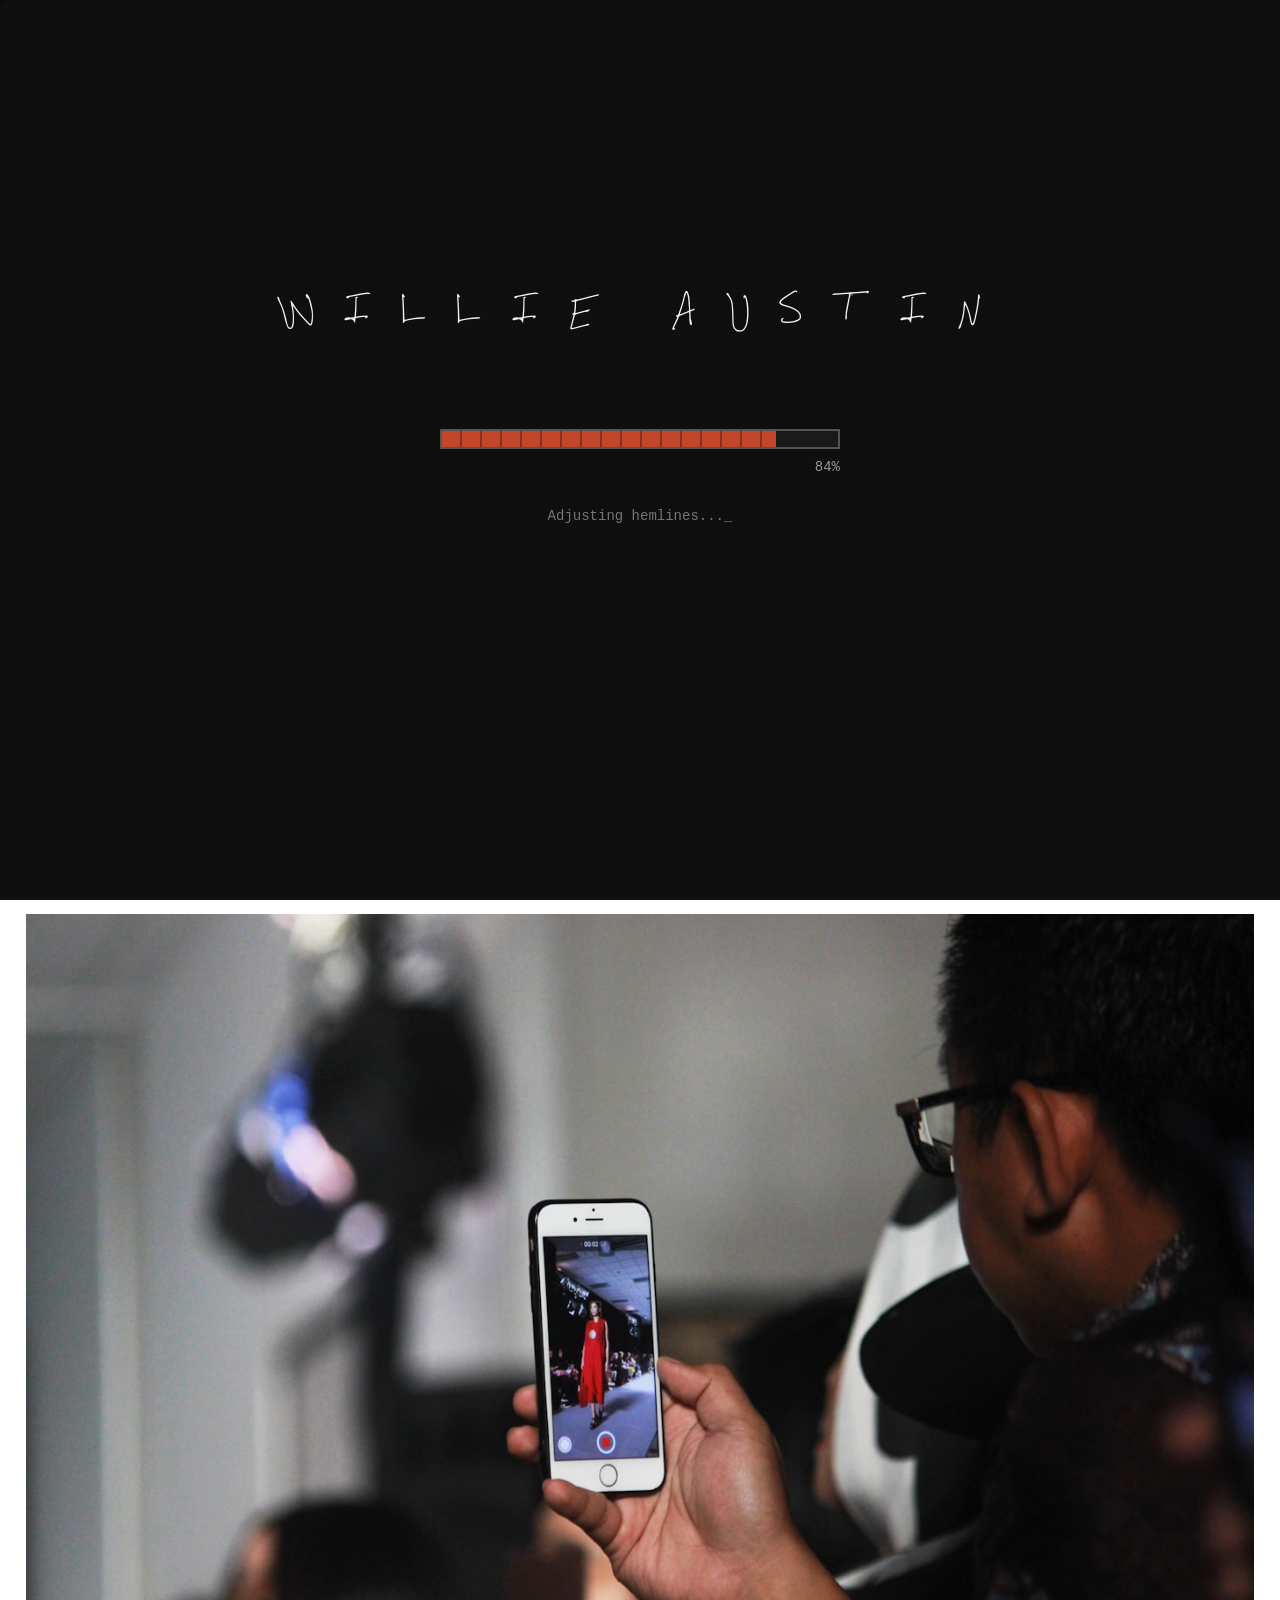
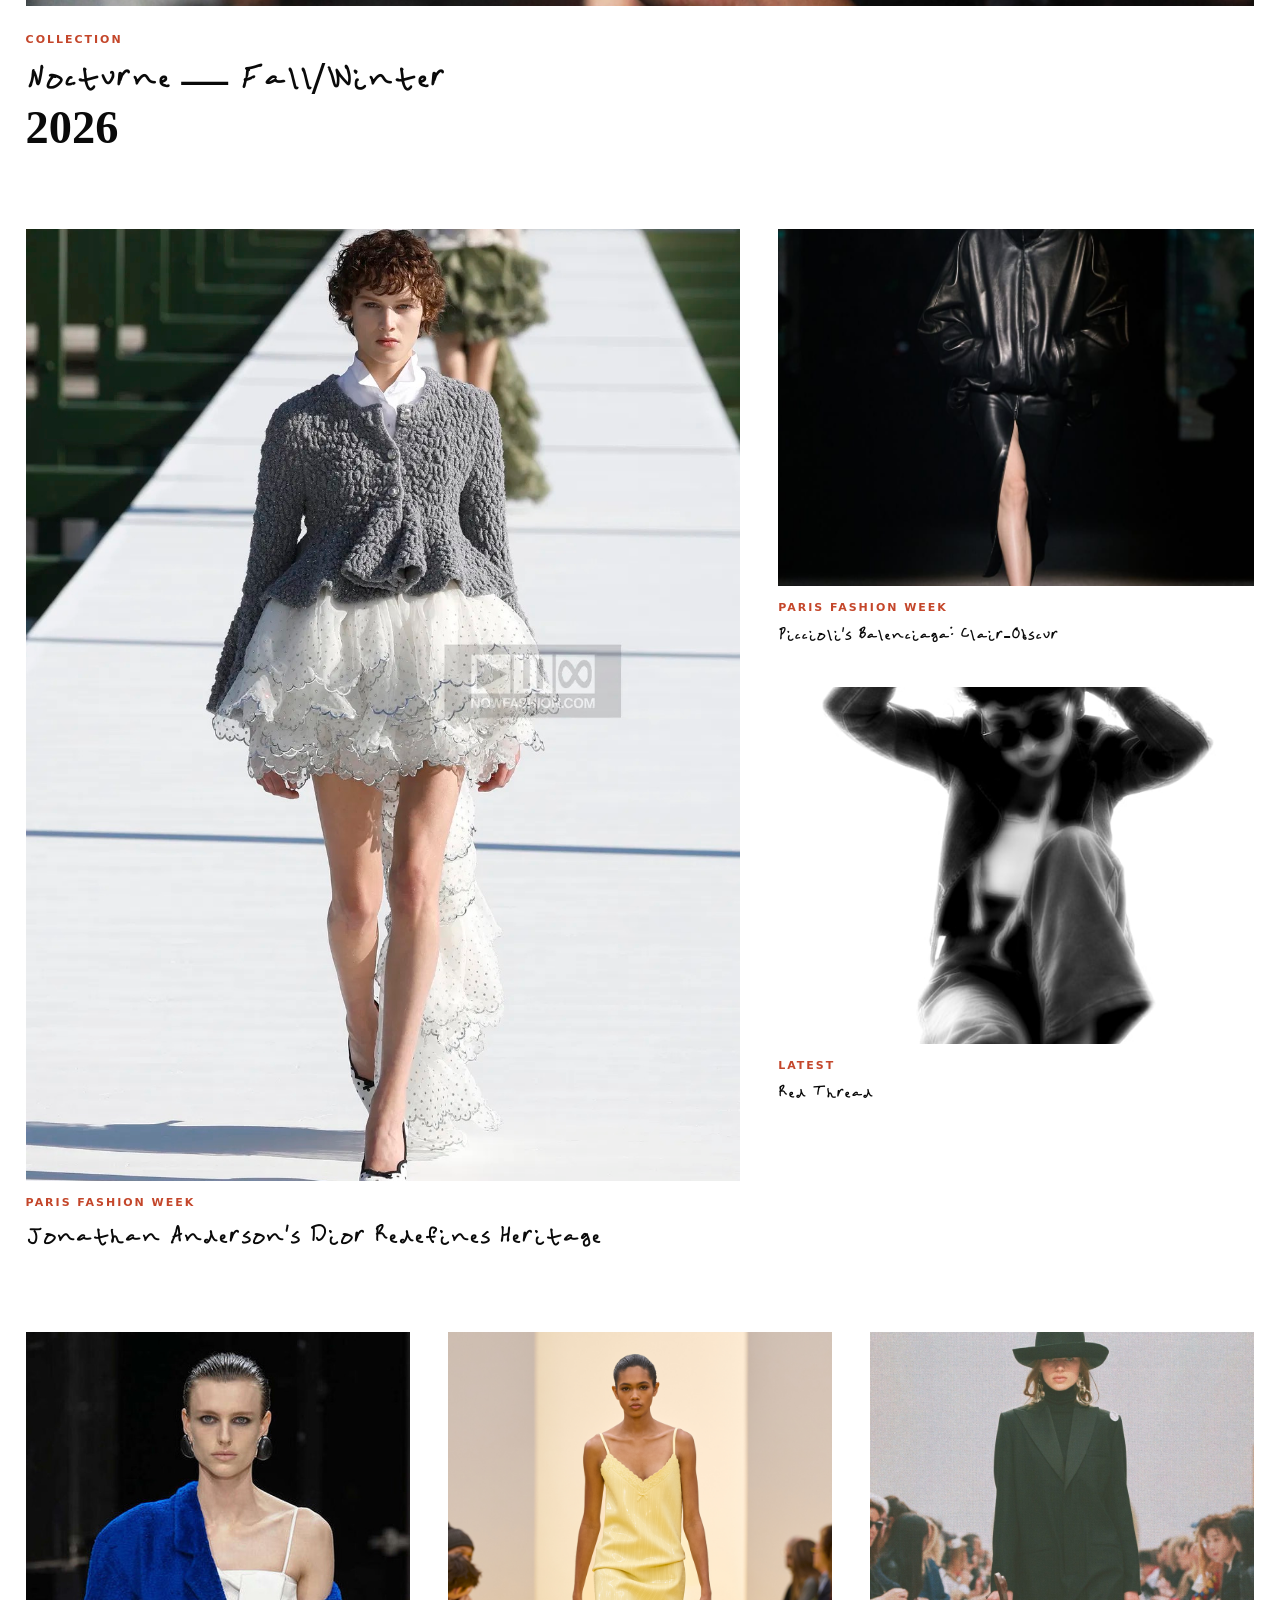
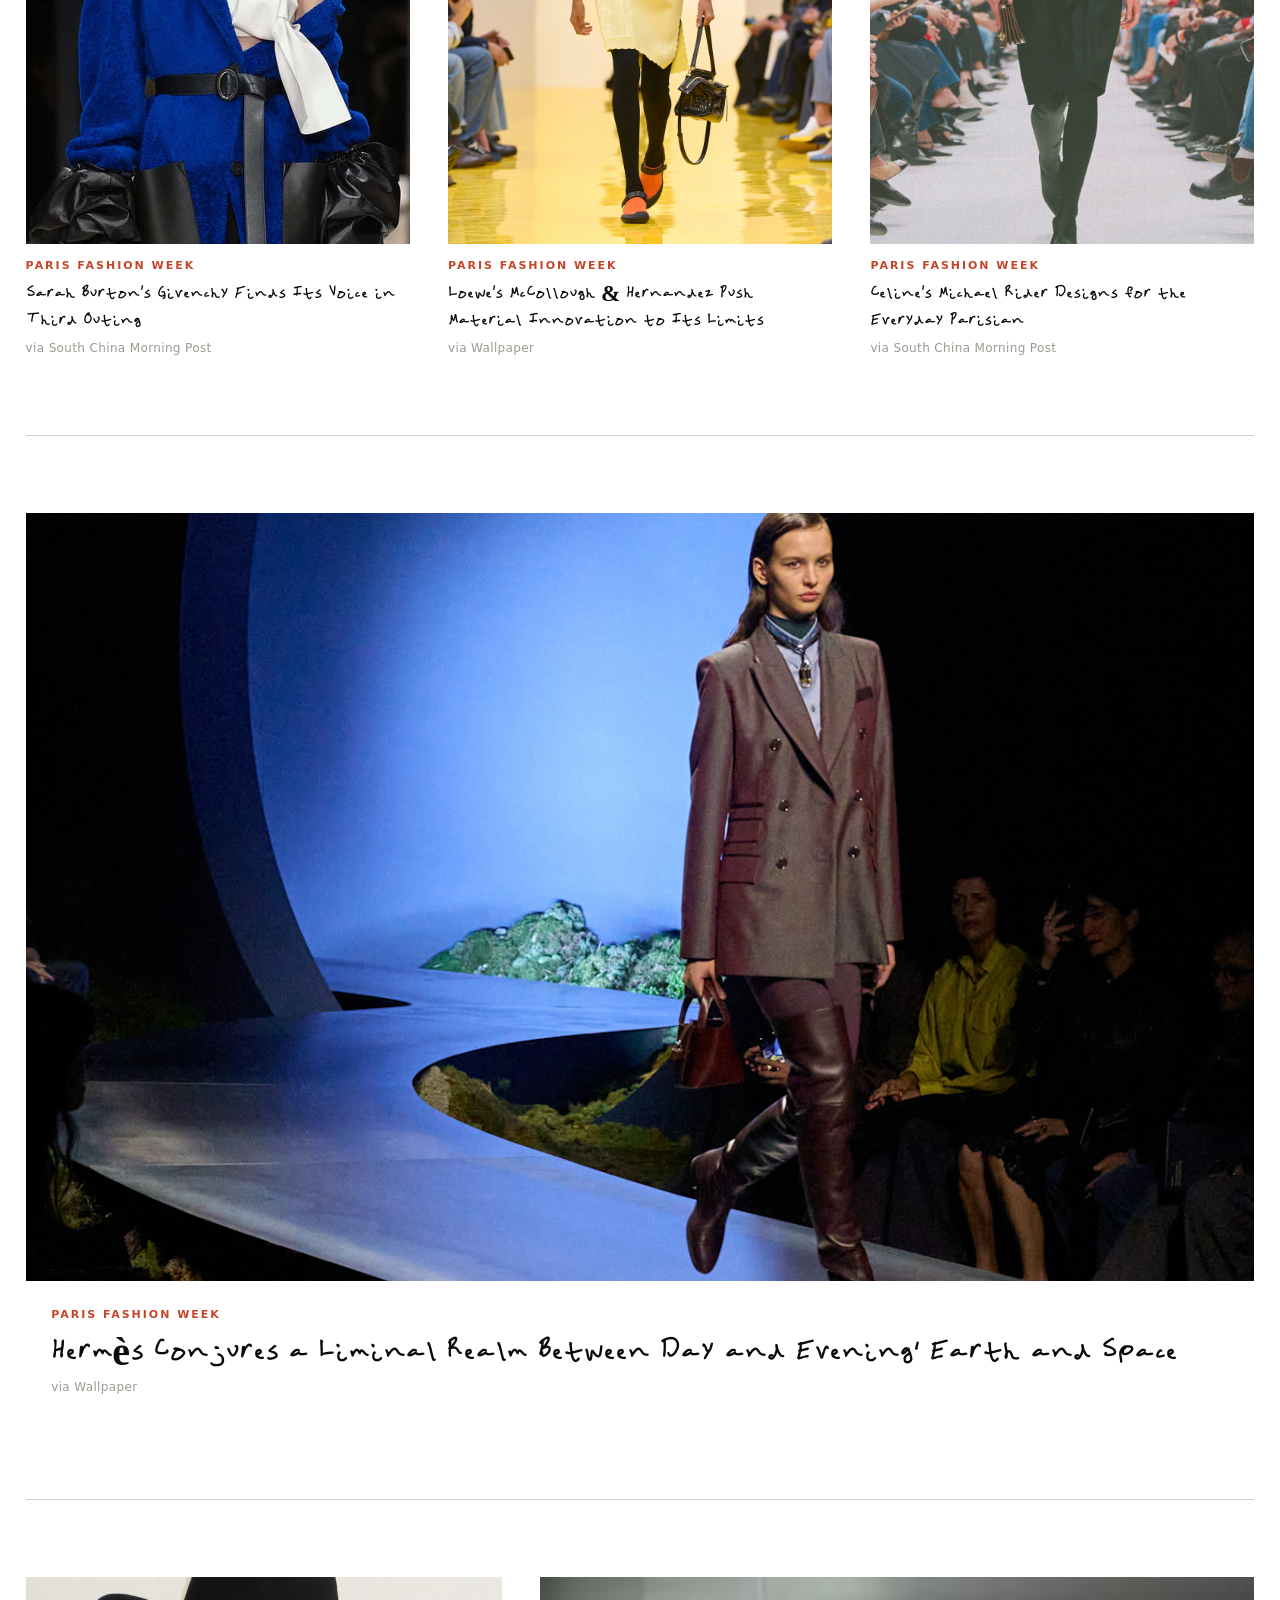
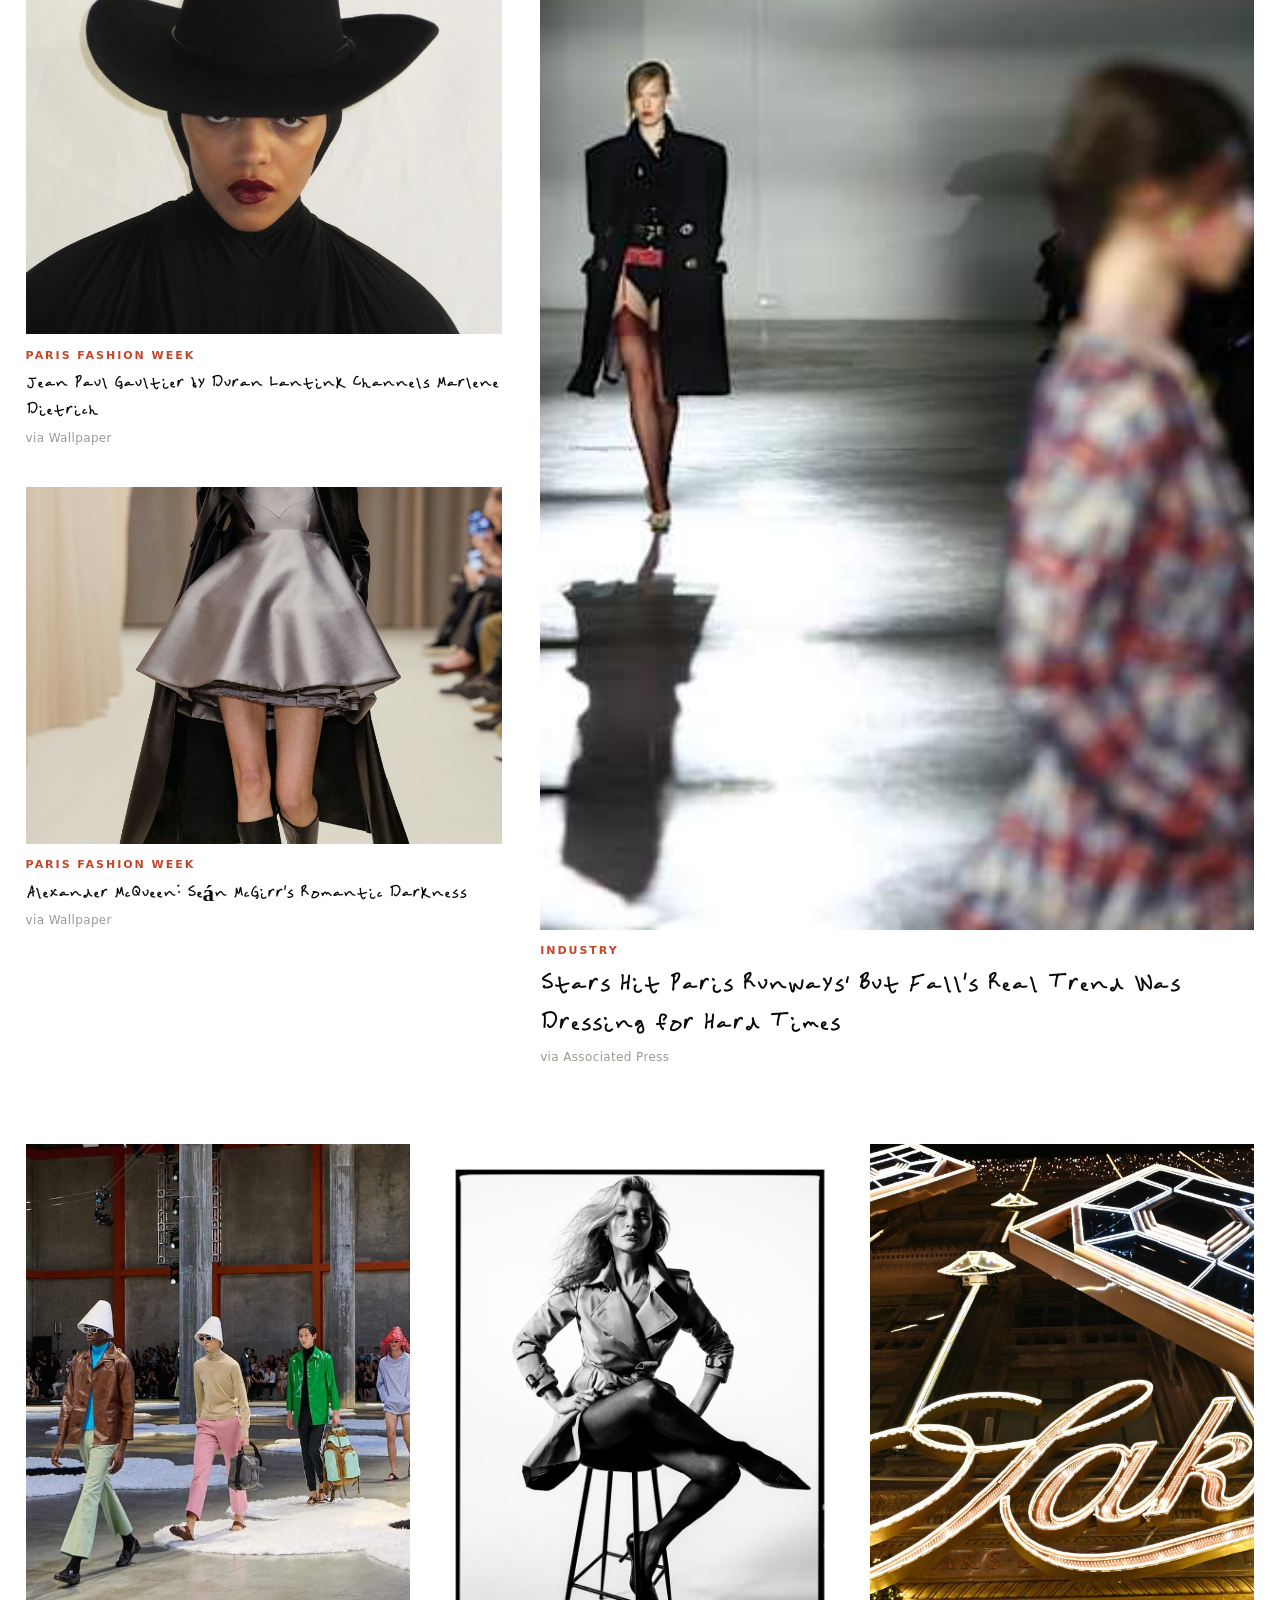
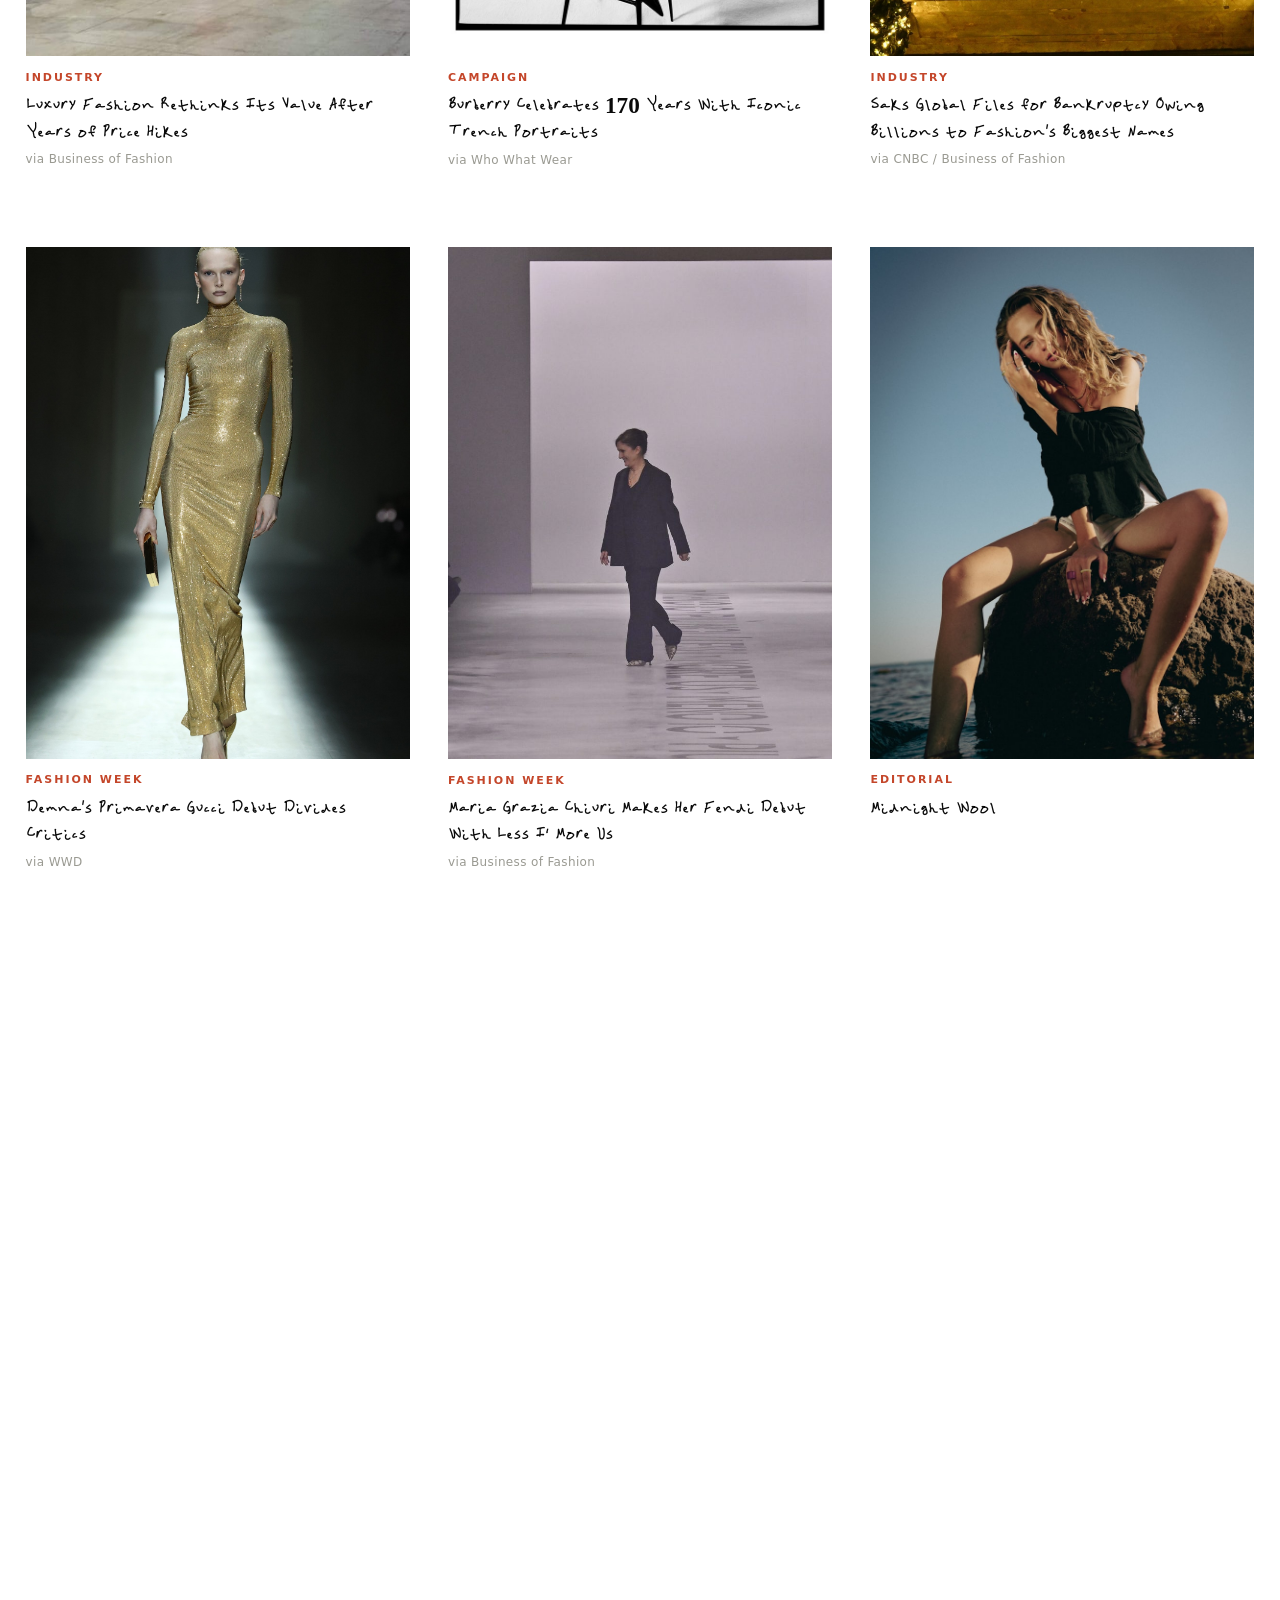
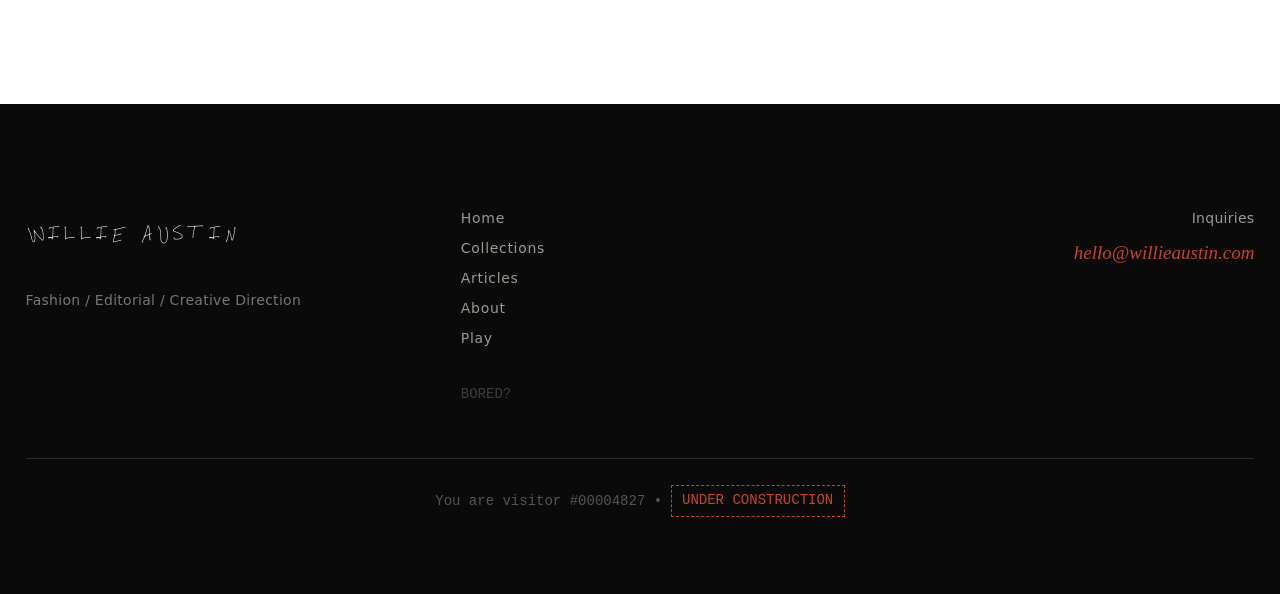
<file: index.html>
<!DOCTYPE html>
<html lang="en" data-theme="light">
<head>
  <meta charset="UTF-8">
  <meta name="viewport" content="width=device-width, initial-scale=1.0">
  <title>WILLIE AUSTIN — Fashion / Editorial / Creative Direction</title>
  <meta name="description" content="Willie Austin — Fashion designer and editorial creative. Collections, editorials, and creative direction.">

  <!-- Favicon -->
  <link rel="icon" href="favicon.ico" type="image/x-icon">

  <!-- Stylesheets -->
  <link rel="stylesheet" href="css/reset.css">
  <link rel="stylesheet" href="css/tokens.css">
  <link rel="stylesheet" href="css/typography.css">
  <link rel="stylesheet" href="css/layout.css">
  <link rel="stylesheet" href="css/utilities.css">
  <link rel="stylesheet" href="css/loading.css">
  <link rel="stylesheet" href="css/cover.css">
  <link rel="stylesheet" href="css/components.css">
  <link rel="stylesheet" href="css/vogue.css?v=2">
  <link rel="stylesheet" href="css/animations.css">
</head>
<body>

  <!-- ============================================
       LOADING SCREEN
       ============================================ -->
  <div class="loading-screen hidden" role="dialog" aria-label="Loading">
    <div class="loading-title">WILLIE AUSTIN</div>

    <div class="loading-bar-container">
      <div class="loading-bar-track">
        <div class="loading-bar-fill" role="progressbar" aria-valuenow="0" aria-valuemin="0" aria-valuemax="100"></div>
      </div>
      <div class="loading-percentage">0%</div>
    </div>

    <div class="loading-message" aria-live="polite">Loading haute couture...</div>

    <div class="loading-enter">
      <button type="button" aria-label="Enter site and start audio">CLICK TO ENTER</button>
    </div>
  </div>

  <!-- Page transition overlay -->
  <div class="page-transition" aria-hidden="true"></div>

  <!-- Custom cursor -->
  <div class="custom-cursor" aria-hidden="true"></div>

  <!-- ============================================
       MASTHEAD NAVIGATION
       ============================================ -->
  <header class="masthead" role="banner">
    <a href="index.html" class="masthead__logo" aria-label="Willie Austin — Home">WILLIE AUSTIN</a>

    <button class="menu-toggle" aria-label="Toggle navigation" aria-expanded="false">
      <span></span>
      <span></span>
      <span></span>
    </button>

    <nav class="masthead__nav" role="navigation" aria-label="Main navigation">
      <a href="index.html" class="nav-link active">Home</a>
      <a href="collection.html" class="nav-link">Collections</a>
      <a href="editorial.html" class="nav-link">Articles</a>
      <a href="about.html" class="nav-link">About</a>
      <a href="game.html" class="nav-link nav-link--play" data-hover-sound>Play</a>
    </nav>
  </header>

  <!-- ============================================
       COVER — Magazine Cover with Editorial Headlines
       ============================================ -->
  <section class="cover cover--editorial" aria-label="Cover">
    <div class="cover__image">
      <img src="assets/images/cover/hero.jpg" data-fallback="https://images.unsplash.com/photo-1686261387363-19086b744db9?w=1400&fit=crop&q=80" alt="Fashion editorial in black and white" loading="eager">
    </div>
    <div class="cover__overlay"></div>

    <h1 class="cover__title">Willie<br>Austin</h1>

    <!-- Cover headlines -->
    <div class="cover__headlines">
      <a href="collection.html" class="cover__headline-item">
        <span class="cover__headline-tag">New Collection</span>
        <span class="cover__headline-text">Nocturne — F/W 2026</span>
      </a>
      <a href="editorial.html" class="cover__headline-item">
        <span class="cover__headline-tag">Editorial</span>
        <span class="cover__headline-text">The New Silhouette</span>
      </a>
      <a href="about.html" class="cover__headline-item">
        <span class="cover__headline-tag">Profile</span>
        <span class="cover__headline-text">Meet the Designer</span>
      </a>
    </div>

    <p class="cover__tagline">Fashion / Editorial / Creative Direction</p>
  </section>

  <!-- ============================================
       MARQUEE TICKER
       ============================================ -->
  <div class="marquee no-print" aria-hidden="true">
    <div class="marquee__inner">
      <span class="marquee__text">PARIS FASHION WEEK WRAPS: Fall&rsquo;s Real Trend Was Dressing for Hard Times</span>
      <span class="marquee__separator">&bull;</span>
      <span class="marquee__text">Jonathan Anderson&rsquo;s Dior Tops Social Media With Lily-Pad Runway in the Tuileries</span>
      <span class="marquee__separator">&bull;</span>
      <span class="marquee__text">Piccioli&rsquo;s Second Balenciaga Show Explores Light &amp; Darkness</span>
      <span class="marquee__separator">&bull;</span>
      <span class="marquee__text">Sarah Burton&rsquo;s Givenchy Finds Its Voice</span>
      <span class="marquee__separator">&bull;</span>
      <span class="marquee__text">Loewe Goes Inflatable: 3D-Printed Latex and Rubber-Molded Trainers</span>
      <span class="marquee__separator">&bull;</span>
      <span class="marquee__text">Herm&egrave;s A/W 2026: Visible Zips, Silk Capes, and a Liminal Realm</span>
      <span class="marquee__separator">&bull;</span>
      <span class="marquee__text">Burberry Celebrates 170th Anniversary With Kate Moss Trench Campaign</span>
      <span class="marquee__separator">&bull;</span>
      <span class="marquee__text">9 of 15 Largest Luxury Houses Have New Creative Directors</span>
      <span class="marquee__separator">&bull;</span>
      <span class="marquee__text">Saks Global Files for Bankruptcy Owing $3.4 Billion</span>
      <span class="marquee__separator">&bull;</span>
      <span class="marquee__text">Demna&rsquo;s &ldquo;Primavera&rdquo; Gucci Debut Divides Critics</span>
      <span class="marquee__separator">&bull;</span>
      <!-- Duplicate set for seamless loop -->
      <span class="marquee__text">PARIS FASHION WEEK WRAPS: Fall&rsquo;s Real Trend Was Dressing for Hard Times</span>
      <span class="marquee__separator">&bull;</span>
      <span class="marquee__text">Jonathan Anderson&rsquo;s Dior Tops Social Media With Lily-Pad Runway in the Tuileries</span>
      <span class="marquee__separator">&bull;</span>
      <span class="marquee__text">Piccioli&rsquo;s Second Balenciaga Show Explores Light &amp; Darkness</span>
      <span class="marquee__separator">&bull;</span>
      <span class="marquee__text">Sarah Burton&rsquo;s Givenchy Finds Its Voice</span>
      <span class="marquee__separator">&bull;</span>
      <span class="marquee__text">Loewe Goes Inflatable: 3D-Printed Latex and Rubber-Molded Trainers</span>
      <span class="marquee__separator">&bull;</span>
      <span class="marquee__text">Herm&egrave;s A/W 2026: Visible Zips, Silk Capes, and a Liminal Realm</span>
      <span class="marquee__separator">&bull;</span>
      <span class="marquee__text">Burberry Celebrates 170th Anniversary With Kate Moss Trench Campaign</span>
      <span class="marquee__separator">&bull;</span>
      <span class="marquee__text">9 of 15 Largest Luxury Houses Have New Creative Directors</span>
      <span class="marquee__separator">&bull;</span>
      <span class="marquee__text">Saks Global Files for Bankruptcy Owing $3.4 Billion</span>
      <span class="marquee__separator">&bull;</span>
      <span class="marquee__text">Demna&rsquo;s &ldquo;Primavera&rdquo; Gucci Debut Divides Critics</span>
      <span class="marquee__separator">&bull;</span>
    </div>
  </div>

  <main id="stream" role="main"></main>

  <!-- ============================================
       FOOTER
       ============================================ -->
  <footer class="site-footer">
    <div class="footer__inner">
      <div>
        <div class="footer__brand">Willie Austin</div>
        <p class="caption mt-md" style="color:var(--gray-500);">Fashion / Editorial / Creative Direction</p>
      </div>

      <div class="footer__links">
        <a href="index.html">Home</a>
        <a href="collection.html">Collections</a>
        <a href="editorial.html">Articles</a>
        <a href="about.html">About</a>
        <a href="game.html">Play</a>
        <span class="easter-egg-link mt-md" onclick="window.location.href='game.html'">BORED?</span>
      </div>

      <div class="footer__contact">
        <p class="ui-text" style="color:var(--gray-400);margin-bottom:var(--space-xs);">Inquiries</p>
        <a href="mailto:hello@willieaustin.com">hello@willieaustin.com</a>
      </div>
    </div>

    <div class="visitor-counter">
      You are visitor #<span id="visitor-count">00004827</span> &bull;
      <span class="under-construction" title="Just kidding... or are we?">UNDER CONSTRUCTION</span>
    </div>
  </footer>

  <!-- Folio page number -->
  <div class="folio no-print" aria-hidden="true">
    <span class="folio__number">01</span>
  </div>

  <!-- Sound toggle -->
  <button class="sound-toggle no-print" aria-label="Toggle sound">
    <span class="sound-icon">&#9835;</span>
  </button>

  <!-- Inline content data (fallback for file:// protocol) -->
  <script>
window.__CONTENT_DATA__ = {
  "site.json": {"site_name":"WILLIE AUSTIN","tagline":"Fashion / Editorial / Creative Direction","email":"hello@willieaustin.com","visitor_count":"00004827","nav":[{"label":"Home","href":"index.html","id":"home"},{"label":"Collections","href":"collection.html","id":"collections"},{"label":"Articles","href":"editorial.html","id":"articles"},{"label":"About","href":"about.html","id":"about"},{"label":"Play","href":"game.html","id":"play","accent":true}],"footer_links":[{"label":"Home","href":"index.html"},{"label":"Collections","href":"collection.html"},{"label":"Articles","href":"editorial.html"},{"label":"About","href":"about.html"},{"label":"Play","href":"game.html"}],"ticker":["PARIS FASHION WEEK WRAPS: Fall\u2019s Real Trend Was Dressing for Hard Times","Jonathan Anderson\u2019s Dior Tops Social Media With Lily-Pad Runway in the Tuileries","Piccioli\u2019s Second Balenciaga Show Explores Light & Darkness","Sarah Burton\u2019s Givenchy Finds Its Voice","Loewe Goes Inflatable: 3D-Printed Latex and Rubber-Molded Trainers","Herm\u00e8s A/W 2026: Visible Zips, Silk Capes, and a Liminal Realm","Burberry Celebrates 170th Anniversary With Kate Moss Trench Campaign","9 of 15 Largest Luxury Houses Have New Creative Directors","Saks Global Files for Bankruptcy Owing $3.4 Billion","Demna\u2019s \u201cPrimavera\u201d Gucci Debut Divides Critics"]},
  "homepage.json": {"cover":{"title":"Willie\nAustin","headlines":[{"tag":"New Collection","text":"Nocturne \u2014 F/W 2026","href":"collection.html"},{"tag":"Editorial","text":"The New Silhouette","href":"editorial.html"},{"tag":"Profile","text":"Meet the Designer","href":"about.html"}],"image":"assets/images/cover/hero.jpg"},"featured":[{"category":"Collection","title":"Nocturne \u2014 Fall/Winter 2026","excerpt":"An exploration of shadow and structure. Twelve looks that move between architectural tailoring and fluid draping, rendered in a palette of midnight, charcoal, and burnt sienna.","cta":"View Collection \u2192","href":"collection.html","image":"assets/images/collections/nocturne/hero.jpg","lead":true},{"category":"Paris Fashion Week","title":"Jonathan Anderson\u2019s Dior Redefines Heritage","excerpt":"The Bar jacket, loosened and reinterpreted as pastel knits with fluted peplums \u2014 a runway skimming across a lily-pad pond in the Tuileries.","href":"editorial.html","image":"assets/images/news/dior-aw26.jpg"},{"category":"Paris Fashion Week","title":"Piccioli\u2019s Balenciaga: Clair-Obscur","excerpt":"Light and darkness collide in cocoon silhouettes, velvet gowns, and elevated denim.","href":"editorial.html","image":"assets/images/news/balenciaga-aw26.jpg"},{"category":"Latest","title":"Red Thread","excerpt":"Following a single red thread from first sketch to runway.","href":"editorial.html","image":"assets/images/editorials/red-thread/thumb.jpg"}],"stream":[{"type":"feature","category":"Paris Fashion Week","title":"Sarah Burton\u2019s Givenchy Finds Its Voice in Third Outing","excerpt":"Not proposing one ideal woman but many women and many ways of being strong. Exact tailoring, power suits, draped detachable sleeves, and a leopard-print sequin dress with fringes.","date":"March 7, 2026","source":"South China Morning Post","image":"assets/images/news/givenchy-aw26.jpg"},{"type":"duo","items":[{"category":"Paris Fashion Week","title":"Loewe\u2019s McCollough & Hernandez Push Material Innovation to Its Limits","excerpt":"3D-printed latex slip dresses, inflatable parkas, and rubber-molded trainers \u2014 luxury craftsmanship reimagined with whimsy.","date":"March 5, 2026","source":"Wallpaper","image":"assets/images/news/loewe-aw26.jpg"},{"category":"Paris Fashion Week","title":"Celine\u2019s Michael Rider Designs for the Everyday Parisian","excerpt":"The starting point for fall was a daily commute in Paris \u2014 loose trench coats over sequined dresses, navy coats with knotted leather belts.","date":"March 4, 2026","source":"South China Morning Post","image":"assets/images/news/celine-aw26.jpg"}]},{"type":"quote","text":"Fashion has to do with ideas, the way we live, what is happening."},{"type":"feature","category":"Paris Fashion Week","title":"Herm\u00e8s Conjures a Liminal Realm Between Day and Evening, Earth and Space","excerpt":"Nad\u00e8ge Vanh\u00e9e\u2019s A/W 2026 collection moved through shimmering silk twill, leather cycling shorts, and shearling bombers in dark blues and deep russets.","date":"March 8, 2026","source":"Wallpaper","image":"assets/images/news/hermes-aw26.jpg"},{"type":"duo","items":[{"category":"Paris Fashion Week","title":"Jean Paul Gaultier by Duran Lantink Channels Marlene Dietrich","excerpt":"Pinstriped suits, pleated black gowns, and Fair Isle knit bodysuits in a 43-look lineup.","date":"March 8, 2026","source":"Wallpaper","image":"assets/images/news/gaultier-aw26.jpg"},{"category":"Paris Fashion Week","title":"Alexander McQueen: Se\u00e1n McGirr\u2019s Romantic Darkness","excerpt":"Floral wallpaper patterns meet Gothic silhouettes, delicate lace, and chain-mail knitwear.","date":"March 6, 2026","source":"Wallpaper","image":"assets/images/news/mcqueen-aw26.jpg"}]},{"type":"stat","text":"9 of the 15 largest luxury houses appointed new creative directors in the past 12 months.","source":"Business of Fashion"},{"type":"feature","category":"Industry","title":"Stars Hit Paris Runways, But Fall\u2019s Real Trend Was Dressing for Hard Times","excerpt":"Across Paris Fashion Week, designers presented clothes that work in real life, not just on Instagram. The Fall 2026 season marked a decisive pivot toward pragmatism.","date":"March 9, 2026","source":"Associated Press","image":"assets/images/news/pfw-trend-aw26.jpg"},{"type":"duo","items":[{"category":"Industry","title":"Luxury Fashion Rethinks Its Value After Years of Price Hikes","excerpt":"After raising prices with no bump in quality or creativity, the industry is being forced to rebuild trust with shoppers.","date":"March 2026","source":"Business of Fashion","image":"assets/images/news/luxury-rethink.jpg"},{"category":"Campaign","title":"Burberry Celebrates 170 Years With Iconic Trench Portraits","excerpt":"Black-and-white portraits featuring Kate Moss, Daisy Edgar-Jones, Teyana Taylor, and Kid Cudi.","date":"March 2026","source":"Who What Wear","image":"assets/images/news/burberry-170.jpg"}]},{"type":"quote","text":"The most interesting clothes are the ones that show their making."},{"type":"duo","items":[{"category":"Industry","title":"Saks Global Files for Bankruptcy Owing Billions to Fashion\u2019s Biggest Names","excerpt":"Parent of Saks Fifth Avenue, Neiman Marcus, and Bergdorf Goodman filed Chapter 11 after missing a $100 million debt payment.","date":"January 2026","source":"CNBC / Business of Fashion","image":"assets/images/news/saks.jpg"},{"category":"Fashion Week","title":"Demna\u2019s Primavera Gucci Debut Divides Critics","excerpt":"Ultra-minimal seamless garments cut close to the body, inspired by Botticelli. Kate Moss closed the show.","date":"February 28, 2026","source":"WWD","image":"assets/images/news/gucci.jpg"}]},{"type":"feature","category":"Fashion Week","title":"Maria Grazia Chiuri Makes Her Fendi Debut With Less I, More Us","excerpt":"The Italian designer presented her first collection as Fendi creative director at Milan Fashion Week.","date":"February 26, 2026","source":"Business of Fashion","image":"assets/images/news/fendi.jpg"}],"studio_content":[{"category":"Editorial","title":"Midnight Wool","excerpt":"On dead stock fabric, rust stains, designing at 1 AM, and the conversation between cloth and the person inside it.","date":"March 2026","href":"editorial-midnight-wool.html","image":"assets/images/editorials/midnight-wool/hero.jpg"},{"category":"Editorial","title":"Raw Material: The Case for Imperfect Fashion","excerpt":"A long-form essay on raw edges, visible seams, and unfinished hems as a design philosophy.","date":"November 2025","href":"editorial.html","image":"assets/images/editorials/raw-material/thumb.jpg"},{"category":"Collection","title":"Soft Architecture \u2014 S/S 2026","excerpt":"Structured forms in flowing fabrics. A contradiction made wearable.","date":"October 2025","href":"collection.html","image":"assets/images/collections/soft-architecture/thumb.jpg"},{"category":"Photo Story","title":"Red Thread","excerpt":"Following a single red thread from first sketch to final stitch to runway to street.","date":"August 2025","href":"editorial.html","image":"assets/images/editorials/red-thread/thumb.jpg"}],"personal_quote":"Creating is the most honest thing I know how to do."}
};
  </script>

  <!-- Scripts -->
  <script src="js/images.js"></script>
  <script src="js/sounds.js"></script>
  <script src="js/loading.js"></script>
  <script src="js/nav.js"></script>
  <script src="js/cursor.js"></script>
  <script src="js/reveal.js"></script>
  <script src="js/transitions.js"></script>
  <script src="js/content.js?v=3"></script>
  <script src="js/main.js"></script>
</body>
</html>
</file>
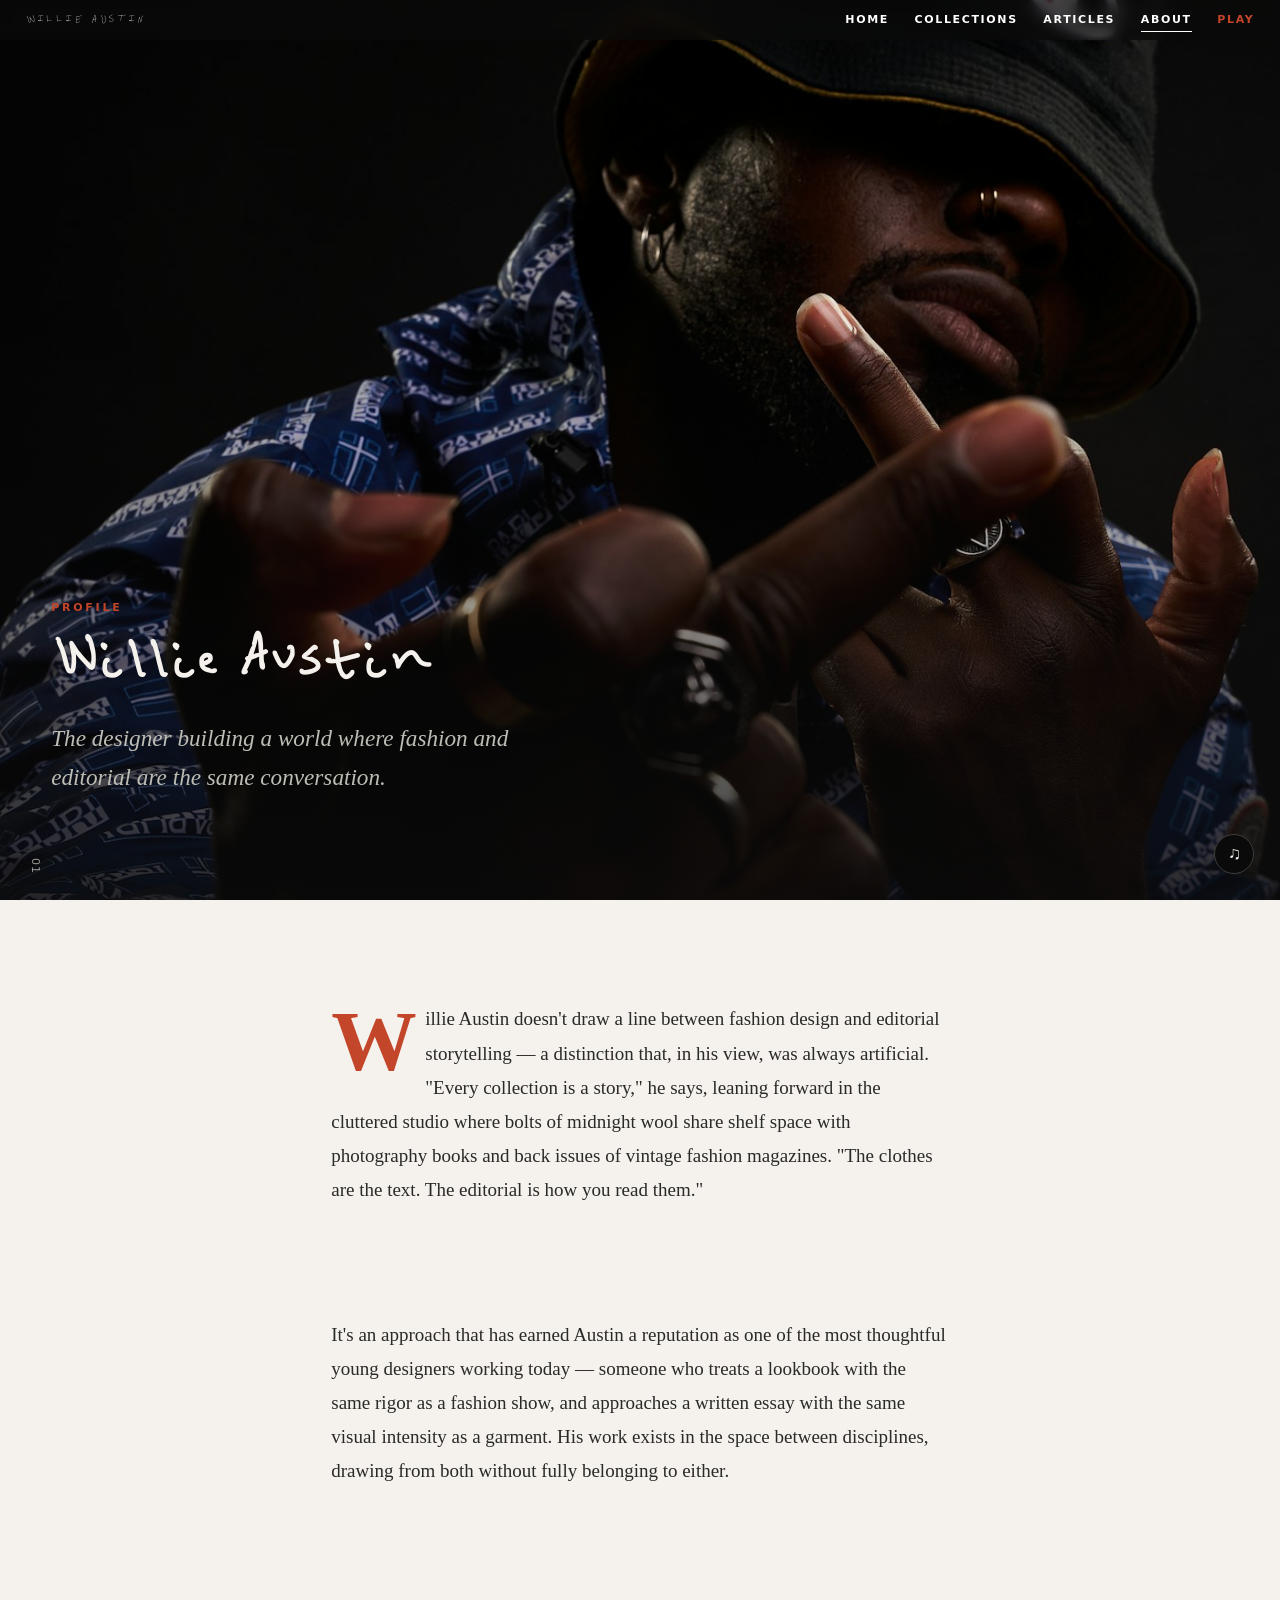
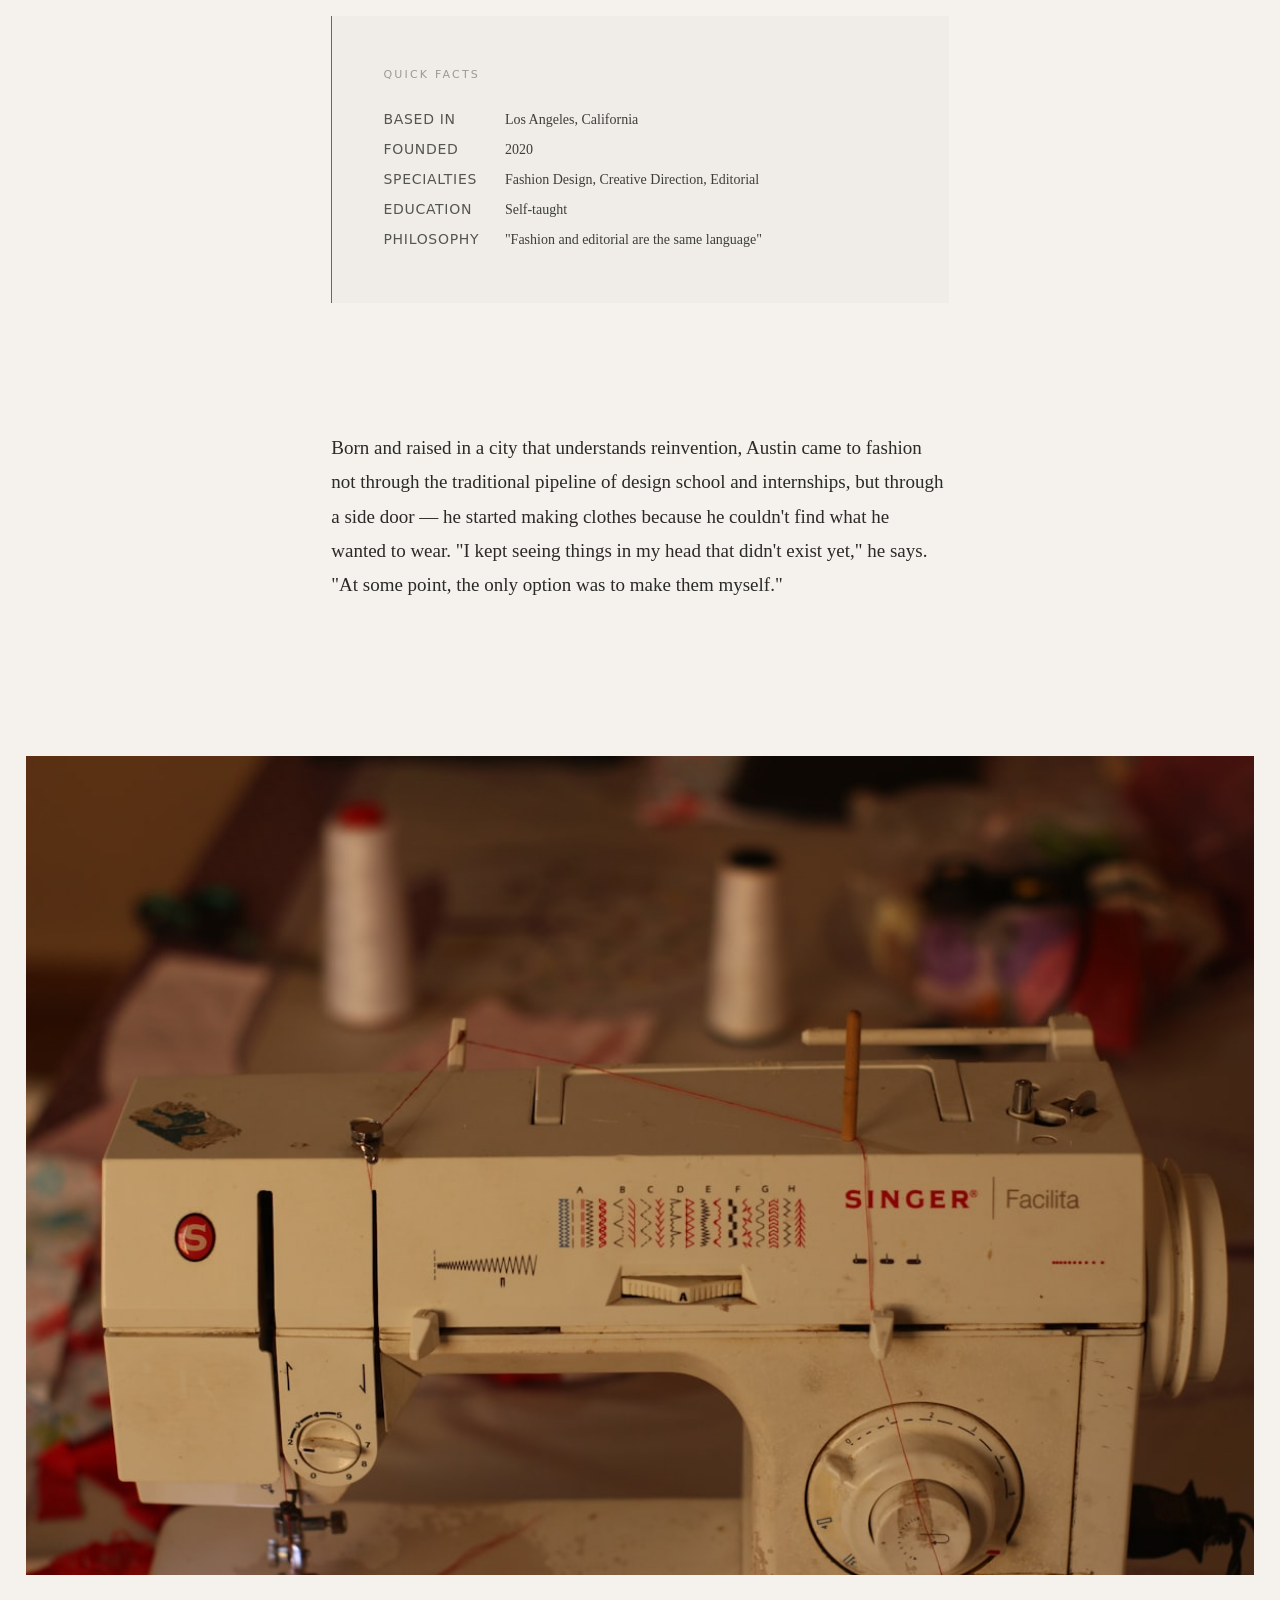
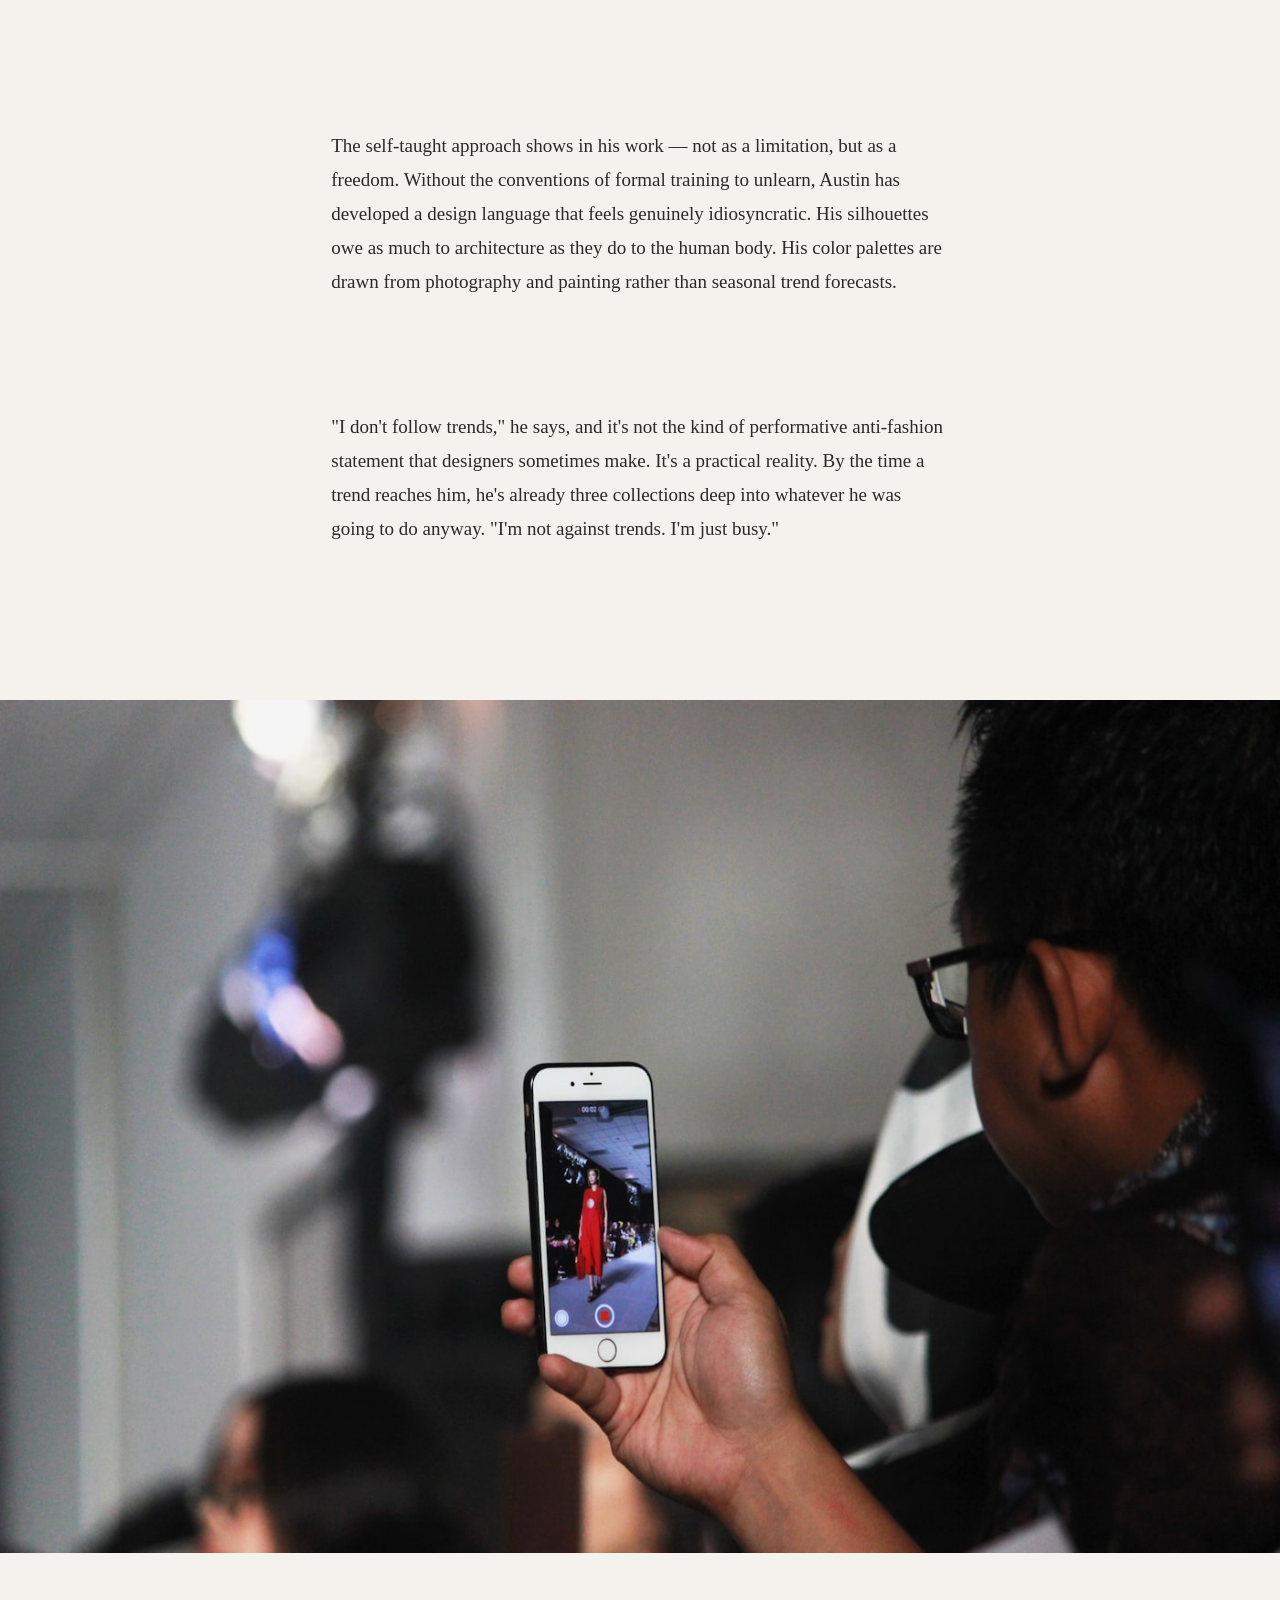
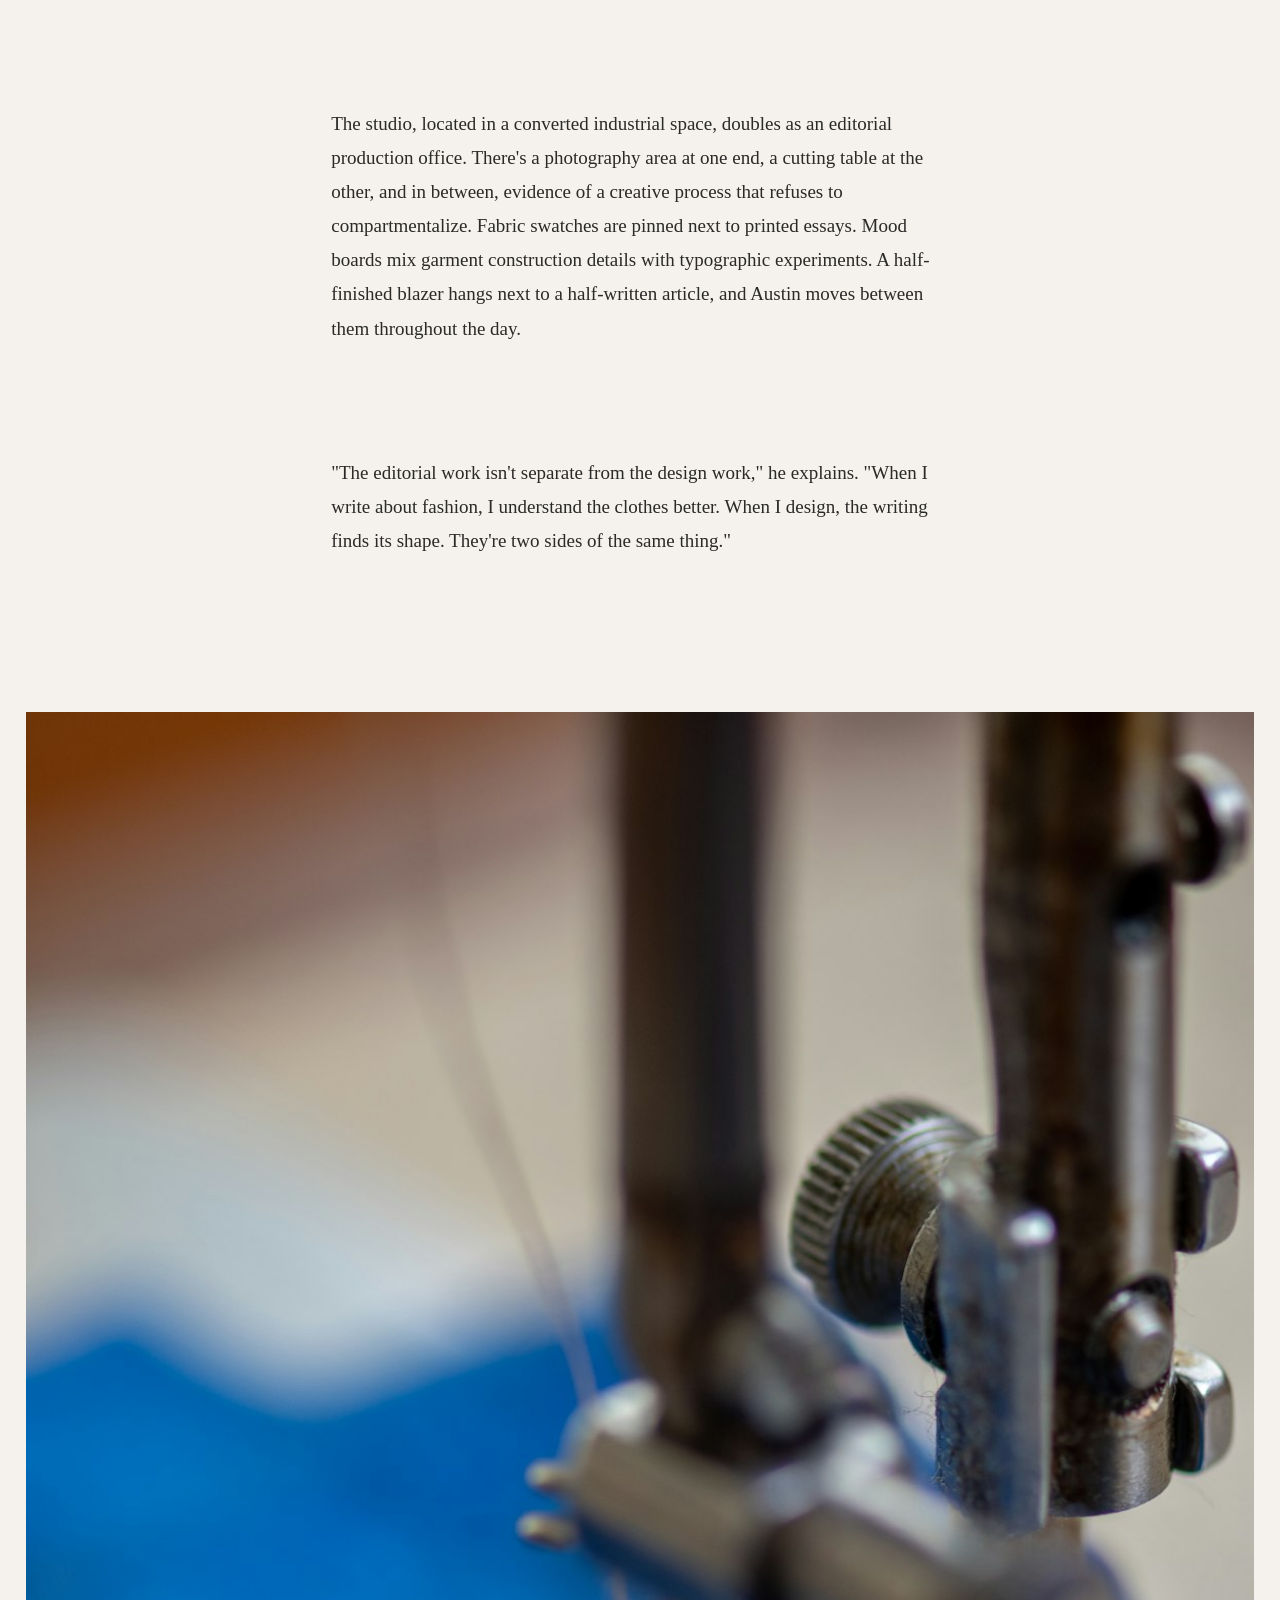
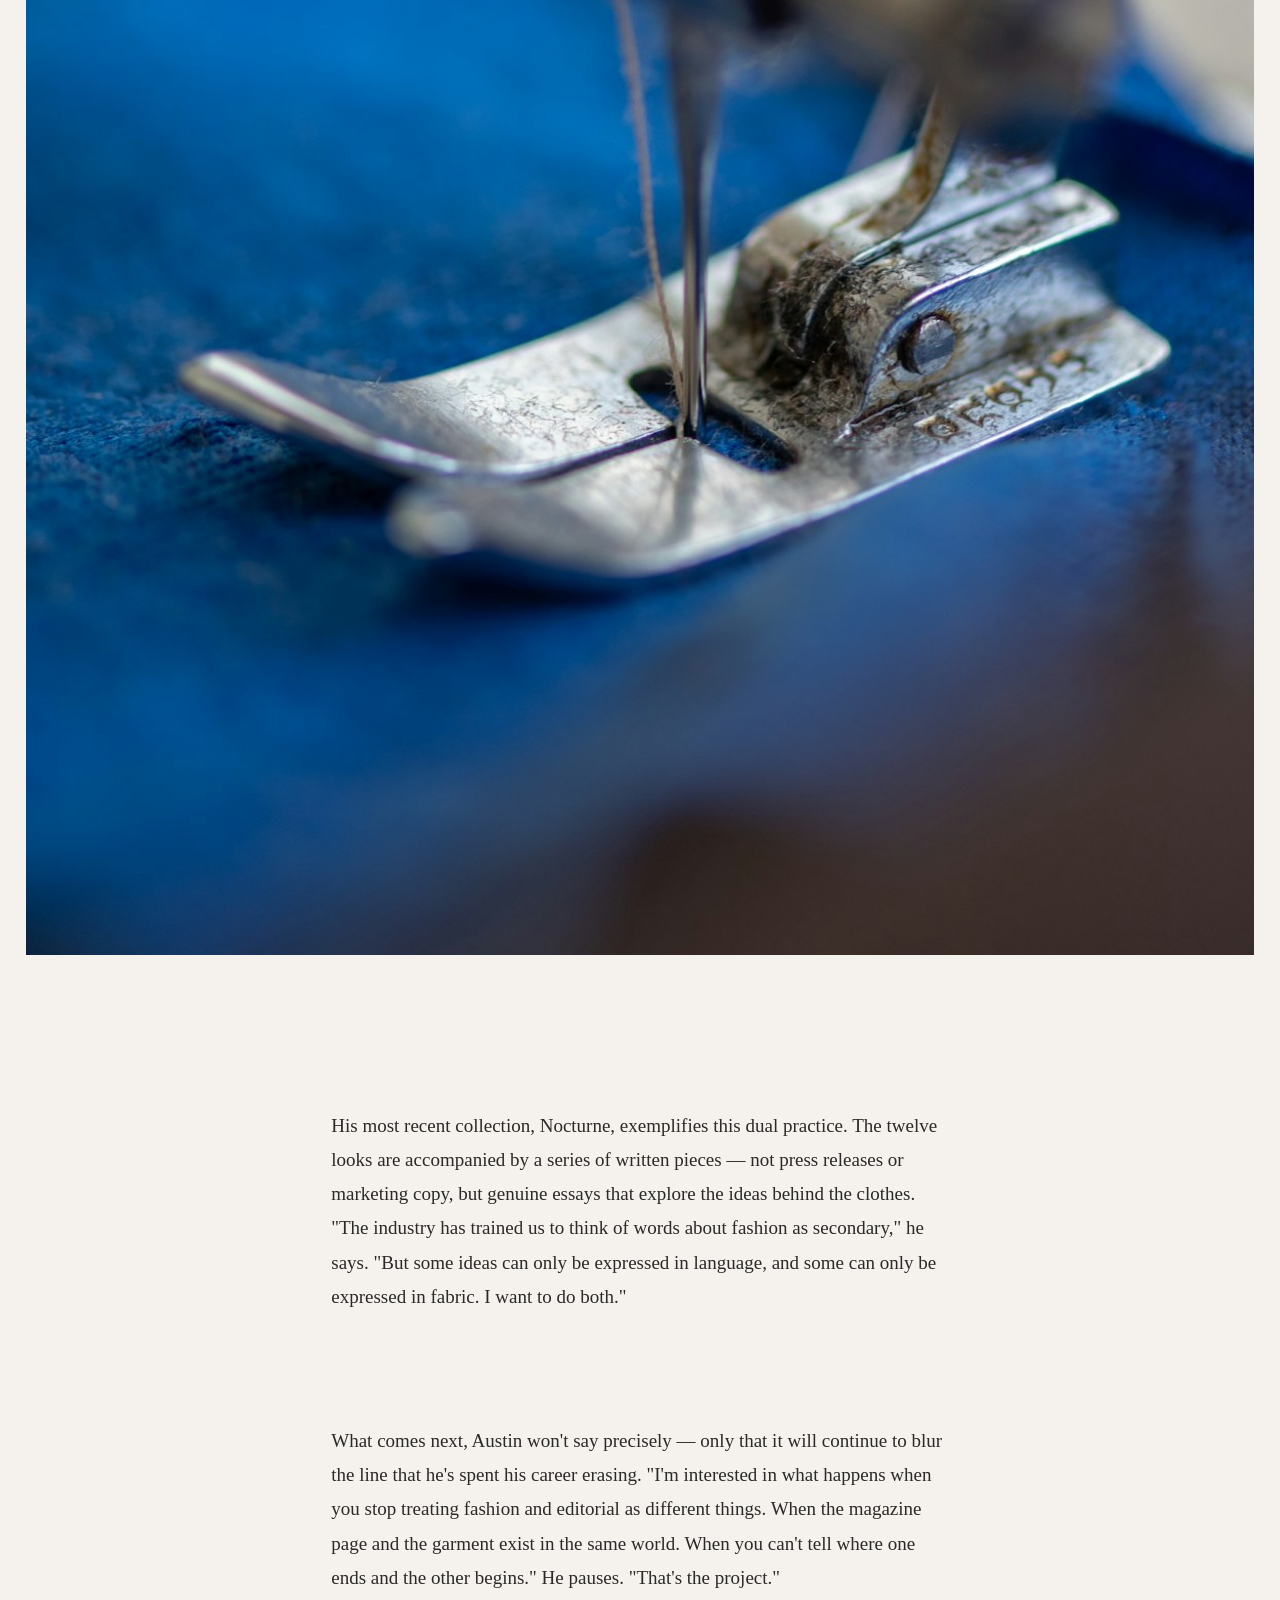
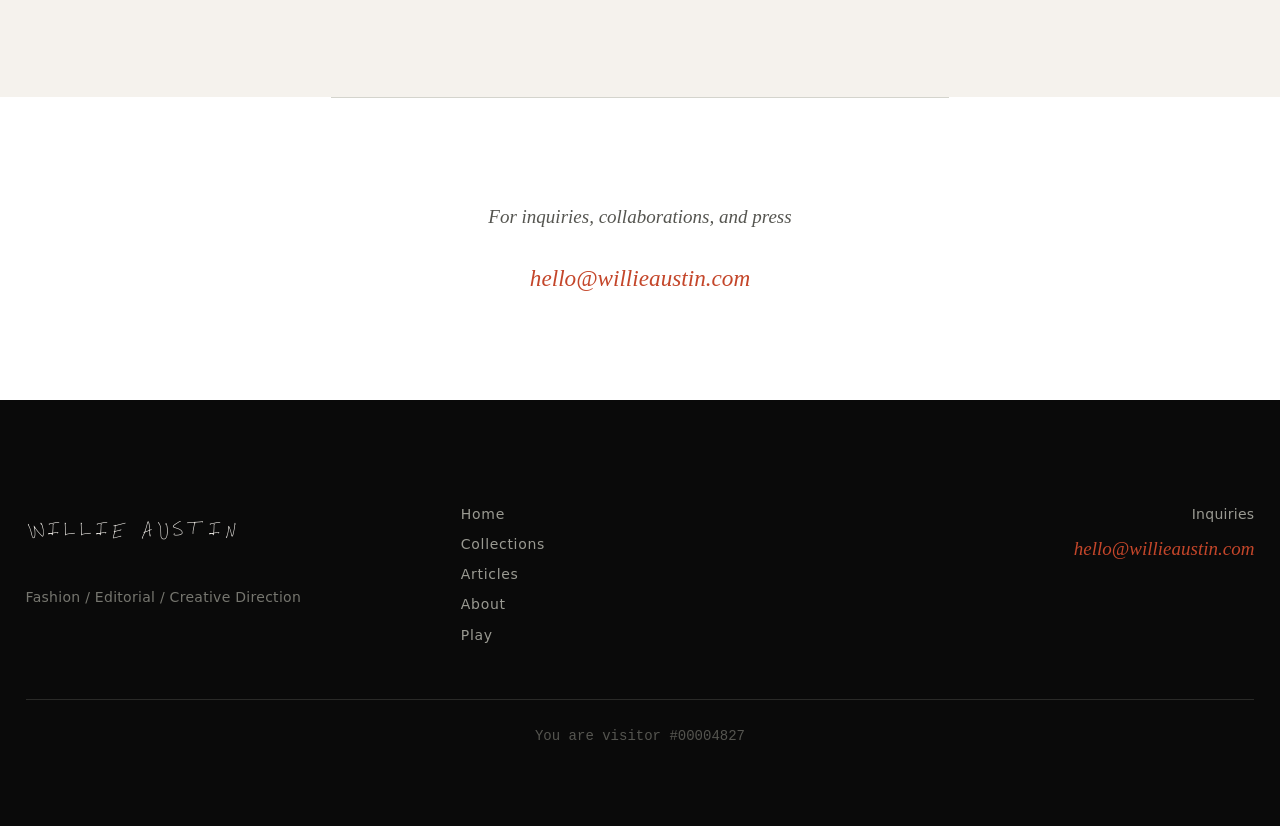
<file: about.html>
<!DOCTYPE html>
<html lang="en" data-theme="light">
<head>
  <meta charset="UTF-8">
  <meta name="viewport" content="width=device-width, initial-scale=1.0">
  <title>About | WILLIE AUSTIN</title>
  <meta name="description" content="Willie Austin — fashion designer, editorial creative, and creative director. A profile.">
  <link rel="icon" href="favicon.ico" type="image/x-icon">

  <link rel="stylesheet" href="css/reset.css">
  <link rel="stylesheet" href="css/tokens.css">
  <link rel="stylesheet" href="css/typography.css">
  <link rel="stylesheet" href="css/layout.css">
  <link rel="stylesheet" href="css/utilities.css">
  <link rel="stylesheet" href="css/components.css">
  <link rel="stylesheet" href="css/about.css">
  <link rel="stylesheet" href="css/animations.css">
</head>
<body>

  <!-- Reading progress bar -->
  <div class="reading-progress" aria-hidden="true"></div>

  <!-- Page transition overlay -->
  <div class="page-transition" aria-hidden="true"></div>

  <!-- Custom cursor -->
  <div class="custom-cursor" aria-hidden="true"></div>

  <!-- Masthead -->
  <header class="masthead" role="banner">
    <a href="index.html" class="masthead__logo" aria-label="Willie Austin — Home">WILLIE AUSTIN</a>
    <button class="menu-toggle" aria-label="Toggle navigation" aria-expanded="false">
      <span></span><span></span><span></span>
    </button>
    <nav class="masthead__nav" role="navigation" aria-label="Main navigation">
      <a href="index.html" class="nav-link">Home</a>
      <a href="collection.html" class="nav-link">Collections</a>
      <a href="editorial.html" class="nav-link">Articles</a>
      <a href="about.html" class="nav-link active">About</a>
      <a href="game.html" class="nav-link nav-link--play" data-hover-sound>Play</a>
    </nav>
  </header>

  <!-- Profile Hero — Full-bleed dramatic portrait -->
  <section class="profile-hero">
    <div class="profile-hero__image">
      <img src="assets/images/about/portrait.jpg" data-fallback="https://images.unsplash.com/photo-1635631191694-8fc637d53429?w=1400&fit=crop&q=80" alt="Willie Austin — dramatic portrait of the designer in studio lighting" loading="eager">
    </div>
    <div class="profile-hero__overlay"></div>
    <div class="profile-hero__content reveal">
      <span class="profile-hero__label">Profile</span>
      <h1 class="profile-hero__name">Willie Austin</h1>
      <p class="profile-hero__subtitle">The designer building a world where fashion and editorial are the same conversation.</p>
    </div>
  </section>

  <!-- Profile Body — written in third-person editorial voice -->
  <main class="profile-body">
    <div class="editorial-grid">

      <p class="drop-cap">Willie Austin doesn't draw a line between fashion design and editorial storytelling — a distinction that, in his view, was always artificial. "Every collection is a story," he says, leaning forward in the cluttered studio where bolts of midnight wool share shelf space with photography books and back issues of vintage fashion magazines. "The clothes are the text. The editorial is how you read them."</p>

      <p>It's an approach that has earned Austin a reputation as one of the most thoughtful young designers working today — someone who treats a lookbook with the same rigor as a fashion show, and approaches a written essay with the same visual intensity as a garment. His work exists in the space between disciplines, drawing from both without fully belonging to either.</p>

      <!-- Facts sidebar -->
      <aside class="profile-facts reveal">
        <h3>Quick Facts</h3>
        <dl>
          <dt>Based in</dt>
          <dd>Los Angeles, California</dd>
          <dt>Founded</dt>
          <dd>2020</dd>
          <dt>Specialties</dt>
          <dd>Fashion Design, Creative Direction, Editorial</dd>
          <dt>Education</dt>
          <dd>Self-taught</dd>
          <dt>Philosophy</dt>
          <dd>"Fashion and editorial are the same language"</dd>
        </dl>
      </aside>

      <p>Born and raised in a city that understands reinvention, Austin came to fashion not through the traditional pipeline of design school and internships, but through a side door — he started making clothes because he couldn't find what he wanted to wear. "I kept seeing things in my head that didn't exist yet," he says. "At some point, the only option was to make them myself."</p>

      <!-- Wide image -->
      <div class="image-wide reveal">
        <img src="assets/images/about/studio-wide.jpg" data-fallback="https://images.unsplash.com/photo-1658686394426-65e11b19546a?w=1200&fit=crop&q=80" alt="Panoramic view of the design studio with fabric and equipment" loading="lazy">
      </div>

      <p>The self-taught approach shows in his work — not as a limitation, but as a freedom. Without the conventions of formal training to unlearn, Austin has developed a design language that feels genuinely idiosyncratic. His silhouettes owe as much to architecture as they do to the human body. His color palettes are drawn from photography and painting rather than seasonal trend forecasts.</p>

      <p>"I don't follow trends," he says, and it's not the kind of performative anti-fashion statement that designers sometimes make. It's a practical reality. By the time a trend reaches him, he's already three collections deep into whatever he was going to do anyway. "I'm not against trends. I'm just busy."</p>

      <!-- Full-bleed image -->
      <div class="image-full reveal">
        <img src="assets/images/about/full-bleed.jpg" data-fallback="https://images.unsplash.com/photo-1574320567434-08788f5cc928?w=1400&fit=crop&q=80" alt="Bold accent color fashion imagery — editorial design in motion" loading="lazy">
      </div>

      <p>The studio, located in a converted industrial space, doubles as an editorial production office. There's a photography area at one end, a cutting table at the other, and in between, evidence of a creative process that refuses to compartmentalize. Fabric swatches are pinned next to printed essays. Mood boards mix garment construction details with typographic experiments. A half-finished blazer hangs next to a half-written article, and Austin moves between them throughout the day.</p>

      <p>"The editorial work isn't separate from the design work," he explains. "When I write about fashion, I understand the clothes better. When I design, the writing finds its shape. They're two sides of the same thing."</p>

      <!-- Wide image -->
      <div class="image-wide reveal">
        <img src="assets/images/about/process-wide.jpg" data-fallback="https://images.unsplash.com/photo-1625479142928-c2f2914318f2?w=1200&fit=crop&q=80" alt="Behind the scenes — the creative process of garment construction and design" loading="lazy">
      </div>

      <p>His most recent collection, Nocturne, exemplifies this dual practice. The twelve looks are accompanied by a series of written pieces — not press releases or marketing copy, but genuine essays that explore the ideas behind the clothes. "The industry has trained us to think of words about fashion as secondary," he says. "But some ideas can only be expressed in language, and some can only be expressed in fabric. I want to do both."</p>

      <p>What comes next, Austin won't say precisely — only that it will continue to blur the line that he's spent his career erasing. "I'm interested in what happens when you stop treating fashion and editorial as different things. When the magazine page and the garment exist in the same world. When you can't tell where one ends and the other begins." He pauses. "That's the project."</p>

    </div>
  </main>

  <!-- Contact Sign-off -->
  <div class="profile-signoff">
    <p>For inquiries, collaborations, and press</p>
    <a href="mailto:hello@willieaustin.com">hello@willieaustin.com</a>
  </div>

  <!-- Footer -->
  <footer class="site-footer">
    <div class="footer__inner">
      <div>
        <div class="footer__brand">Willie Austin</div>
        <p class="caption mt-md" style="color:var(--gray-500);">Fashion / Editorial / Creative Direction</p>
      </div>
      <div class="footer__links">
        <a href="index.html">Home</a>
        <a href="collection.html">Collections</a>
        <a href="editorial.html">Articles</a>
        <a href="about.html">About</a>
        <a href="game.html">Play</a>
      </div>
      <div class="footer__contact">
        <p class="ui-text" style="color:var(--gray-400);margin-bottom:var(--space-xs);">Inquiries</p>
        <a href="mailto:hello@willieaustin.com">hello@willieaustin.com</a>
      </div>
    </div>
    <div class="visitor-counter">
      You are visitor #<span>00004827</span>
    </div>
  </footer>

  <!-- Folio -->
  <div class="folio no-print" aria-hidden="true"><span class="folio__number">01</span></div>

  <!-- Sound toggle -->
  <button class="sound-toggle no-print" aria-label="Toggle sound">
    <span class="sound-icon">&#9835;</span>
  </button>

  <script src="js/images.js"></script>
  <script src="js/sounds.js"></script>
  <script src="js/nav.js"></script>
  <script src="js/cursor.js"></script>
  <script src="js/reveal.js"></script>
  <script src="js/transitions.js"></script>
  <script src="js/content.js?v=3"></script>
  <script src="js/main.js"></script>
</body>
</html>
</file>
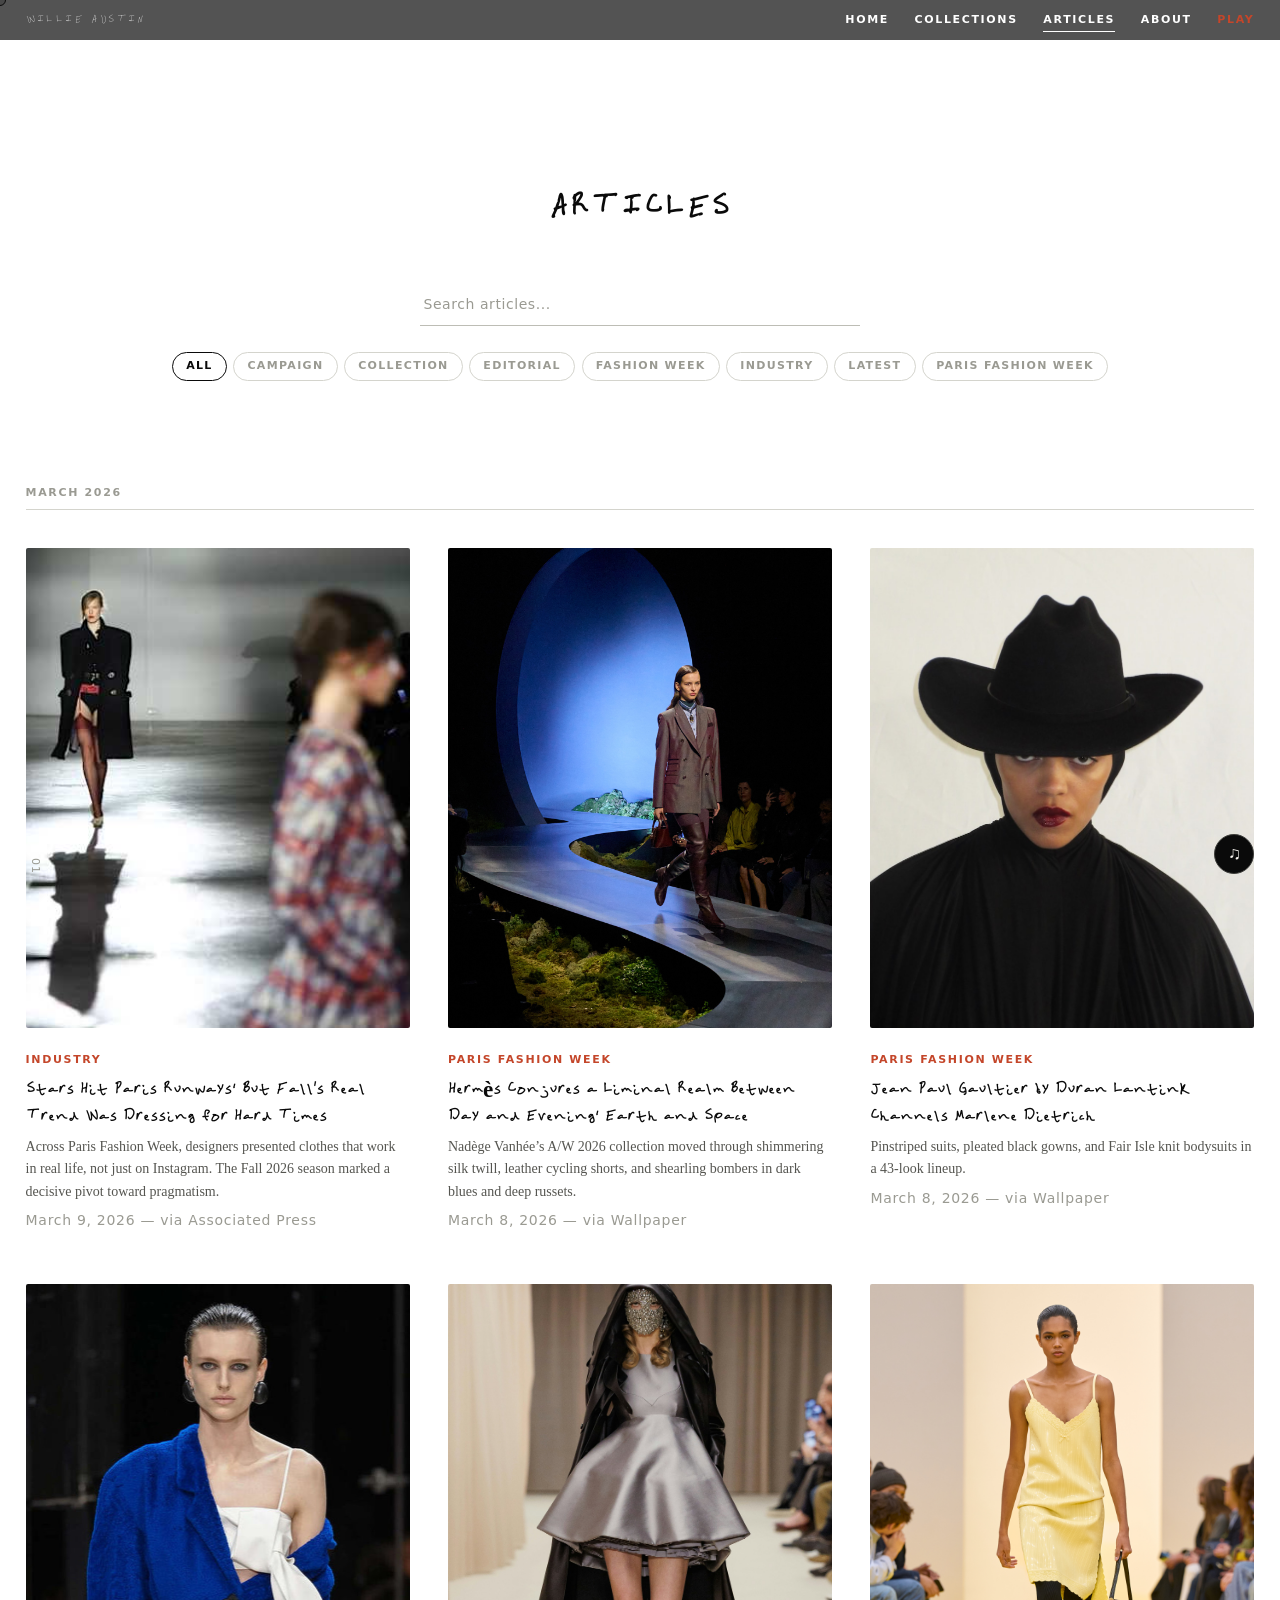
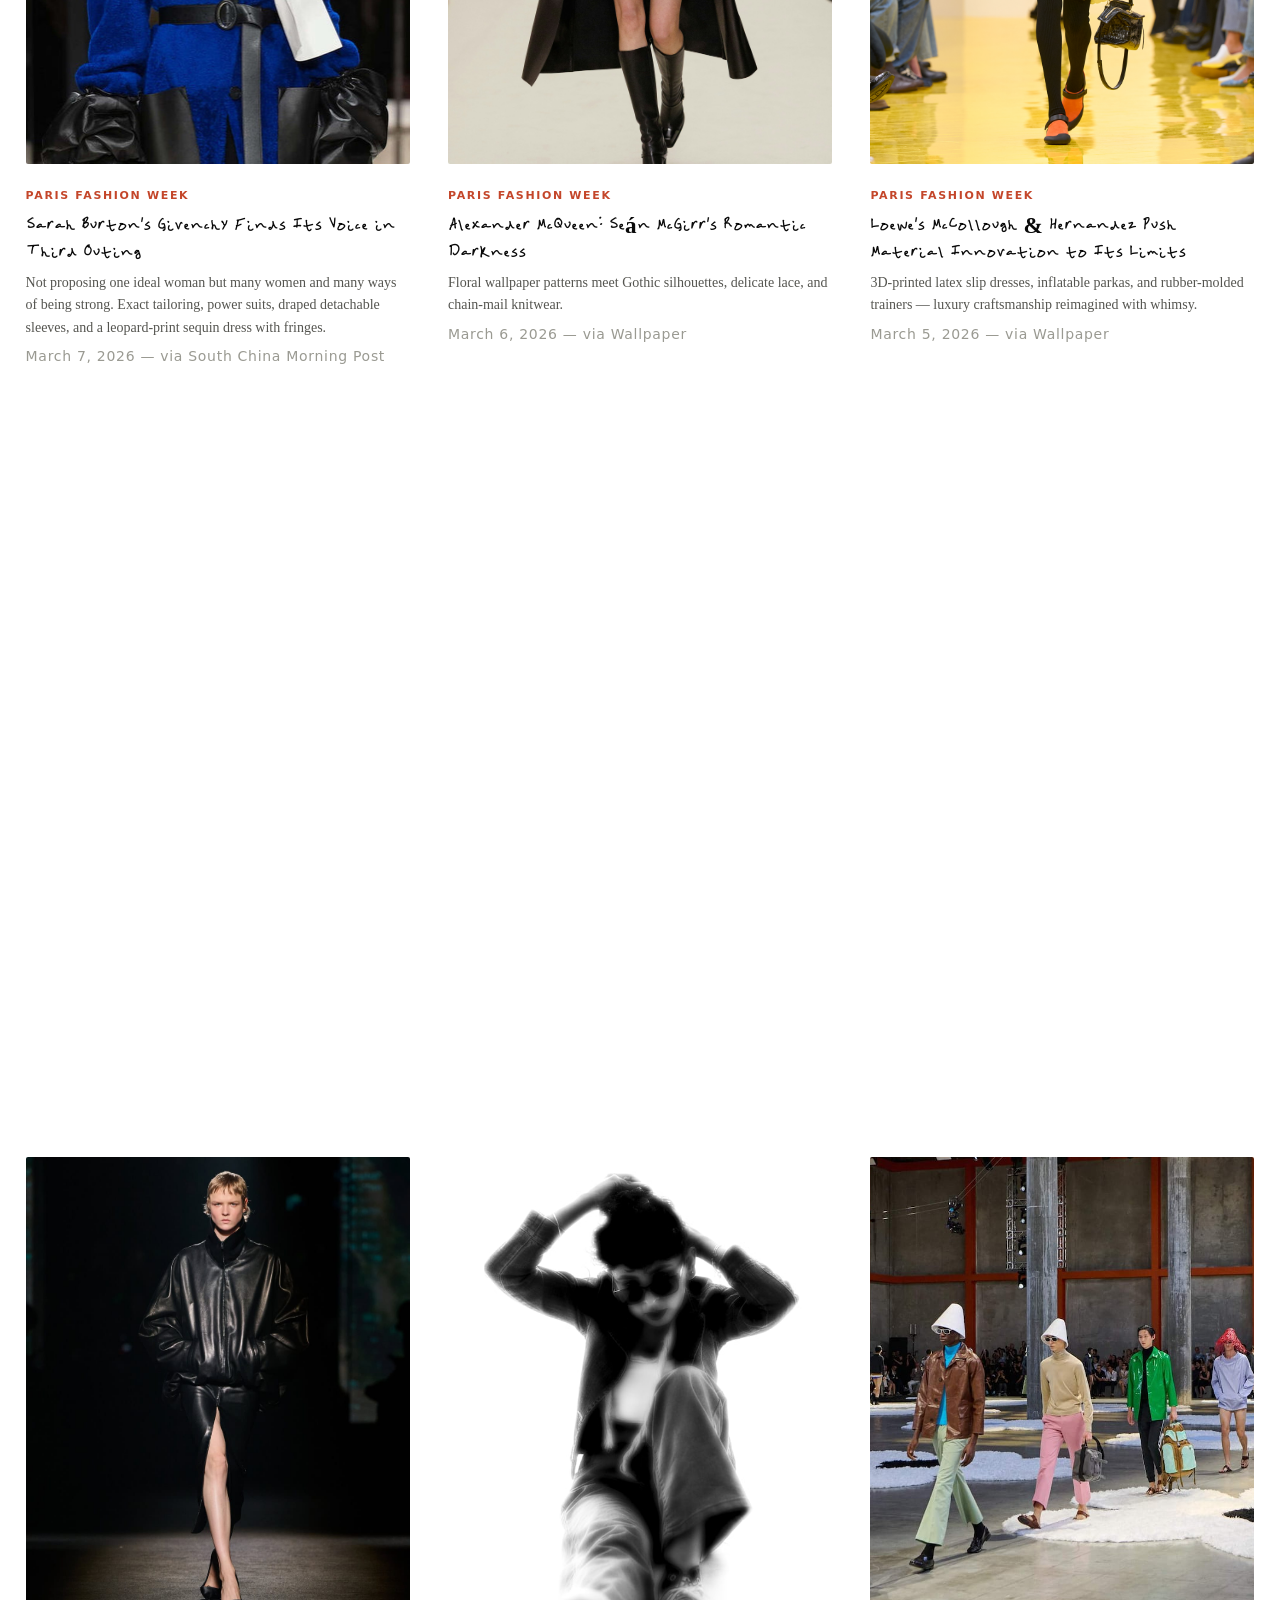
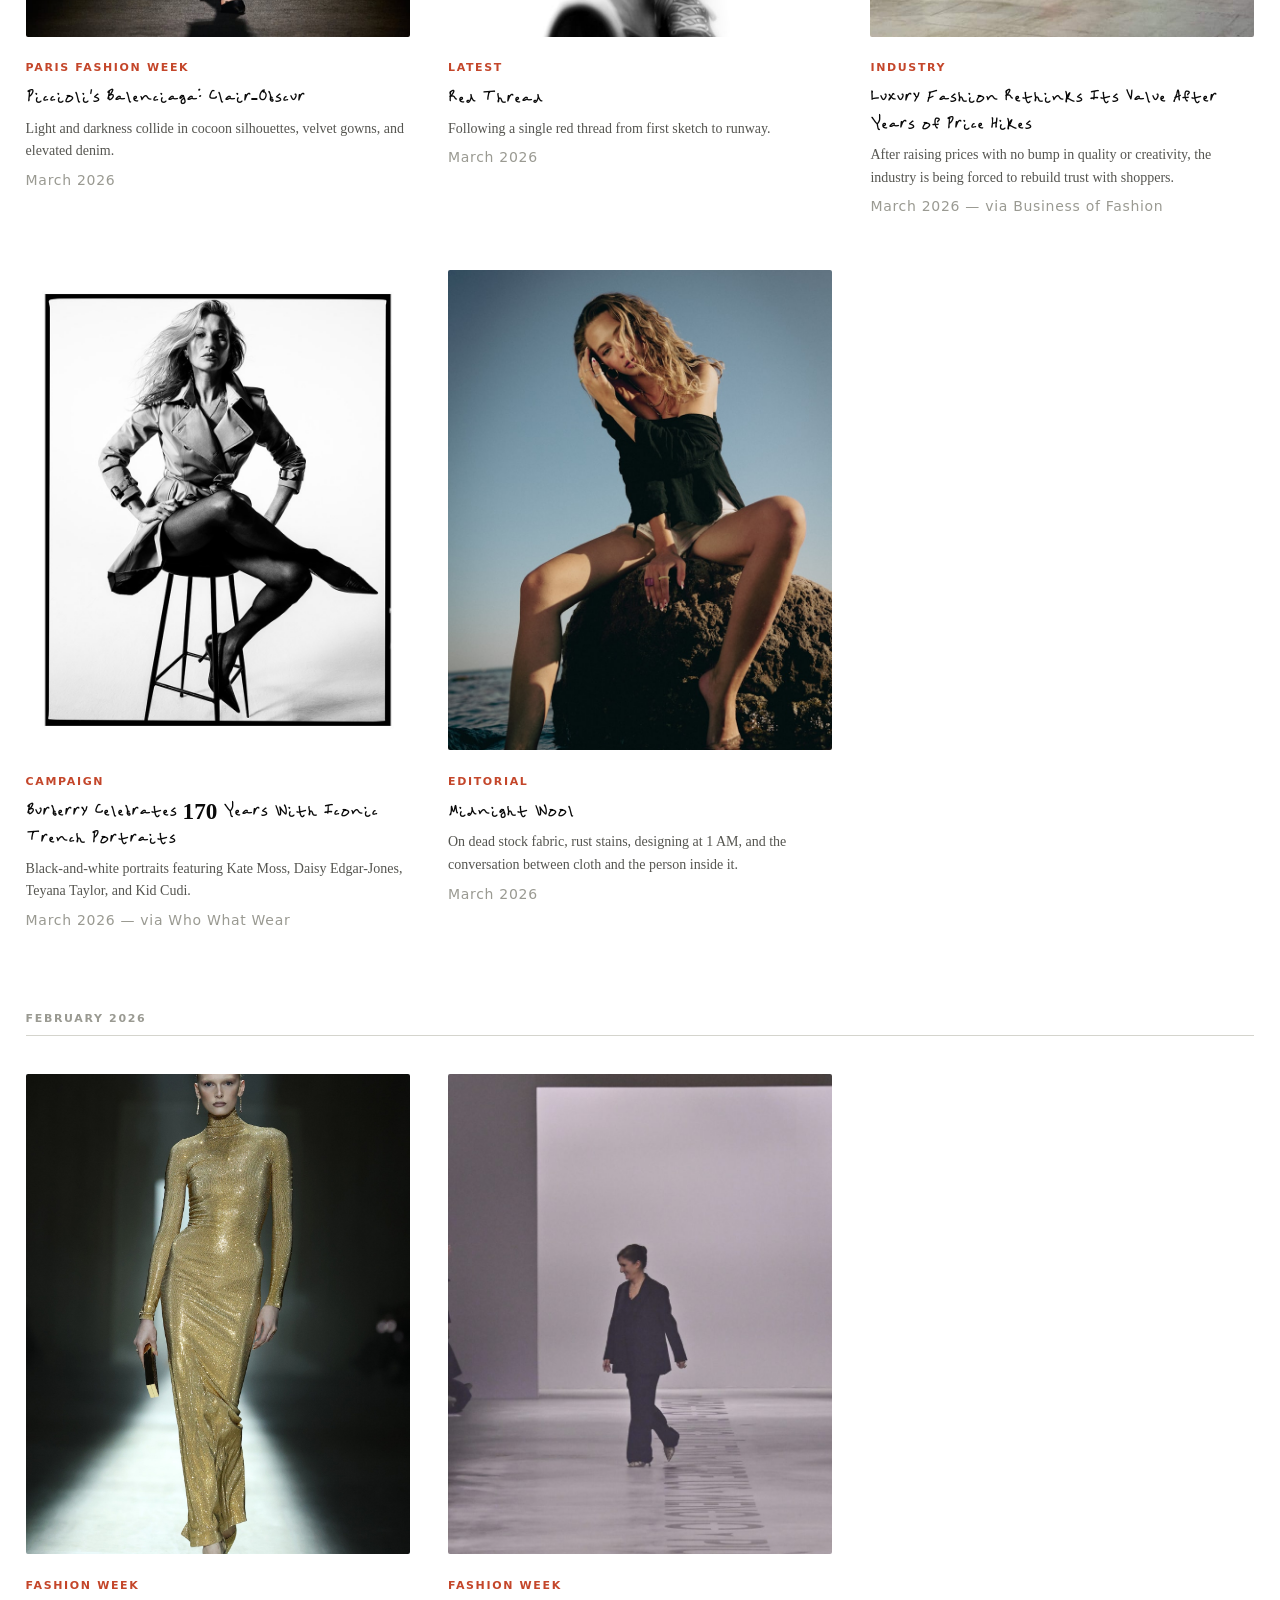
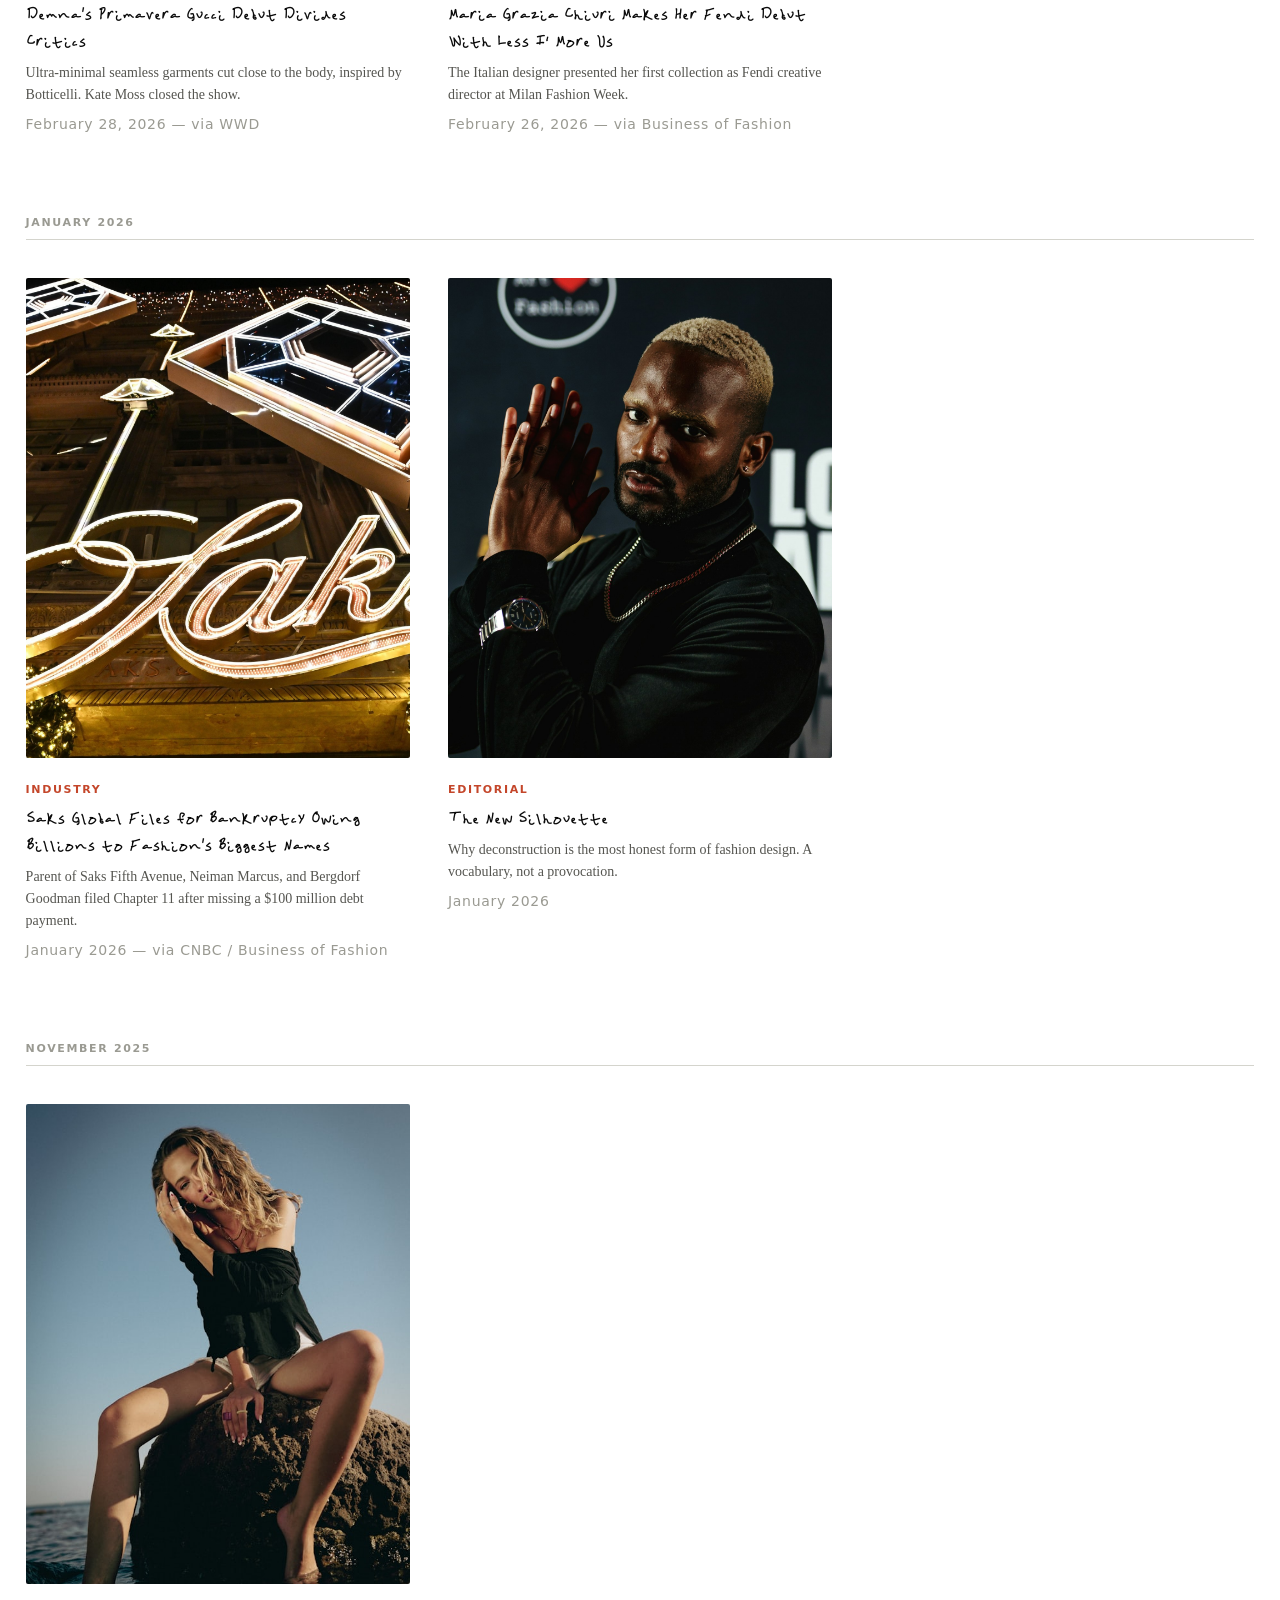
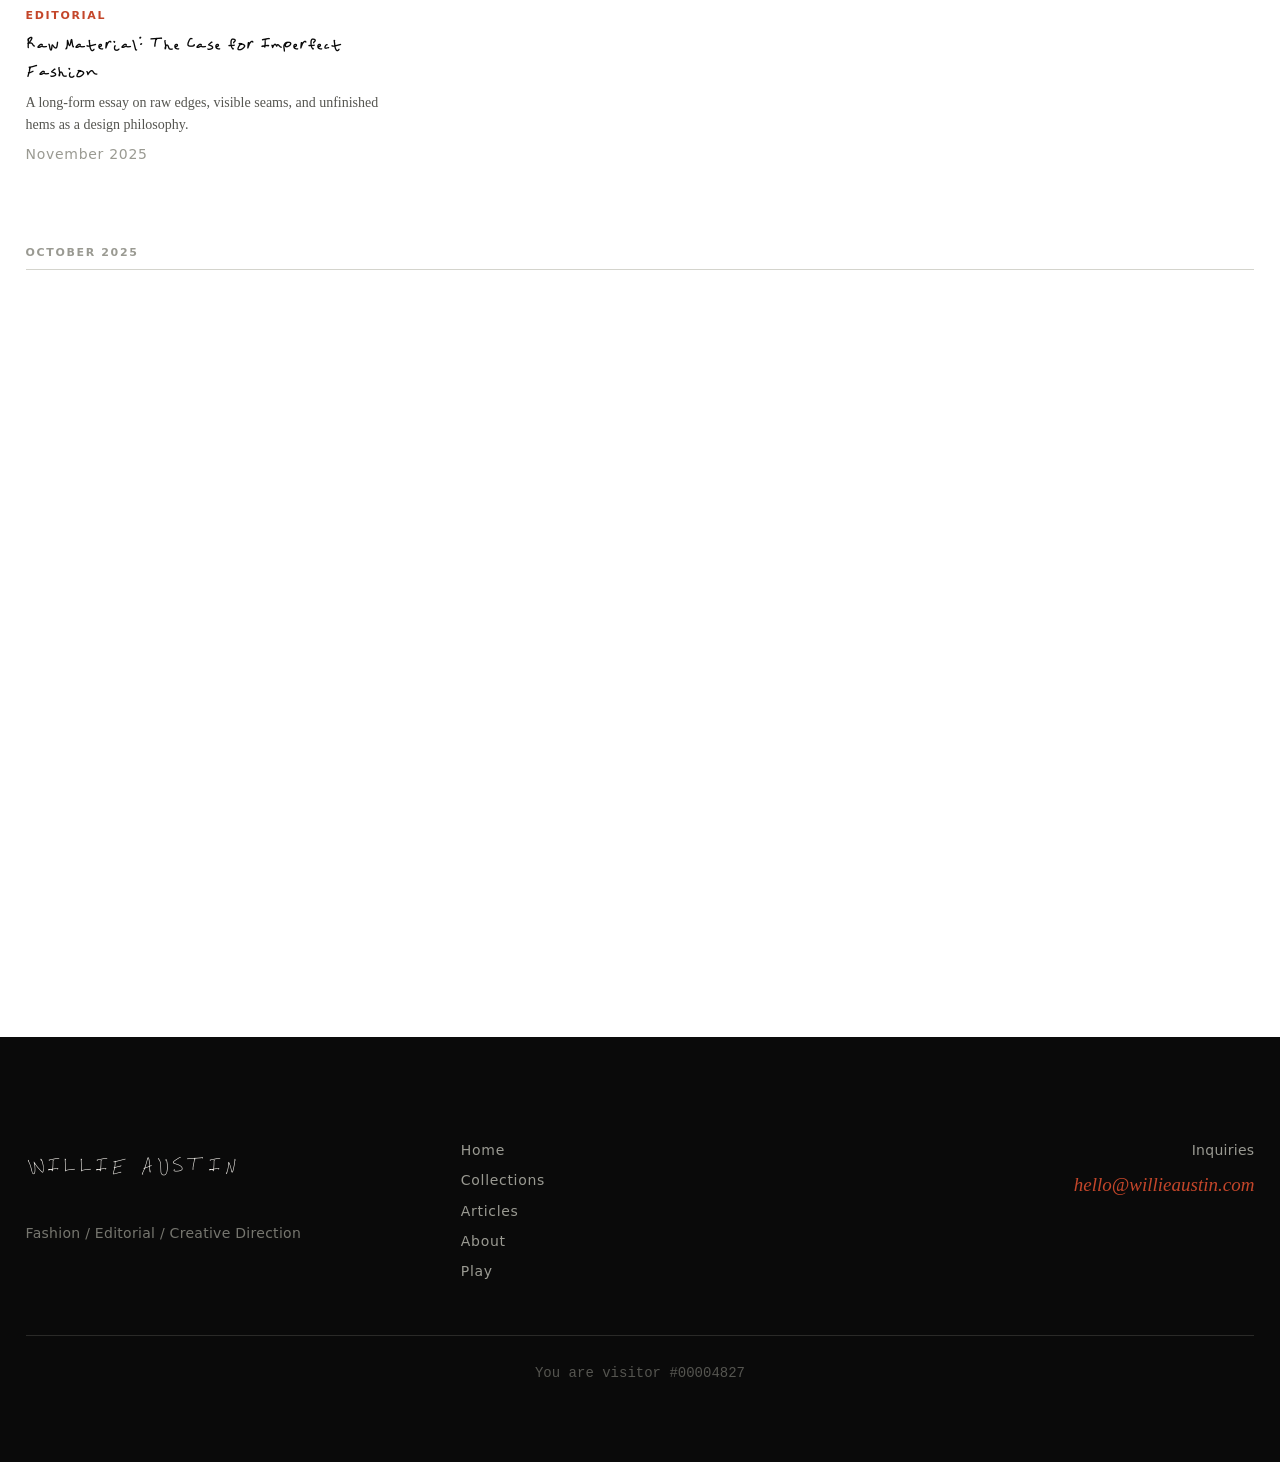
<file: article.html>
<!DOCTYPE html>
<html lang="en" data-theme="light">
<head>
  <meta charset="UTF-8">
  <meta name="viewport" content="width=device-width, initial-scale=1.0">
  <title>Article | WILLIE AUSTIN</title>
  <meta name="description" content="Fashion news, runway reports, and industry stories — curated by Willie Austin.">
  <link rel="icon" href="favicon.ico" type="image/x-icon">

  <link rel="stylesheet" href="css/reset.css">
  <link rel="stylesheet" href="css/tokens.css">
  <link rel="stylesheet" href="css/typography.css">
  <link rel="stylesheet" href="css/layout.css">
  <link rel="stylesheet" href="css/utilities.css">
  <link rel="stylesheet" href="css/components.css">
  <link rel="stylesheet" href="css/editorial.css">
  <link rel="stylesheet" href="css/vogue.css?v=2">
  <link rel="stylesheet" href="css/animations.css">
</head>
<body>

  <!-- Reading progress bar -->
  <div class="reading-progress" aria-hidden="true"></div>

  <!-- Page transition overlay -->
  <div class="page-transition" aria-hidden="true"></div>

  <!-- Custom cursor -->
  <div class="custom-cursor" aria-hidden="true"></div>

  <!-- Masthead -->
  <header class="masthead" role="banner">
    <a href="index.html" class="masthead__logo" aria-label="Willie Austin — Home">WILLIE AUSTIN</a>
    <button class="menu-toggle" aria-label="Toggle navigation" aria-expanded="false">
      <span></span><span></span><span></span>
    </button>
    <nav class="masthead__nav" role="navigation" aria-label="Main navigation">
      <a href="index.html" class="nav-link">Home</a>
      <a href="collection.html" class="nav-link">Collections</a>
      <a href="editorial.html" class="nav-link active">Articles</a>
      <a href="about.html" class="nav-link">About</a>
      <a href="game.html" class="nav-link nav-link--play" data-hover-sound>Play</a>
    </nav>
  </header>

  <!-- Article Header (title-first, Vogue style) -->
  <section class="vogue-article-header">
    <span class="vogue-rubric" id="hero-category"></span>
    <h1 class="vogue-article-header__title" id="hero-title"></h1>
    <p class="vogue-article-header__dek" id="hero-dek"></p>
    <div class="vogue-article-header__meta" id="hero-meta"></div>
  </section>

  <!-- Hero Image (below title) -->
  <div class="vogue-article-hero-img">
    <img src="" alt="" loading="eager" id="hero-img">
  </div>

  <!-- Article Body -->
  <section class="article-body">
    <div class="editorial-grid" id="article-body"></div>
  </section>

  <!-- More Stories -->
  <section class="vogue-more-stories">
    <h2 class="vogue-more-stories__title">More Stories</h2>
    <div class="vogue-grid-3" id="related-articles"></div>
  </section>

  <!-- Footer -->
  <footer class="site-footer">
    <div class="footer__inner">
      <div>
        <div class="footer__brand">Willie Austin</div>
        <p class="caption mt-md" style="color:var(--gray-500);">Fashion / Editorial / Creative Direction</p>
      </div>
      <div class="footer__links">
        <a href="index.html">Home</a>
        <a href="collection.html">Collections</a>
        <a href="editorial.html">Articles</a>
        <a href="about.html">About</a>
        <a href="game.html">Play</a>
      </div>
      <div class="footer__contact">
        <p class="ui-text" style="color:var(--gray-400);margin-bottom:var(--space-xs);">Inquiries</p>
        <a href="mailto:hello@willieaustin.com">hello@willieaustin.com</a>
      </div>
    </div>
    <div class="visitor-counter">
      You are visitor #<span id="visitor-count">00004827</span>
    </div>
  </footer>

  <!-- Folio -->
  <div class="folio no-print" aria-hidden="true"><span class="folio__number">01</span></div>

  <!-- Sound toggle -->
  <button class="sound-toggle no-print" aria-label="Toggle sound">
    <span class="sound-icon">&#9835;</span>
  </button>

  <!-- Inline content data -->
  <script>
window.__CONTENT_DATA__ = {
  "site.json": {"site_name":"WILLIE AUSTIN","tagline":"Fashion / Editorial / Creative Direction","email":"hello@willieaustin.com","visitor_count":"00004827","nav":[{"label":"Home","href":"index.html","id":"home"},{"label":"Collections","href":"collection.html","id":"collections"},{"label":"Articles","href":"editorial.html","id":"articles"},{"label":"About","href":"about.html","id":"about"},{"label":"Play","href":"game.html","id":"play","accent":true}],"footer_links":[{"label":"Home","href":"index.html"},{"label":"Collections","href":"collection.html"},{"label":"Articles","href":"editorial.html"},{"label":"About","href":"about.html"},{"label":"Play","href":"game.html"}],"ticker":[]},
  "homepage.json": {"cover":{"title":"Willie\nAustin"},"featured":[{"category":"Collection","title":"Nocturne \u2014 Fall/Winter 2026","excerpt":"An exploration of shadow and structure. Twelve looks that move between architectural tailoring and fluid draping, rendered in a palette of midnight, charcoal, and burnt sienna.","href":"collection.html","image":"assets/images/collections/nocturne/hero.jpg","lead":true},{"category":"Paris Fashion Week","title":"Jonathan Anderson\u2019s Dior Redefines Heritage","excerpt":"The Bar jacket, loosened and reinterpreted as pastel knits with fluted peplums \u2014 a runway skimming across a lily-pad pond in the Tuileries. Anderson\u2019s second couture-inflected season confirmed his vision for the house: softer, stranger, and deeply rooted in craft. Pleated organza blouses floated over tailored trousers. A pale blue coat with exaggerated shoulders recalled the original Bar silhouette while dissolving its rigidity. The set \u2014 a reflecting pool in the Tuileries garden \u2014 turned each exit into a Monet.","href":"editorial.html","image":"assets/images/news/dior-aw26.jpg"},{"category":"Paris Fashion Week","title":"Piccioli\u2019s Balenciaga: Clair-Obscur","excerpt":"Light and darkness collide in cocoon silhouettes, velvet gowns, and elevated denim. Pierpaolo Piccioli\u2019s second collection for Balenciaga leaned into Crist\u00f3bal\u2019s architectural legacy while adding his own warmth. Oversized cocoon coats in midnight velvet opened the show. Sculpted gowns with built-in corsetry moved with unexpected fluidity. The closing sequence \u2014 all white, all sheer \u2014 was a masterclass in tension between concealing and revealing.","href":"editorial.html","image":"assets/images/news/balenciaga-aw26.jpg"},{"category":"Latest","title":"Red Thread","excerpt":"Following a single red thread from first sketch to runway. A photo story documenting the journey of a single garment from its first pencil mark to the final stitch on a runway in Paris.","href":"editorial.html","image":"assets/images/editorials/red-thread/thumb.jpg"}],"stream":[{"type":"feature","category":"Paris Fashion Week","title":"Sarah Burton\u2019s Givenchy Finds Its Voice in Third Outing","excerpt":"Not proposing one ideal woman but many women and many ways of being strong. Exact tailoring, power suits, draped detachable sleeves, and a leopard-print sequin dress with fringes signaled the collection where Burton\u2019s Givenchy point of view finally clicked. Stephen Jones designed white milkmaid headpieces that anchored every exit. The power suit \u2014 sharp-shouldered, nipped at the waist \u2014 was the season\u2019s standout. Burton spoke backstage about designing for women who want to feel armored and beautiful simultaneously.","date":"March 7, 2026","source":"South China Morning Post","image":"assets/images/news/givenchy-aw26.jpg"},{"type":"duo","items":[{"category":"Paris Fashion Week","title":"Loewe\u2019s McCollough & Hernandez Push Material Innovation to Its Limits","excerpt":"3D-printed latex slip dresses, inflatable parkas, and rubber-molded trainers \u2014 luxury craftsmanship reimagined with whimsy. Cosima von Bonin\u2019s blue velvet stuffed animals set the tone. The palette screamed in lurid yellows and highlighter greens. Each piece was an engineering feat: dresses printed in a single pass, parkas that inflated with body heat, and sneakers molded from recycled rubber. The duo\u2019s message was clear \u2014 innovation is the new luxury.","date":"March 5, 2026","source":"Wallpaper","image":"assets/images/news/loewe-aw26.jpg"},{"category":"Paris Fashion Week","title":"Celine\u2019s Michael Rider Designs for the Everyday Parisian","excerpt":"The starting point for fall was a daily commute in Paris \u2014 loose trench coats over sequined dresses, navy coats with knotted leather belts, and knit dresses in abstract floral prints. Less accessorized, more streamlined. Rider\u2019s Celine woman doesn\u2019t try hard; she just is. The collection moved effortlessly from morning to evening: a camel coat for the M\u00e9tro, a slip dress for dinner, a leather jacket that works for both.","date":"March 4, 2026","source":"South China Morning Post","image":"assets/images/news/celine-aw26.jpg"}]},{"type":"feature","category":"Paris Fashion Week","title":"Herm\u00e8s Conjures a Liminal Realm Between Day and Evening, Earth and Space","excerpt":"Nad\u00e8ge Vanh\u00e9e\u2019s A/W 2026 collection moved through shimmering silk twill, leather cycling shorts, and shearling bombers in dark blues and deep russets. Visible zips sliced across the chest and down the length of dresses \u2014 function as adornment. A silk scarf worn as a cape was the season\u2019s most photographed moment. The craftsmanship was staggering: a single leather jacket required 40 hours of hand-stitching. Vanh\u00e9e\u2019s Herm\u00e8s is about objects you keep forever.","date":"March 8, 2026","source":"Wallpaper","image":"assets/images/news/hermes-aw26.jpg"},{"type":"duo","items":[{"category":"Paris Fashion Week","title":"Jean Paul Gaultier by Duran Lantink Channels Marlene Dietrich","excerpt":"Pinstriped suits, pleated black gowns, and Fair Isle knit bodysuits in a 43-look lineup. Hat brims attached to jackets. Vintage glamour rebuilt for 2026. Lantink\u2019s guest tenure brought a maximalist joy to Gaultier\u2019s codes. Every look was a conversation between old Hollywood and new Amsterdam, between discipline and chaos.","date":"March 8, 2026","source":"Wallpaper","image":"assets/images/news/gaultier-aw26.jpg"},{"category":"Paris Fashion Week","title":"Alexander McQueen: Se\u00e1n McGirr\u2019s Romantic Darkness","excerpt":"Floral wallpaper patterns meet Gothic silhouettes, delicate lace, and chain-mail knitwear. Models emerged through a maze of sheer white curtains. Bouncy ruffled hems softened the edge. McGirr is finding his language \u2014 one part English garden, one part haunted manor. The chain-mail knits were a technical triumph, each one knitted by hand over three weeks.","date":"March 6, 2026","source":"Wallpaper","image":"assets/images/news/mcqueen-aw26.jpg"}]},{"type":"feature","category":"Industry","title":"Stars Hit Paris Runways, But Fall\u2019s Real Trend Was Dressing for Hard Times","excerpt":"Across Paris Fashion Week, designers presented clothes that work in real life, not just on Instagram. From Celine\u2019s commuter-chic to Givenchy\u2019s power suiting, the Fall 2026 season marked a decisive pivot toward pragmatism. With 46% of executives expecting conditions to worsen and tariffs looming, even the most elevated houses are designing for the world as it is. The message was unanimous: fashion must earn its place in people\u2019s lives. No more fantasy for fantasy\u2019s sake.","date":"March 9, 2026","source":"Associated Press","image":"assets/images/news/pfw-trend-aw26.jpg"},{"type":"duo","items":[{"category":"Industry","title":"Luxury Fashion Rethinks Its Value After Years of Price Hikes","excerpt":"After raising prices with no bump in quality or creativity, the industry is being forced to rebuild trust with shoppers. Value brands are reducing lowest-priced SKUs by 15\u201325%, racing upmarket as the middle hollows out. The reckoning has been years in the making: Chanel bags that cost $3,000 in 2019 now retail for $10,000. Consumers are asking what exactly they\u2019re paying for.","date":"March 2026","source":"Business of Fashion","image":"assets/images/news/luxury-rethink.jpg"},{"category":"Campaign","title":"Burberry Celebrates 170 Years With Iconic Trench Portraits","excerpt":"Black-and-white portraits featuring Kate Moss, Daisy Edgar-Jones, Teyana Taylor, and Kid Cudi. \u2018The Trench, Portraits of an Icon\u2019 campaign cements the house\u2019s most enduring symbol. Shot by Alasdair McLellan in a stripped-back London studio, the campaign lets the trench speak for itself \u2014 no sets, no distractions, just the garment and the person inside it.","date":"March 2026","source":"Who What Wear","image":"assets/images/news/burberry-170.jpg"}]},{"type":"duo","items":[{"category":"Industry","title":"Saks Global Files for Bankruptcy Owing Billions to Fashion\u2019s Biggest Names","excerpt":"Parent of Saks Fifth Avenue, Neiman Marcus, and Bergdorf Goodman filed Chapter 11 after missing a $100 million debt payment, listing $3.4 billion in debts including $136 million owed to Chanel alone. The filing sent shockwaves through the industry. Hundreds of brands face the prospect of never recovering what they\u2019re owed. It\u2019s the most significant luxury retail collapse in a generation.","date":"January 2026","source":"CNBC / Business of Fashion","image":"assets/images/news/saks.jpg"},{"category":"Fashion Week","title":"Demna\u2019s Primavera Gucci Debut Divides Critics","excerpt":"Ultra-minimal seamless garments cut close to the body, inspired by Botticelli. Kate Moss closed the show in the brand\u2019s iconic GG logo thong. Critics were split: some called it a masterful reset, others questioned whether Gucci\u2019s maximalist DNA could survive such restraint. The craftsmanship was undeniable \u2014 seamless construction required entirely new pattern-making techniques.","date":"February 28, 2026","source":"WWD","image":"assets/images/news/gucci.jpg"}]},{"type":"feature","category":"Fashion Week","title":"Maria Grazia Chiuri Makes Her Fendi Debut With Less I, More Us","excerpt":"The Italian designer presented her first collection as Fendi creative director at Milan Fashion Week, showing co-ed looks dominated by black with fluid satin, sheer gowns, and statement coats. Chiuri, who began her career at Fendi in 1989, signaled a shift toward pragmatism and collective emotion. \u2018Less I, more us,\u2019 she said backstage. The collection was a love letter to Rome \u2014 to its light, its ruins, its eternal sense of time passing.","date":"February 26, 2026","source":"Business of Fashion","image":"assets/images/news/fendi.jpg"}],"studio_content":[{"category":"Editorial","title":"Midnight Wool","excerpt":"On dead stock fabric, rust stains, designing at 1 AM, and the conversation between cloth and the person inside it.","date":"March 2026","href":"editorial-midnight-wool.html","image":"assets/images/editorials/midnight-wool/hero.jpg"},{"category":"Editorial","title":"The New Silhouette","excerpt":"Why deconstruction is the most honest form of fashion design. A vocabulary, not a provocation.","date":"January 2026","href":"editorial-new-silhouette.html","image":"assets/images/editorials/new-silhouette/hero.jpg"},{"category":"Editorial","title":"Raw Material: The Case for Imperfect Fashion","excerpt":"A long-form essay on raw edges, visible seams, and unfinished hems as a design philosophy.","date":"November 2025","href":"editorial.html","image":"assets/images/editorials/raw-material/thumb.jpg"},{"category":"Collection","title":"Soft Architecture \u2014 S/S 2026","excerpt":"Structured forms in flowing fabrics. A contradiction made wearable.","date":"October 2025","href":"collection.html","image":"assets/images/collections/soft-architecture/thumb.jpg"},{"category":"Photo Story","title":"Red Thread","excerpt":"Following a single red thread from first sketch to final stitch to runway to street.","date":"August 2025","href":"editorial.html","image":"assets/images/editorials/red-thread/thumb.jpg"}],"personal_quote":"Creating is the most honest thing I know how to do."}
};
  </script>

  <!-- Article page renderer -->
  <script>
(function() {
  var params = new URLSearchParams(window.location.search);
  var slug = params.get('id');
  if (!slug) { window.location.href = 'editorial.html'; return; }

  var data = window.__CONTENT_DATA__['homepage.json'];
  if (!data) return;

  // Extract all articles into flat array
  var articles = [];
  function addArticle(item) {
    var s = (item.title || '').toLowerCase().replace(/[^a-z0-9]+/g, '-').replace(/(^-|-$)/g, '');
    articles.push(Object.assign({}, item, { slug: s }));
  }
  if (data.featured) data.featured.forEach(addArticle);
  if (data.stream) data.stream.forEach(function(block) {
    if (block.type === 'feature') addArticle(block);
    else if (block.type === 'duo' && block.items) block.items.forEach(addArticle);
  });
  if (data.studio_content) data.studio_content.forEach(addArticle);

  // Deduplicate
  var seen = {};
  var unique = articles.filter(function(a) { if (seen[a.slug]) return false; seen[a.slug] = true; return true; });

  // Find the article
  var article = null;
  for (var i = 0; i < unique.length; i++) { if (unique[i].slug === slug) { article = unique[i]; break; } }
  if (!article) { window.location.href = 'editorial.html'; return; }

  // If the article has its own page, redirect
  if (article.href && article.href.startsWith('editorial-')) { window.location.href = article.href; return; }

  // Escape HTML
  function esc(str) { return (str || '').replace(/&/g,'&amp;').replace(/</g,'&lt;').replace(/>/g,'&gt;').replace(/"/g,'&quot;'); }

  // Try to load full article from articles.json, then render
  function renderArticle(fullData) {
    var full = fullData ? fullData[slug] : null;

    // Header
    document.title = (full ? full.title : article.title) + ' | WILLIE AUSTIN';
    document.getElementById('hero-category').textContent = (full ? full.category : article.category) || '';
    document.getElementById('hero-title').textContent = full ? full.title : article.title;
    document.getElementById('hero-dek').textContent = full ? full.dek : (article.excerpt || '').split(/[.!?]/)[0] + '.';

    var metaParts = [];
    if (full && full.author) metaParts.push('By ' + full.author);
    else if (article.source) metaParts.push('By ' + article.source);
    if (full && full.date) metaParts.push(full.date);
    else if (article.date) metaParts.push(article.date);
    if (full && full.read_time) metaParts.push(full.read_time);
    document.getElementById('hero-meta').innerHTML = metaParts.map(function(p) { return '<span>' + esc(p) + '</span>'; }).join('');

    // Hero image
    document.getElementById('hero-img').src = (full ? full.image : article.image) || '';
    document.getElementById('hero-img').alt = full ? full.title : article.title;

    // Article body
    var bodyEl = document.getElementById('article-body');
    var bodyHTML = '';

    if (full && full.body && full.body.length) {
      full.body.forEach(function(block) {
        if (block.type === 'paragraph') {
          bodyHTML += block.dropcap
            ? '<p class="drop-cap">' + esc(block.text) + '</p>'
            : '<p>' + esc(block.text) + '</p>';
        } else if (block.type === 'heading') {
          bodyHTML += '<h2>' + esc(block.text) + '</h2>';
        } else if (block.type === 'pullquote') {
          bodyHTML += '<blockquote class="pull-quote">' + esc(block.text) +
            (block.attribution ? '<cite>' + esc(block.attribution) + '</cite>' : '') + '</blockquote>';
        } else if (block.type === 'image') {
          bodyHTML += '<div class="image-wide reveal"><img src="' + esc(block.src) + '" alt="' + esc(block.caption || '') + '" loading="lazy" style="width:100%;object-fit:cover;">' +
            (block.caption ? '<p class="image-caption">' + esc(block.caption) + '</p>' : '') + '</div>';
        }
      });
    } else {
      // Fallback: render excerpt as body
      var text = article.excerpt || '';
      var sentences = text.match(/[^.!?]+[.!?]+/g) || [text];
      if (sentences.length > 0) {
        var chunk1 = sentences.length > 2 ? sentences.slice(0, 3).join('') : sentences.join('');
        bodyHTML += '<p class="drop-cap">' + esc(chunk1.trim()) + '</p>';
        if (sentences.length > 3) bodyHTML += '<p>' + esc(sentences.slice(3).join('').trim()) + '</p>';
      }
    }

    bodyEl.innerHTML = bodyHTML;

    // Related articles
    var related = unique.filter(function(a) { return a.slug !== slug; });
    var sameCategory = related.filter(function(a) { return a.category === article.category; });
    var picks = (sameCategory.length >= 3 ? sameCategory : related).slice(0, 3);

    var relatedEl = document.getElementById('related-articles');
    if (relatedEl && picks.length) {
      relatedEl.innerHTML = picks.map(function(a) {
        var href = (a.href && a.href.startsWith('editorial-')) ? a.href
          : (a.href && (a.href.startsWith('collection') || a.href === 'about.html')) ? a.href
          : 'article.html?id=' + a.slug;
        return '<a href="' + esc(href) + '" class="vogue-card">' +
          '<div class="vogue-card__img" style="aspect-ratio:3/4;"><img src="' + esc(a.image || '') + '" alt="' + esc(a.title || '') + '" loading="lazy"></div>' +
          '<span class="vogue-rubric">' + esc(a.category || '') + '</span>' +
          '<h3 class="vogue-card__title">' + esc(a.title || '') + '</h3>' +
          '</a>';
      }).join('');
    }
  }

  // Load articles.json for full content, fall back to excerpt
  try {
    var xhr = new XMLHttpRequest();
    xhr.open('GET', 'content/articles.json', true);
    xhr.onload = function() {
      if (xhr.status === 200) {
        try { renderArticle(JSON.parse(xhr.responseText)); } catch(e) { renderArticle(null); }
      } else { renderArticle(null); }
    };
    xhr.onerror = function() { renderArticle(null); };
    xhr.send();
  } catch(e) { renderArticle(null); }
})();
  </script>

  <script src="js/images.js"></script>
  <script src="js/sounds.js"></script>
  <script src="js/nav.js"></script>
  <script src="js/cursor.js"></script>
  <script src="js/reveal.js"></script>
  <script src="js/transitions.js"></script>
  <script src="js/content.js?v=3"></script>
  <script src="js/main.js"></script>
</body>
</html>
</file>
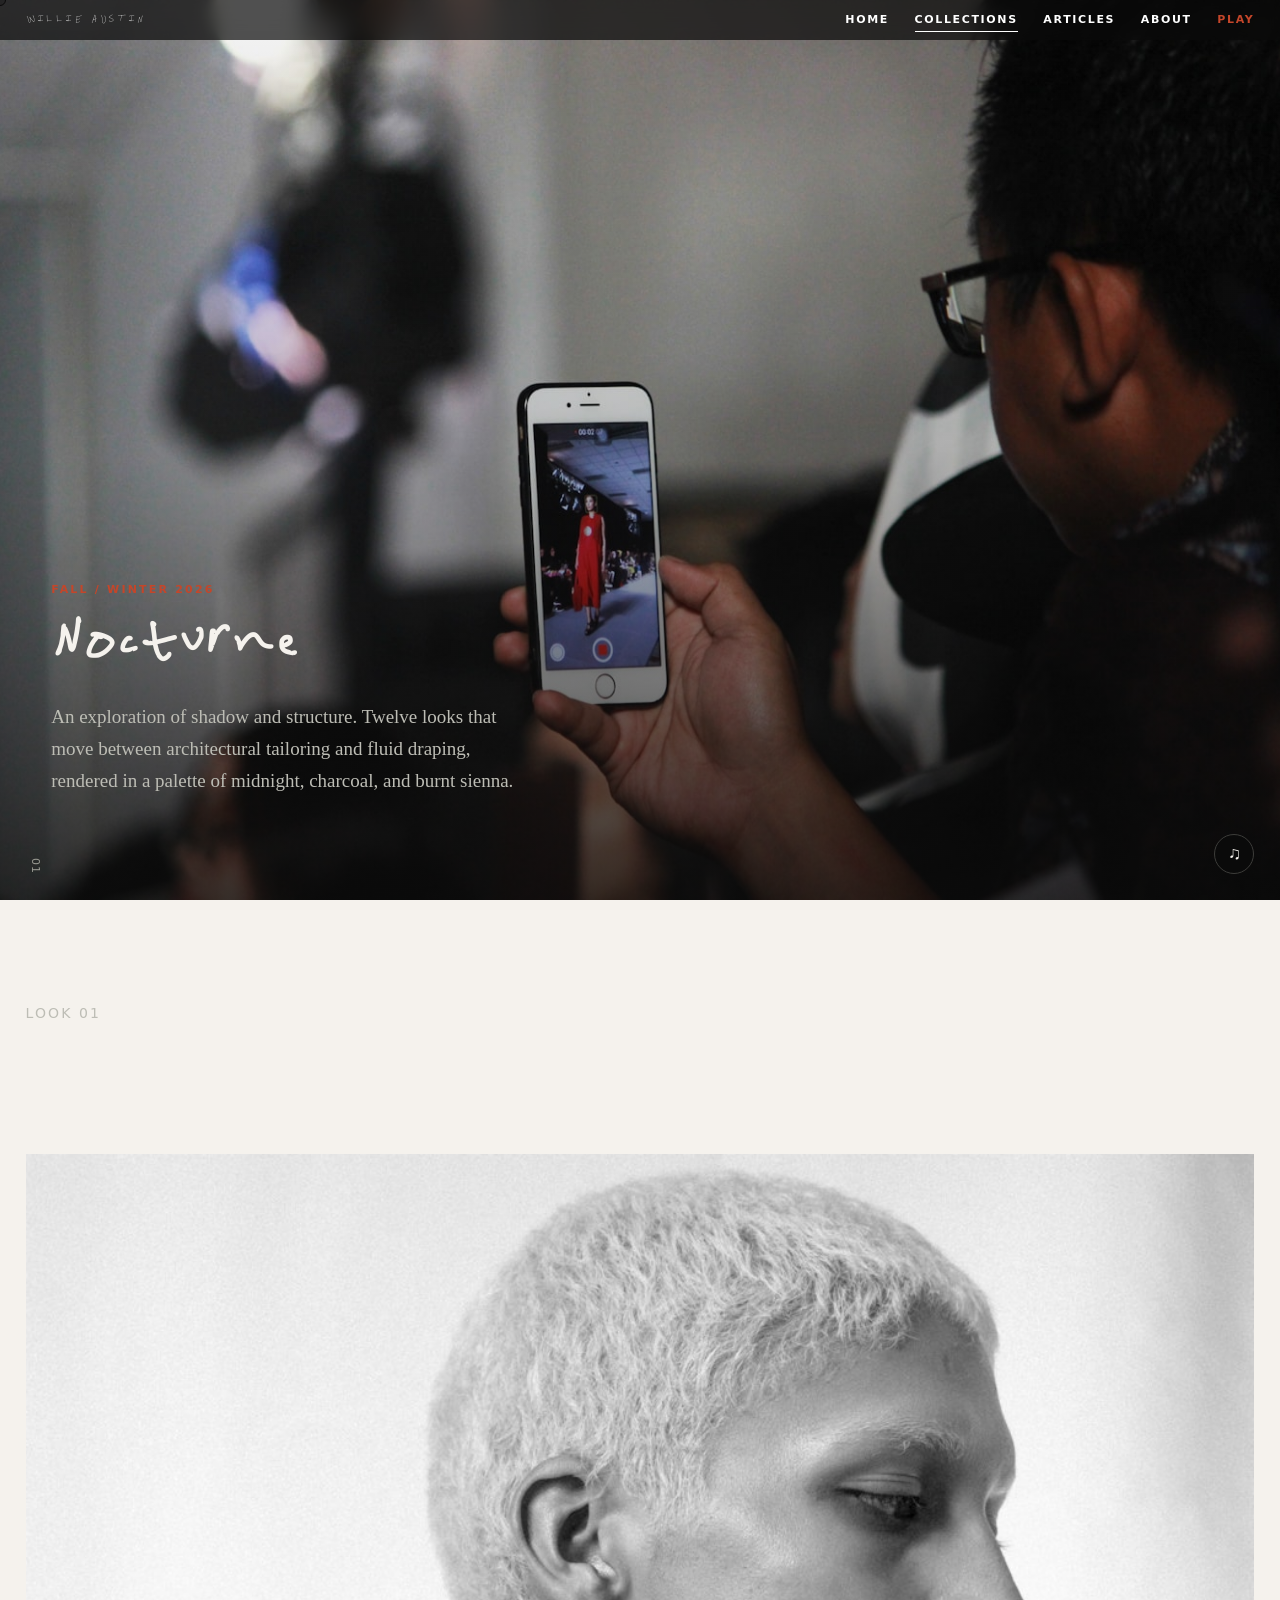
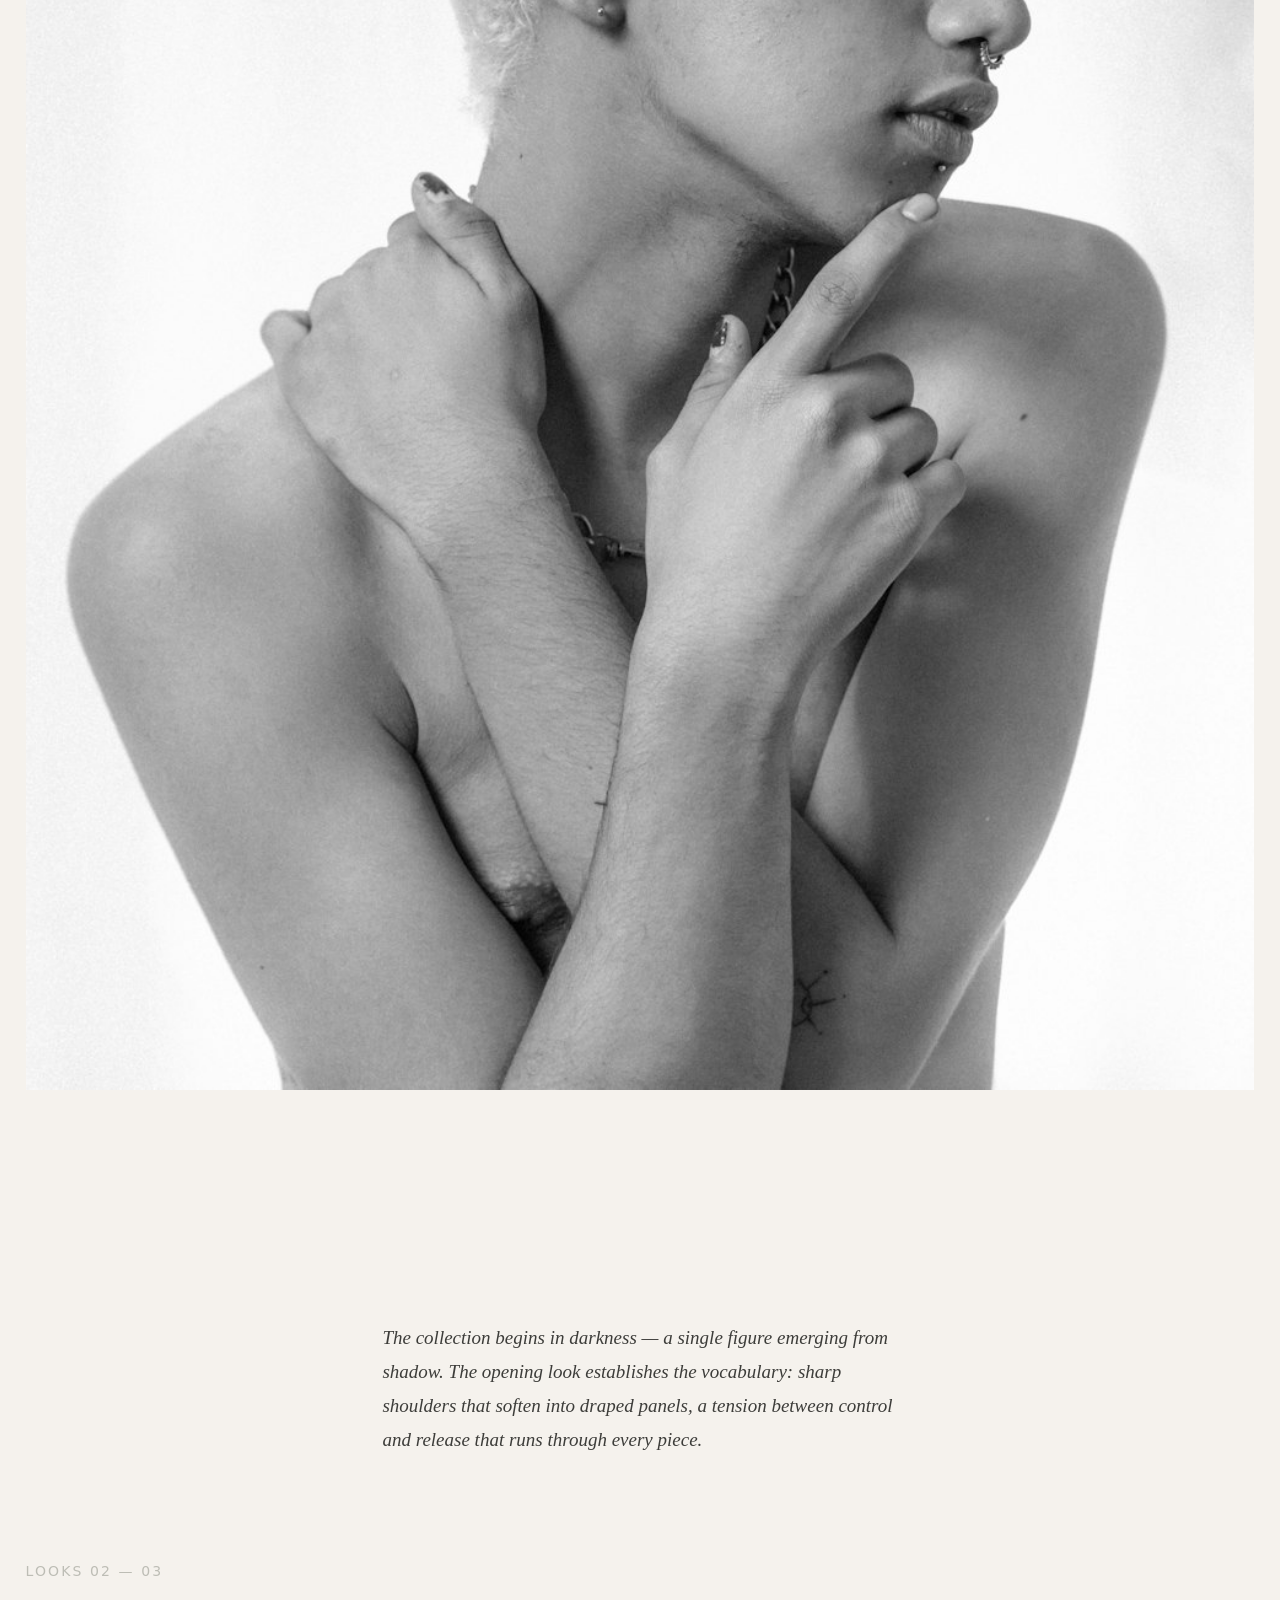
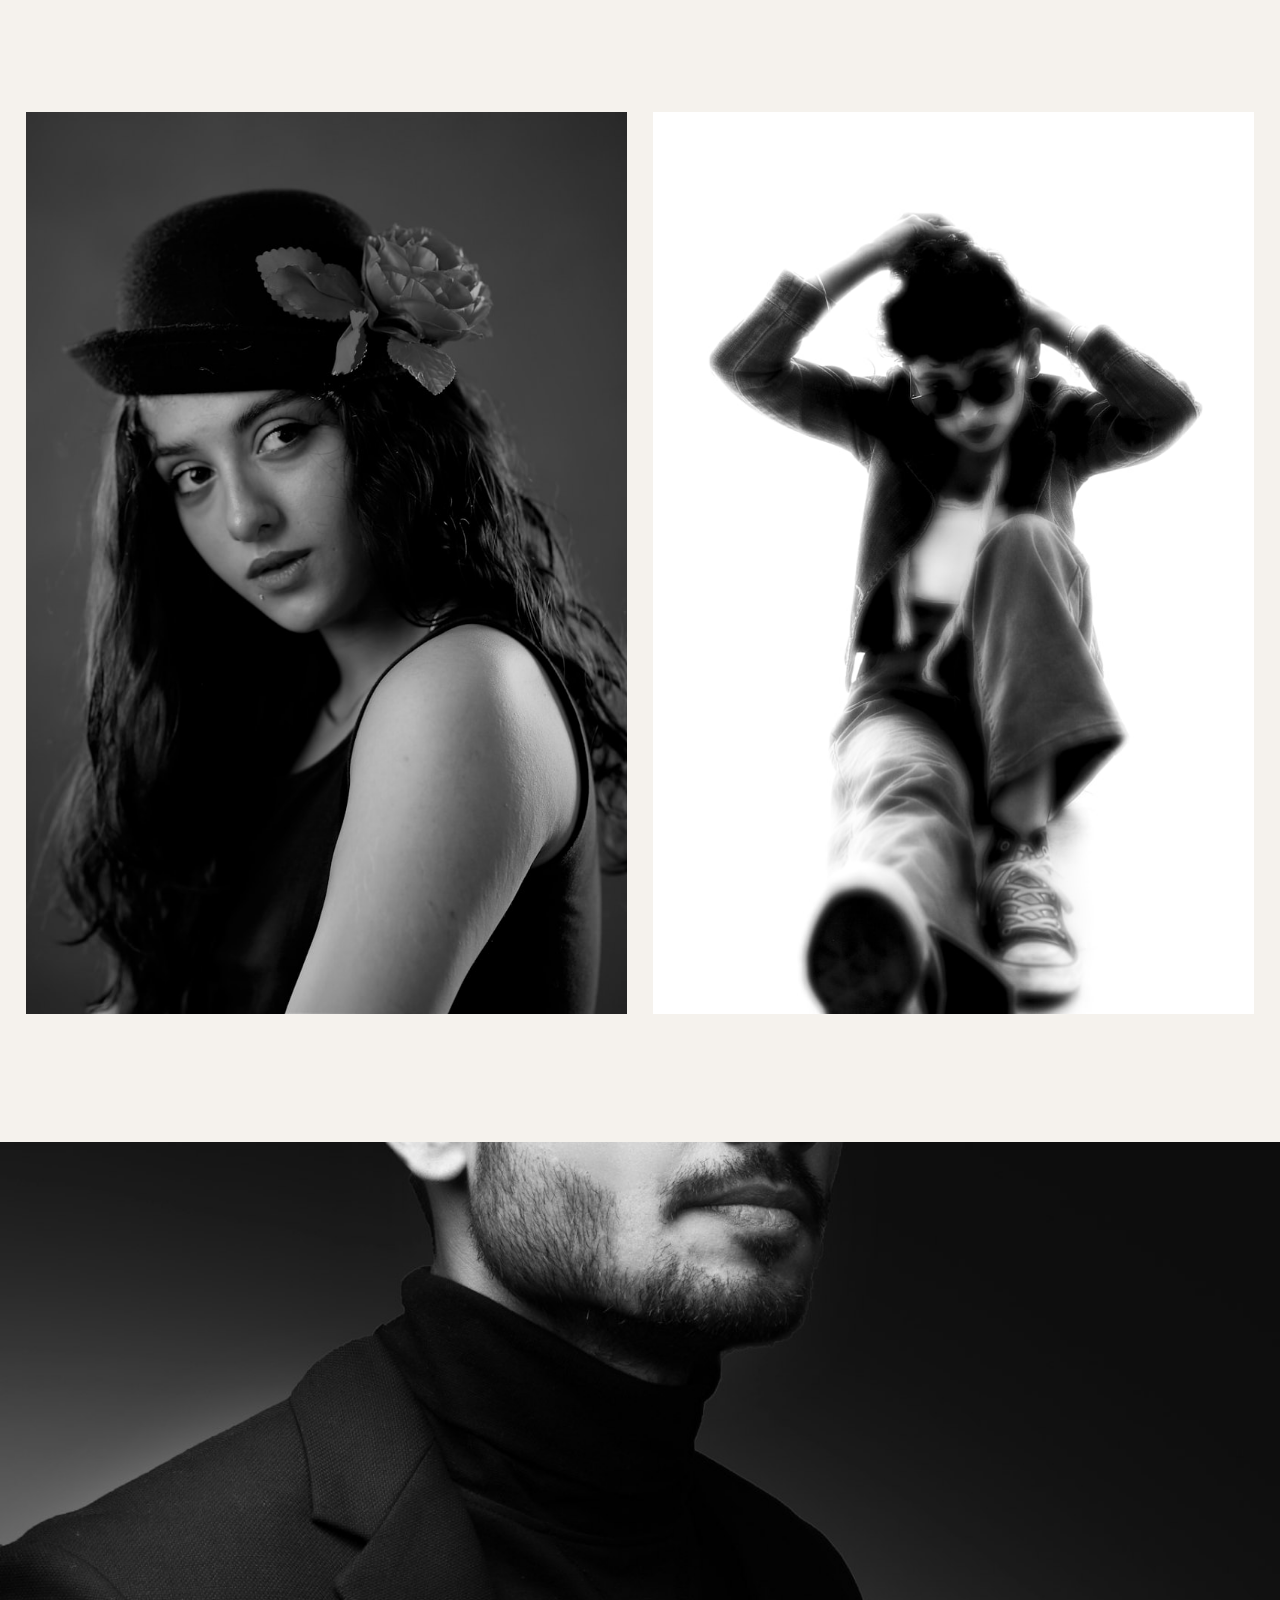
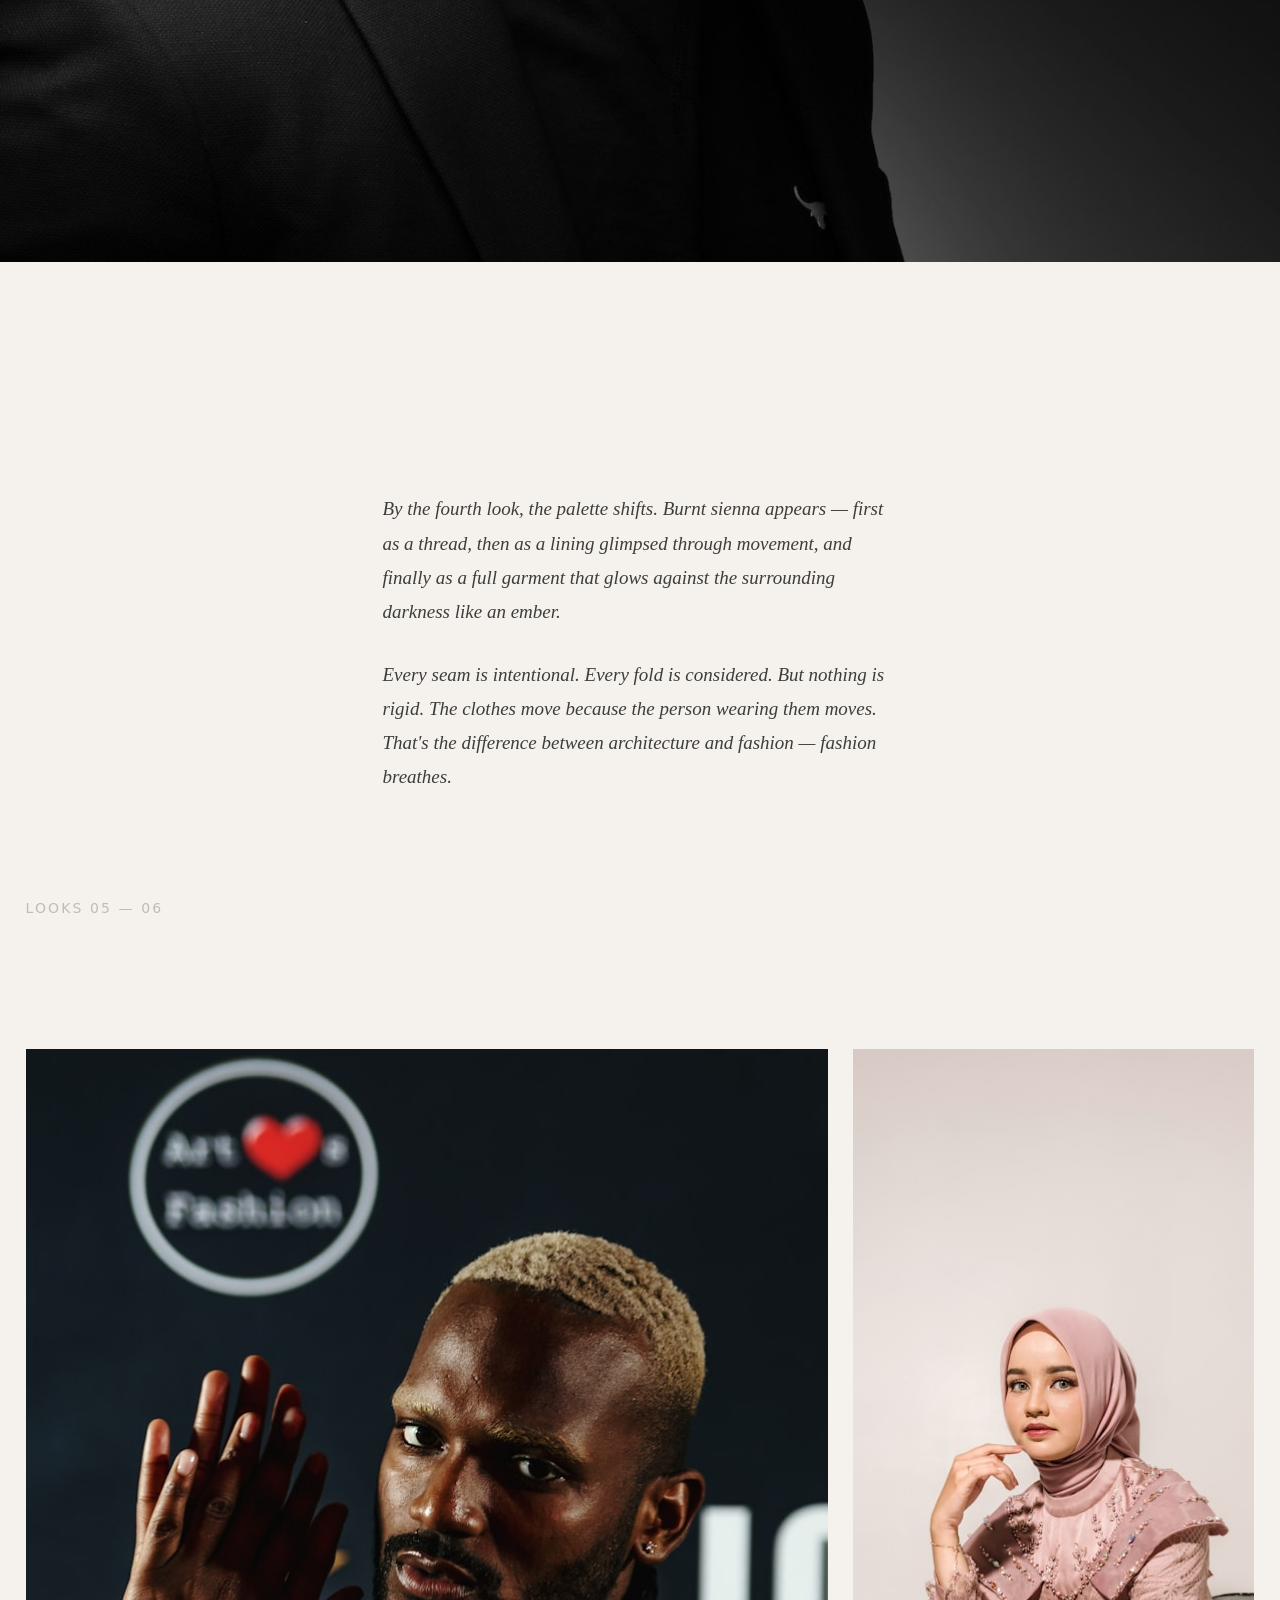
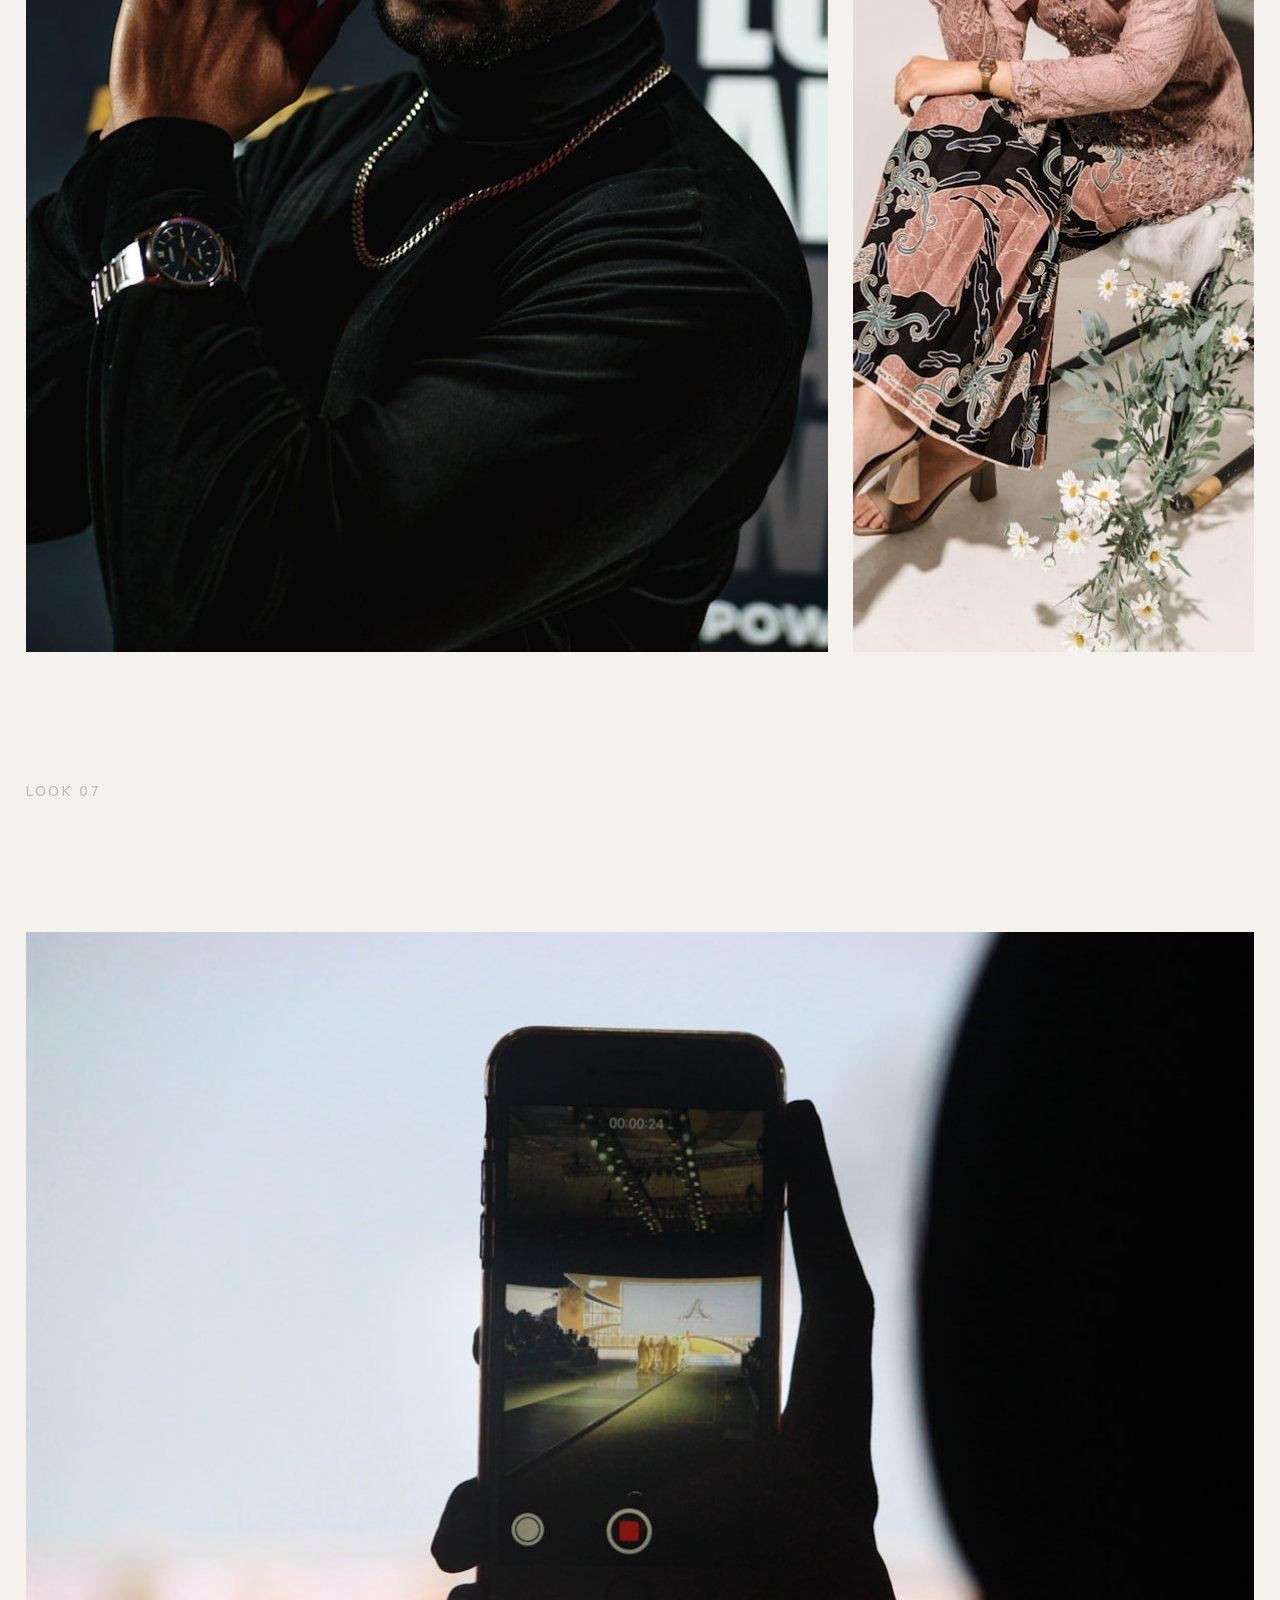
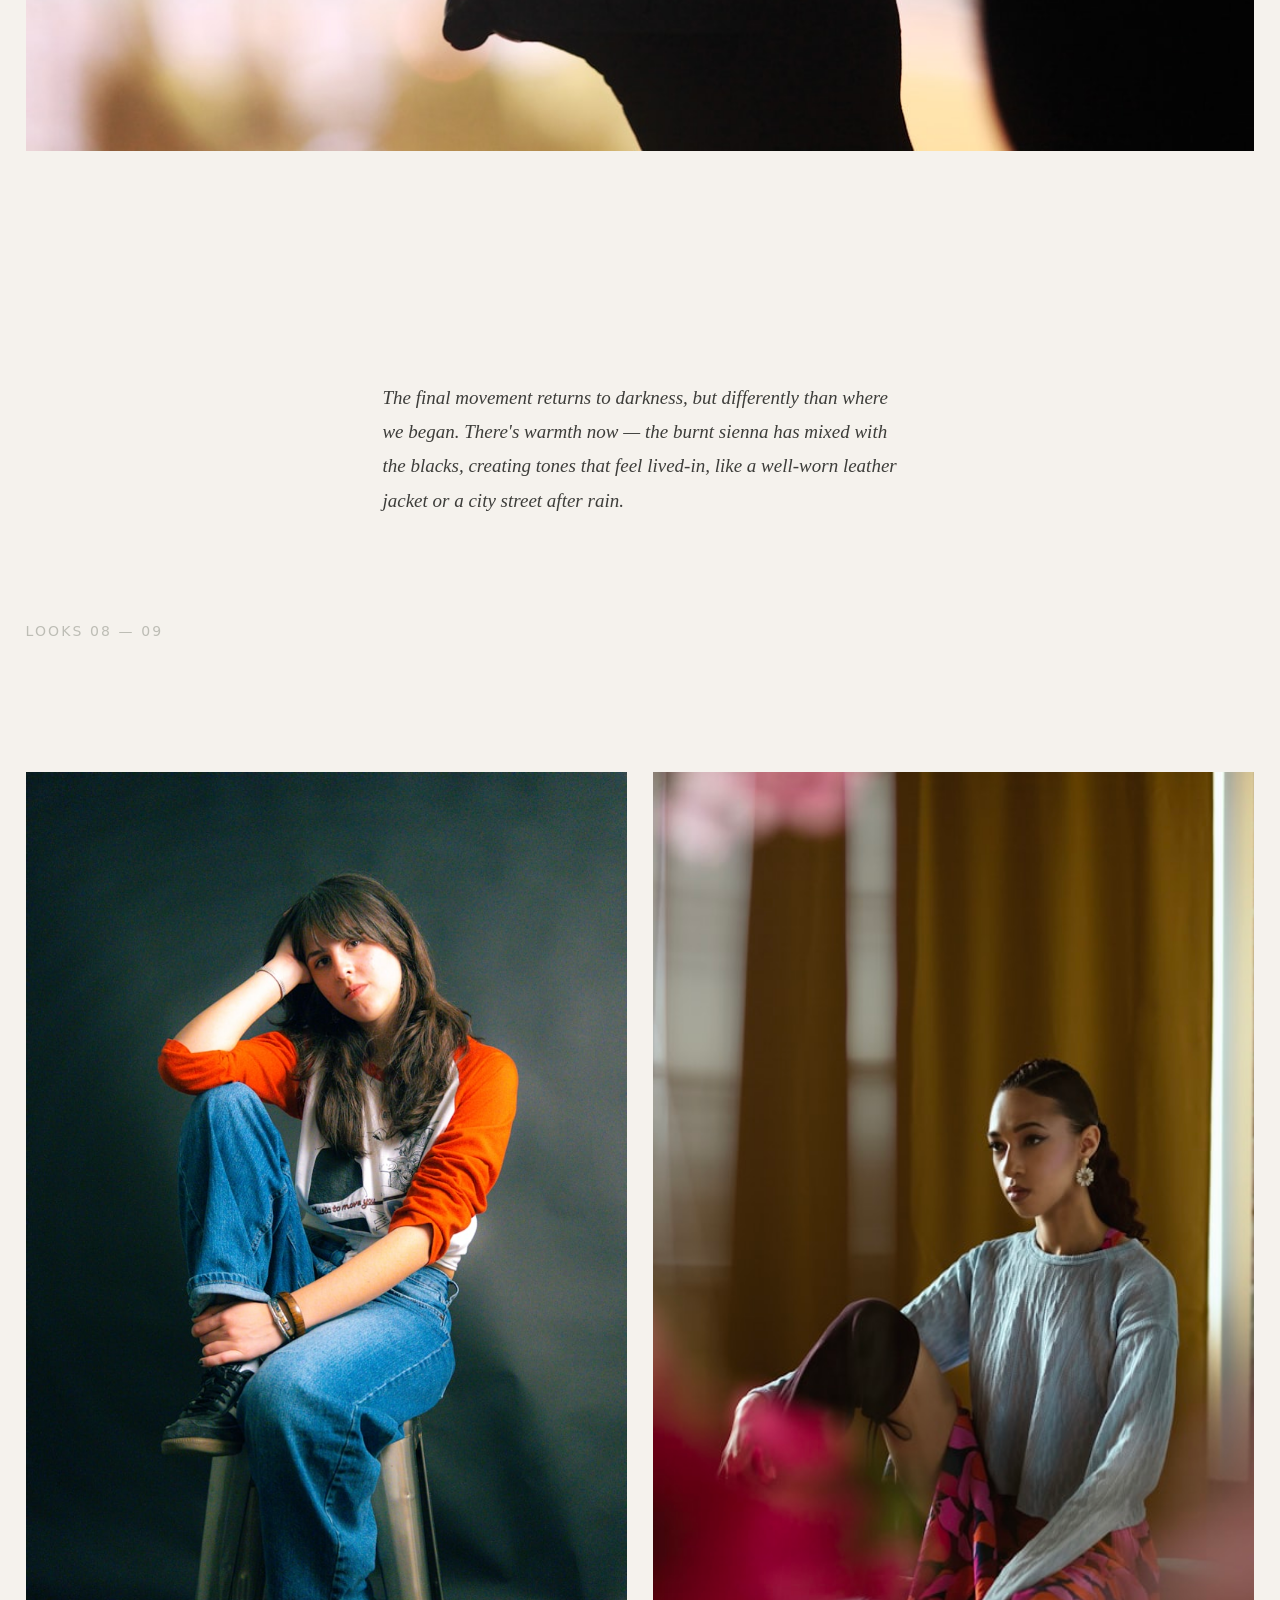
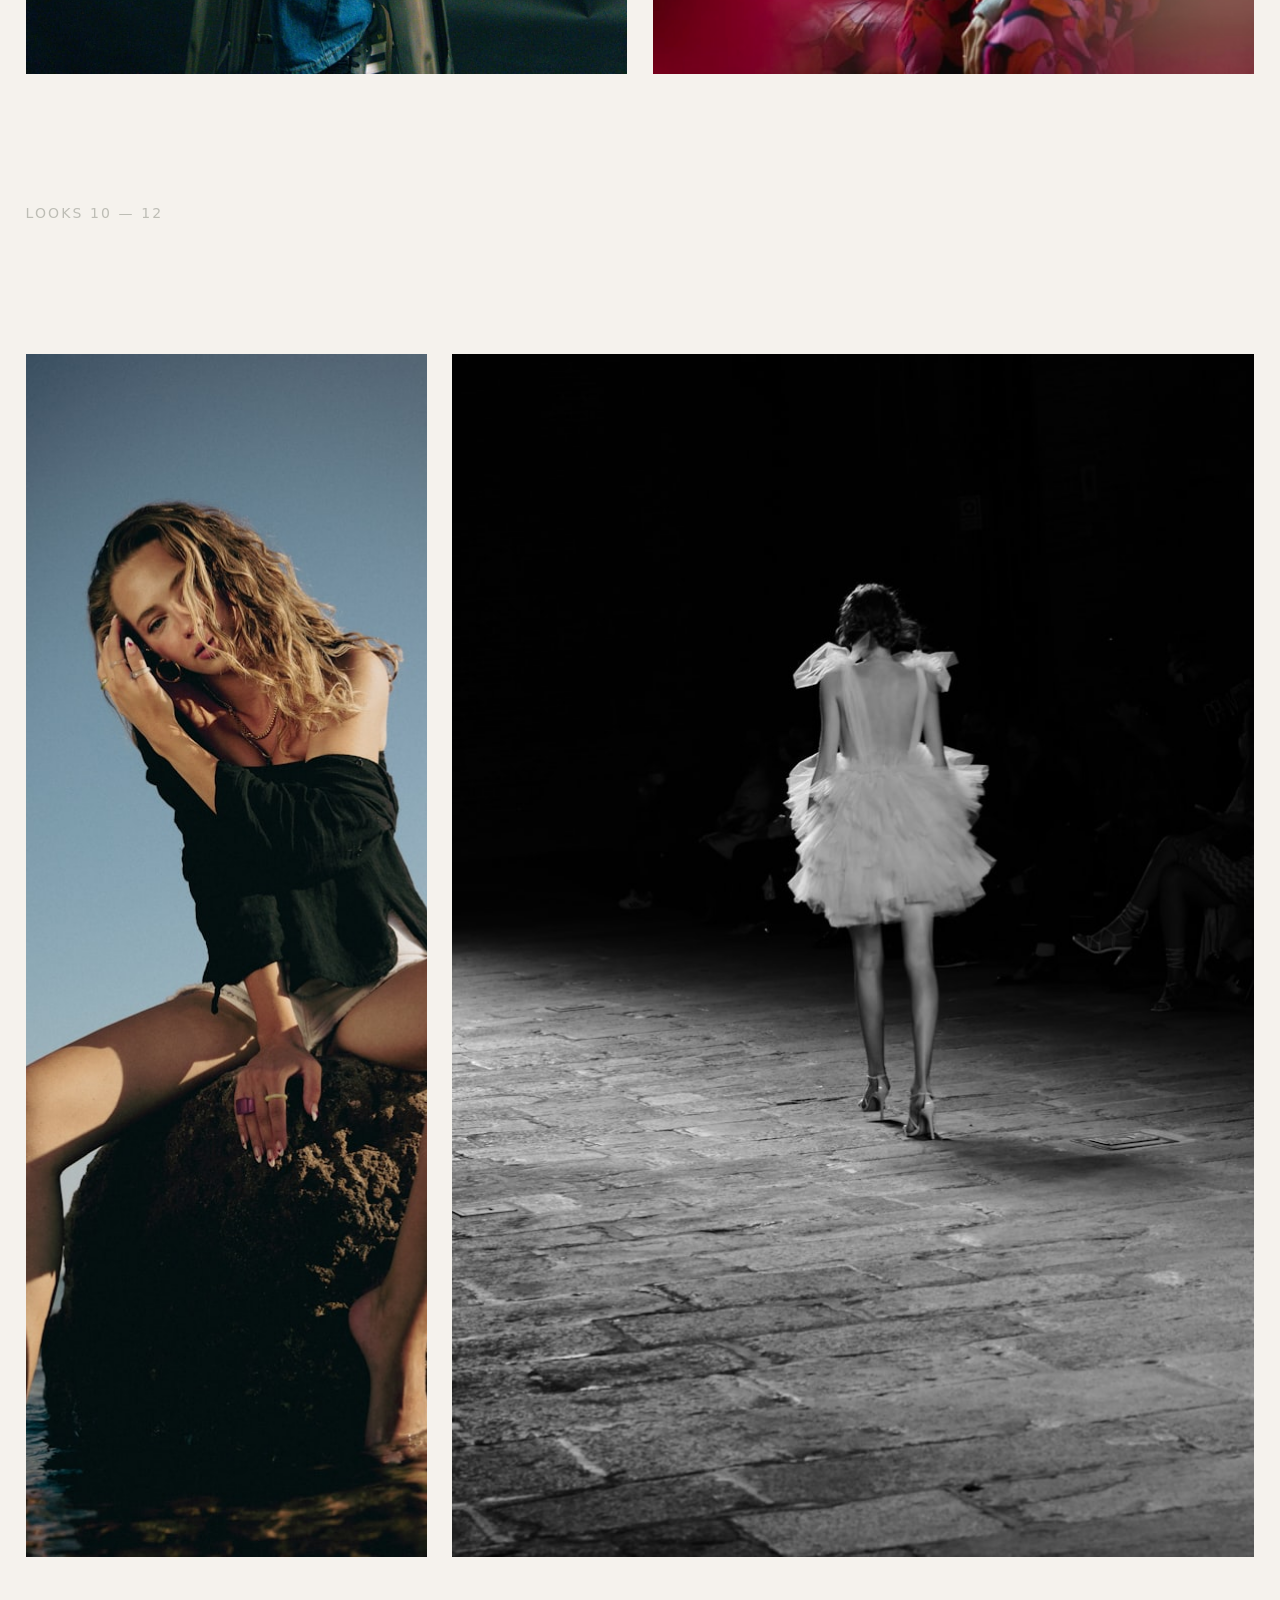
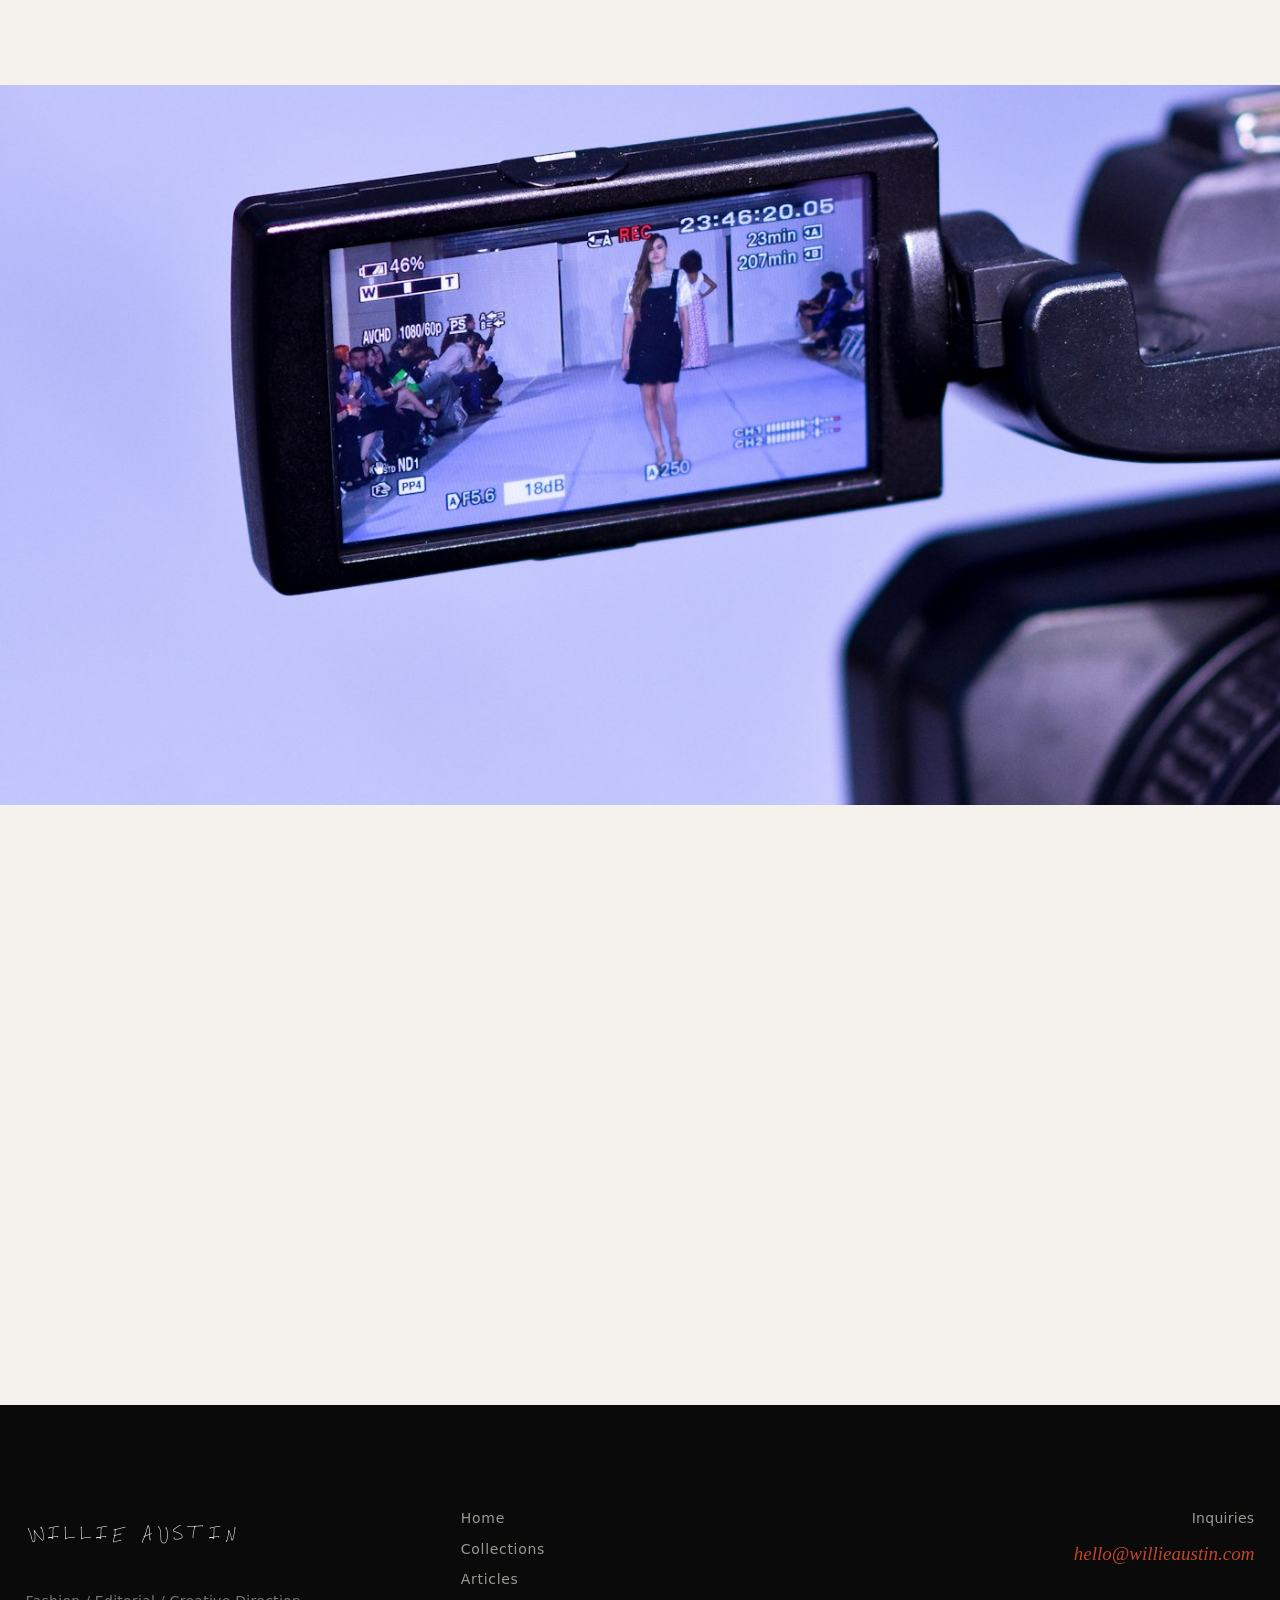
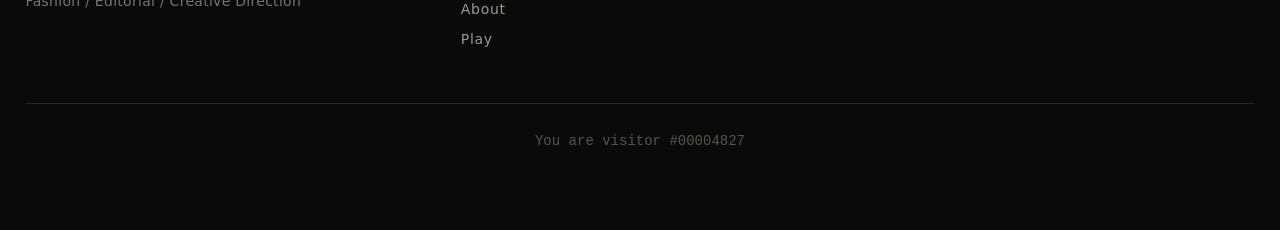
<file: collection.html>
<!DOCTYPE html>
<html lang="en" data-theme="light">
<head>
  <meta charset="UTF-8">
  <meta name="viewport" content="width=device-width, initial-scale=1.0">
  <title>Nocturne — Fall/Winter 2026 | WILLIE AUSTIN</title>
  <meta name="description" content="Nocturne collection by Willie Austin. An exploration of shadow and structure.">
  <link rel="icon" href="favicon.ico" type="image/x-icon">

  <link rel="stylesheet" href="css/reset.css">
  <link rel="stylesheet" href="css/tokens.css">
  <link rel="stylesheet" href="css/typography.css">
  <link rel="stylesheet" href="css/layout.css">
  <link rel="stylesheet" href="css/utilities.css">
  <link rel="stylesheet" href="css/components.css">
  <link rel="stylesheet" href="css/collection.css">
  <link rel="stylesheet" href="css/animations.css">
</head>
<body>

  <!-- Page transition overlay -->
  <div class="page-transition" aria-hidden="true"></div>

  <!-- Custom cursor -->
  <div class="custom-cursor" aria-hidden="true"></div>

  <!-- Masthead -->
  <header class="masthead" role="banner">
    <a href="index.html" class="masthead__logo" aria-label="Willie Austin — Home">WILLIE AUSTIN</a>
    <button class="menu-toggle" aria-label="Toggle navigation" aria-expanded="false">
      <span></span><span></span><span></span>
    </button>
    <nav class="masthead__nav" role="navigation" aria-label="Main navigation">
      <a href="index.html" class="nav-link">Home</a>
      <a href="collection.html" class="nav-link active">Collections</a>
      <a href="editorial.html" class="nav-link">Articles</a>
      <a href="about.html" class="nav-link">About</a>
      <a href="game.html" class="nav-link nav-link--play" data-hover-sound>Play</a>
    </nav>
  </header>

  <!-- Collection Hero — Full Bleed Opening Spread -->
  <section class="collection-hero">
    <div class="collection-hero__image">
      <img src="assets/images/collections/nocturne/hero.jpg" data-fallback="https://images.unsplash.com/photo-1574320567434-08788f5cc928?w=1400&fit=crop&q=80" alt="Nocturne Fall/Winter 2026 collection hero — model in shadow and structured tailoring" loading="eager" class="placeholder-img">
    </div>
    <div class="collection-hero__overlay"></div>
    <div class="collection-hero__content reveal">
      <span class="collection-hero__season">Fall / Winter 2026</span>
      <h1 class="collection-hero__title">Nocturne</h1>
      <p class="collection-hero__desc">An exploration of shadow and structure. Twelve looks that move between architectural tailoring and fluid draping, rendered in a palette of midnight, charcoal, and burnt sienna.</p>
    </div>
  </section>

  <!-- Lookbook Body -->
  <main class="lookbook">

    <!-- Look 01 — Single full-bleed -->
    <div class="lookbook__section reveal">
      <span class="look-number">Look 01</span>
      <div class="spread spread--single">
        <img src="assets/images/collections/nocturne/look-01.jpg" data-fallback="https://images.unsplash.com/photo-1643077286854-6ada321e9b48?w=1000&fit=crop&q=80" alt="Look 01 — figure emerging from shadow in architectural tailoring" loading="lazy" class="placeholder-img">
      </div>
    </div>

    <!-- Designer notes -->
    <div class="lookbook__notes reveal">
      <p>The collection begins in darkness — a single figure emerging from shadow. The opening look establishes the vocabulary: sharp shoulders that soften into draped panels, a tension between control and release that runs through every piece.</p>
    </div>

    <!-- Looks 02-03 — Side-by-side pair -->
    <div class="lookbook__section reveal">
      <span class="look-number">Looks 02 — 03</span>
      <div class="spread spread--pair">
        <img src="assets/images/collections/nocturne/look-02.jpg" data-fallback="https://images.unsplash.com/photo-1686492792443-5b11f6883000?w=800&fit=crop&q=80" alt="Look 02 — draped charcoal silhouette with sharp shoulders" loading="lazy" class="placeholder-img">
        <img src="assets/images/collections/nocturne/look-03.jpg" data-fallback="https://images.unsplash.com/photo-1685699584994-c551f7fae21d?w=800&fit=crop&q=80" alt="Look 03 — structured tailoring in midnight tones" loading="lazy" class="placeholder-img">
      </div>
    </div>

    <!-- Look 04 — Full bleed -->
    <div class="lookbook__full-bleed reveal">
      <img src="assets/images/collections/nocturne/look-04.jpg" data-fallback="https://images.unsplash.com/photo-1620122830785-a18b43585b44?w=1400&fit=crop&q=80" alt="Look 04 — full bleed editorial shot with burnt sienna accents" loading="lazy" class="placeholder-img">
    </div>

    <!-- Designer notes -->
    <div class="lookbook__notes reveal">
      <p>By the fourth look, the palette shifts. Burnt sienna appears — first as a thread, then as a lining glimpsed through movement, and finally as a full garment that glows against the surrounding darkness like an ember.</p>
      <p>Every seam is intentional. Every fold is considered. But nothing is rigid. The clothes move because the person wearing them moves. That's the difference between architecture and fashion — fashion breathes.</p>
    </div>

    <!-- Looks 05-06 — Asymmetric -->
    <div class="lookbook__section reveal">
      <span class="look-number">Looks 05 — 06</span>
      <div class="spread spread--asymmetric">
        <img src="assets/images/collections/nocturne/look-05.jpg" data-fallback="https://images.unsplash.com/photo-1668106393026-6d518c1ff75a?w=800&fit=crop&q=80" alt="Look 05 — fluid draping in soft neutral tones" loading="lazy" class="placeholder-img">
        <img src="assets/images/collections/nocturne/look-06.jpg" data-fallback="https://images.unsplash.com/photo-1709887139259-e5fdce21afa8?w=800&fit=crop&q=80" alt="Look 06 — bold burnt sienna garment against dark backdrop" loading="lazy" class="placeholder-img">
      </div>
    </div>

    <!-- Look 07 — Single -->
    <div class="lookbook__section reveal">
      <span class="look-number">Look 07</span>
      <div class="spread spread--single">
        <img src="assets/images/collections/nocturne/look-07.jpg" data-fallback="https://images.unsplash.com/photo-1573916159477-3195bcde1dc7?w=1200&fit=crop&q=80" alt="Look 07 — wide cinematic shot of structured fashion silhouette" loading="lazy" class="placeholder-img">
      </div>
    </div>

    <!-- Looks 08-09 — Pair -->
    <div class="lookbook__section reveal">
      <span class="look-number">Looks 08 — 09</span>
      <div class="spread spread--pair">
        <img src="assets/images/collections/nocturne/look-08.jpg" data-fallback="https://images.unsplash.com/photo-1700150580894-764b5e81d030?w=800&fit=crop&q=80" alt="Look 08 — dark tailored look with shadow play" loading="lazy" class="placeholder-img">
        <img src="assets/images/collections/nocturne/look-09.jpg" data-fallback="https://images.unsplash.com/photo-1687884578968-94d89d7e30cb?w=800&fit=crop&q=80" alt="Look 09 — charcoal layered ensemble with soft structure" loading="lazy" class="placeholder-img">
      </div>
    </div>

    <!-- Designer notes -->
    <div class="lookbook__notes reveal">
      <p>The final movement returns to darkness, but differently than where we began. There's warmth now — the burnt sienna has mixed with the blacks, creating tones that feel lived-in, like a well-worn leather jacket or a city street after rain.</p>
    </div>

    <!-- Looks 10-12 — Asymmetric reverse -->
    <div class="lookbook__section reveal">
      <span class="look-number">Looks 10 — 12</span>
      <div class="spread spread--asymmetric-reverse">
        <img src="assets/images/collections/nocturne/look-10.jpg" data-fallback="https://images.unsplash.com/photo-1659095012554-e4cc81fc04c0?w=800&fit=crop&q=80" alt="Look 10 — closing dark tones with lived-in warmth" loading="lazy" class="placeholder-img">
        <img src="assets/images/collections/nocturne/look-11.jpg" data-fallback="https://images.unsplash.com/photo-1635279474047-ab3cda78bbe8?w=800&fit=crop&q=80" alt="Looks 11-12 — burnt sienna and black finale pieces" loading="lazy" class="placeholder-img">
      </div>
    </div>

    <!-- Full bleed finale -->
    <div class="lookbook__full-bleed reveal">
      <img src="assets/images/collections/nocturne/finale.jpg" data-fallback="https://images.unsplash.com/photo-1583927368400-008eef222a26?w=1400&fit=crop&q=80" alt="Collection finale — full bleed fashion editorial in warm dark tones" loading="lazy" class="placeholder-img">
    </div>

    <!-- Credits -->
    <div class="collection-credits reveal">
      <h3>Credits</h3>
      <dl>
        <dt>Design</dt>
        <dd>Willie Austin</dd>
        <dt>Photography</dt>
        <dd>Studio Name</dd>
        <dt>Styling</dt>
        <dd>Stylist Name</dd>
        <dt>Hair &amp; Makeup</dt>
        <dd>Artist Name</dd>
        <dt>Models</dt>
        <dd>Model Agency</dd>
        <dt>Production</dt>
        <dd>Production Company</dd>
      </dl>
    </div>

  </main>

  <!-- Footer -->
  <footer class="site-footer">
    <div class="footer__inner">
      <div>
        <div class="footer__brand">Willie Austin</div>
        <p class="caption mt-md" style="color:var(--gray-500);">Fashion / Editorial / Creative Direction</p>
      </div>
      <div class="footer__links">
        <a href="index.html">Home</a>
        <a href="collection.html">Collections</a>
        <a href="editorial.html">Articles</a>
        <a href="about.html">About</a>
        <a href="game.html">Play</a>
      </div>
      <div class="footer__contact">
        <p class="ui-text" style="color:var(--gray-400);margin-bottom:var(--space-xs);">Inquiries</p>
        <a href="mailto:hello@willieaustin.com">hello@willieaustin.com</a>
      </div>
    </div>
    <div class="visitor-counter">
      You are visitor #<span>00004827</span>
    </div>
  </footer>

  <!-- Folio -->
  <div class="folio no-print" aria-hidden="true"><span class="folio__number">01</span></div>

  <!-- Sound toggle -->
  <button class="sound-toggle no-print" aria-label="Toggle sound">
    <span class="sound-icon">&#9835;</span>
  </button>

  <script src="js/images.js"></script>
  <script src="js/sounds.js"></script>
  <script src="js/nav.js"></script>
  <script src="js/cursor.js"></script>
  <script src="js/reveal.js"></script>
  <script src="js/transitions.js"></script>
  <script src="js/content.js?v=3"></script>
  <script src="js/main.js"></script>
</body>
</html>
</file>
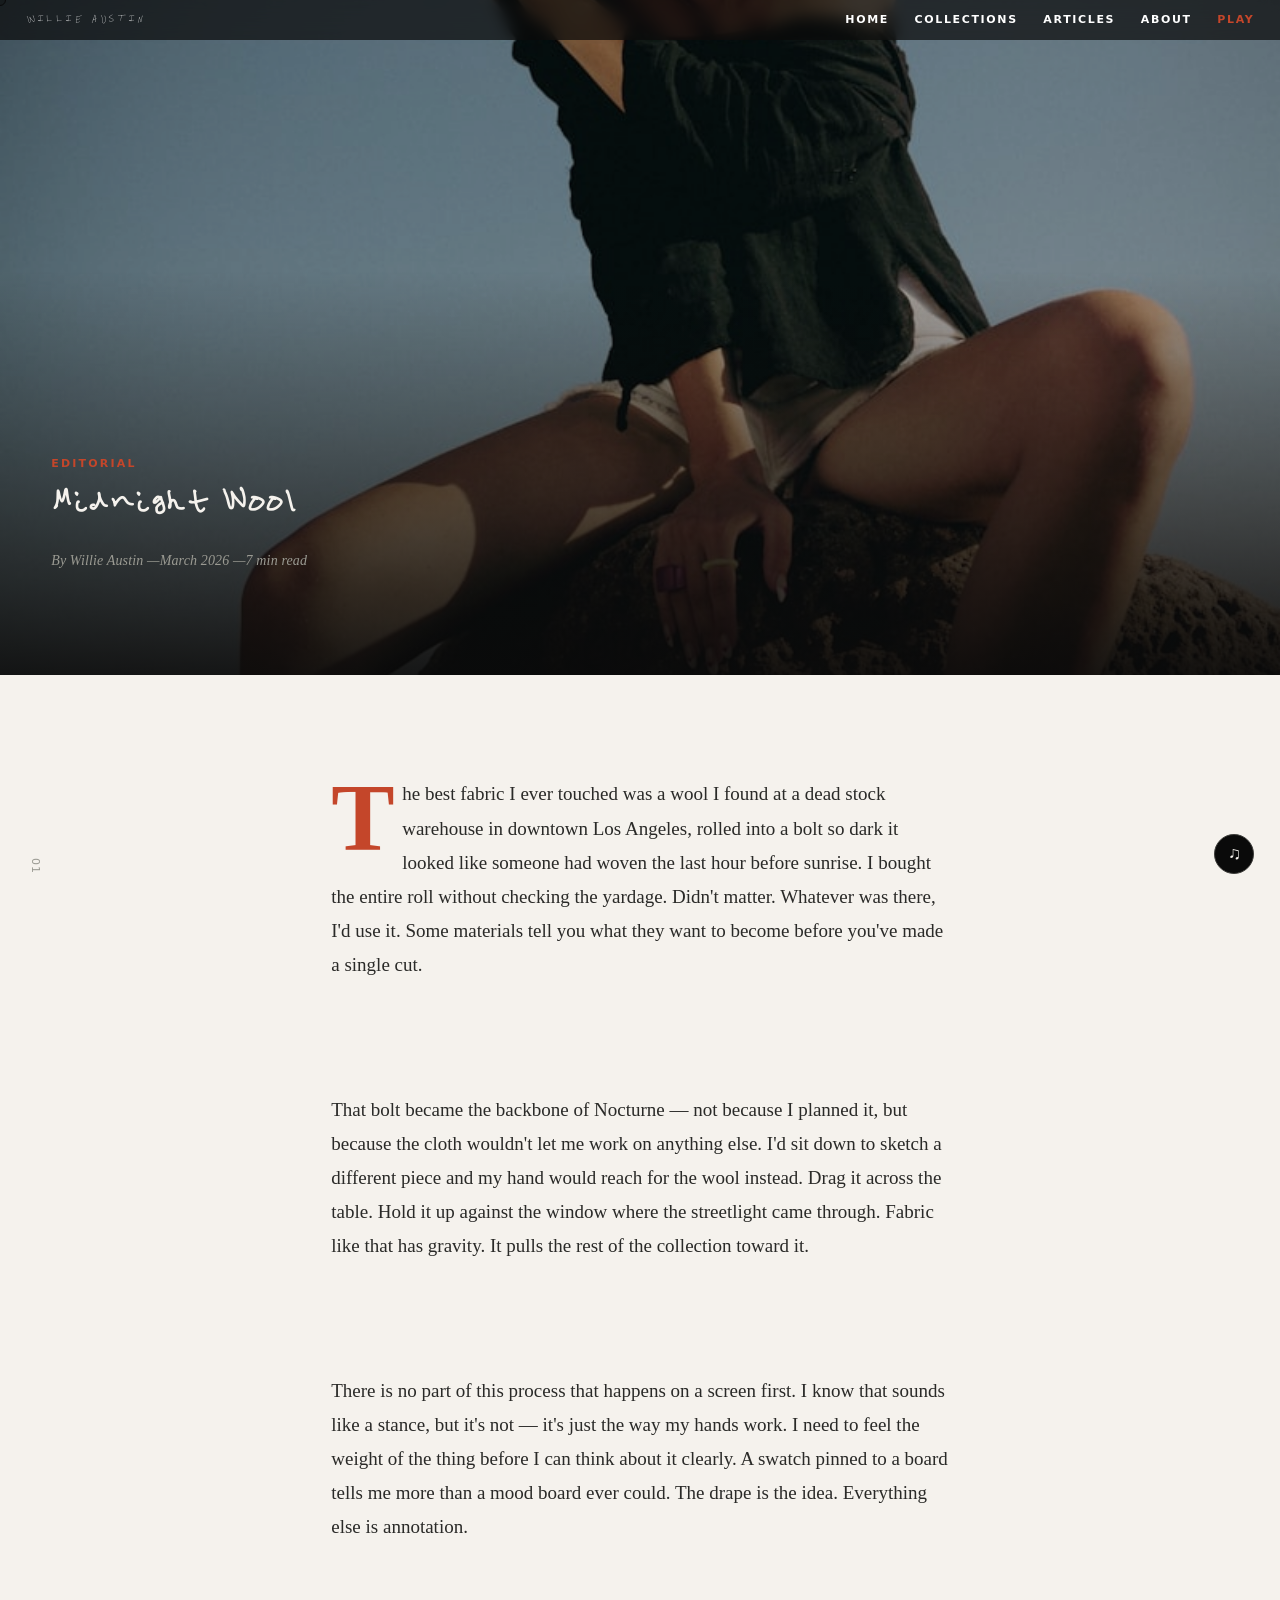
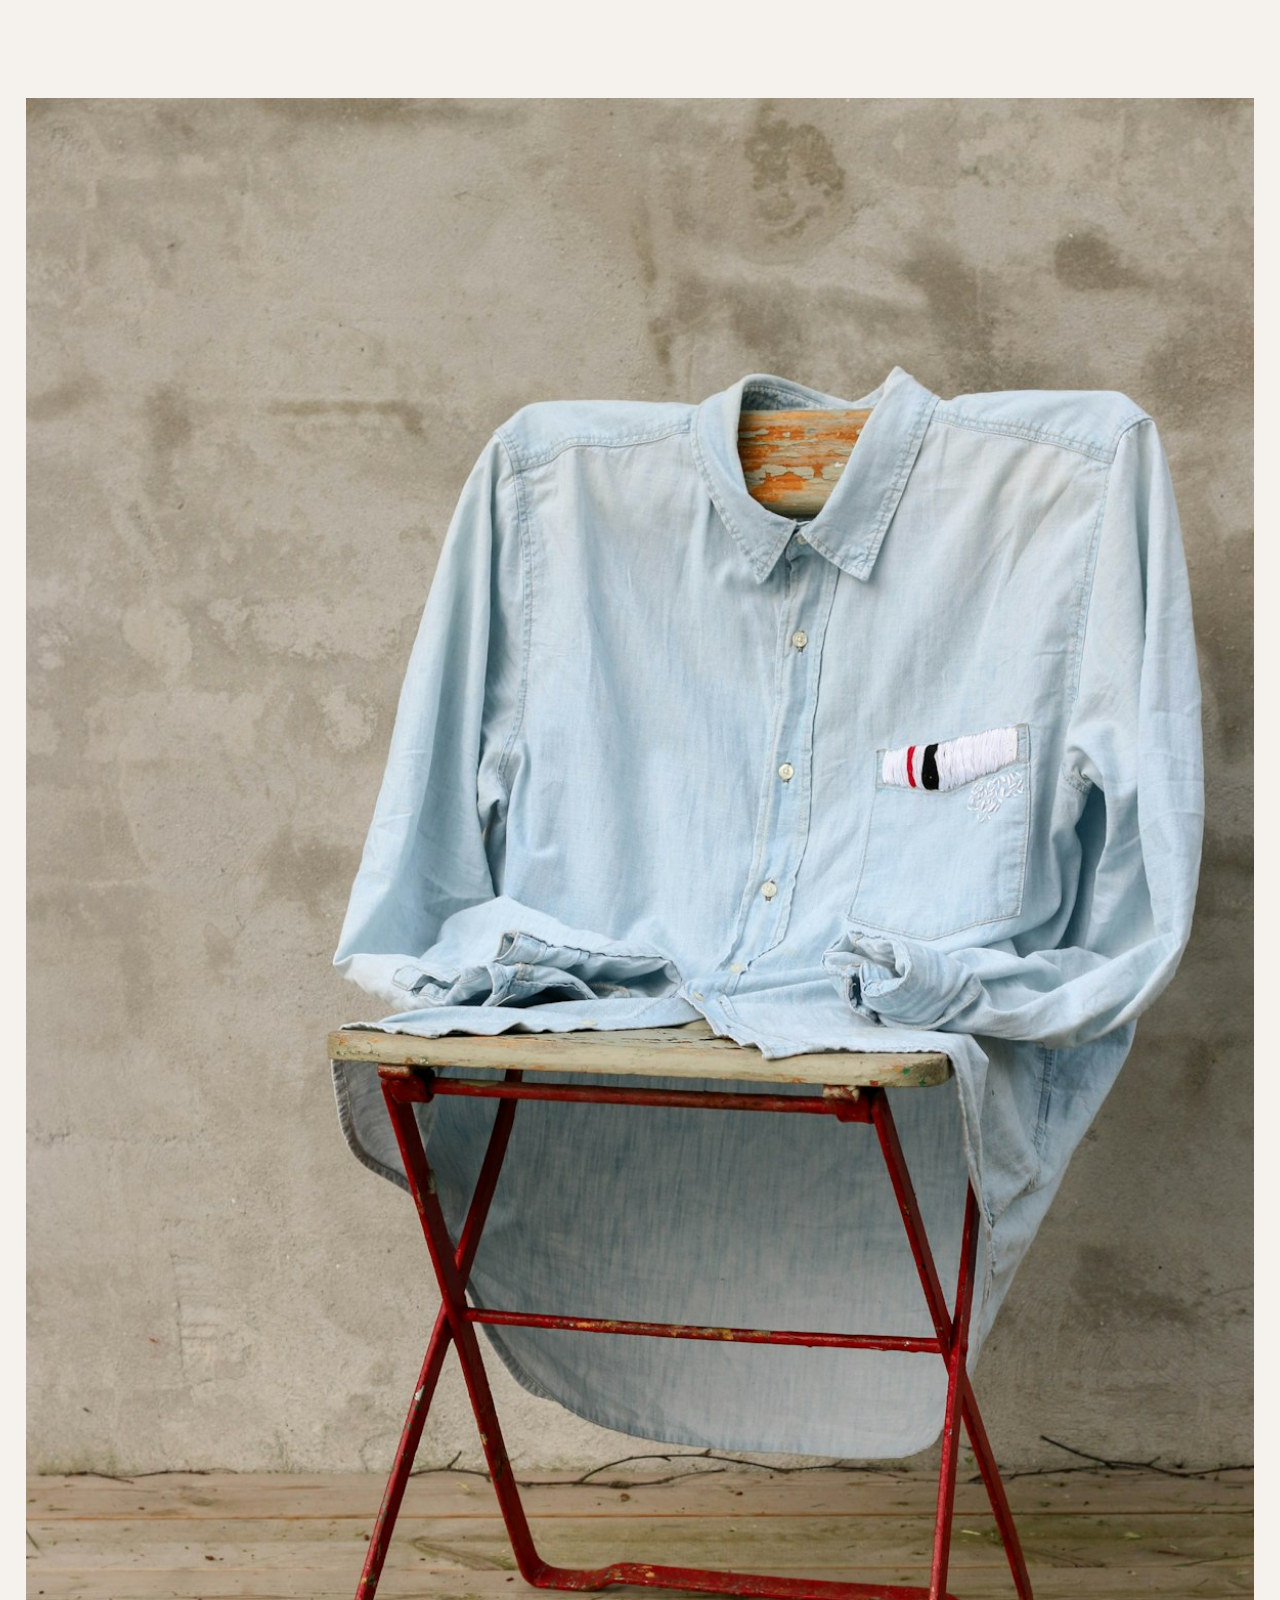
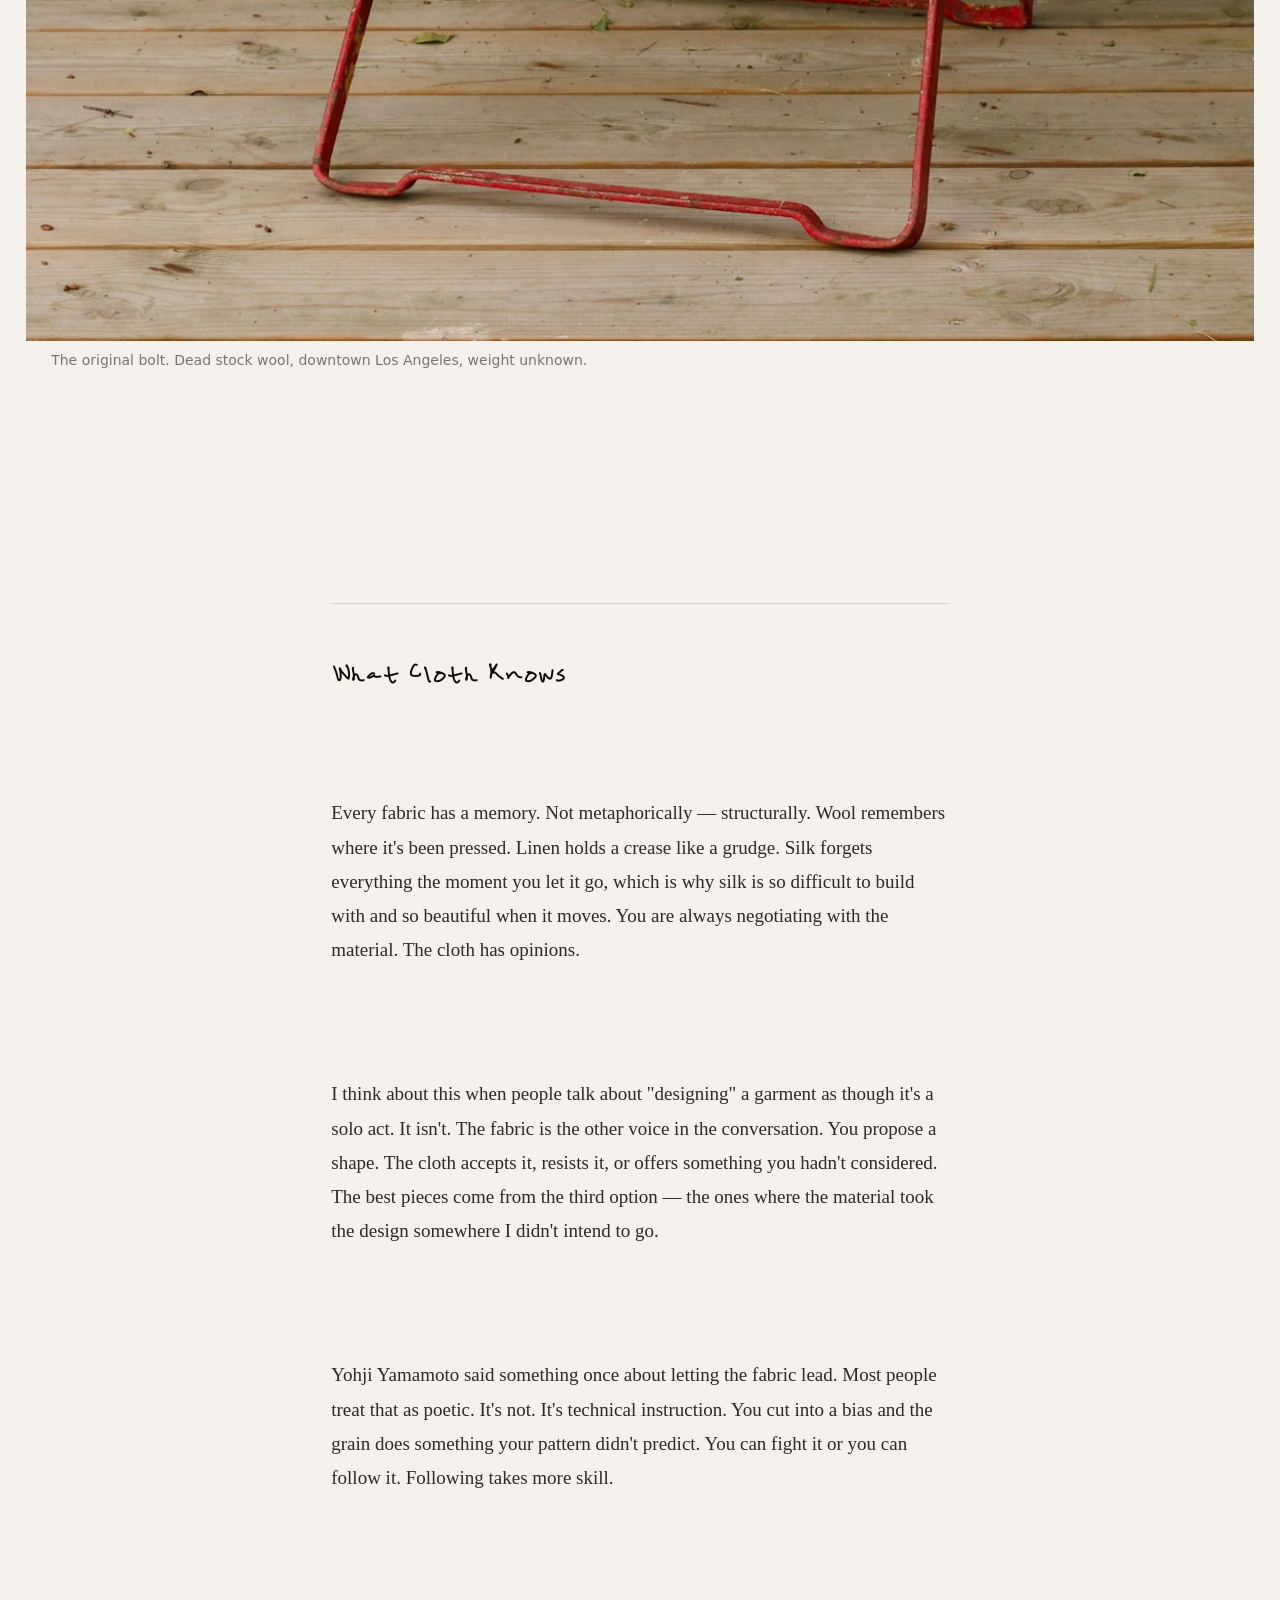
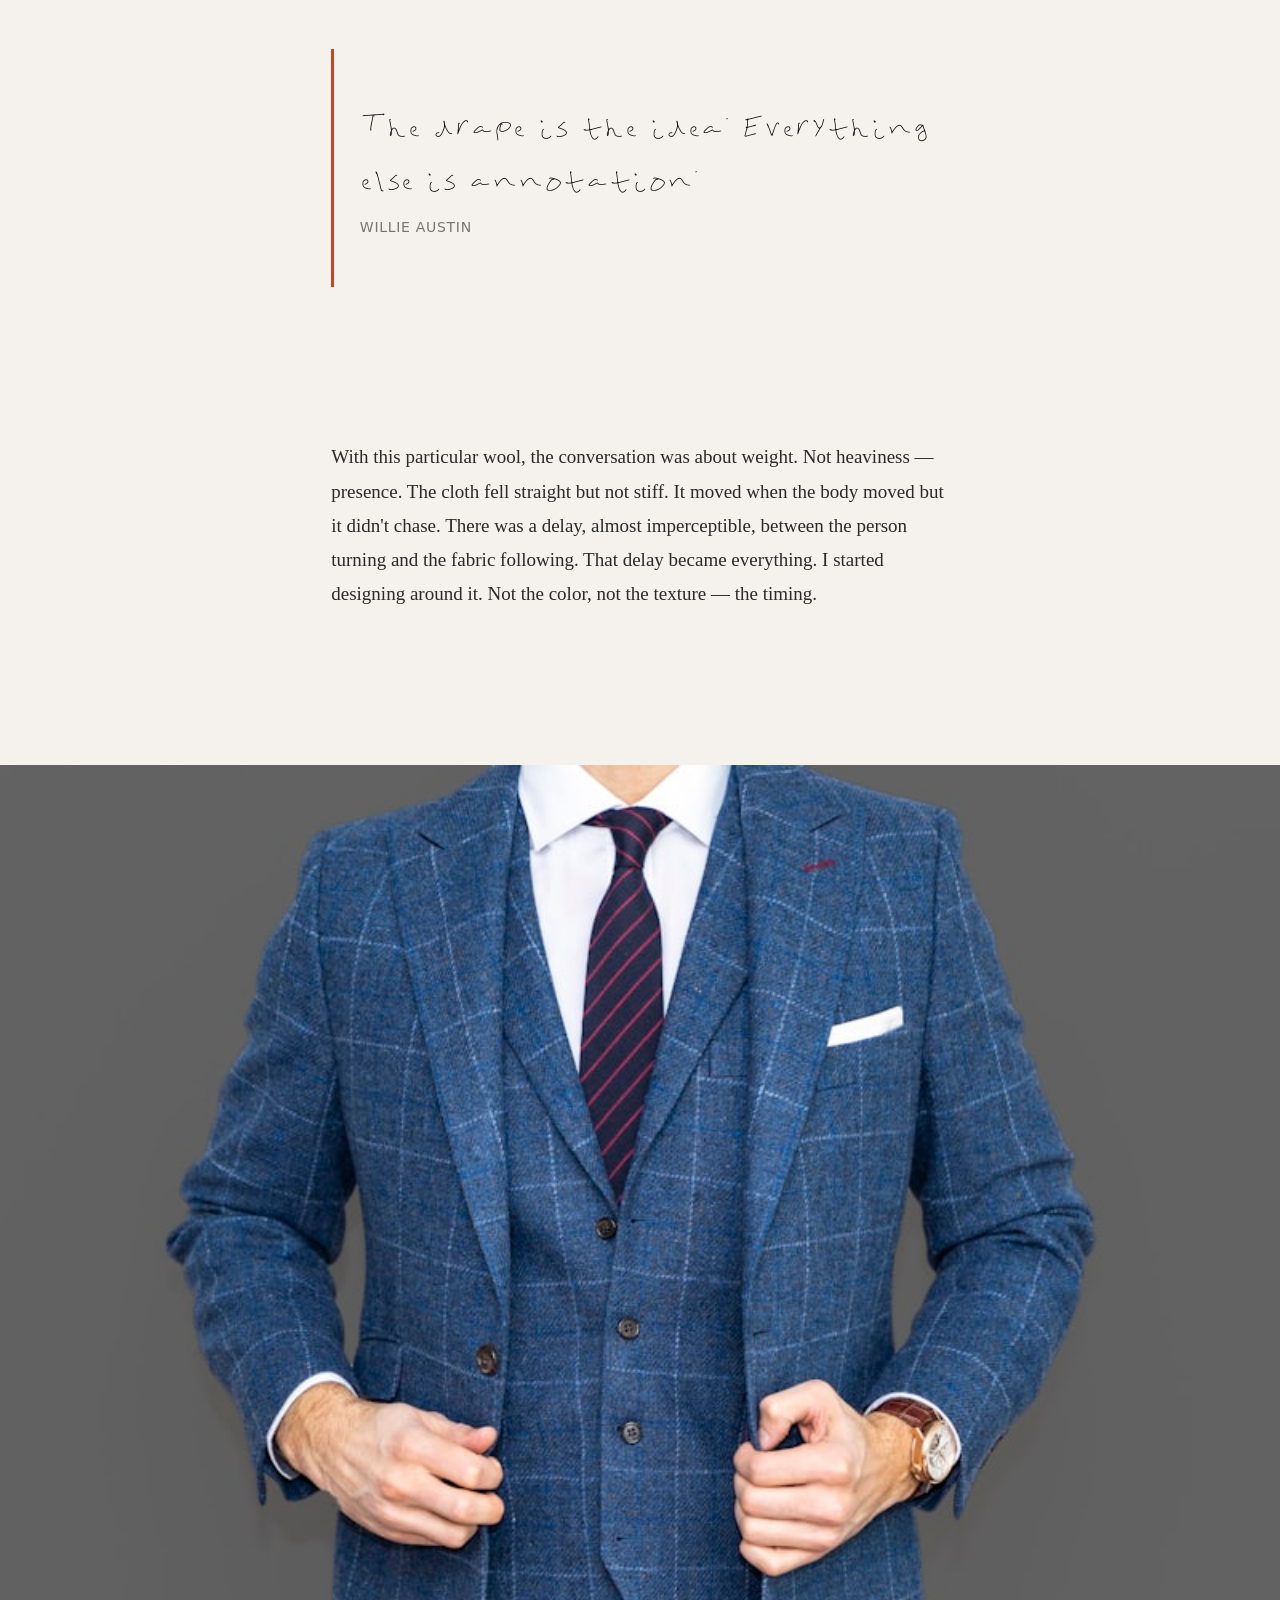
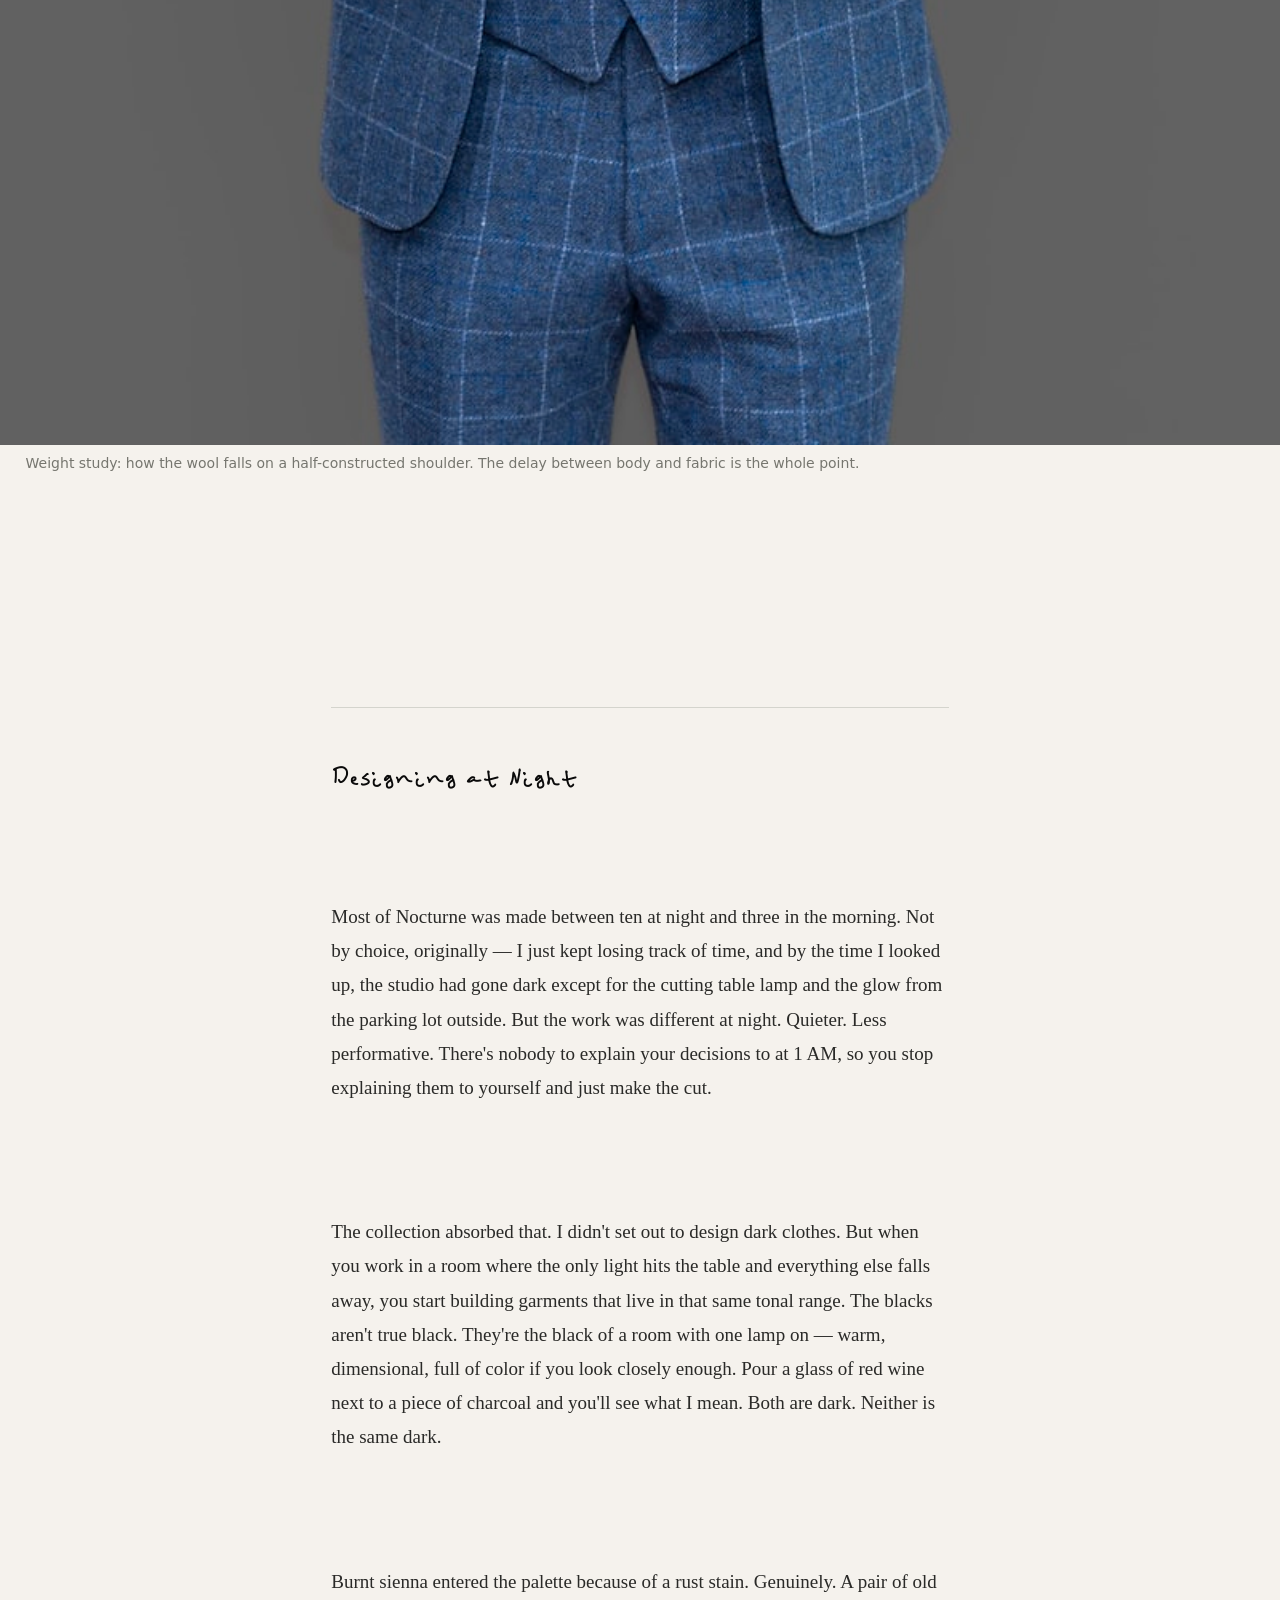
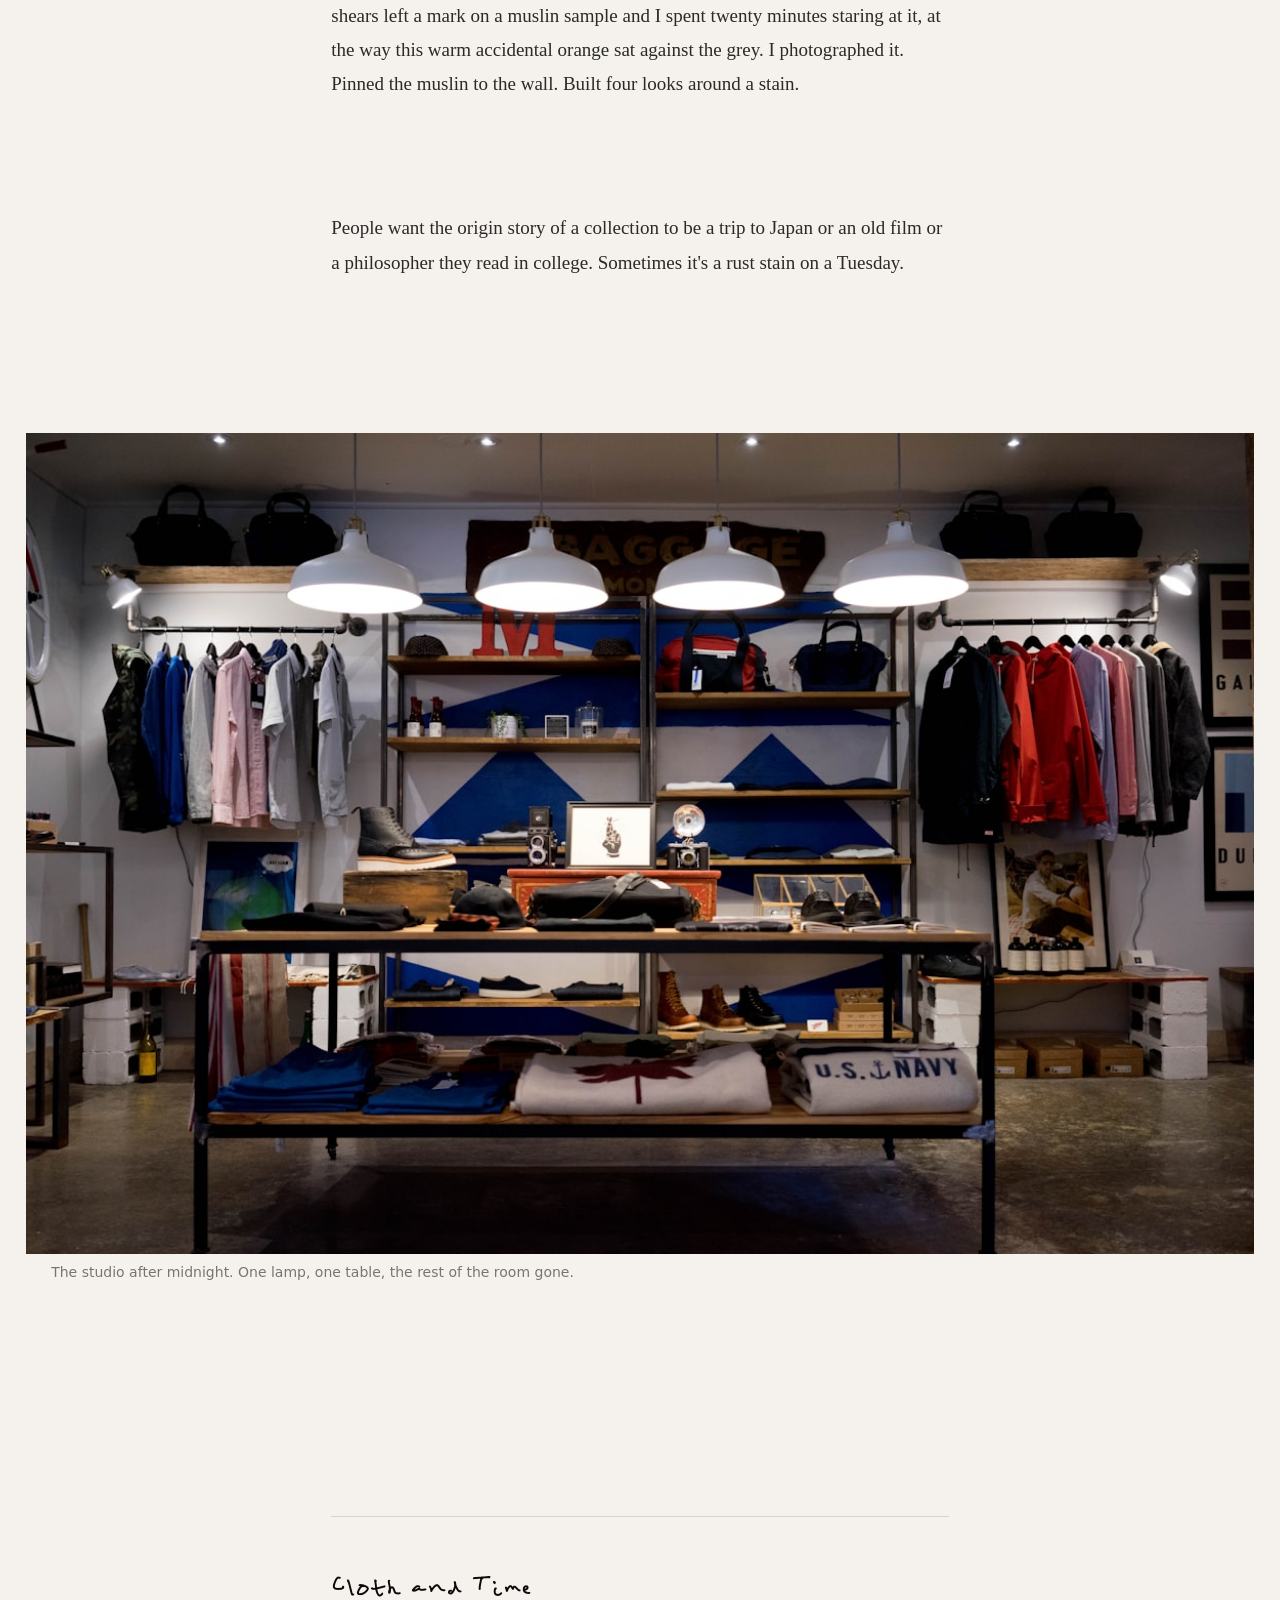
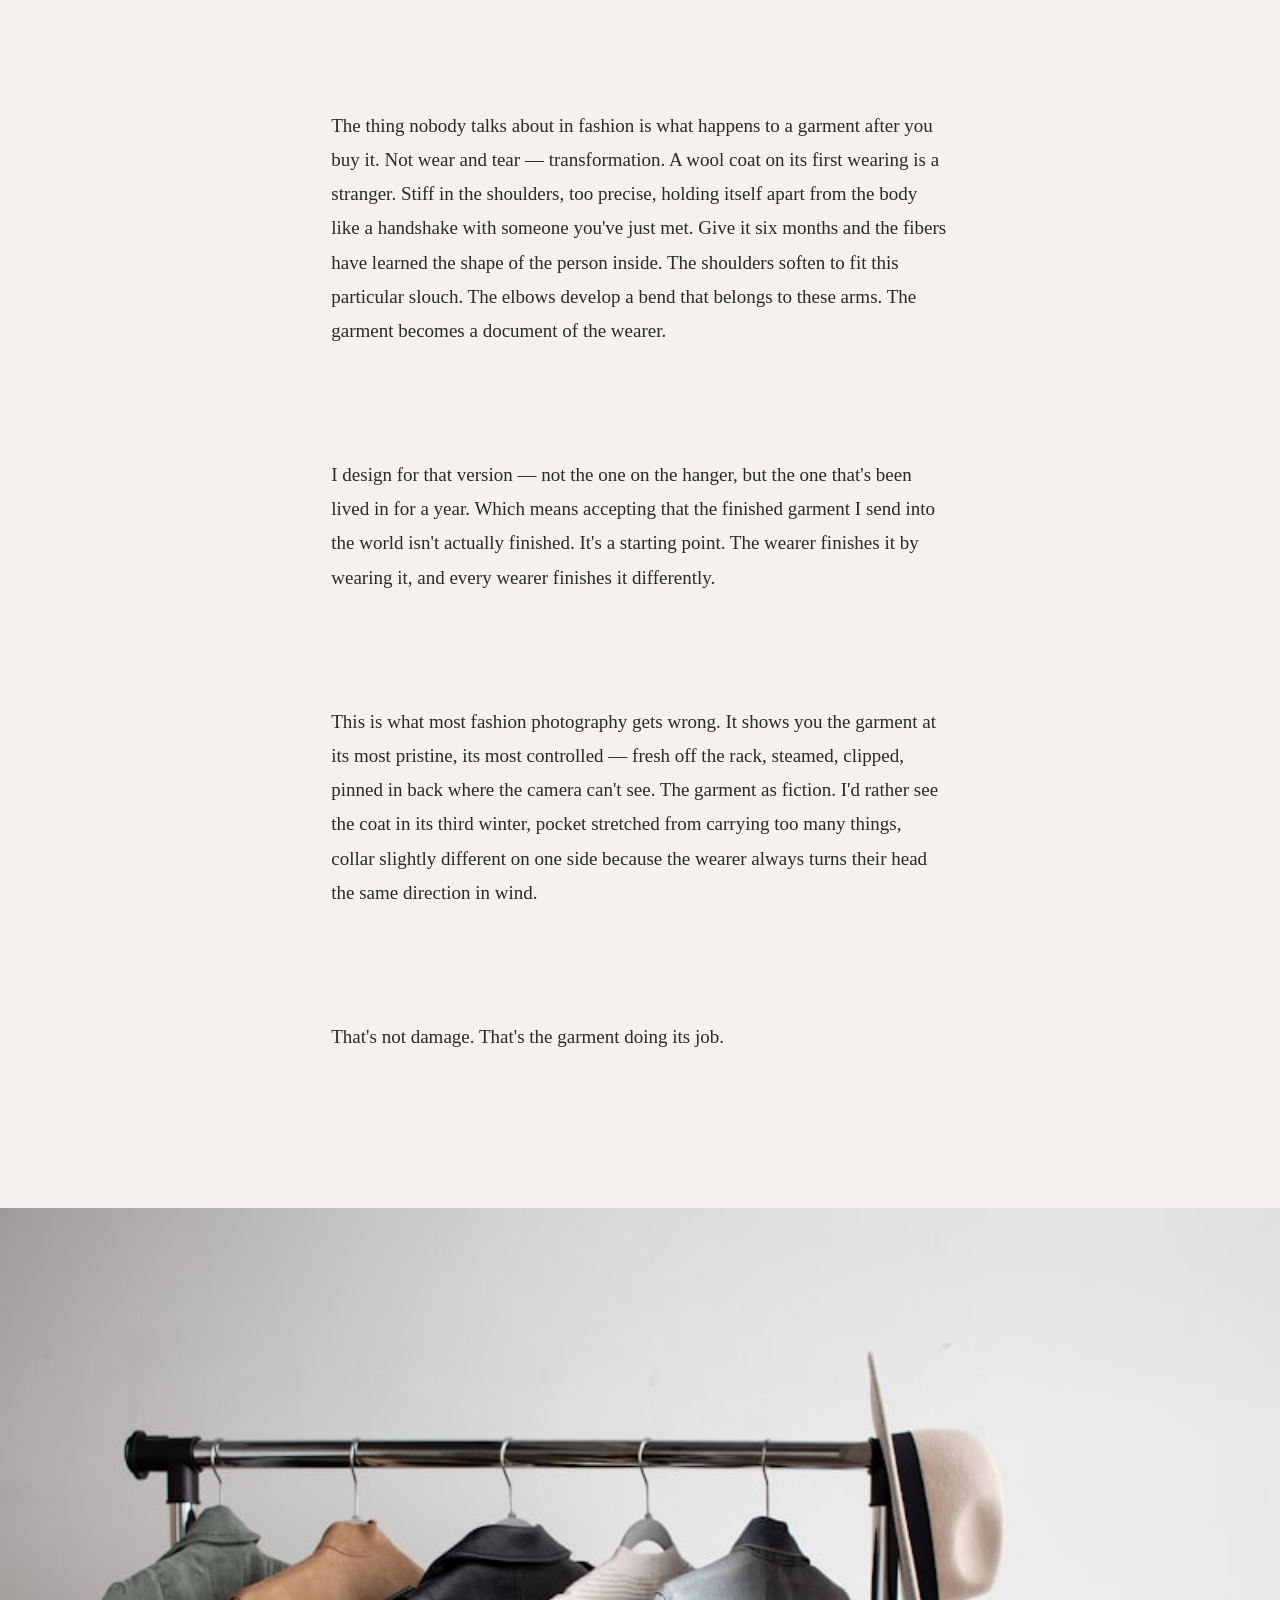
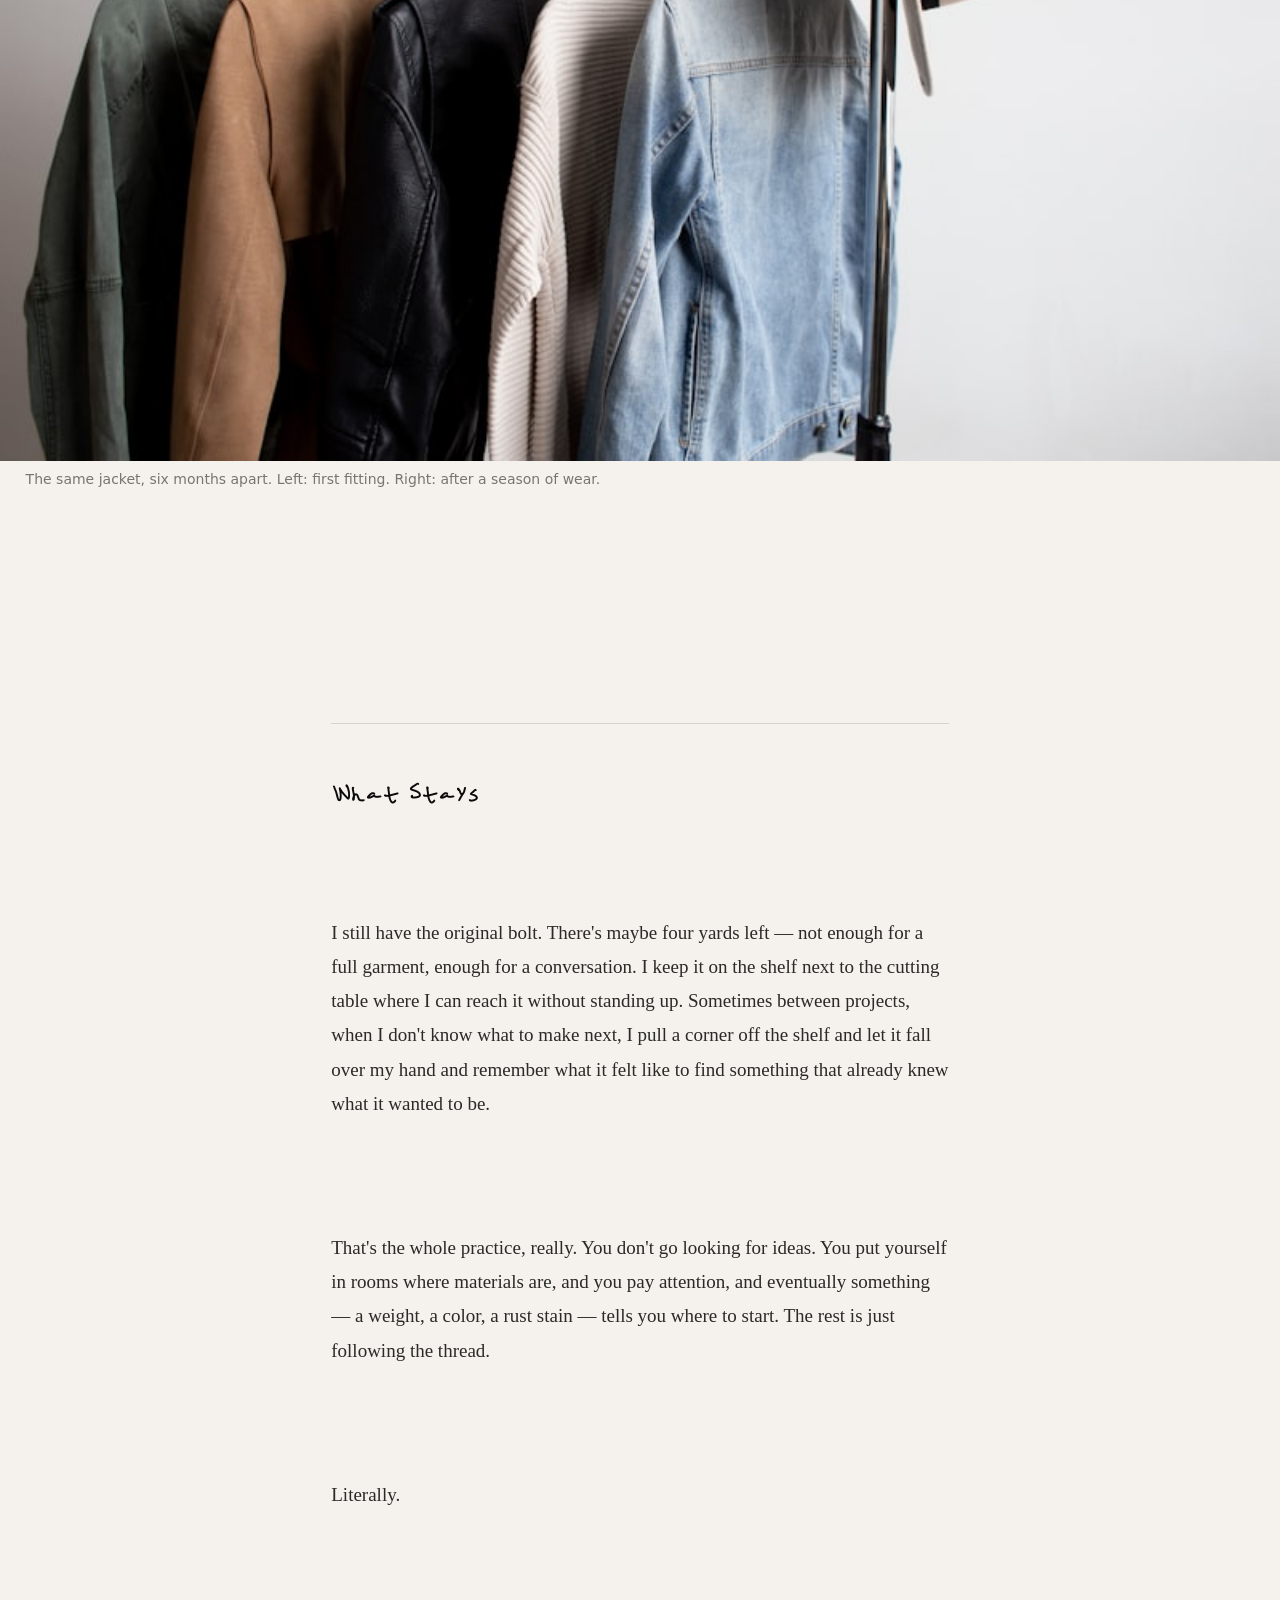
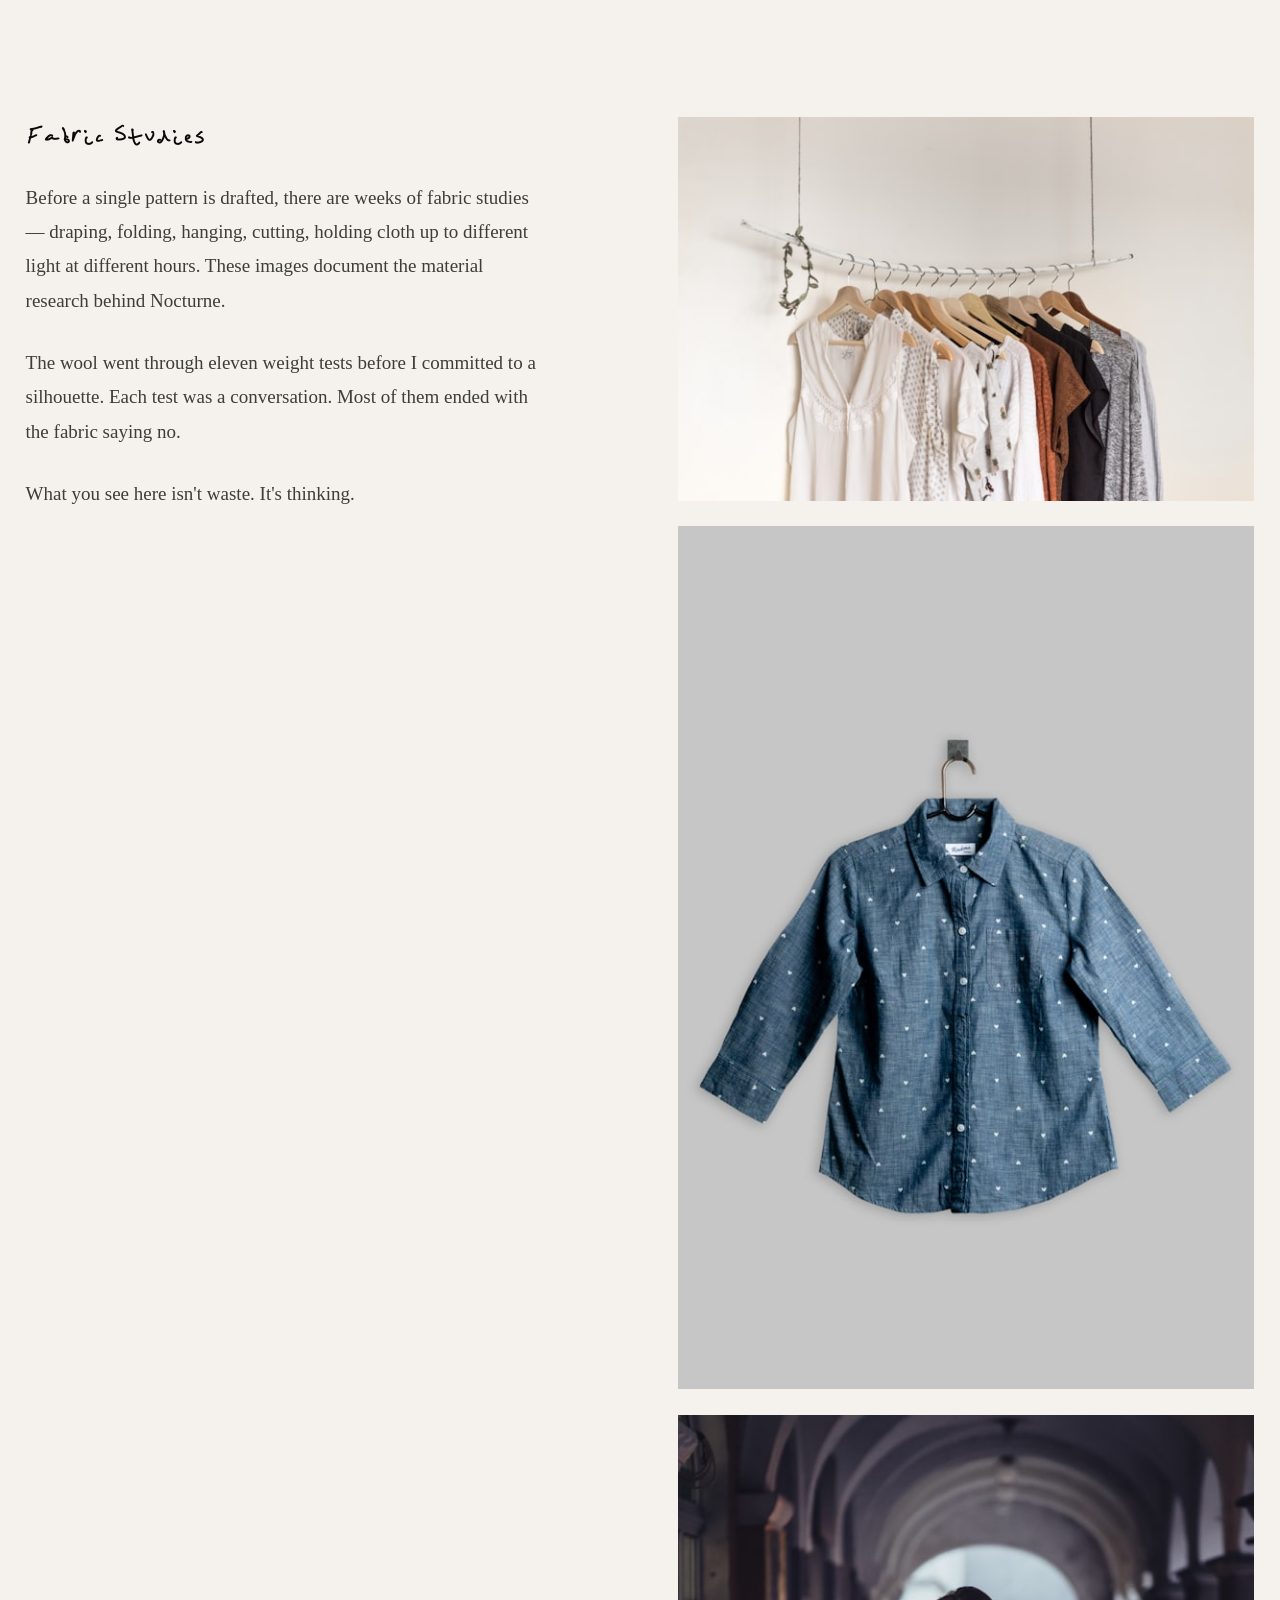
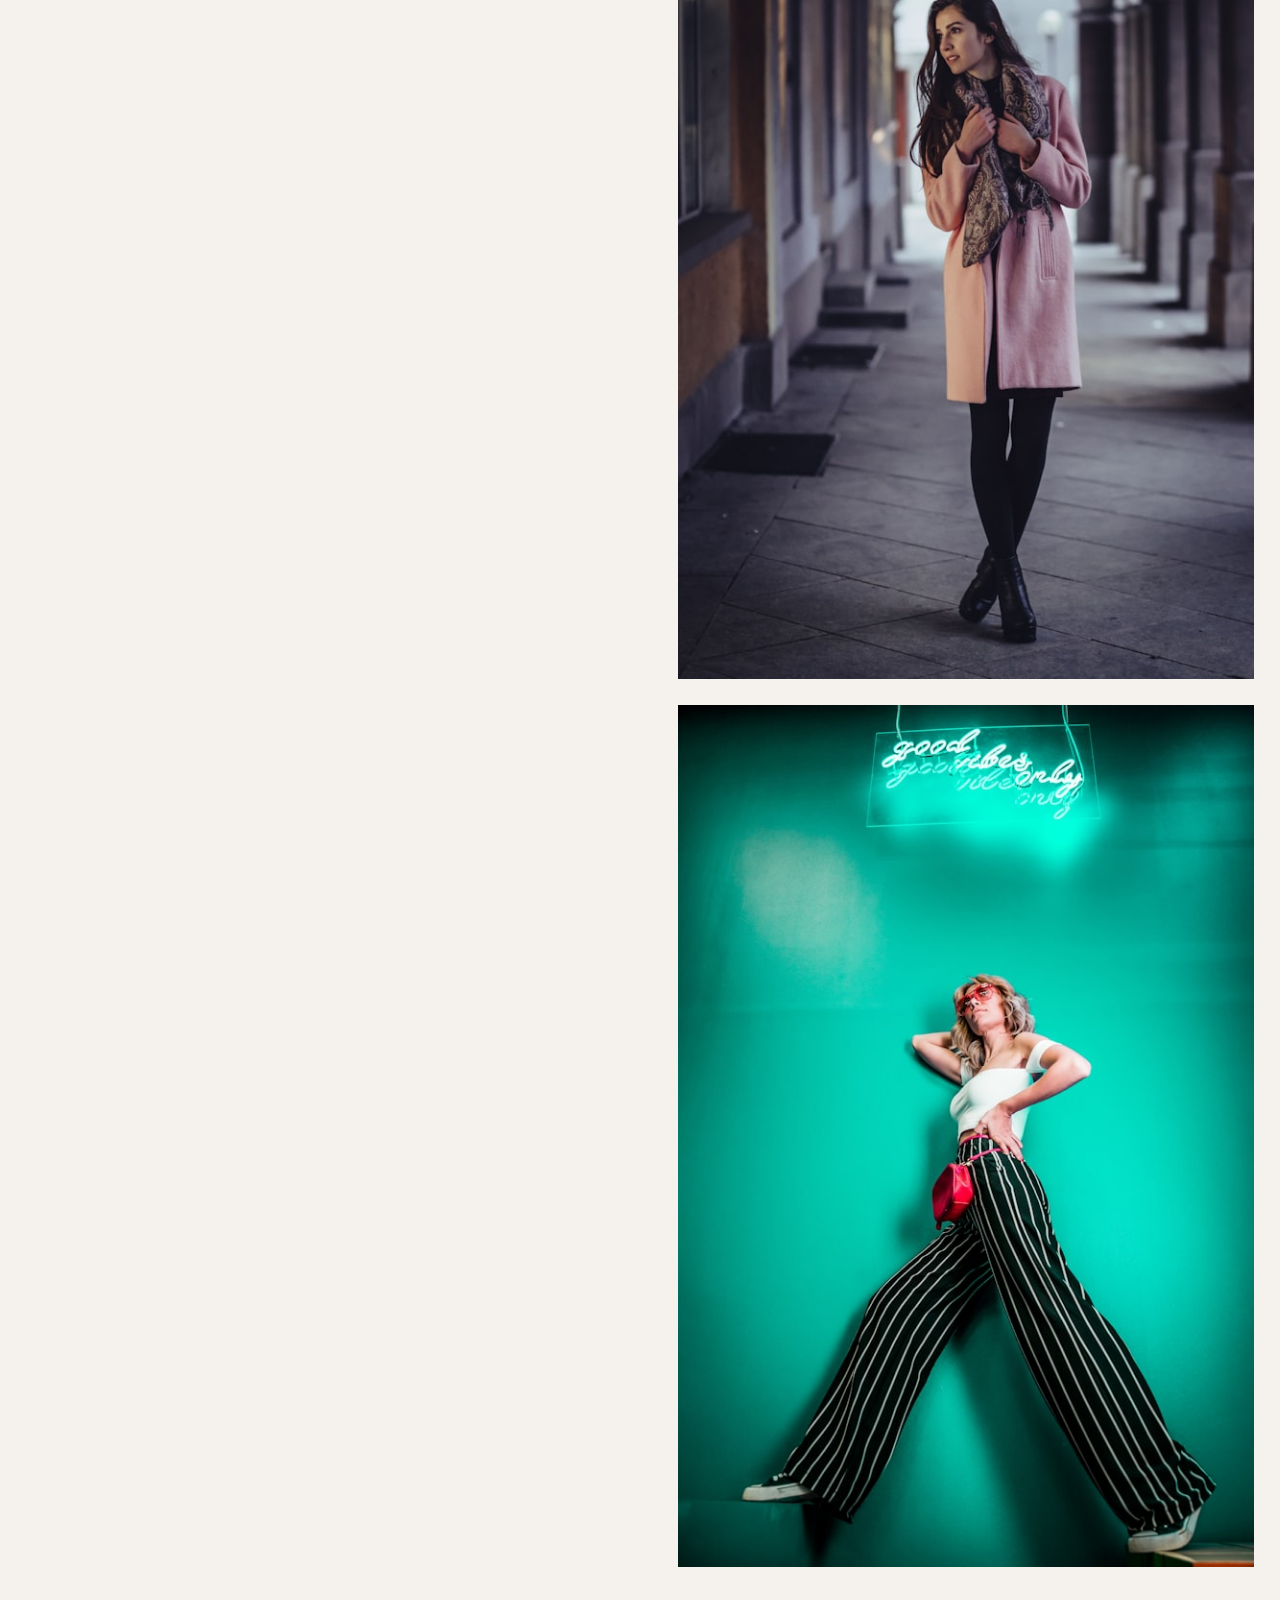
<file: editorial-midnight-wool.html>
<!DOCTYPE html>
<html lang="en" data-theme="light">
<head>
  <meta charset="UTF-8">
  <meta name="viewport" content="width=device-width, initial-scale=1.0">
  <title>Midnight Wool | WILLIE AUSTIN</title>
  <meta name="description" content="On dead stock fabric, rust stains, designing at 1 AM, and the conversation between cloth and the person inside it. An editorial by Willie Austin.">
  <link rel="icon" href="favicon.ico" type="image/x-icon">

  <link rel="stylesheet" href="css/reset.css">
  <link rel="stylesheet" href="css/tokens.css">
  <link rel="stylesheet" href="css/typography.css">
  <link rel="stylesheet" href="css/layout.css">
  <link rel="stylesheet" href="css/utilities.css">
  <link rel="stylesheet" href="css/components.css">
  <link rel="stylesheet" href="css/editorial.css">
  <link rel="stylesheet" href="css/animations.css">
</head>
<body>

  <!-- Reading progress bar -->
  <div class="reading-progress" aria-hidden="true"></div>

  <!-- Page transition overlay -->
  <div class="page-transition" aria-hidden="true"></div>

  <!-- Custom cursor -->
  <div class="custom-cursor" aria-hidden="true"></div>

  <!-- Masthead -->
  <header class="masthead" role="banner">
    <a href="index.html" class="masthead__logo" aria-label="Willie Austin — Home">WILLIE AUSTIN</a>
    <button class="menu-toggle" aria-label="Toggle navigation" aria-expanded="false">
      <span></span><span></span><span></span>
    </button>
    <nav class="masthead__nav" role="navigation" aria-label="Main navigation">
      <a href="index.html" class="nav-link">Home</a>
      <a href="collection.html" class="nav-link">Collections</a>
      <a href="editorial.html" class="nav-link active">Articles</a>
      <a href="about.html" class="nav-link">About</a>
      <a href="game.html" class="nav-link nav-link--play" data-hover-sound>Play</a>
    </nav>
  </header>

  <!-- Article Hero -->
  <section class="article-hero">
    <div class="article-hero__image">
      <img src="assets/images/editorials/midnight-wool/hero.jpg" alt="Midnight Wool — dark fabric draped across a cutting table under studio light" loading="eager">
    </div>
    <div class="article-hero__overlay"></div>
    <div class="article-hero__content reveal">
      <span class="article-hero__category">Articles</span>
      <h1 class="article-hero__title">Midnight Wool</h1>
      <div class="article-hero__meta">
        <span>By Willie Austin</span>
        <span>March 2026</span>
        <span>7 min read</span>
      </div>
    </div>
  </section>

  <!-- Article Body -->
  <article class="article-body">
    <div class="editorial-grid">

      <p class="drop-cap">The best fabric I ever touched was a wool I found at a dead stock warehouse in downtown Los Angeles, rolled into a bolt so dark it looked like someone had woven the last hour before sunrise. I bought the entire roll without checking the yardage. Didn't matter. Whatever was there, I'd use it. Some materials tell you what they want to become before you've made a single cut.</p>

      <p>That bolt became the backbone of Nocturne &mdash; not because I planned it, but because the cloth wouldn't let me work on anything else. I'd sit down to sketch a different piece and my hand would reach for the wool instead. Drag it across the table. Hold it up against the window where the streetlight came through. Fabric like that has gravity. It pulls the rest of the collection toward it.</p>

      <p>There is no part of this process that happens on a screen first. I know that sounds like a stance, but it's not &mdash; it's just the way my hands work. I need to feel the weight of the thing before I can think about it clearly. A swatch pinned to a board tells me more than a mood board ever could. The drape is the idea. Everything else is annotation.</p>

      <!-- Wide image -->
      <div class="image-wide reveal">
        <img src="assets/images/editorials/midnight-wool/fabric-wide.jpg" alt="The original bolt of dead stock wool from downtown Los Angeles" loading="lazy" style="width:100%;object-fit:cover;">
        <p class="image-caption">The original bolt. Dead stock wool, downtown Los Angeles, weight unknown.</p>
      </div>

      <h2>What Cloth Knows</h2>

      <p>Every fabric has a memory. Not metaphorically &mdash; structurally. Wool remembers where it's been pressed. Linen holds a crease like a grudge. Silk forgets everything the moment you let it go, which is why silk is so difficult to build with and so beautiful when it moves. You are always negotiating with the material. The cloth has opinions.</p>

      <p>I think about this when people talk about &ldquo;designing&rdquo; a garment as though it's a solo act. It isn't. The fabric is the other voice in the conversation. You propose a shape. The cloth accepts it, resists it, or offers something you hadn't considered. The best pieces come from the third option &mdash; the ones where the material took the design somewhere I didn't intend to go.</p>

      <p>Yohji Yamamoto said something once about letting the fabric lead. Most people treat that as poetic. It's not. It's technical instruction. You cut into a bias and the grain does something your pattern didn't predict. You can fight it or you can follow it. Following takes more skill.</p>

      <!-- Pull quote -->
      <blockquote class="pull-quote">
        The drape is the idea. Everything else is annotation.
        <cite>Willie Austin</cite>
      </blockquote>

      <p>With this particular wool, the conversation was about weight. Not heaviness &mdash; presence. The cloth fell straight but not stiff. It moved when the body moved but it didn't chase. There was a delay, almost imperceptible, between the person turning and the fabric following. That delay became everything. I started designing around it. Not the color, not the texture &mdash; the timing.</p>

      <!-- Full-bleed image -->
      <div class="image-full reveal">
        <img src="assets/images/editorials/midnight-wool/drape-full.jpg" alt="Weight study showing how the wool falls on a half-constructed shoulder" loading="lazy" style="width:100%;object-fit:cover;">
        <p class="image-caption">Weight study: how the wool falls on a half-constructed shoulder. The delay between body and fabric is the whole point.</p>
      </div>

      <h2>Designing at Night</h2>

      <p>Most of Nocturne was made between ten at night and three in the morning. Not by choice, originally &mdash; I just kept losing track of time, and by the time I looked up, the studio had gone dark except for the cutting table lamp and the glow from the parking lot outside. But the work was different at night. Quieter. Less performative. There's nobody to explain your decisions to at 1 AM, so you stop explaining them to yourself and just make the cut.</p>

      <p>The collection absorbed that. I didn't set out to design dark clothes. But when you work in a room where the only light hits the table and everything else falls away, you start building garments that live in that same tonal range. The blacks aren't true black. They're the black of a room with one lamp on &mdash; warm, dimensional, full of color if you look closely enough. Pour a glass of red wine next to a piece of charcoal and you'll see what I mean. Both are dark. Neither is the same dark.</p>

      <p>Burnt sienna entered the palette because of a rust stain. Genuinely. A pair of old shears left a mark on a muslin sample and I spent twenty minutes staring at it, at the way this warm accidental orange sat against the grey. I photographed it. Pinned the muslin to the wall. Built four looks around a stain.</p>

      <p>People want the origin story of a collection to be a trip to Japan or an old film or a philosopher they read in college. Sometimes it's a rust stain on a Tuesday.</p>

      <!-- Wide image -->
      <div class="image-wide reveal">
        <img src="assets/images/editorials/midnight-wool/studio-night-wide.jpg" alt="The studio after midnight with a single lamp illuminating the cutting table" loading="lazy" style="width:100%;object-fit:cover;">
        <p class="image-caption">The studio after midnight. One lamp, one table, the rest of the room gone.</p>
      </div>

      <h2>Cloth and Time</h2>

      <p>The thing nobody talks about in fashion is what happens to a garment after you buy it. Not wear and tear &mdash; transformation. A wool coat on its first wearing is a stranger. Stiff in the shoulders, too precise, holding itself apart from the body like a handshake with someone you've just met. Give it six months and the fibers have learned the shape of the person inside. The shoulders soften to fit this particular slouch. The elbows develop a bend that belongs to these arms. The garment becomes a document of the wearer.</p>

      <p>I design for that version &mdash; not the one on the hanger, but the one that's been lived in for a year. Which means accepting that the finished garment I send into the world isn't actually finished. It's a starting point. The wearer finishes it by wearing it, and every wearer finishes it differently.</p>

      <p>This is what most fashion photography gets wrong. It shows you the garment at its most pristine, its most controlled &mdash; fresh off the rack, steamed, clipped, pinned in back where the camera can't see. The garment as fiction. I'd rather see the coat in its third winter, pocket stretched from carrying too many things, collar slightly different on one side because the wearer always turns their head the same direction in wind.</p>

      <p>That's not damage. That's the garment doing its job.</p>

      <!-- Full-bleed image -->
      <div class="image-full reveal">
        <img src="assets/images/editorials/midnight-wool/worn-full.jpg" alt="The same jacket six months apart — first fitting versus after a season of wear" loading="lazy" style="width:100%;object-fit:cover;">
        <p class="image-caption">The same jacket, six months apart. Left: first fitting. Right: after a season of wear.</p>
      </div>

      <h2>What Stays</h2>

      <p>I still have the original bolt. There's maybe four yards left &mdash; not enough for a full garment, enough for a conversation. I keep it on the shelf next to the cutting table where I can reach it without standing up. Sometimes between projects, when I don't know what to make next, I pull a corner off the shelf and let it fall over my hand and remember what it felt like to find something that already knew what it wanted to be.</p>

      <p>That's the whole practice, really. You don't go looking for ideas. You put yourself in rooms where materials are, and you pay attention, and eventually something &mdash; a weight, a color, a rust stain &mdash; tells you where to start. The rest is just following the thread.</p>

      <p>Literally.</p>

    </div>
  </article>

  <!-- Dual Read Section -->
  <section class="dual-read-section">
    <div class="dual-read">
      <div class="dual-read__text reveal">
        <h2>Fabric Studies</h2>
        <p>Before a single pattern is drafted, there are weeks of fabric studies &mdash; draping, folding, hanging, cutting, holding cloth up to different light at different hours. These images document the material research behind Nocturne.</p>
        <p>The wool went through eleven weight tests before I committed to a silhouette. Each test was a conversation. Most of them ended with the fabric saying no.</p>
        <p>What you see here isn't waste. It's thinking.</p>
      </div>
      <div class="dual-read__images">
        <img class="reveal" src="assets/images/editorials/midnight-wool/study-01.jpg" alt="Fabric study — draping tests with the midnight wool" loading="lazy" style="object-fit:cover;width:100%;">
        <img class="reveal" src="assets/images/editorials/midnight-wool/study-02.jpg" alt="Weight test — hanging the wool from shoulder height" loading="lazy" style="object-fit:cover;width:100%;">
        <img class="reveal" src="assets/images/editorials/midnight-wool/study-03.jpg" alt="Light study — the wool under different studio conditions" loading="lazy" style="object-fit:cover;width:100%;">
        <img class="reveal" src="assets/images/editorials/midnight-wool/study-04.jpg" alt="Final fabric selection pinned to the studio wall" loading="lazy" style="object-fit:cover;width:100%;">
      </div>
    </div>
  </section>

  <!-- Horizontal Scroll Photo Gallery -->
  <section class="horizontal-gallery" aria-label="Photo editorial gallery">
    <div class="horizontal-gallery__track">
      <div class="horizontal-gallery__panel">
        <img src="assets/images/editorials/midnight-wool/gallery-01.jpg" alt="The bolt of dead stock wool in the downtown L.A. warehouse" loading="lazy" style="width:100%;height:100%;object-fit:cover;">
        <p class="panel-caption">I. The bolt &mdash; dead stock, downtown L.A.</p>
      </div>
      <div class="horizontal-gallery__panel">
        <img src="assets/images/editorials/midnight-wool/gallery-02.jpg" alt="Weight test with the midnight wool falling from shoulder height" loading="lazy" style="width:100%;height:100%;object-fit:cover;">
        <p class="panel-caption">II. Weight test &mdash; how the wool falls from shoulder height</p>
      </div>
      <div class="horizontal-gallery__panel">
        <img src="assets/images/editorials/midnight-wool/gallery-03.jpg" alt="The rust stain on muslin that inspired the burnt sienna palette" loading="lazy" style="width:100%;height:100%;object-fit:cover;">
        <p class="panel-caption">III. The rust stain that started everything</p>
      </div>
      <div class="horizontal-gallery__panel">
        <img src="assets/images/editorials/midnight-wool/gallery-04.jpg" alt="The cutting table illuminated by a single lamp at 1 AM" loading="lazy" style="width:100%;height:100%;object-fit:cover;">
        <p class="panel-caption">IV. Cutting table, 1 AM &mdash; the only light that matters</p>
      </div>
      <div class="horizontal-gallery__panel">
        <img src="assets/images/editorials/midnight-wool/gallery-05.jpg" alt="A jacket after six months of wear showing how the garment remembers its wearer" loading="lazy" style="width:100%;height:100%;object-fit:cover;">
        <p class="panel-caption">V. Six months later &mdash; the coat remembers</p>
      </div>
    </div>
    <div class="horizontal-gallery__counter">01 / 05</div>
  </section>

  <!-- Article Footer -->
  <div class="article-footer">
    <div class="article-footer__tags">
      <a href="#" class="article-tag">Fashion</a>
      <a href="#" class="article-tag">Process</a>
      <a href="#" class="article-tag">Fabric</a>
      <a href="#" class="article-tag">Studio</a>
    </div>
    <time class="caption">March 2026</time>
  </div>

  <!-- Footer -->
  <footer class="site-footer">
    <div class="footer__inner">
      <div>
        <div class="footer__brand">Willie Austin</div>
        <p class="caption mt-md" style="color:var(--gray-500);">Fashion / Editorial / Creative Direction</p>
      </div>
      <div class="footer__links">
        <a href="index.html">Home</a>
        <a href="collection.html">Collections</a>
        <a href="editorial.html">Articles</a>
        <a href="about.html">About</a>
        <a href="game.html">Play</a>
      </div>
      <div class="footer__contact">
        <p class="ui-text" style="color:var(--gray-400);margin-bottom:var(--space-xs);">Inquiries</p>
        <a href="mailto:hello@willieaustin.com">hello@willieaustin.com</a>
      </div>
    </div>
    <div class="visitor-counter">
      You are visitor #<span>00004827</span>
    </div>
  </footer>

  <!-- Folio -->
  <div class="folio no-print" aria-hidden="true"><span class="folio__number">01</span></div>

  <!-- Sound toggle -->
  <button class="sound-toggle no-print" aria-label="Toggle sound">
    <span class="sound-icon">&#9835;</span>
  </button>

  <script src="js/images.js"></script>
  <script src="js/sounds.js"></script>
  <script src="js/nav.js"></script>
  <script src="js/cursor.js"></script>
  <script src="js/reveal.js"></script>
  <script src="js/transitions.js"></script>
  <script src="js/horizontal-scroll.js"></script>
  <script src="js/content.js?v=3"></script>
  <script src="js/main.js"></script>
</body>
</html>
</file>
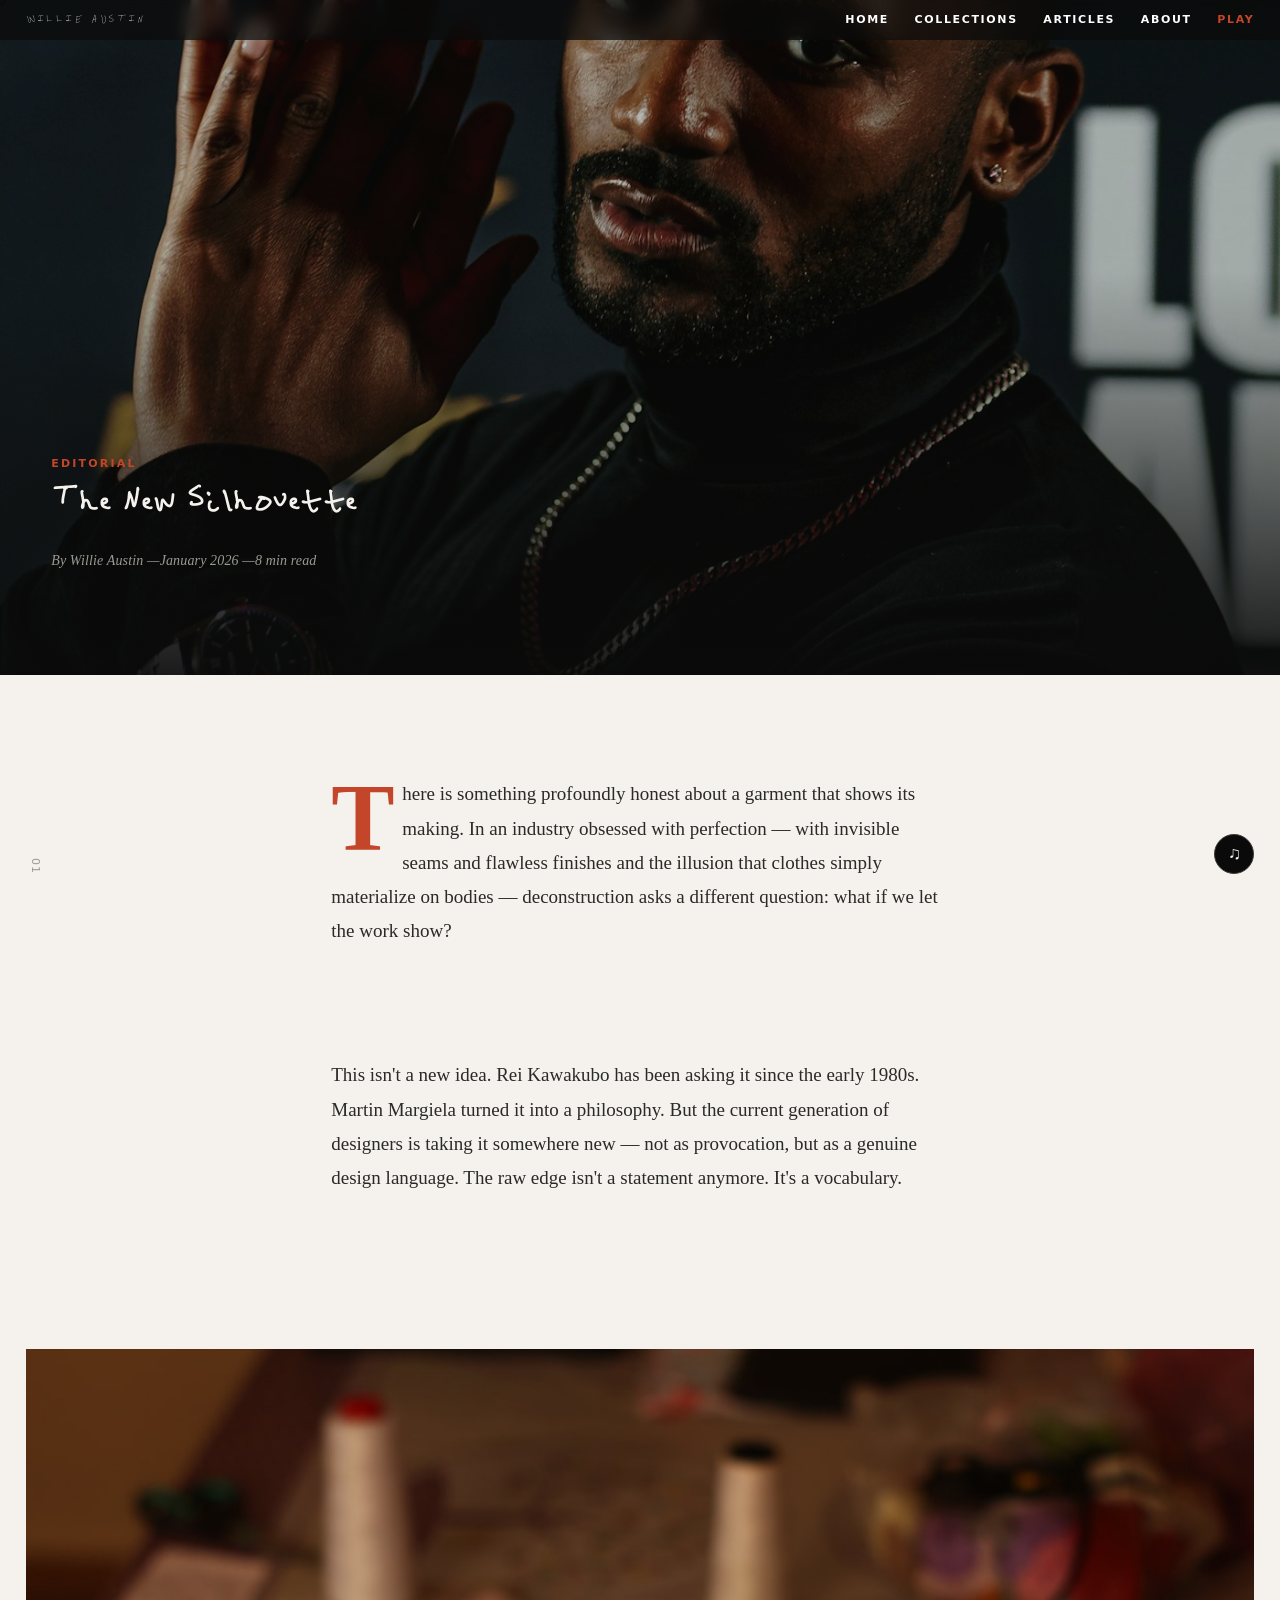
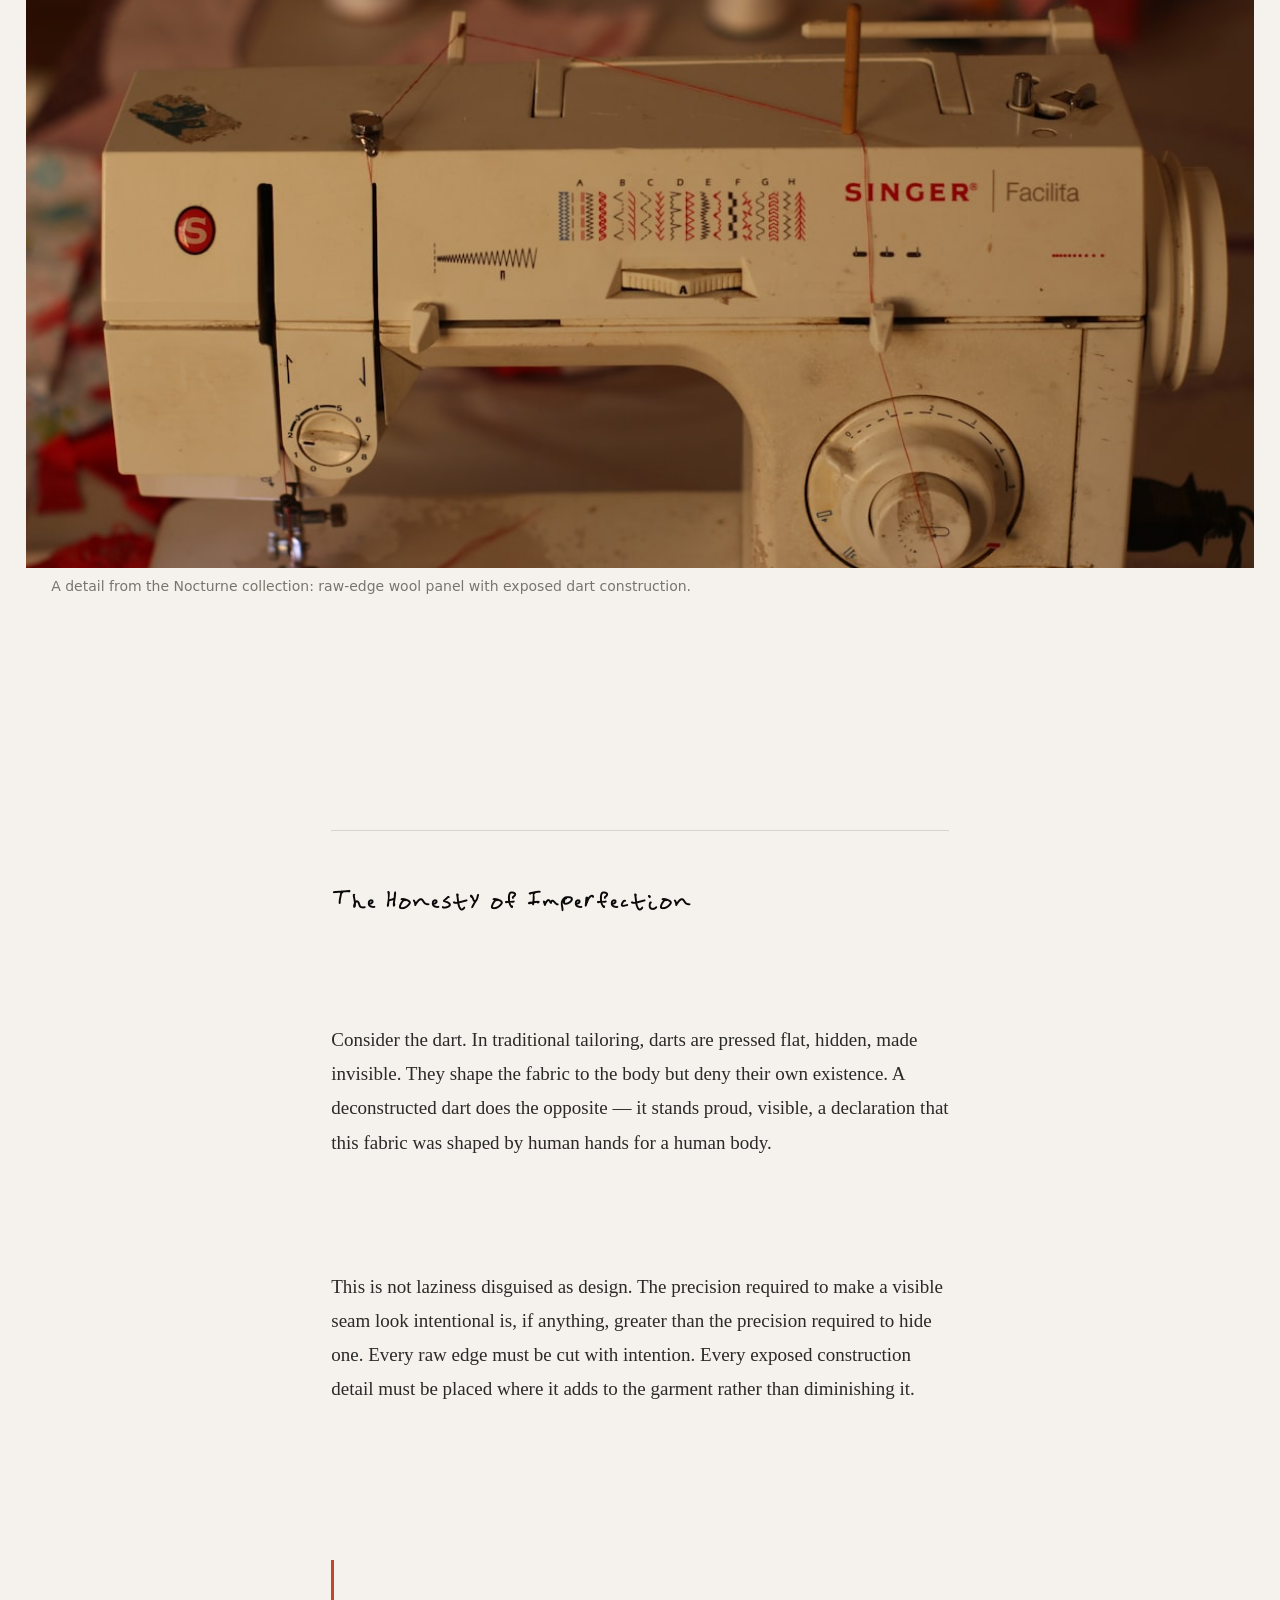
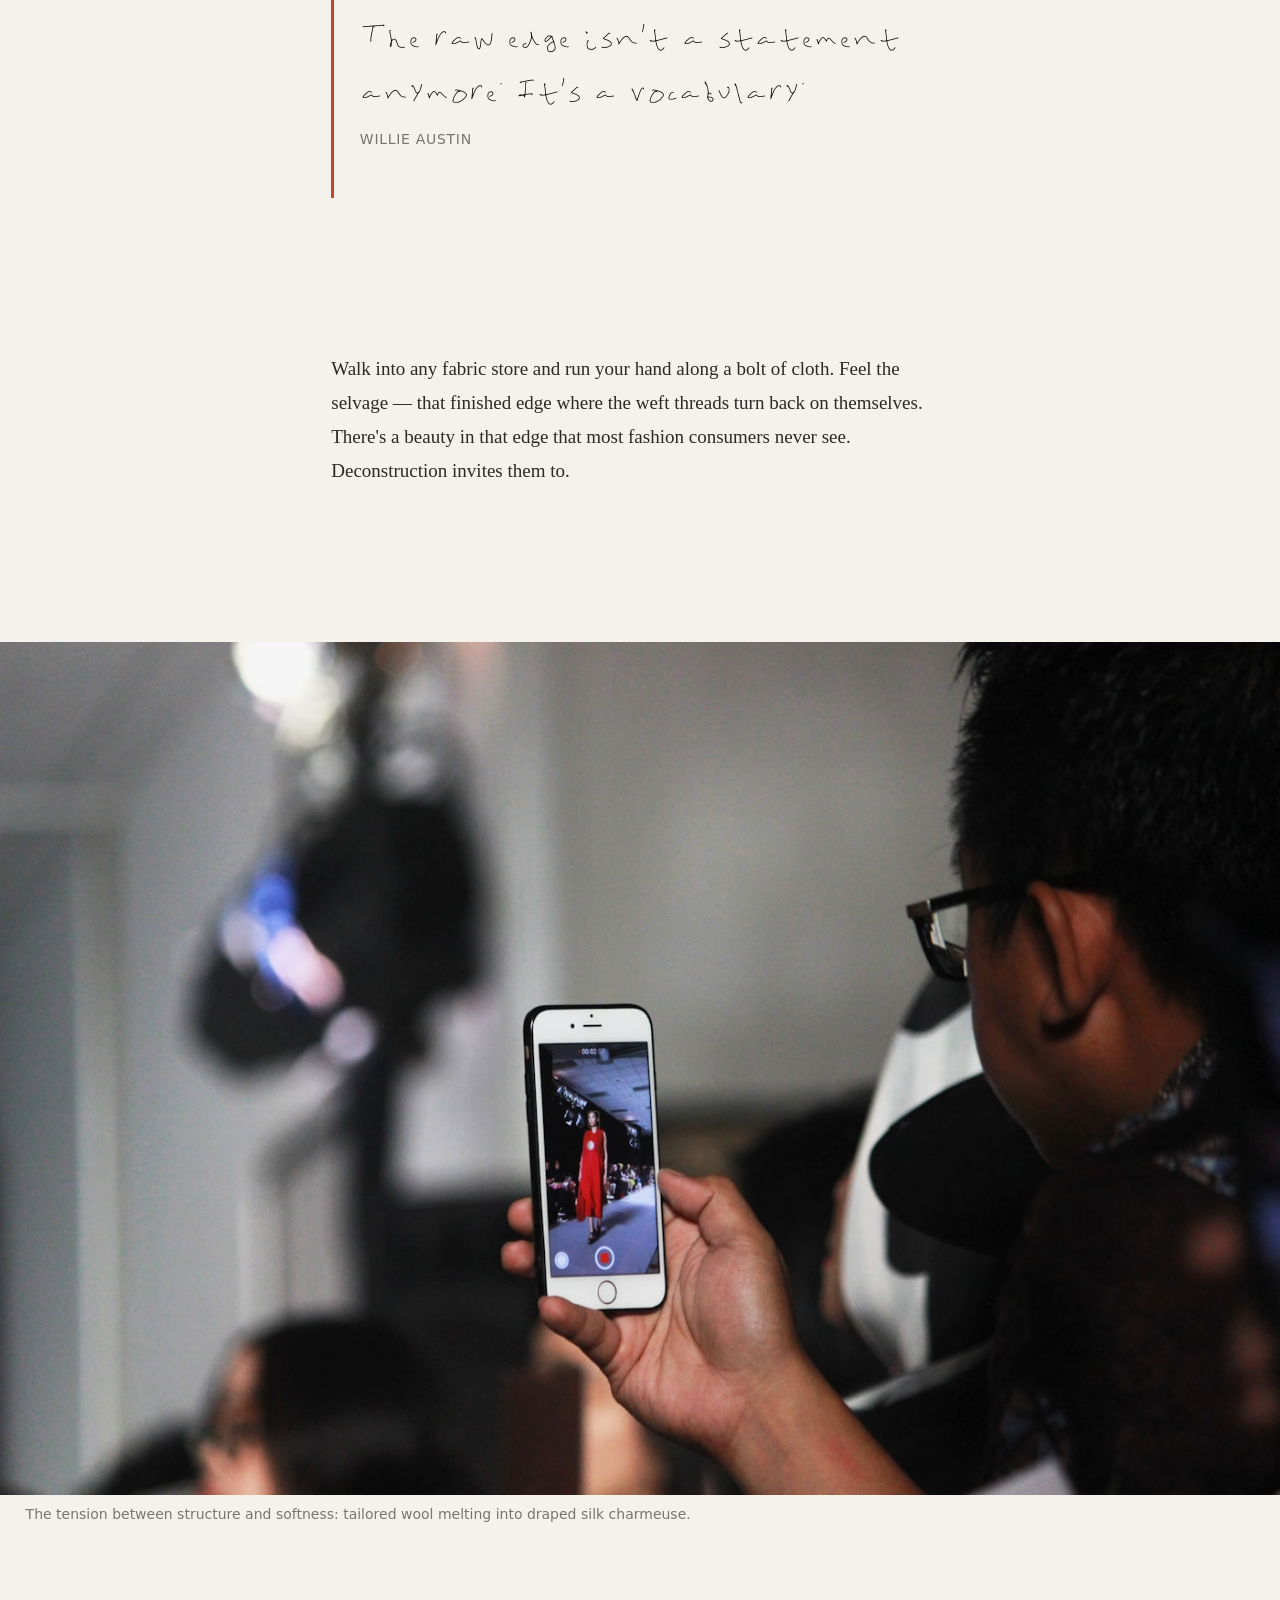
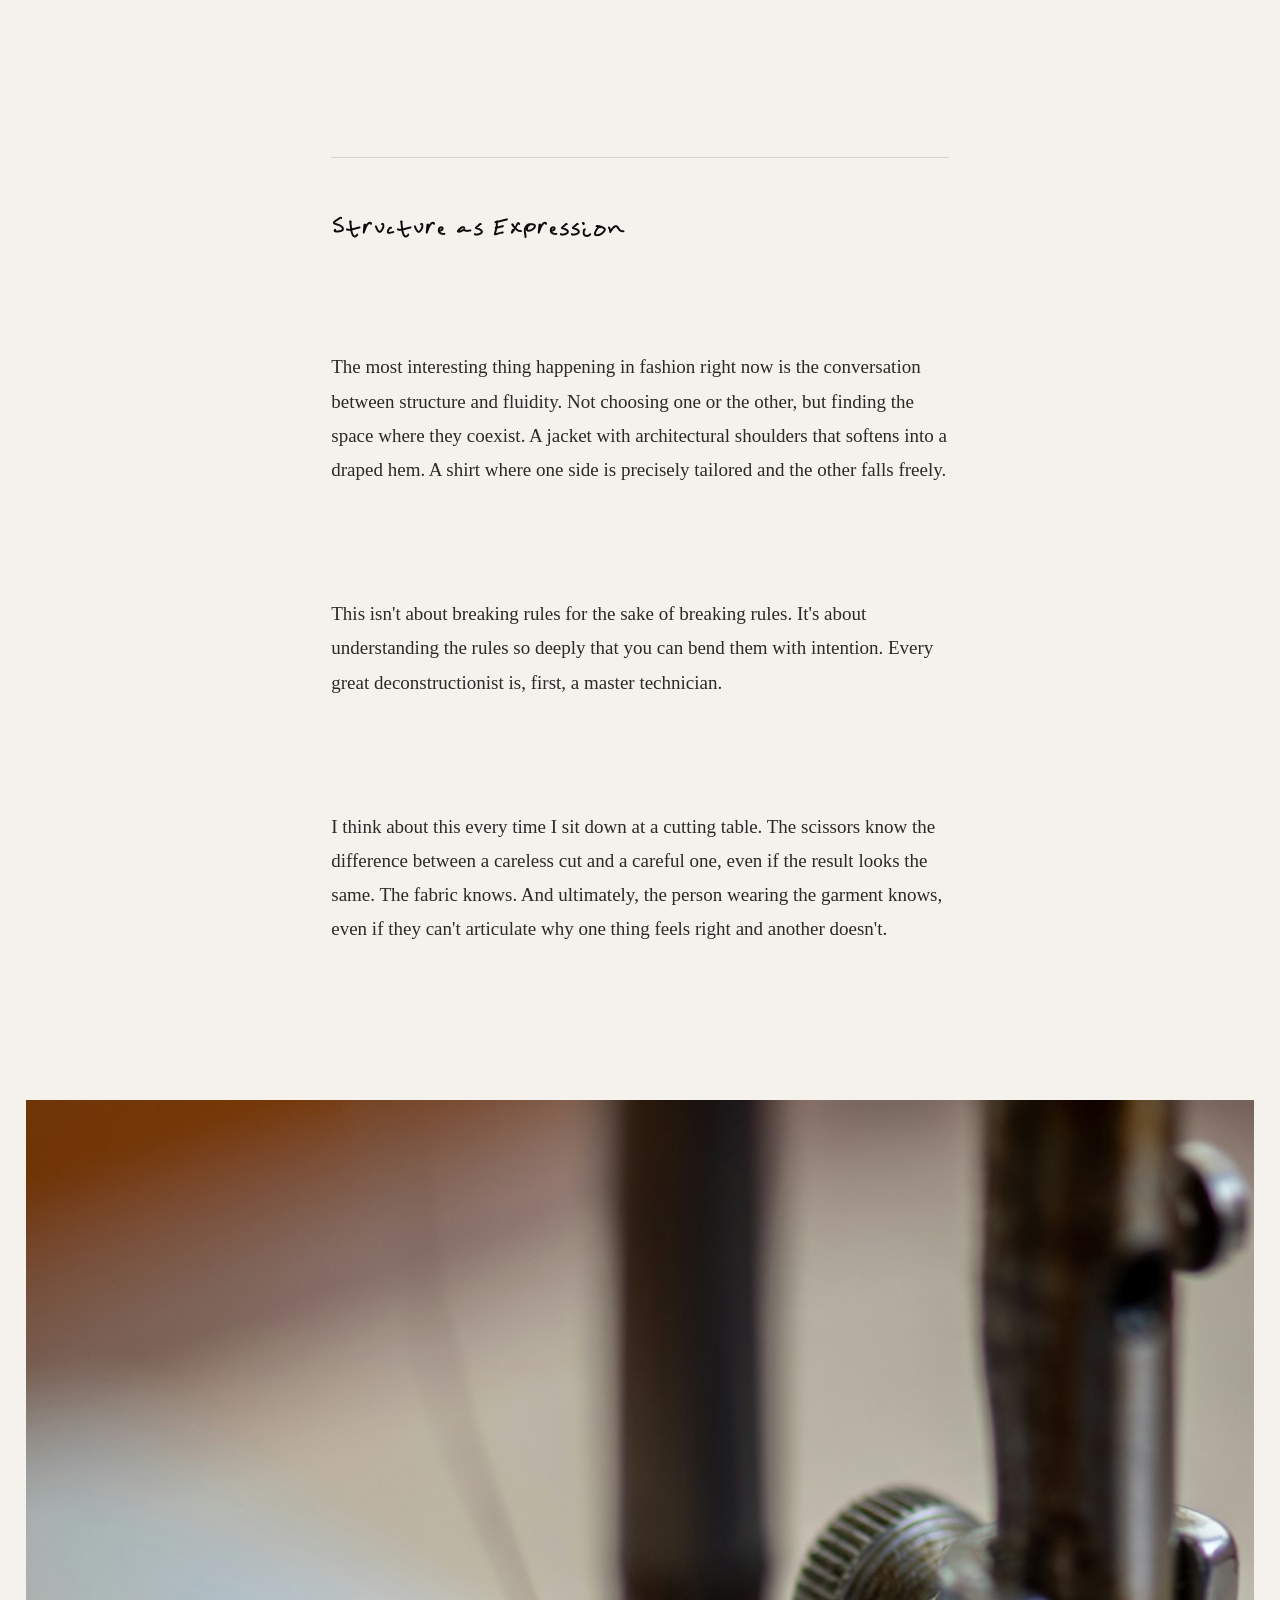
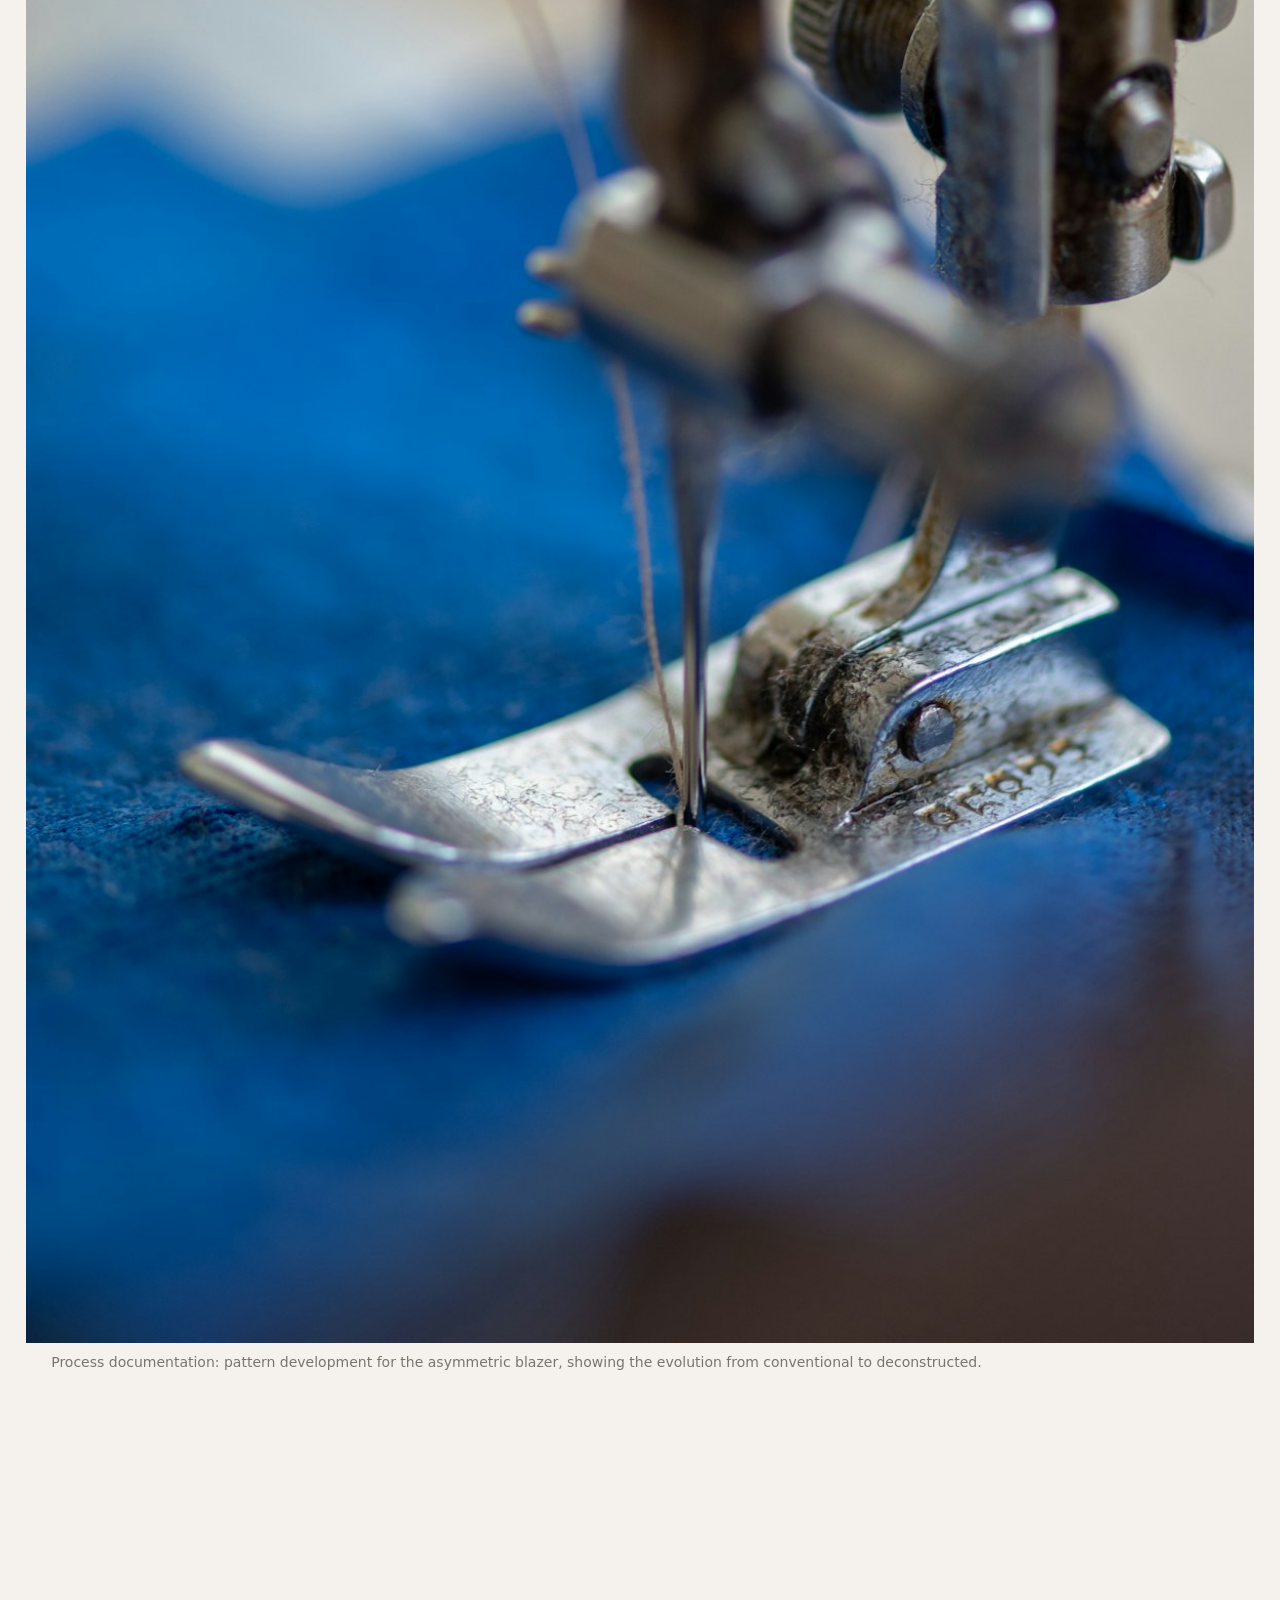
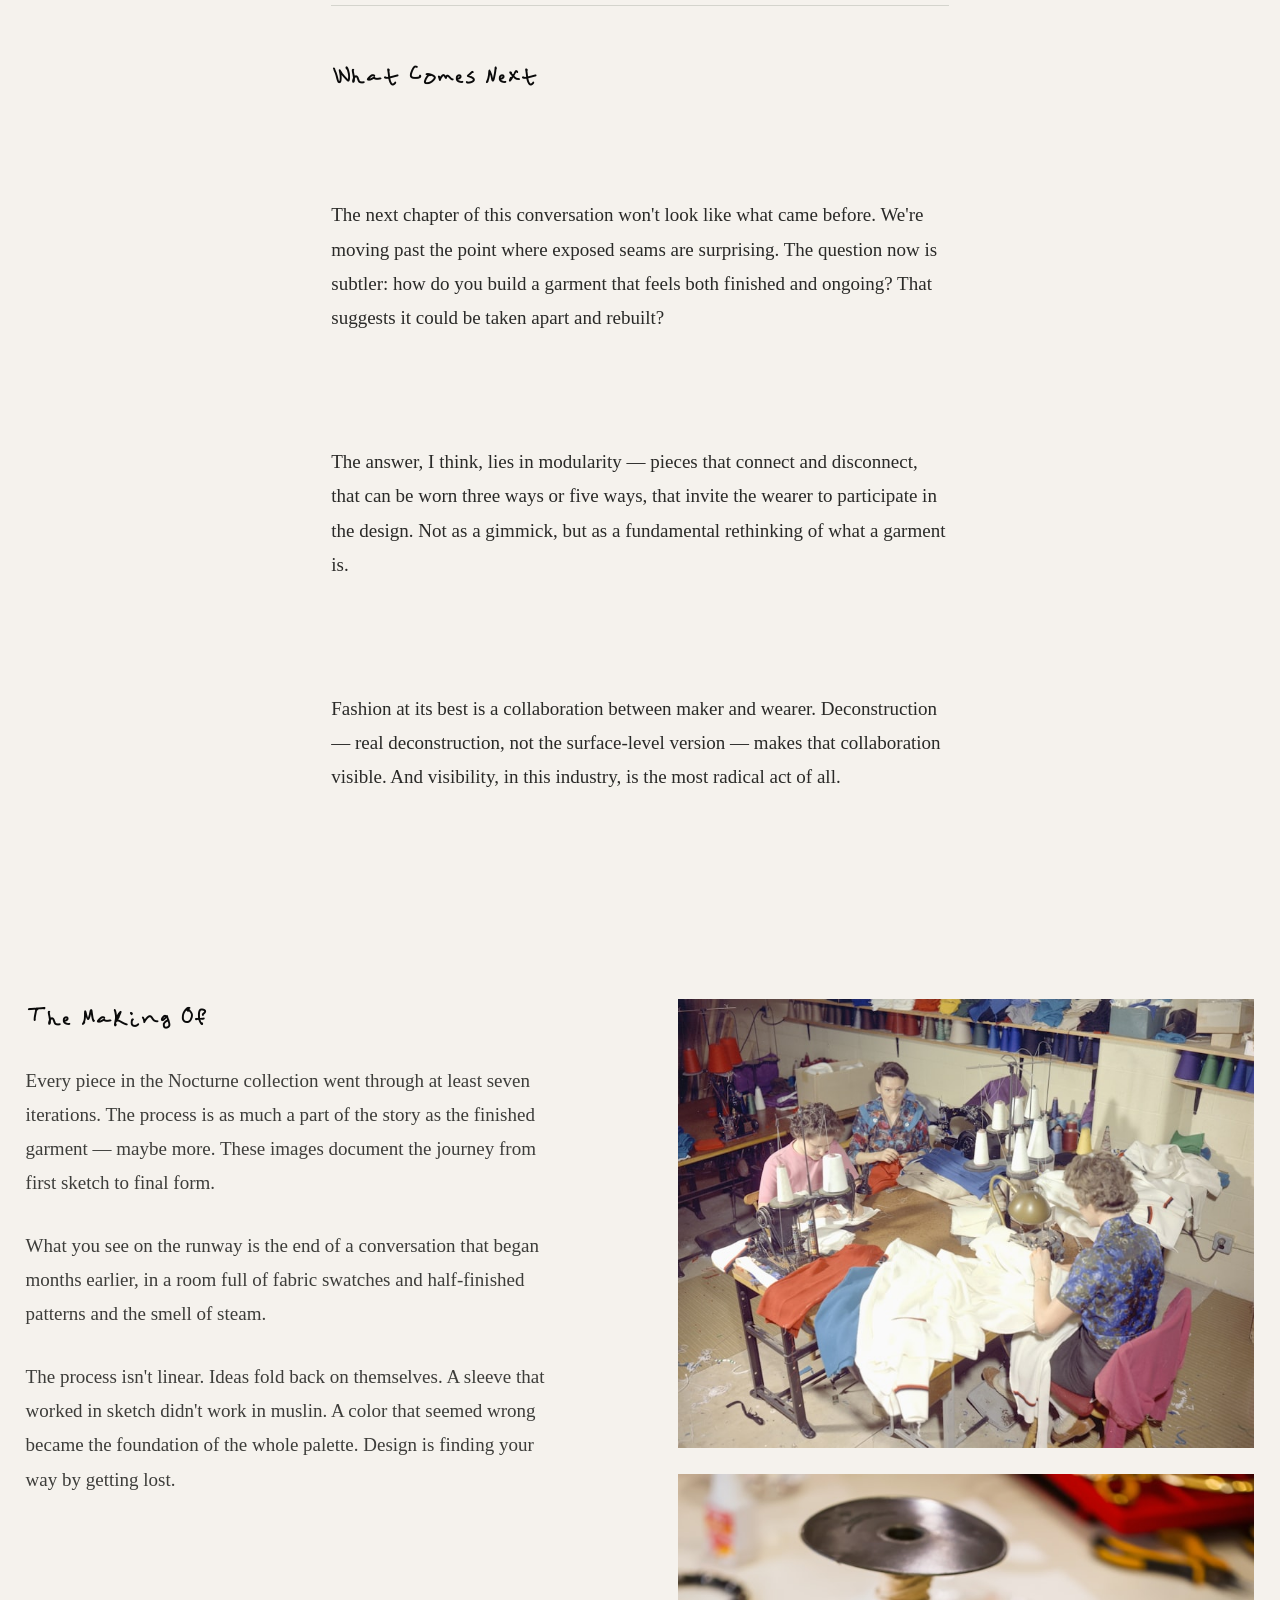
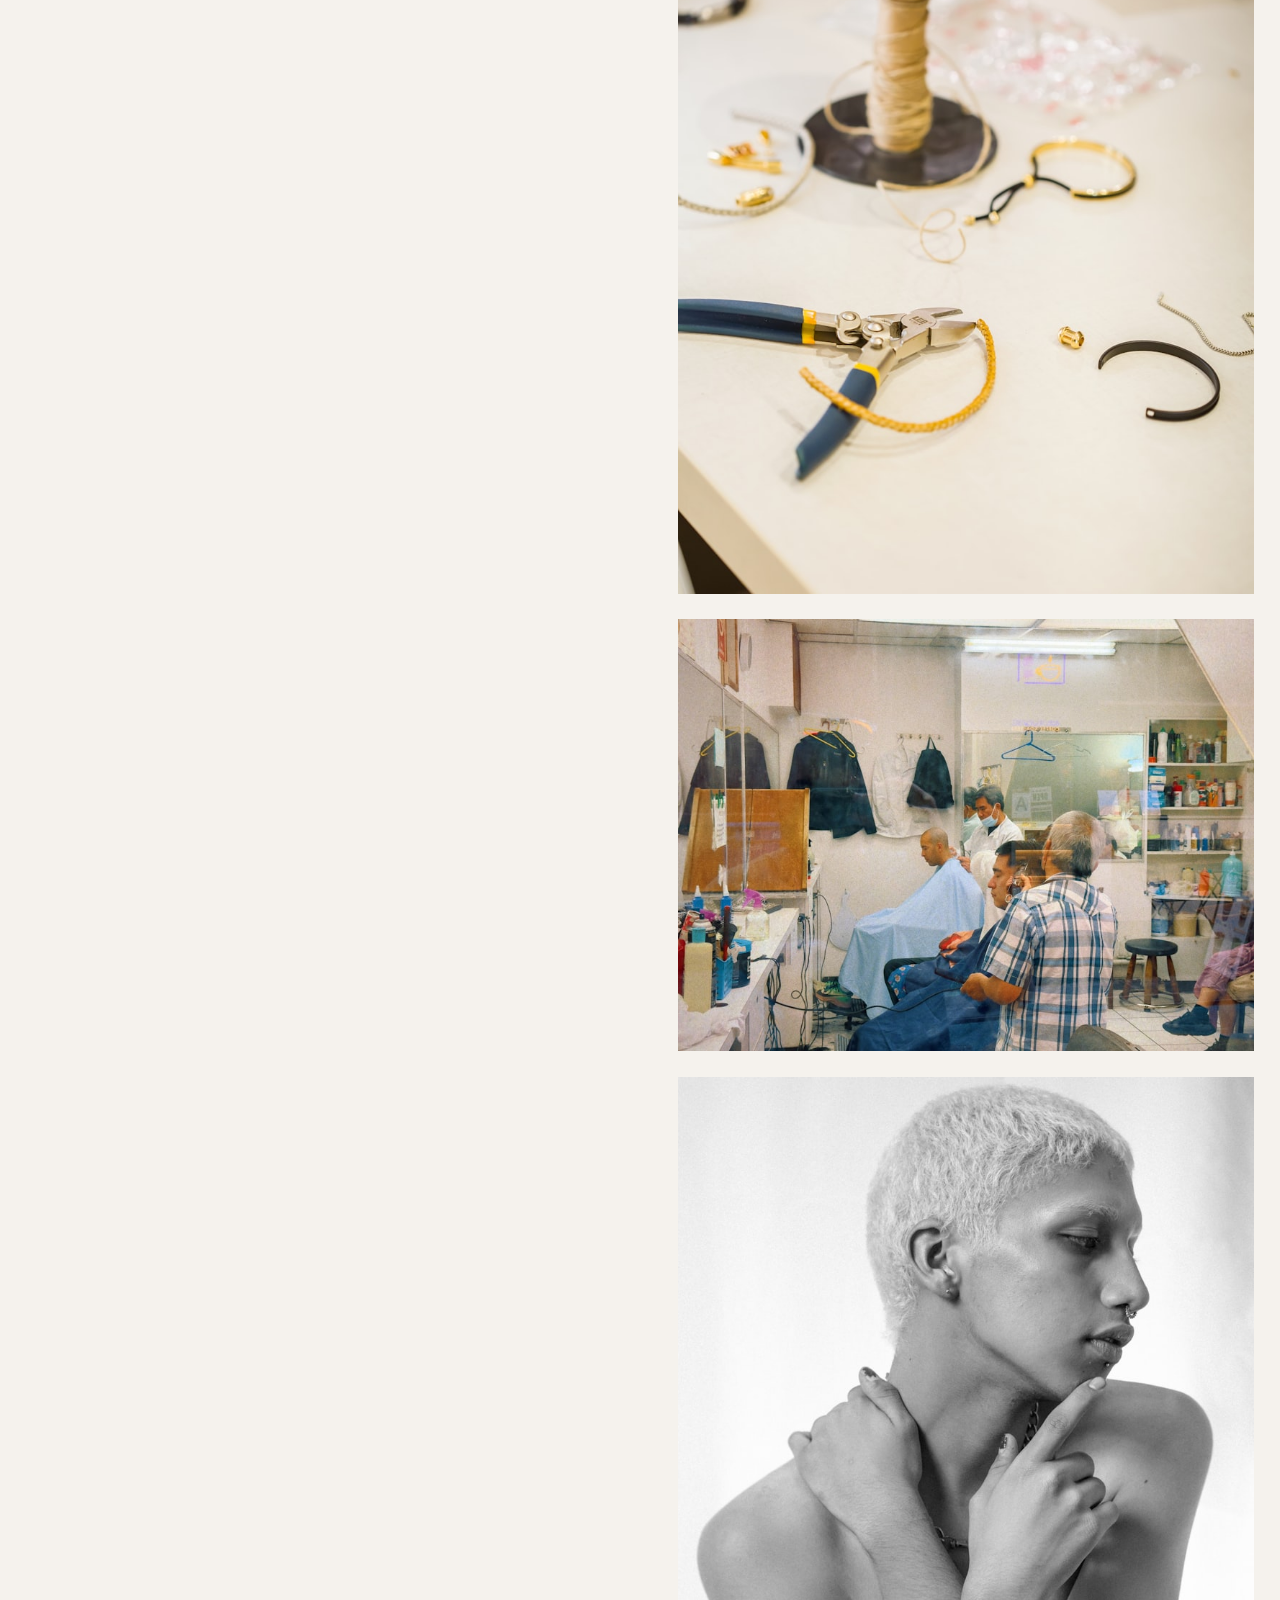
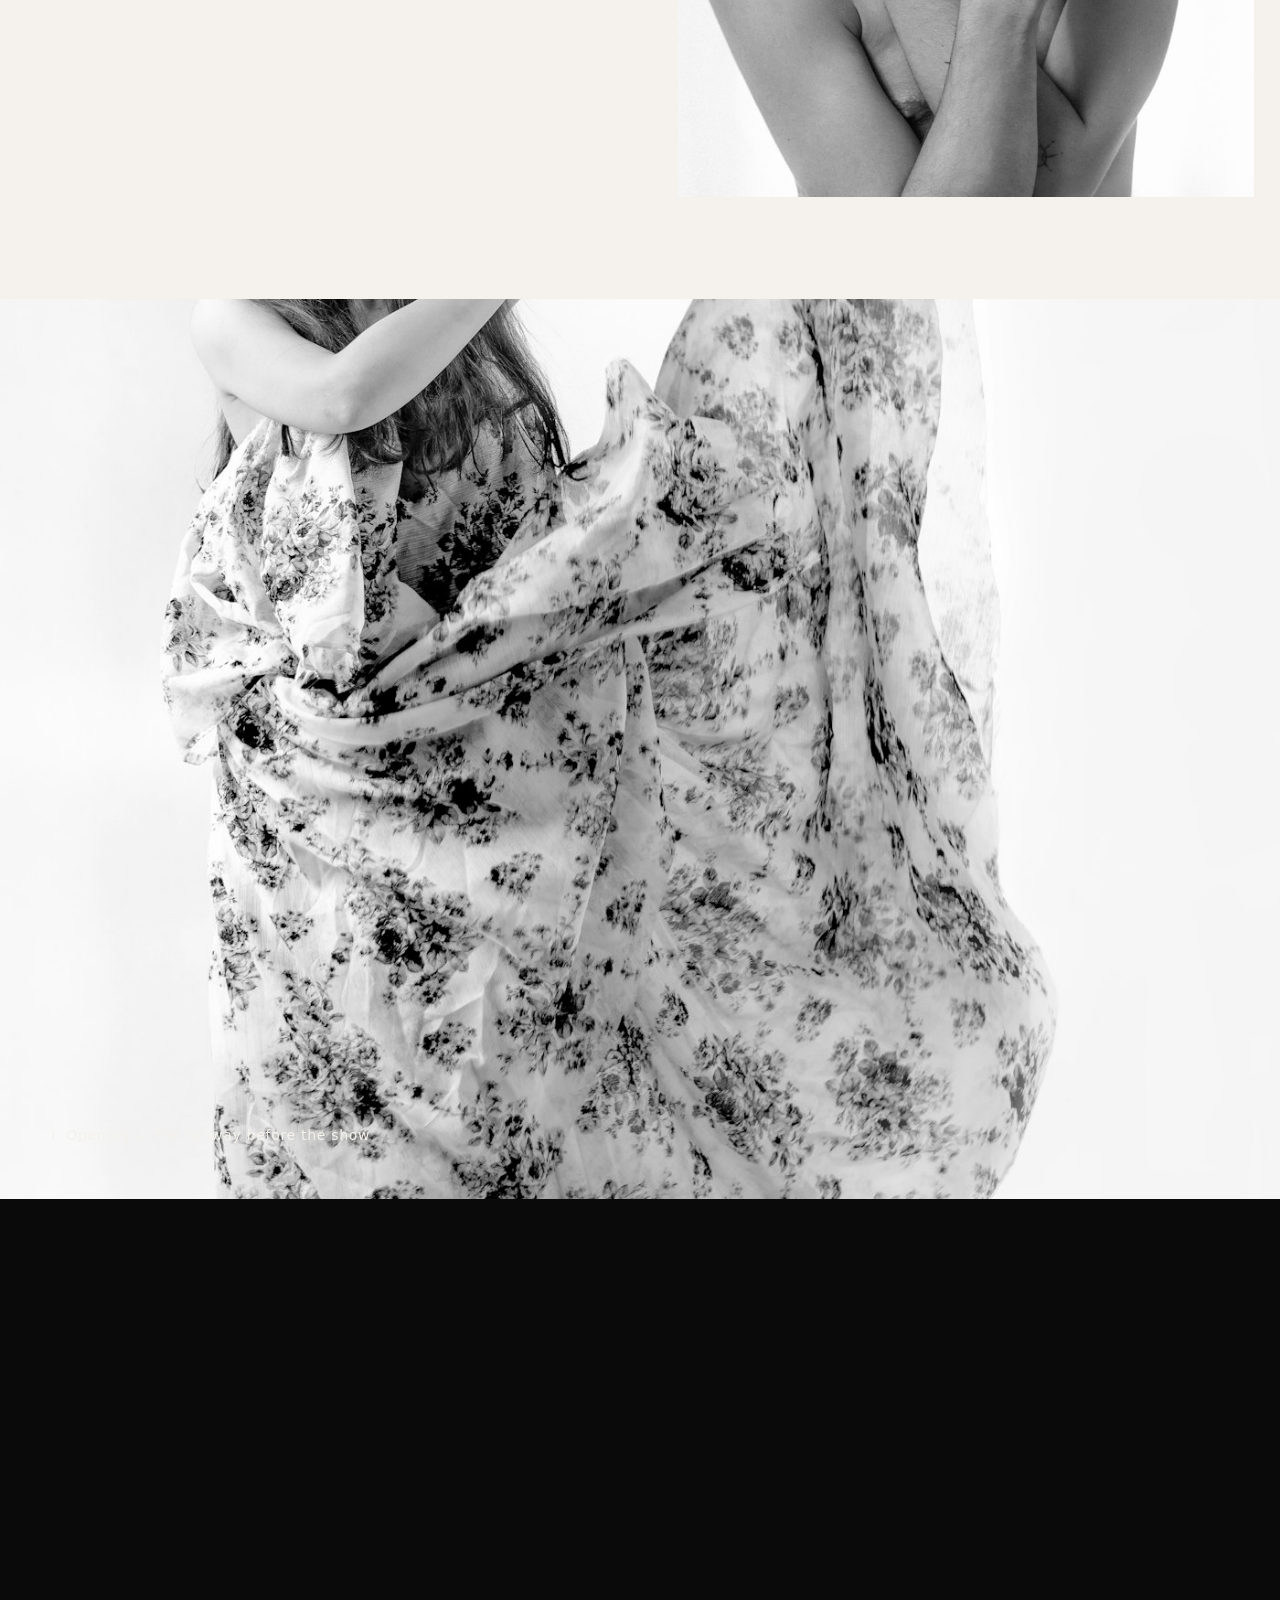
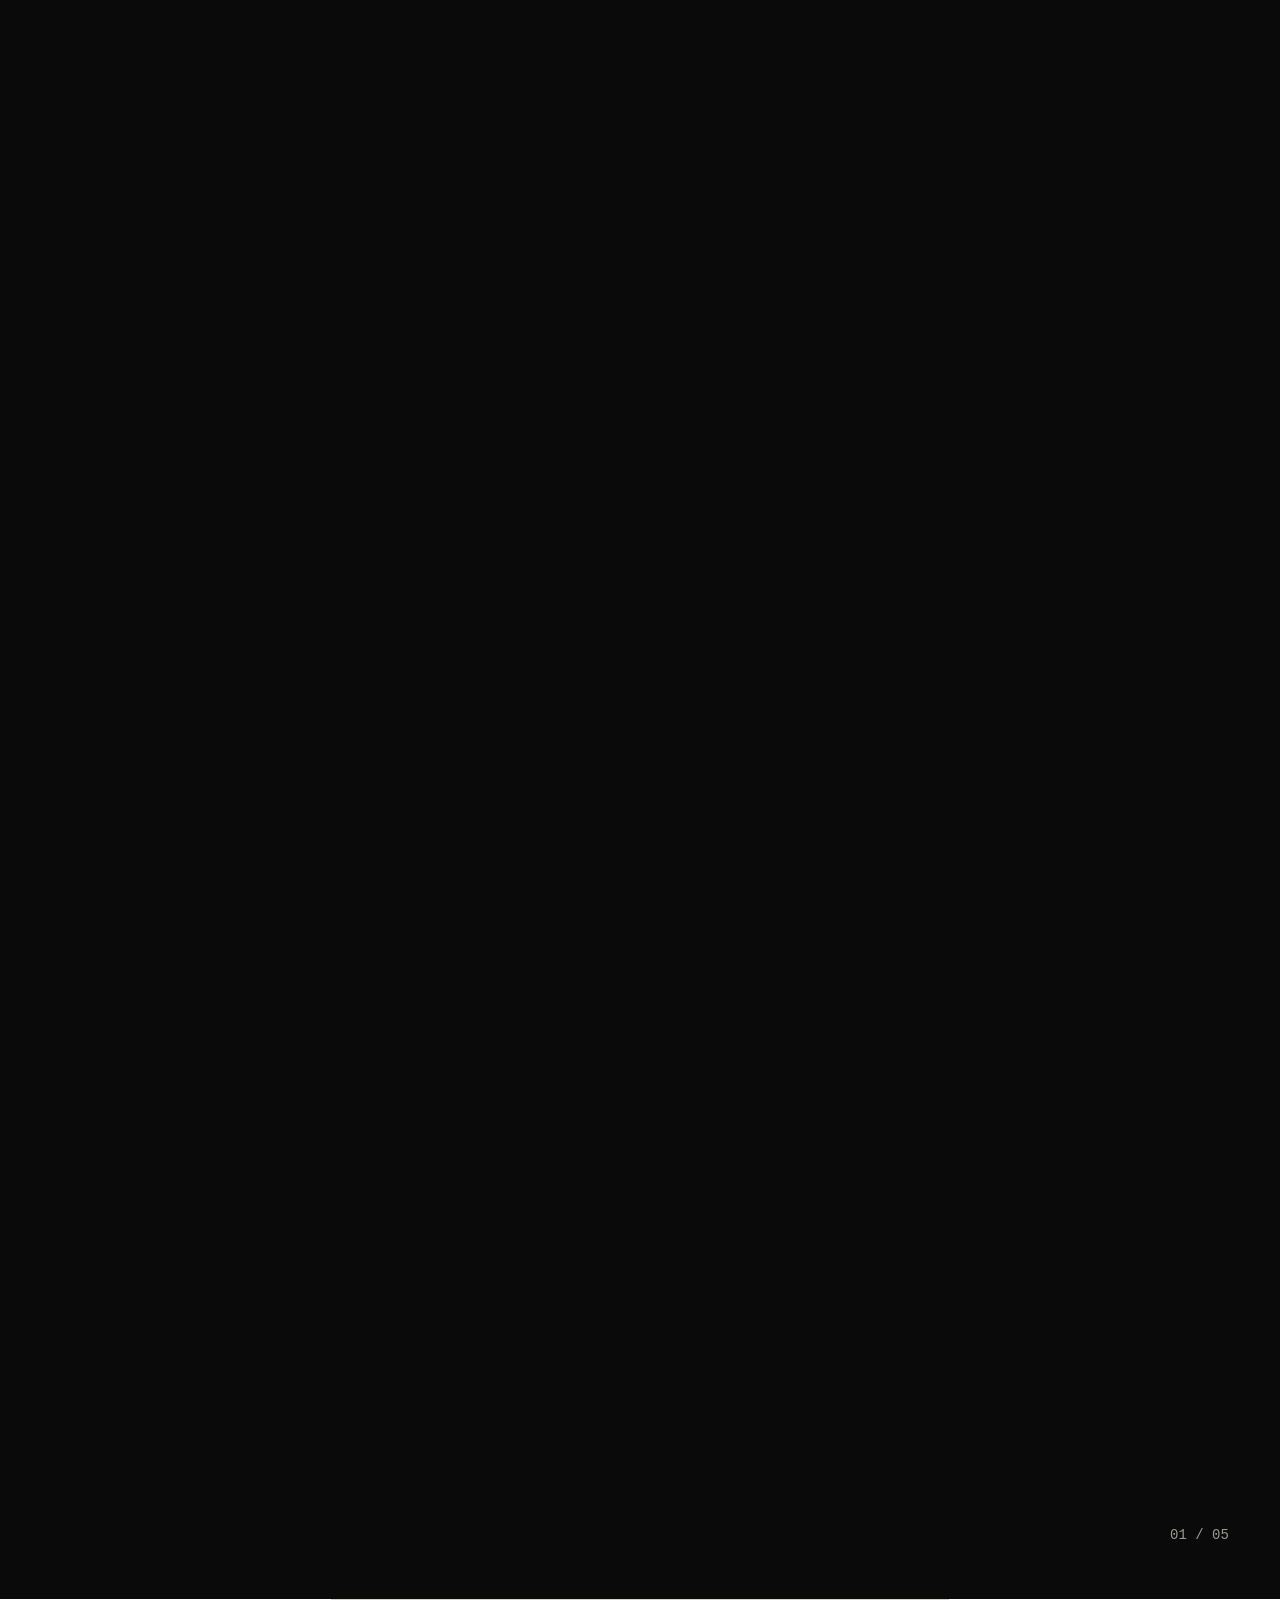
<file: editorial-new-silhouette.html>
<!DOCTYPE html>
<html lang="en" data-theme="light">
<head>
  <meta charset="UTF-8">
  <meta name="viewport" content="width=device-width, initial-scale=1.0">
  <title>The New Silhouette | WILLIE AUSTIN</title>
  <meta name="description" content="Why deconstruction is the most honest form of fashion design. An editorial by Willie Austin.">
  <link rel="icon" href="favicon.ico" type="image/x-icon">

  <link rel="stylesheet" href="css/reset.css">
  <link rel="stylesheet" href="css/tokens.css">
  <link rel="stylesheet" href="css/typography.css">
  <link rel="stylesheet" href="css/layout.css">
  <link rel="stylesheet" href="css/utilities.css">
  <link rel="stylesheet" href="css/components.css">
  <link rel="stylesheet" href="css/editorial.css">
  <link rel="stylesheet" href="css/animations.css">
</head>
<body>

  <!-- Reading progress bar -->
  <div class="reading-progress" aria-hidden="true"></div>

  <!-- Page transition overlay -->
  <div class="page-transition" aria-hidden="true"></div>

  <!-- Custom cursor -->
  <div class="custom-cursor" aria-hidden="true"></div>

  <!-- Masthead -->
  <header class="masthead" role="banner">
    <a href="index.html" class="masthead__logo" aria-label="Willie Austin — Home">WILLIE AUSTIN</a>
    <button class="menu-toggle" aria-label="Toggle navigation" aria-expanded="false">
      <span></span><span></span><span></span>
    </button>
    <nav class="masthead__nav" role="navigation" aria-label="Main navigation">
      <a href="index.html" class="nav-link">Home</a>
      <a href="collection.html" class="nav-link">Collections</a>
      <a href="editorial.html" class="nav-link active">Articles</a>
      <a href="about.html" class="nav-link">About</a>
      <a href="game.html" class="nav-link nav-link--play" data-hover-sound>Play</a>
    </nav>
  </header>

  <!-- Article Hero -->
  <section class="article-hero">
    <div class="article-hero__image">
      <img src="assets/images/editorials/new-silhouette/hero.jpg" data-fallback="https://images.unsplash.com/photo-1659095012554-e4cc81fc04c0?w=1400&fit=crop&q=80" alt="The New Silhouette editorial hero — deconstructed fashion silhouette" loading="eager">
    </div>
    <div class="article-hero__overlay"></div>
    <div class="article-hero__content reveal">
      <span class="article-hero__category">Articles</span>
      <h1 class="article-hero__title">The New Silhouette</h1>
      <div class="article-hero__meta">
        <span>By Willie Austin</span>
        <span>January 2026</span>
        <span>8 min read</span>
      </div>
    </div>
  </section>

  <!-- Article Body -->
  <article class="article-body">
    <div class="editorial-grid">

      <p class="drop-cap">There is something profoundly honest about a garment that shows its making. In an industry obsessed with perfection — with invisible seams and flawless finishes and the illusion that clothes simply materialize on bodies — deconstruction asks a different question: what if we let the work show?</p>

      <p>This isn't a new idea. Rei Kawakubo has been asking it since the early 1980s. Martin Margiela turned it into a philosophy. But the current generation of designers is taking it somewhere new — not as provocation, but as a genuine design language. The raw edge isn't a statement anymore. It's a vocabulary.</p>

      <!-- Wide image -->
      <div class="image-wide reveal">
        <img src="assets/images/editorials/new-silhouette/detail-wide.jpg" data-fallback="https://images.unsplash.com/photo-1658686394426-65e11b19546a?w=1200&fit=crop&q=80" alt="Raw-edge wool panel with exposed dart construction from the Nocturne collection" loading="lazy" style="aspect-ratio:21/9;object-fit:cover;width:100%;">
        <p class="image-caption">A detail from the Nocturne collection: raw-edge wool panel with exposed dart construction.</p>
      </div>

      <h2>The Honesty of Imperfection</h2>

      <p>Consider the dart. In traditional tailoring, darts are pressed flat, hidden, made invisible. They shape the fabric to the body but deny their own existence. A deconstructed dart does the opposite — it stands proud, visible, a declaration that this fabric was shaped by human hands for a human body.</p>

      <p>This is not laziness disguised as design. The precision required to make a visible seam look intentional is, if anything, greater than the precision required to hide one. Every raw edge must be cut with intention. Every exposed construction detail must be placed where it adds to the garment rather than diminishing it.</p>

      <!-- Pull quote -->
      <blockquote class="pull-quote">
        The raw edge isn't a statement anymore. It's a vocabulary.
        <cite>Willie Austin</cite>
      </blockquote>

      <p>Walk into any fabric store and run your hand along a bolt of cloth. Feel the selvage — that finished edge where the weft threads turn back on themselves. There's a beauty in that edge that most fashion consumers never see. Deconstruction invites them to.</p>

      <!-- Full-bleed image -->
      <div class="image-full reveal">
        <img src="assets/images/editorials/new-silhouette/full-bleed.jpg" data-fallback="https://images.unsplash.com/photo-1574320567434-08788f5cc928?w=1400&fit=crop&q=80" alt="The tension between structure and softness — tailored wool melting into draped silk charmeuse" loading="lazy" style="aspect-ratio:16/9;object-fit:cover;width:100%;">
        <p class="image-caption">The tension between structure and softness: tailored wool melting into draped silk charmeuse.</p>
      </div>

      <h2>Structure as Expression</h2>

      <p>The most interesting thing happening in fashion right now is the conversation between structure and fluidity. Not choosing one or the other, but finding the space where they coexist. A jacket with architectural shoulders that softens into a draped hem. A shirt where one side is precisely tailored and the other falls freely.</p>

      <p>This isn't about breaking rules for the sake of breaking rules. It's about understanding the rules so deeply that you can bend them with intention. Every great deconstructionist is, first, a master technician.</p>

      <p>I think about this every time I sit down at a cutting table. The scissors know the difference between a careless cut and a careful one, even if the result looks the same. The fabric knows. And ultimately, the person wearing the garment knows, even if they can't articulate why one thing feels right and another doesn't.</p>

      <!-- Wide image -->
      <div class="image-wide reveal">
        <img src="assets/images/editorials/new-silhouette/process-wide.jpg" data-fallback="https://images.unsplash.com/photo-1625479142928-c2f2914318f2?w=1200&fit=crop&q=80" alt="Pattern development for the asymmetric blazer — evolution from conventional to deconstructed" loading="lazy" style="aspect-ratio:3/2;object-fit:cover;width:100%;">
        <p class="image-caption">Process documentation: pattern development for the asymmetric blazer, showing the evolution from conventional to deconstructed.</p>
      </div>

      <h2>What Comes Next</h2>

      <p>The next chapter of this conversation won't look like what came before. We're moving past the point where exposed seams are surprising. The question now is subtler: how do you build a garment that feels both finished and ongoing? That suggests it could be taken apart and rebuilt?</p>

      <p>The answer, I think, lies in modularity — pieces that connect and disconnect, that can be worn three ways or five ways, that invite the wearer to participate in the design. Not as a gimmick, but as a fundamental rethinking of what a garment is.</p>

      <p>Fashion at its best is a collaboration between maker and wearer. Deconstruction — real deconstruction, not the surface-level version — makes that collaboration visible. And visibility, in this industry, is the most radical act of all.</p>

    </div>
  </article>

  <!-- Dual Read Section -->
  <section class="dual-read-section">
    <div class="dual-read">
      <div class="dual-read__text reveal">
        <h2>The Making Of</h2>
        <p>Every piece in the Nocturne collection went through at least seven iterations. The process is as much a part of the story as the finished garment — maybe more. These images document the journey from first sketch to final form.</p>
        <p>What you see on the runway is the end of a conversation that began months earlier, in a room full of fabric swatches and half-finished patterns and the smell of steam.</p>
        <p>The process isn't linear. Ideas fold back on themselves. A sleeve that worked in sketch didn't work in muslin. A color that seemed wrong became the foundation of the whole palette. Design is finding your way by getting lost.</p>
      </div>
      <div class="dual-read__images">
        <img class="reveal" src="assets/images/editorials/new-silhouette/dual-01.jpg" data-fallback="https://images.unsplash.com/photo-1684259498917-b0cde0133e14?w=800&fit=crop&q=80" alt="Making of the Nocturne collection — early sketches and fabric selection" loading="lazy" style="aspect-ratio:3/4;object-fit:cover;width:100%;">
        <img class="reveal" src="assets/images/editorials/new-silhouette/dual-02.jpg" data-fallback="https://images.unsplash.com/photo-1659032882703-f1e4983fe1b8?w=800&fit=crop&q=80" alt="Studio process — muslin draping and pattern iteration" loading="lazy" style="aspect-ratio:4/3;object-fit:cover;width:100%;">
        <img class="reveal" src="assets/images/editorials/new-silhouette/dual-03.jpg" data-fallback="https://images.unsplash.com/photo-1724558446998-b51d37492148?w=800&fit=crop&q=80" alt="Garment construction — exposed seams and raw-edge finishing" loading="lazy" style="aspect-ratio:3/4;object-fit:cover;width:100%;">
        <img class="reveal" src="assets/images/editorials/new-silhouette/dual-04.jpg" data-fallback="https://images.unsplash.com/photo-1643077286854-6ada321e9b48?w=800&fit=crop&q=80" alt="Final fitting — completed piece on dress form" loading="lazy" style="aspect-ratio:1/1;object-fit:cover;width:100%;">
      </div>
    </div>
  </section>

  <!-- Horizontal Scroll Photo Gallery -->
  <section class="horizontal-gallery" aria-label="Photo editorial gallery">
    <div class="horizontal-gallery__track">
      <div class="horizontal-gallery__panel">
        <img src="assets/images/editorials/new-silhouette/gallery-01.jpg" data-fallback="https://images.unsplash.com/photo-1686261387363-19086b744db9?w=1400&fit=crop&q=80" alt="The runway before the show — empty space awaiting the collection" loading="lazy" style="width:100%;height:100%;object-fit:cover;">
        <p class="panel-caption">I. Opening — the runway before the show</p>
      </div>
      <div class="horizontal-gallery__panel">
        <img src="assets/images/editorials/new-silhouette/gallery-02.jpg" data-fallback="https://images.unsplash.com/photo-1620122830785-a18b43585b44?w=1400&fit=crop&q=80" alt="Morning light in the studio — first moments of the creative day" loading="lazy" style="width:100%;height:100%;object-fit:cover;">
        <p class="panel-caption">II. First Light — morning in the studio</p>
      </div>
      <div class="horizontal-gallery__panel">
        <img src="assets/images/editorials/new-silhouette/gallery-03.jpg" data-fallback="https://images.unsplash.com/photo-1685699584994-c551f7fae21d?w=1400&fit=crop&q=80" alt="Precision cutting at the work table — fabric meets intention" loading="lazy" style="width:100%;height:100%;object-fit:cover;">
        <p class="panel-caption">III. The Cut — precision at the table</p>
      </div>
      <div class="horizontal-gallery__panel">
        <img src="assets/images/editorials/new-silhouette/gallery-04.jpg" data-fallback="https://images.unsplash.com/photo-1709887139259-e5fdce21afa8?w=1400&fit=crop&q=80" alt="The moment burnt sienna entered the palette — color as turning point" loading="lazy" style="width:100%;height:100%;object-fit:cover;">
        <p class="panel-caption">IV. Color — the moment burnt sienna entered</p>
      </div>
      <div class="horizontal-gallery__panel">
        <img src="assets/images/editorials/new-silhouette/gallery-05.jpg" data-fallback="https://images.unsplash.com/photo-1668106393026-6d518c1ff75a?w=1400&fit=crop&q=80" alt="The finale — everything comes together on the runway" loading="lazy" style="width:100%;height:100%;object-fit:cover;">
        <p class="panel-caption">V. Finale — everything comes together</p>
      </div>
    </div>
    <div class="horizontal-gallery__counter">01 / 05</div>
  </section>

  <!-- Article Footer -->
  <div class="article-footer">
    <div class="article-footer__tags">
      <a href="#" class="article-tag">Fashion</a>
      <a href="#" class="article-tag">Design</a>
      <a href="#" class="article-tag">Articles</a>
      <a href="#" class="article-tag">Process</a>
    </div>
    <time class="caption">January 2026</time>
  </div>

  <!-- Footer -->
  <footer class="site-footer">
    <div class="footer__inner">
      <div>
        <div class="footer__brand">Willie Austin</div>
        <p class="caption mt-md" style="color:var(--gray-500);">Fashion / Editorial / Creative Direction</p>
      </div>
      <div class="footer__links">
        <a href="index.html">Home</a>
        <a href="collection.html">Collections</a>
        <a href="editorial.html">Articles</a>
        <a href="about.html">About</a>
        <a href="game.html">Play</a>
      </div>
      <div class="footer__contact">
        <p class="ui-text" style="color:var(--gray-400);margin-bottom:var(--space-xs);">Inquiries</p>
        <a href="mailto:hello@willieaustin.com">hello@willieaustin.com</a>
      </div>
    </div>
    <div class="visitor-counter">
      You are visitor #<span>00004827</span>
    </div>
  </footer>

  <!-- Folio -->
  <div class="folio no-print" aria-hidden="true"><span class="folio__number">01</span></div>

  <!-- Sound toggle -->
  <button class="sound-toggle no-print" aria-label="Toggle sound">
    <span class="sound-icon">&#9835;</span>
  </button>

  <script src="js/images.js"></script>
  <script src="js/sounds.js"></script>
  <script src="js/nav.js"></script>
  <script src="js/cursor.js"></script>
  <script src="js/reveal.js"></script>
  <script src="js/transitions.js"></script>
  <script src="js/horizontal-scroll.js"></script>
  <script src="js/content.js?v=3"></script>
  <script src="js/main.js"></script>
</body>
</html>
</file>
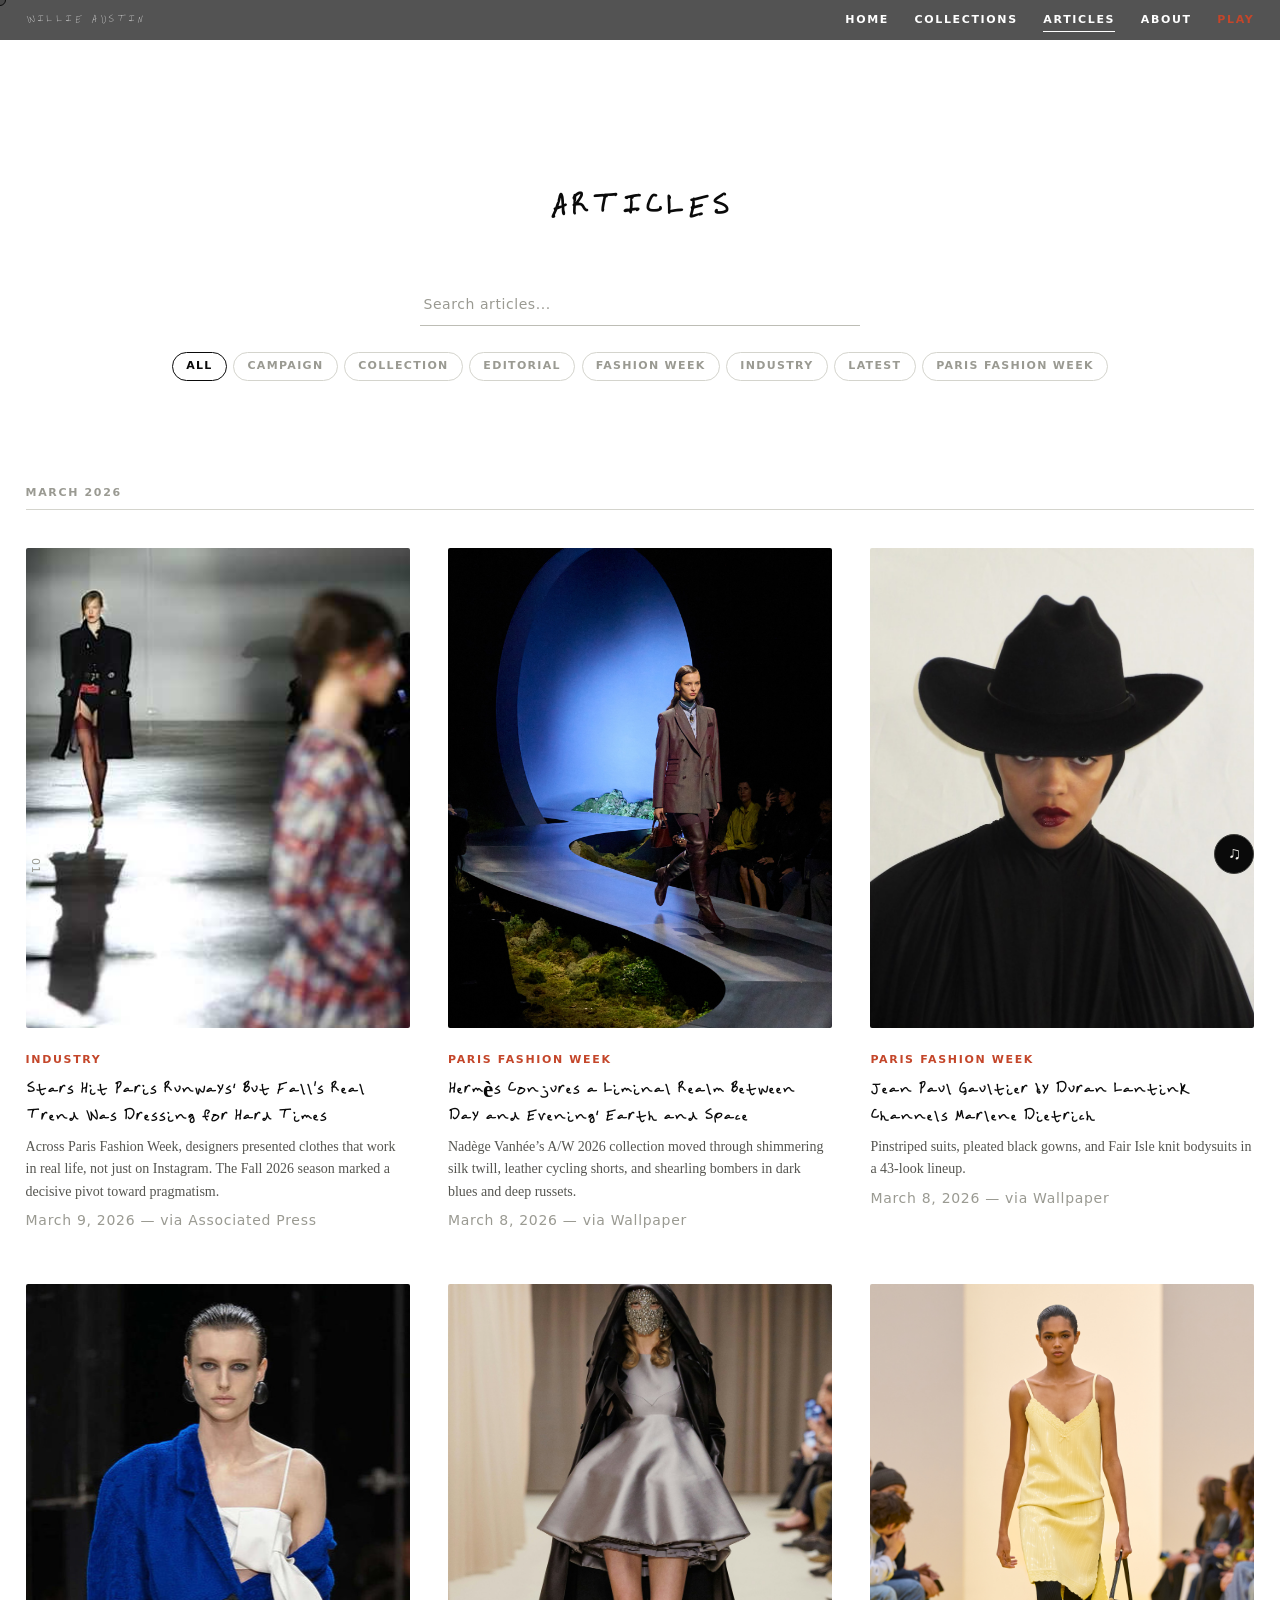
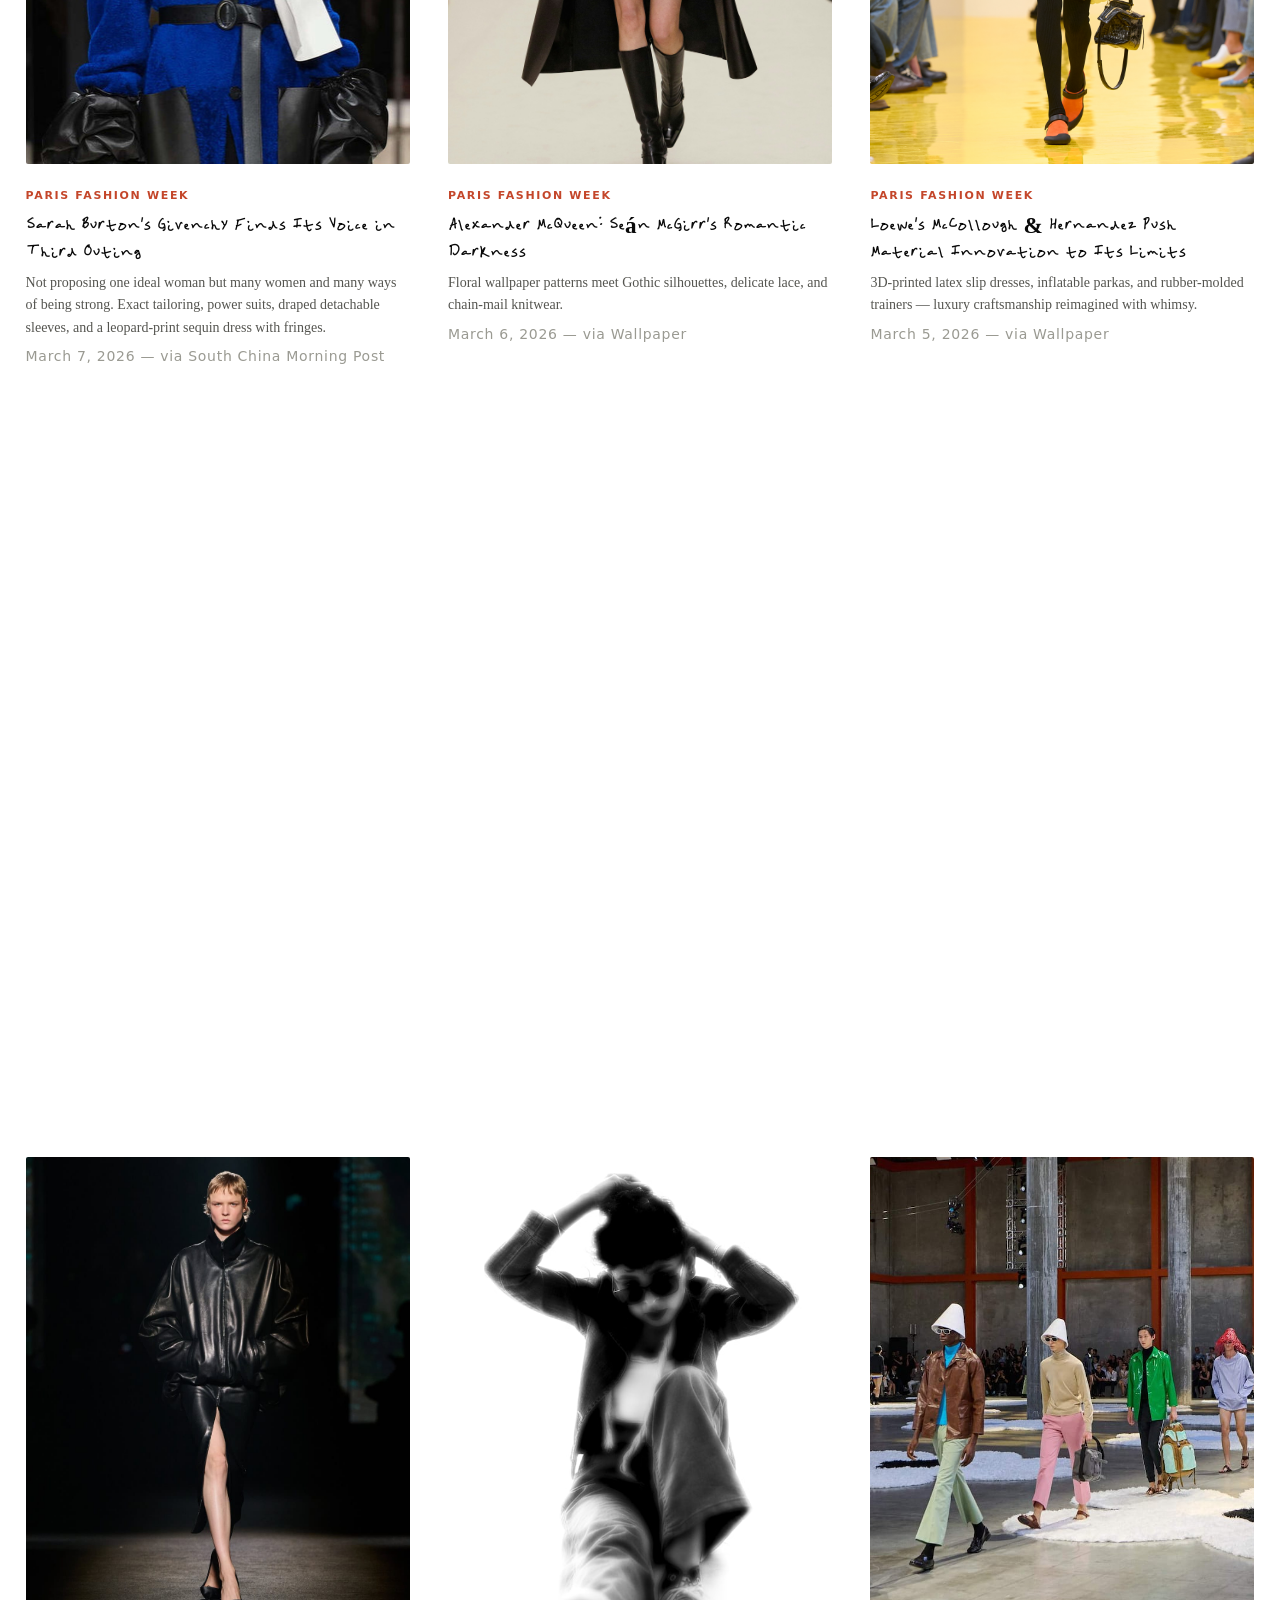
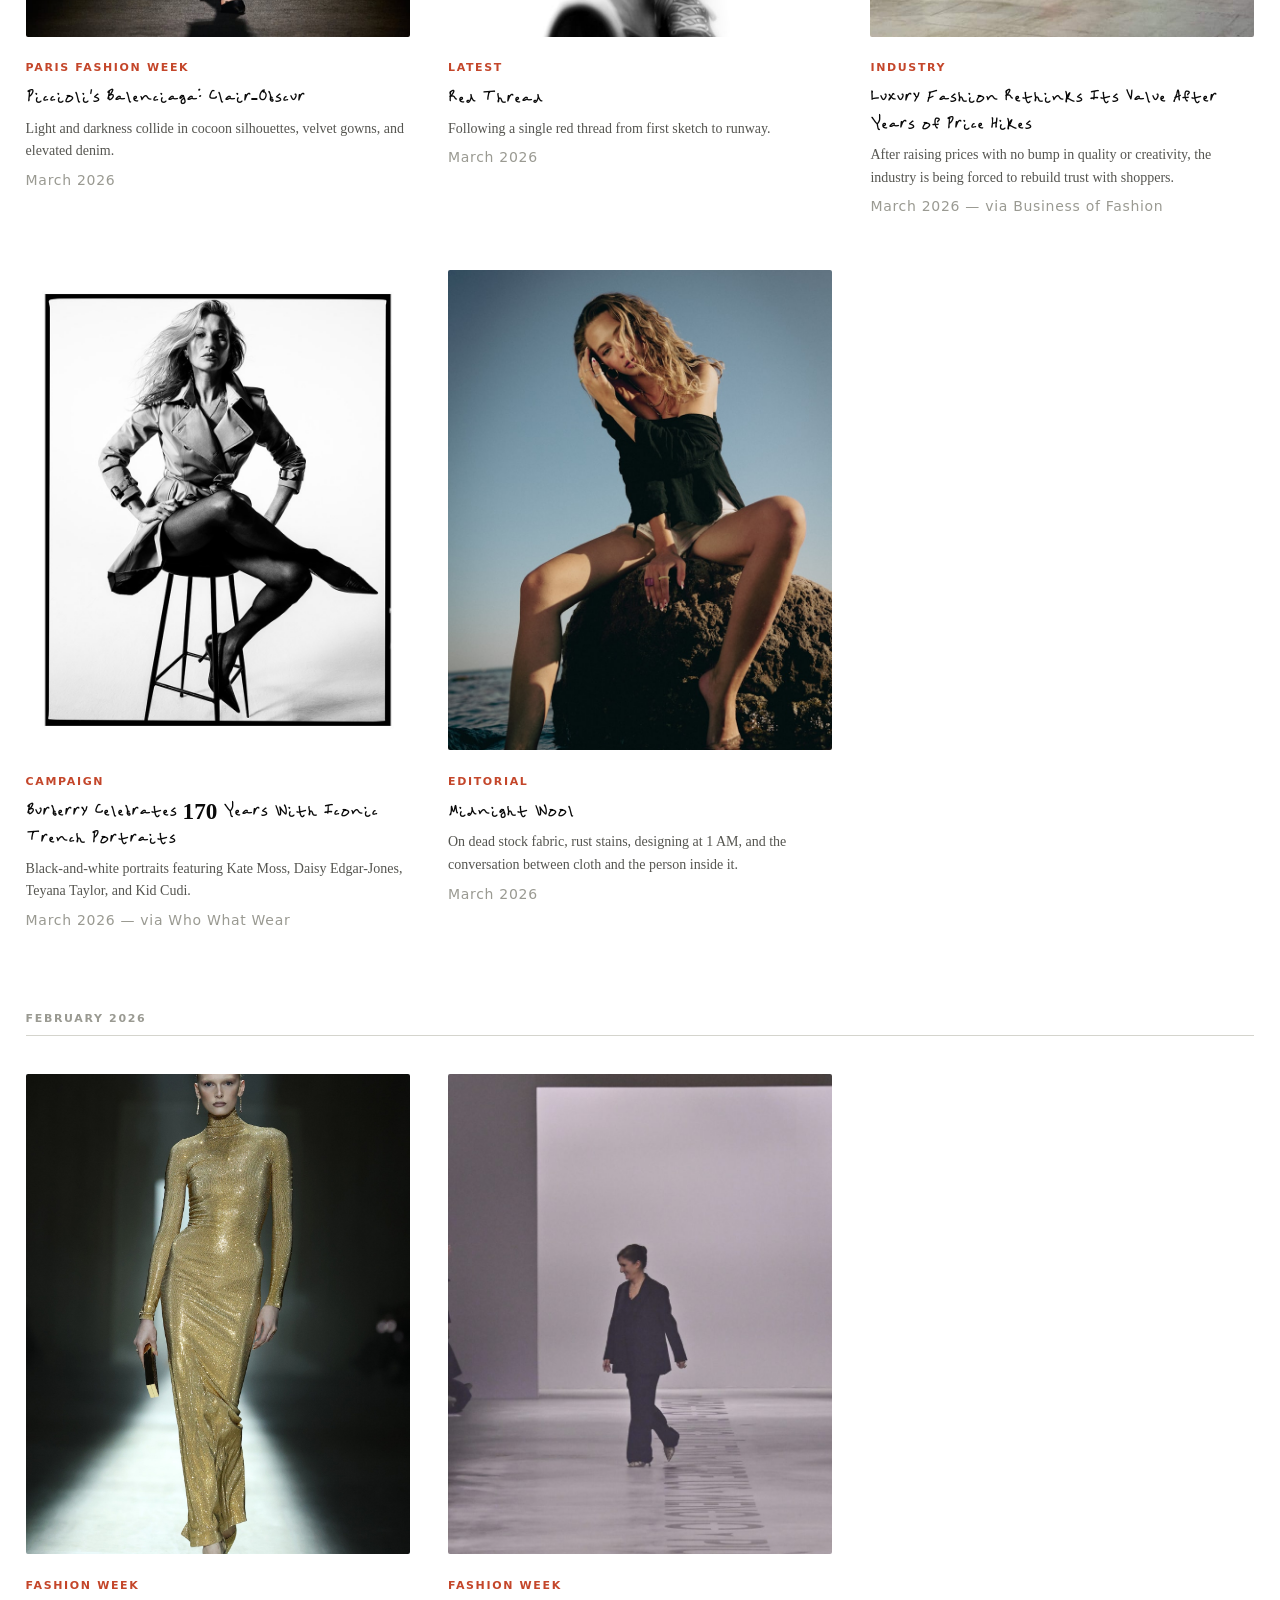
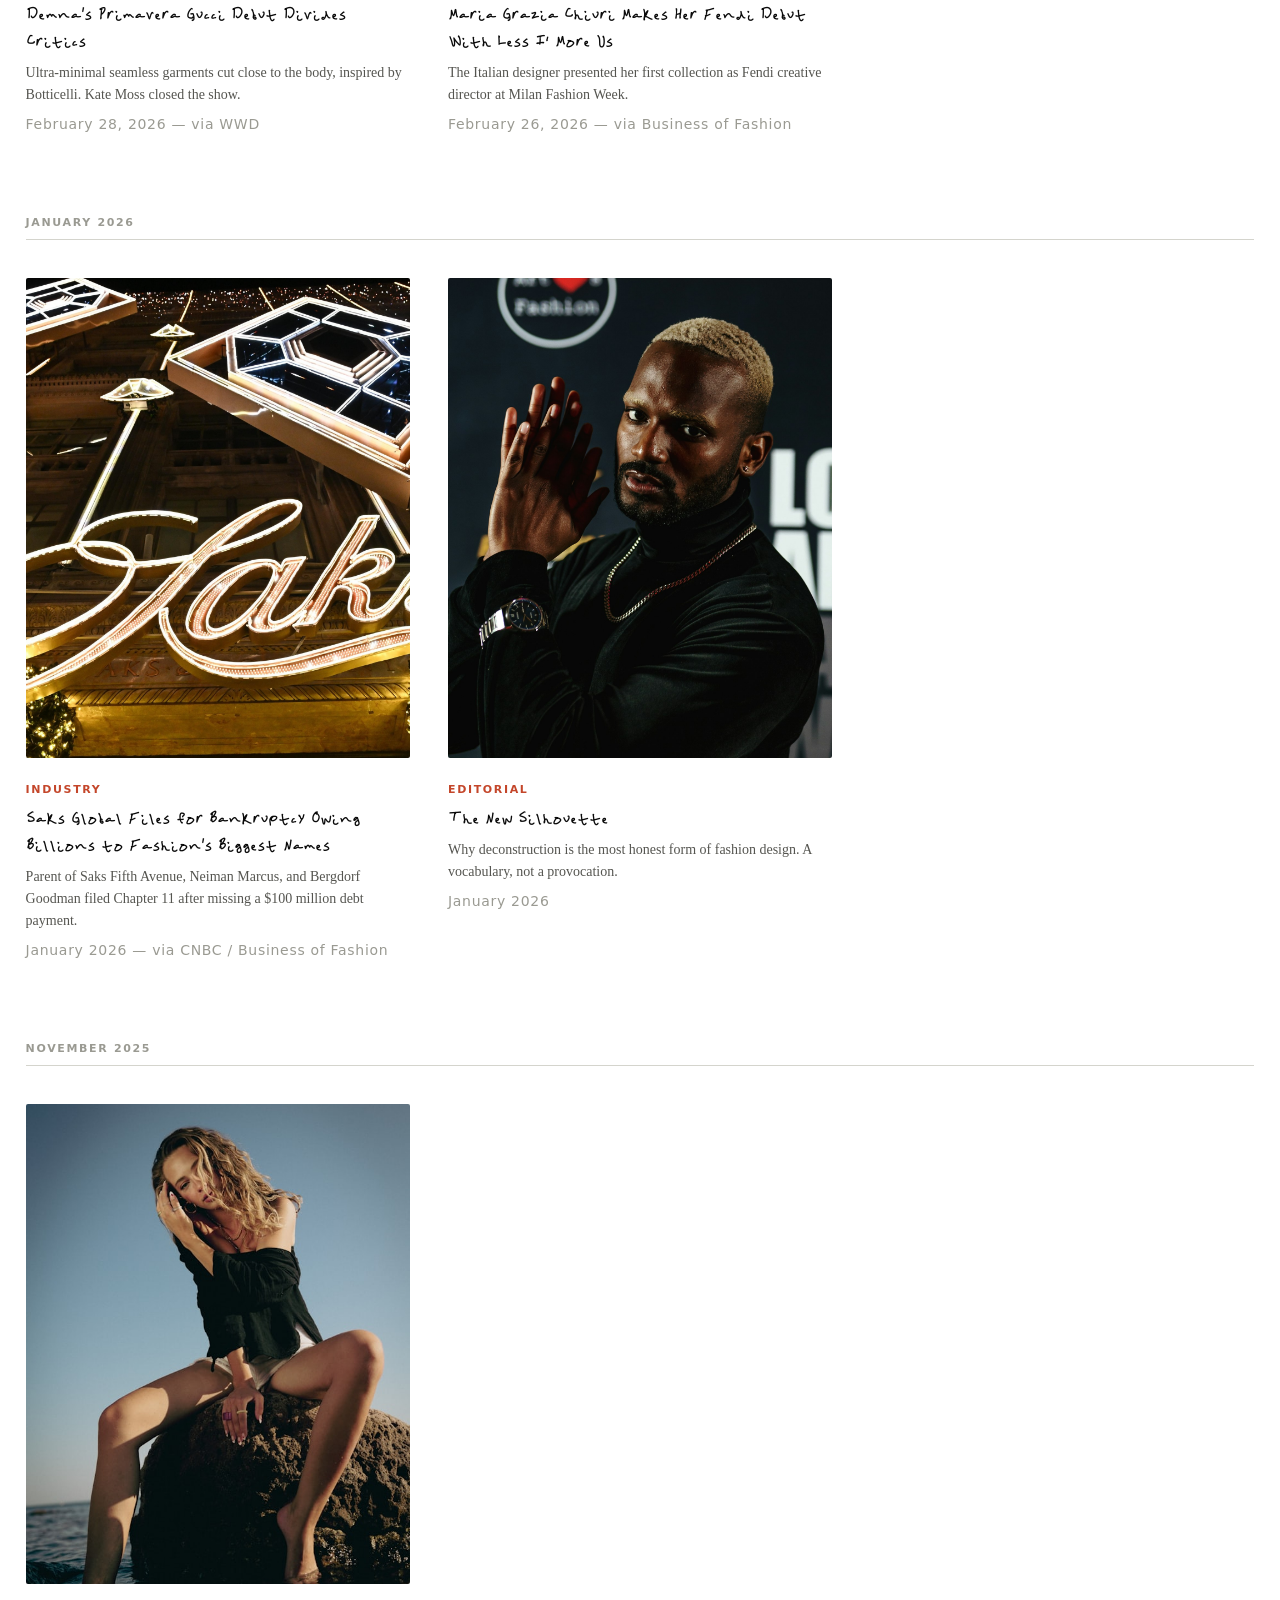
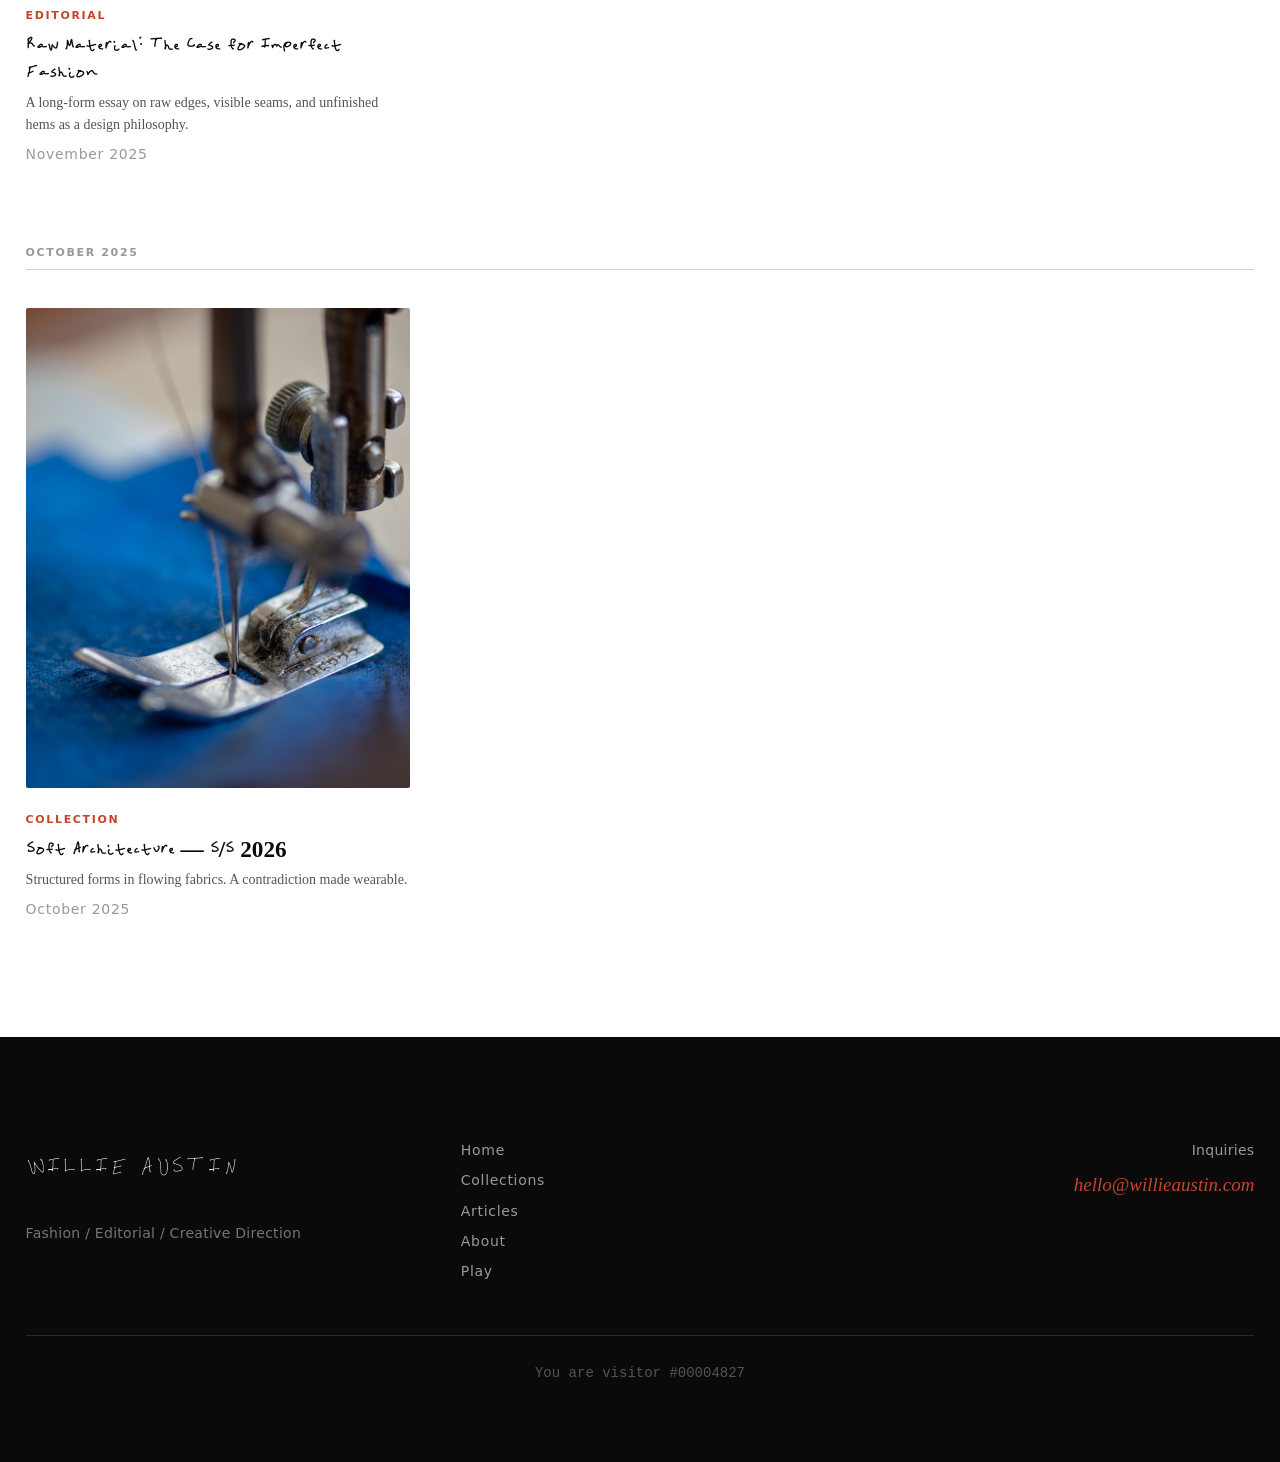
<file: editorial.html>
<!DOCTYPE html>
<html lang="en" data-theme="light">
<head>
  <meta charset="UTF-8">
  <meta name="viewport" content="width=device-width, initial-scale=1.0">
  <title>Articles | WILLIE AUSTIN</title>
  <meta name="description" content="Editorials, essays, and stories by Willie Austin — fashion, process, and creative direction.">
  <link rel="icon" href="favicon.ico" type="image/x-icon">

  <link rel="stylesheet" href="css/reset.css">
  <link rel="stylesheet" href="css/tokens.css">
  <link rel="stylesheet" href="css/typography.css">
  <link rel="stylesheet" href="css/layout.css">
  <link rel="stylesheet" href="css/utilities.css">
  <link rel="stylesheet" href="css/components.css">
  <link rel="stylesheet" href="css/editorial.css">
  <link rel="stylesheet" href="css/animations.css">
</head>
<body>

  <!-- Page transition overlay -->
  <div class="page-transition" aria-hidden="true"></div>

  <!-- Custom cursor -->
  <div class="custom-cursor" aria-hidden="true"></div>

  <!-- Masthead -->
  <header class="masthead" role="banner">
    <a href="index.html" class="masthead__logo" aria-label="Willie Austin — Home">WILLIE AUSTIN</a>
    <button class="menu-toggle" aria-label="Toggle navigation" aria-expanded="false">
      <span></span><span></span><span></span>
    </button>
    <nav class="masthead__nav" role="navigation" aria-label="Main navigation">
      <a href="index.html" class="nav-link">Home</a>
      <a href="collection.html" class="nav-link">Collections</a>
      <a href="editorial.html" class="nav-link active">Articles</a>
      <a href="about.html" class="nav-link">About</a>
      <a href="game.html" class="nav-link nav-link--play" data-hover-sound>Play</a>
    </nav>
  </header>

  <!-- Articles Header -->
  <section class="articles-header">
    <h1 class="articles-header__title">Articles</h1>

    <!-- Search -->
    <div class="articles-search">
      <input type="text" id="articles-search" placeholder="Search articles..." autocomplete="off" aria-label="Search articles">
    </div>

    <!-- Category Filters (populated dynamically) -->
    <div class="articles-filters" id="articles-filters"></div>
  </section>

  <!-- Articles Grid (populated dynamically from homepage.json) -->
  <main class="articles-grid" id="articles-grid" role="main">
    <p class="articles-loading">Loading articles...</p>
  </main>

  <!-- No results message -->
  <div class="articles-no-results" id="articles-no-results" hidden>
    No articles match your search.
  </div>

  <!-- Footer -->
  <footer class="site-footer">
    <div class="footer__inner">
      <div>
        <div class="footer__brand">Willie Austin</div>
        <p class="caption mt-md" style="color:var(--gray-500);">Fashion / Editorial / Creative Direction</p>
      </div>
      <div class="footer__links">
        <a href="index.html">Home</a>
        <a href="collection.html">Collections</a>
        <a href="editorial.html">Articles</a>
        <a href="about.html">About</a>
        <a href="game.html">Play</a>
      </div>
      <div class="footer__contact">
        <p class="ui-text" style="color:var(--gray-400);margin-bottom:var(--space-xs);">Inquiries</p>
        <a href="mailto:hello@willieaustin.com">hello@willieaustin.com</a>
      </div>
    </div>
    <div class="visitor-counter">
      You are visitor #<span id="visitor-count">00004827</span>
    </div>
  </footer>

  <!-- Folio -->
  <div class="folio no-print" aria-hidden="true"><span class="folio__number">01</span></div>

  <!-- Sound toggle -->
  <button class="sound-toggle no-print" aria-label="Toggle sound">
    <span class="sound-icon">&#9835;</span>
  </button>

  <!-- Inline content data (fallback for file:// protocol) -->
  <script>
window.__CONTENT_DATA__ = {
  "site.json": {"site_name":"WILLIE AUSTIN","tagline":"Fashion / Editorial / Creative Direction","email":"hello@willieaustin.com","visitor_count":"00004827","nav":[{"label":"Home","href":"index.html","id":"home"},{"label":"Collections","href":"collection.html","id":"collections"},{"label":"Articles","href":"editorial.html","id":"articles"},{"label":"About","href":"about.html","id":"about"},{"label":"Play","href":"game.html","id":"play","accent":true}],"footer_links":[{"label":"Home","href":"index.html"},{"label":"Collections","href":"collection.html"},{"label":"Articles","href":"editorial.html"},{"label":"About","href":"about.html"},{"label":"Play","href":"game.html"}],"ticker":[]},
  "homepage.json": {"cover":{"title":"Willie\nAustin","headlines":[{"tag":"New Collection","text":"Nocturne \u2014 F/W 2026","href":"collection.html"},{"tag":"Editorial","text":"The New Silhouette","href":"editorial.html"},{"tag":"Profile","text":"Meet the Designer","href":"about.html"}],"image":"assets/images/cover/hero.jpg"},"featured":[{"category":"Collection","title":"Nocturne \u2014 Fall/Winter 2026","excerpt":"An exploration of shadow and structure. Twelve looks that move between architectural tailoring and fluid draping, rendered in a palette of midnight, charcoal, and burnt sienna.","cta":"View Collection \u2192","href":"collection.html","image":"assets/images/collections/nocturne/hero.jpg","lead":true},{"category":"Paris Fashion Week","title":"Jonathan Anderson\u2019s Dior Redefines Heritage","excerpt":"The Bar jacket, loosened and reinterpreted as pastel knits with fluted peplums \u2014 a runway skimming across a lily-pad pond in the Tuileries.","href":"editorial.html","image":"assets/images/news/dior-aw26.jpg"},{"category":"Paris Fashion Week","title":"Piccioli\u2019s Balenciaga: Clair-Obscur","excerpt":"Light and darkness collide in cocoon silhouettes, velvet gowns, and elevated denim.","href":"editorial.html","image":"assets/images/news/balenciaga-aw26.jpg"},{"category":"Latest","title":"Red Thread","excerpt":"Following a single red thread from first sketch to runway.","href":"editorial.html","image":"assets/images/editorials/red-thread/thumb.jpg"}],"stream":[{"type":"feature","category":"Paris Fashion Week","title":"Sarah Burton\u2019s Givenchy Finds Its Voice in Third Outing","excerpt":"Not proposing one ideal woman but many women and many ways of being strong. Exact tailoring, power suits, draped detachable sleeves, and a leopard-print sequin dress with fringes.","date":"March 7, 2026","source":"South China Morning Post","image":"assets/images/news/givenchy-aw26.jpg"},{"type":"duo","items":[{"category":"Paris Fashion Week","title":"Loewe\u2019s McCollough & Hernandez Push Material Innovation to Its Limits","excerpt":"3D-printed latex slip dresses, inflatable parkas, and rubber-molded trainers \u2014 luxury craftsmanship reimagined with whimsy.","date":"March 5, 2026","source":"Wallpaper","image":"assets/images/news/loewe-aw26.jpg"},{"category":"Paris Fashion Week","title":"Celine\u2019s Michael Rider Designs for the Everyday Parisian","excerpt":"The starting point for fall was a daily commute in Paris \u2014 loose trench coats over sequined dresses, navy coats with knotted leather belts.","date":"March 4, 2026","source":"South China Morning Post","image":"assets/images/news/celine-aw26.jpg"}]},{"type":"quote","text":"Fashion has to do with ideas, the way we live, what is happening."},{"type":"feature","category":"Paris Fashion Week","title":"Herm\u00e8s Conjures a Liminal Realm Between Day and Evening, Earth and Space","excerpt":"Nad\u00e8ge Vanh\u00e9e\u2019s A/W 2026 collection moved through shimmering silk twill, leather cycling shorts, and shearling bombers in dark blues and deep russets.","date":"March 8, 2026","source":"Wallpaper","image":"assets/images/news/hermes-aw26.jpg"},{"type":"duo","items":[{"category":"Paris Fashion Week","title":"Jean Paul Gaultier by Duran Lantink Channels Marlene Dietrich","excerpt":"Pinstriped suits, pleated black gowns, and Fair Isle knit bodysuits in a 43-look lineup.","date":"March 8, 2026","source":"Wallpaper","image":"assets/images/news/gaultier-aw26.jpg"},{"category":"Paris Fashion Week","title":"Alexander McQueen: Se\u00e1n McGirr\u2019s Romantic Darkness","excerpt":"Floral wallpaper patterns meet Gothic silhouettes, delicate lace, and chain-mail knitwear.","date":"March 6, 2026","source":"Wallpaper","image":"assets/images/news/mcqueen-aw26.jpg"}]},{"type":"stat","text":"9 of the 15 largest luxury houses appointed new creative directors in the past 12 months.","source":"Business of Fashion"},{"type":"feature","category":"Industry","title":"Stars Hit Paris Runways, But Fall\u2019s Real Trend Was Dressing for Hard Times","excerpt":"Across Paris Fashion Week, designers presented clothes that work in real life, not just on Instagram. The Fall 2026 season marked a decisive pivot toward pragmatism.","date":"March 9, 2026","source":"Associated Press","image":"assets/images/news/pfw-trend-aw26.jpg"},{"type":"duo","items":[{"category":"Industry","title":"Luxury Fashion Rethinks Its Value After Years of Price Hikes","excerpt":"After raising prices with no bump in quality or creativity, the industry is being forced to rebuild trust with shoppers.","date":"March 2026","source":"Business of Fashion","image":"assets/images/news/luxury-rethink.jpg"},{"category":"Campaign","title":"Burberry Celebrates 170 Years With Iconic Trench Portraits","excerpt":"Black-and-white portraits featuring Kate Moss, Daisy Edgar-Jones, Teyana Taylor, and Kid Cudi.","date":"March 2026","source":"Who What Wear","image":"assets/images/news/burberry-170.jpg"}]},{"type":"quote","text":"The most interesting clothes are the ones that show their making."},{"type":"duo","items":[{"category":"Industry","title":"Saks Global Files for Bankruptcy Owing Billions to Fashion\u2019s Biggest Names","excerpt":"Parent of Saks Fifth Avenue, Neiman Marcus, and Bergdorf Goodman filed Chapter 11 after missing a $100 million debt payment.","date":"January 2026","source":"CNBC / Business of Fashion","image":"assets/images/news/saks.jpg"},{"category":"Fashion Week","title":"Demna\u2019s Primavera Gucci Debut Divides Critics","excerpt":"Ultra-minimal seamless garments cut close to the body, inspired by Botticelli. Kate Moss closed the show.","date":"February 28, 2026","source":"WWD","image":"assets/images/news/gucci.jpg"}]},{"type":"feature","category":"Fashion Week","title":"Maria Grazia Chiuri Makes Her Fendi Debut With Less I, More Us","excerpt":"The Italian designer presented her first collection as Fendi creative director at Milan Fashion Week.","date":"February 26, 2026","source":"Business of Fashion","image":"assets/images/news/fendi.jpg"}],"studio_content":[{"category":"Editorial","title":"Midnight Wool","excerpt":"On dead stock fabric, rust stains, designing at 1 AM, and the conversation between cloth and the person inside it.","date":"March 2026","href":"editorial-midnight-wool.html","image":"assets/images/editorials/midnight-wool/hero.jpg"},{"category":"Editorial","title":"The New Silhouette","excerpt":"Why deconstruction is the most honest form of fashion design. A vocabulary, not a provocation.","date":"January 2026","href":"editorial-new-silhouette.html","image":"assets/images/editorials/new-silhouette/hero.jpg"},{"category":"Editorial","title":"Raw Material: The Case for Imperfect Fashion","excerpt":"A long-form essay on raw edges, visible seams, and unfinished hems as a design philosophy.","date":"November 2025","href":"editorial.html","image":"assets/images/editorials/raw-material/thumb.jpg"},{"category":"Collection","title":"Soft Architecture \u2014 S/S 2026","excerpt":"Structured forms in flowing fabrics. A contradiction made wearable.","date":"October 2025","href":"collection.html","image":"assets/images/collections/soft-architecture/thumb.jpg"},{"category":"Photo Story","title":"Red Thread","excerpt":"Following a single red thread from first sketch to final stitch to runway to street.","date":"August 2025","href":"editorial.html","image":"assets/images/editorials/red-thread/thumb.jpg"}],"personal_quote":"Creating is the most honest thing I know how to do."}
};
  </script>

  <script src="js/images.js"></script>
  <script src="js/sounds.js"></script>
  <script src="js/nav.js"></script>
  <script src="js/cursor.js"></script>
  <script src="js/reveal.js"></script>
  <script src="js/transitions.js"></script>
  <script src="js/content.js?v=3"></script>
  <script src="js/main.js"></script>
</body>
</html>
</file>
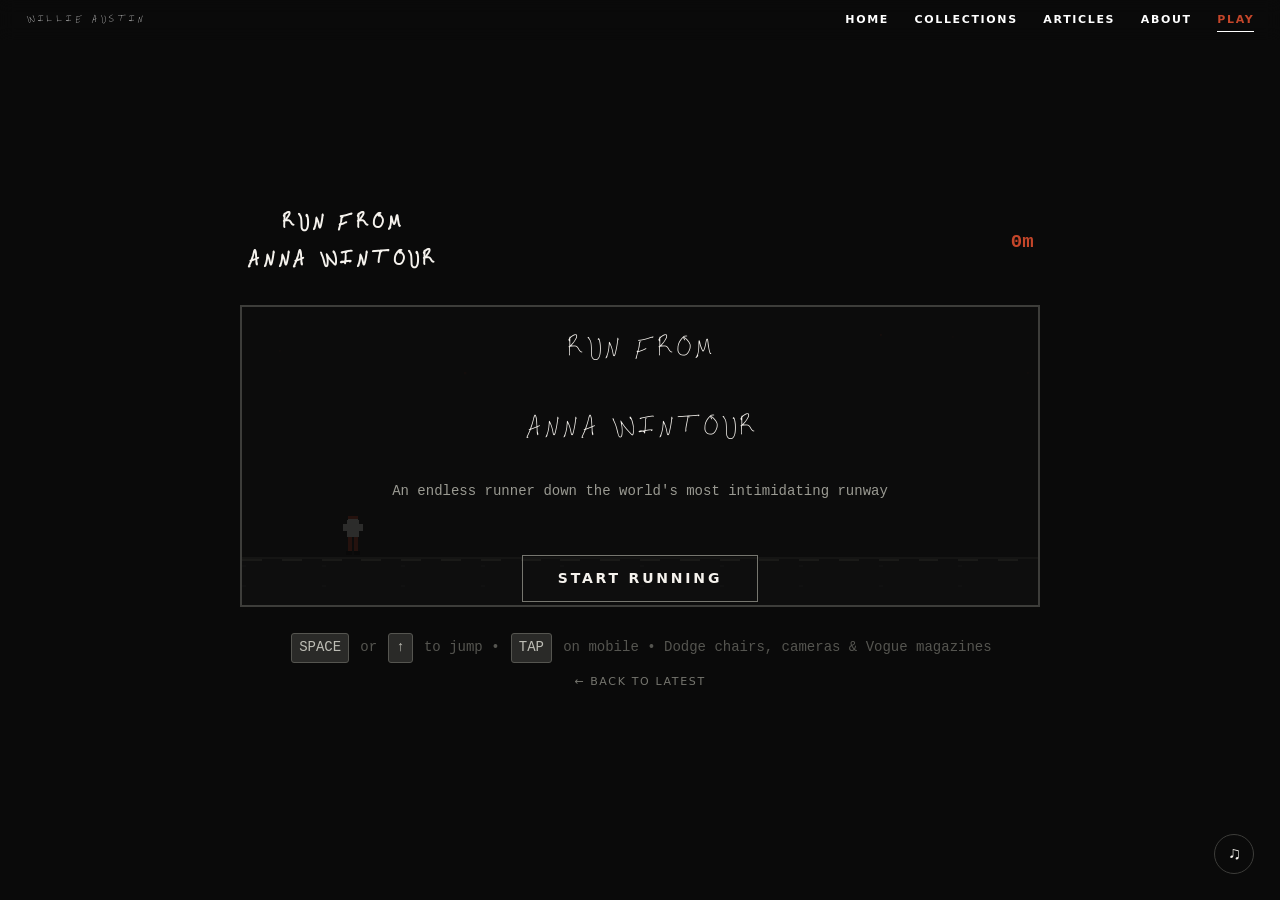
<file: game.html>
<!DOCTYPE html>
<html lang="en" data-theme="dark">
<head>
  <meta charset="UTF-8">
  <meta name="viewport" content="width=device-width, initial-scale=1.0">
  <title>Run From Anna Wintour | WILLIE AUSTIN</title>
  <meta name="description" content="A retro endless runner game. Dodge obstacles on the runway while Anna Wintour chases you.">
  <link rel="icon" href="favicon.ico" type="image/x-icon">

  <link rel="stylesheet" href="css/reset.css">
  <link rel="stylesheet" href="css/tokens.css">
  <link rel="stylesheet" href="css/typography.css">
  <link rel="stylesheet" href="css/components.css">
  <link rel="stylesheet" href="css/game.css">
</head>
<body>

  <!-- Masthead (minimal for game) -->
  <header class="masthead" role="banner" style="mix-blend-mode:normal;">
    <a href="index.html" class="masthead__logo" aria-label="Willie Austin — Home">WILLIE AUSTIN</a>
    <nav class="masthead__nav" role="navigation" aria-label="Main navigation" style="position:static;background:none;transform:none;flex-direction:row;">
      <a href="index.html" class="nav-link">Home</a>
      <a href="collection.html" class="nav-link">Collections</a>
      <a href="editorial.html" class="nav-link">Articles</a>
      <a href="about.html" class="nav-link">About</a>
      <a href="game.html" class="nav-link nav-link--play active">Play</a>
    </nav>
  </header>

  <!-- Game Page -->
  <main class="game-page">
    <div class="game-container">

      <!-- Header with score -->
      <div class="game-header">
        <h1 class="game-title">Run From<br>Anna Wintour</h1>
        <div class="game-score">
          <span id="game-score-value">0m</span>
        </div>
      </div>

      <!-- Canvas -->
      <div class="game-canvas-wrap">
        <canvas id="game-canvas" width="800" height="300"></canvas>

        <!-- Start overlay -->
        <div class="game-overlay game-start-overlay">
          <div class="game-overlay__title">Run From<br>Anna Wintour</div>
          <p class="game-overlay__subtitle">An endless runner down the world's most intimidating runway</p>
          <button class="game-btn game-start-btn" type="button">START RUNNING</button>
        </div>

        <!-- Game Over overlay -->
        <div class="game-overlay game-over-overlay hidden">
          <div class="game-overlay__title">Caught!</div>
          <p class="game-overlay__score" id="game-final-score">0 runway meters</p>
          <p class="game-overlay__high-score" id="game-best-score">Best: 0m</p>
          <button class="game-btn game-restart-btn" type="button">RUN AGAIN</button>
        </div>
      </div>

      <!-- Controls -->
      <div class="game-controls">
        <kbd>SPACE</kbd> or <kbd>&uarr;</kbd> to jump &bull; <kbd>TAP</kbd> on mobile &bull; Dodge chairs, cameras &amp; Vogue magazines
      </div>

      <!-- Back to site -->
      <a href="index.html" class="game-back">&#8592; Back to Latest</a>
    </div>
  </main>

  <!-- Sound toggle -->
  <button class="sound-toggle no-print" aria-label="Toggle sound">
    <span class="sound-icon">&#9835;</span>
  </button>

  <script src="js/sounds.js"></script>
  <script src="js/game.js"></script>
  <script>
    document.addEventListener('DOMContentLoaded', () => {
      SoundSystem.init();
      RunnerGame.init();
    });
  </script>
</body>
</html>
</file>
<file: css/tokens.css>
/* Design Tokens — Willie Austin Website */

:root {
  /* Colors */
  --color-black: #0a0a0a;
  --color-paper: #f5f2ed;
  --color-accent: #c4462a;
  --color-accent-hover: #a83920;

  /* Warm grays */
  --gray-900: #1a1a1a;
  --gray-800: #2a2a28;
  --gray-700: #3d3d3a;
  --gray-600: #555550;
  --gray-500: #76766f;
  --gray-400: #9a9a92;
  --gray-300: #bdbdb5;
  --gray-200: #d4d4cd;
  --gray-100: #e8e5e0;
  --gray-50: #f0ede8;

  /* Typography — Fluid scale */
  --font-display: 'WillieAustin', Georgia, serif;
  --font-secondary: 'Space Grotesk', system-ui, sans-serif;
  --font-body: 'Source Serif 4', Georgia, serif;
  --font-mono: 'Courier New', monospace;
  --font-serif-italic: 'Source Serif 4', Georgia, serif;

  --text-display-xl: clamp(4rem, 8vw + 1rem, 10rem);
  --text-display: clamp(3rem, 5vw + 1rem, 7rem);
  --text-display-sm: clamp(2rem, 3vw + 0.5rem, 4rem);
  --text-h1: clamp(1.75rem, 2.5vw + 0.5rem, 3rem);
  --text-h2: clamp(1.5rem, 2vw + 0.5rem, 2.25rem);
  --text-h3: clamp(1.125rem, 1.5vw + 0.25rem, 1.5rem);
  --text-body: clamp(1.0625rem, 0.5vw + 0.875rem, 1.1875rem);
  --text-small: clamp(0.8125rem, 0.25vw + 0.75rem, 0.875rem);
  --text-caption: 0.875rem;
  --text-overline: 0.6875rem;

  /* Spacing */
  --space-xs: clamp(0.25rem, 0.5vw, 0.5rem);
  --space-sm: clamp(0.5rem, 1vw, 1rem);
  --space-md: clamp(1rem, 2vw, 2rem);
  --space-lg: clamp(2rem, 4vw, 4rem);
  --space-xl: clamp(3rem, 6vw, 6rem);
  --space-2xl: clamp(4rem, 8vw, 8rem);
  --space-3xl: clamp(6rem, 12vw, 12rem);

  /* Layout */
  --content-width: 65ch;
  --wide-width: 90rem;
  --grid-gap: clamp(1rem, 2vw, 2rem);
  --grid-gap-lg: clamp(2rem, 3vw, 3rem);
  --space-section: clamp(5rem, 10vw, 10rem);

  /* Transitions */
  --ease-out: cubic-bezier(0.16, 1, 0.3, 1);
  --ease-in-out: cubic-bezier(0.65, 0, 0.35, 1);
  --duration-fast: 150ms;
  --duration-normal: 300ms;
  --duration-hover: 400ms;
  --duration-slow: 600ms;
  --duration-reveal: 1000ms;

  /* Z-index layers */
  --z-base: 1;
  --z-sticky: 100;
  --z-nav: 200;
  --z-overlay: 300;
  --z-modal: 400;
  --z-loading: 500;
  --z-cursor: 9999;

  /* Borders */
  --border-thin: 1px solid var(--gray-200);
  --border-accent: 2px solid var(--color-accent);
}

/* Dark mode tokens (for game / loading screen) */
[data-theme="dark"] {
  --color-bg: var(--color-black);
  --color-text: var(--color-paper);
}

[data-theme="light"] {
  --color-bg: var(--color-paper);
  --color-text: var(--color-black);
}
</file>
<file: css/typography.css>
/* Typography — Willie Austin Website */

/* Custom font */
@font-face {
  font-family: 'WillieAustin';
  src: url('../Myfont-Regular.ttf') format('truetype');
  font-weight: 400;
  font-style: normal;
  font-display: swap;
}

/* Google Fonts */
@import url('https://fonts.googleapis.com/css2?family=Source+Serif+4:ital,opsz,wght@0,8..60,300;0,8..60,400;0,8..60,600;0,8..60,700;1,8..60,300;1,8..60,400;1,8..60,600&family=Space+Grotesk:wght@400;500;600;700&family=Playfair+Display:ital,wght@0,700;1,700&display=swap');

/* Base type styles */
body {
  font-family: var(--font-body);
  font-size: var(--text-body);
  color: var(--color-black);
  line-height: 1.7;
}

/* Display type */
.display-xl {
  font-family: var(--font-display);
  font-size: var(--text-display-xl);
  line-height: 0.9;
  letter-spacing: -0.02em;
}

.display {
  font-family: var(--font-display);
  font-size: var(--text-display);
  line-height: 0.95;
  letter-spacing: -0.02em;
}

.display-sm {
  font-family: var(--font-display);
  font-size: var(--text-display-sm);
  line-height: 1;
  letter-spacing: -0.01em;
}

/* Headings */
h1, .h1 {
  font-family: var(--font-display);
  font-size: var(--text-h1);
  line-height: 1.1;
  letter-spacing: -0.01em;
}

h2, .h2 {
  font-family: var(--font-display);
  font-size: var(--text-h2);
  line-height: 1.15;
}

h3, .h3 {
  font-family: var(--font-secondary);
  font-size: var(--text-h3);
  line-height: 1.3;
  font-weight: 600;
}

/* Body text */
.body-text {
  font-family: var(--font-body);
  font-size: var(--text-body);
  line-height: 1.7;
}

.body-text p + p {
  margin-top: 1.5em;
}

/* Secondary / UI text */
.ui-text {
  font-family: var(--font-secondary);
  font-size: var(--text-small);
  letter-spacing: 0.02em;
}

/* Overline / category tags */
.overline {
  font-family: var(--font-secondary);
  font-size: var(--text-overline);
  font-weight: 600;
  letter-spacing: 0.15em;
  text-transform: uppercase;
  line-height: 1;
}

/* Captions */
.caption {
  font-family: var(--font-secondary);
  font-size: var(--text-caption);
  color: var(--gray-500);
  letter-spacing: 0.02em;
}

/* Drop cap */
.drop-cap::first-letter {
  font-family: 'Playfair Display', serif;
  float: left;
  font-size: 4.5em;
  line-height: 0.8;
  padding-right: 0.1em;
  padding-top: 0.05em;
  color: var(--color-accent);
  font-weight: 700;
}

/* Pull quote */
.pull-quote {
  font-family: var(--font-display);
  font-size: var(--text-display-sm);
  line-height: 1.1;
  border-left: 3px solid var(--color-accent);
  padding: var(--space-lg) 0 var(--space-lg) var(--space-md);
  margin: var(--space-xl) 0;
}

/* Byline — serif italic for meta/attribution */
.byline {
  font-family: var(--font-serif-italic);
  font-style: italic;
  letter-spacing: 0.01em;
}

.pull-quote cite {
  display: block;
  font-family: var(--font-secondary);
  font-size: var(--text-small);
  font-style: normal;
  color: var(--gray-500);
  margin-top: var(--space-sm);
  letter-spacing: 0.05em;
  text-transform: uppercase;
}

/* Links in body text */
.body-text a {
  color: var(--color-accent);
  text-decoration: underline;
  text-underline-offset: 0.15em;
  transition: color var(--duration-fast) ease;
}

.body-text a:hover {
  color: var(--color-accent-hover);
}

/* Selection */
::selection {
  background: var(--color-accent);
  color: var(--color-paper);
}

/* Mobile */
@media (max-width: 768px) {
  .drop-cap::first-letter {
    font-size: 3.2em;
    line-height: 0.85;
    padding-right: 0.08em;
  }

  .pull-quote {
    font-size: var(--text-h2);
    padding: var(--space-md) 0 var(--space-md) var(--space-sm);
    margin: var(--space-lg) 0;
  }

  .display-xl {
    line-height: 0.95;
  }
}
</file>
<file: css/layout.css>
/* Editorial Grid System — Willie Austin Website */

/* Magazine-style grid with named areas */
.editorial-grid {
  display: grid;
  grid-template-columns:
    [full-start] minmax(var(--space-md), 1fr)
    [wide-start] minmax(0, calc((var(--wide-width) - var(--content-width)) / 2))
    [content-start] min(var(--content-width), 100%)
    [content-end] minmax(0, calc((var(--wide-width) - var(--content-width)) / 2))
    [wide-end] minmax(var(--space-md), 1fr)
    [full-end];
}

.editorial-grid > * {
  grid-column: content;
}

.editorial-grid > .wide {
  grid-column: wide;
}

.editorial-grid > .full-bleed {
  grid-column: full;
}

/* Content container (simple centered) */
.container {
  width: min(var(--content-width), 100% - var(--space-md) * 2);
  margin-inline: auto;
}

.container-wide {
  width: min(var(--wide-width), 100% - var(--space-md) * 2);
  margin-inline: auto;
}

/* Stream layout — asymmetric blocks */
.stream {
  display: grid;
  gap: clamp(3rem, 6vw, 6rem);
  padding: var(--space-xl) 0;
  max-width: var(--wide-width);
  margin-inline: auto;
  padding-inline: var(--space-md);
}

/* Feature block — large image + text side by side */
.stream-feature {
  display: grid;
  grid-template-columns: 3fr 2fr;
  gap: var(--grid-gap-lg);
  align-items: center;
  min-height: 40vh;
}

.stream-feature:nth-child(even) {
  grid-template-columns: 2fr 3fr;
}

.stream-feature:nth-child(even) .stream-feature__image {
  order: 2;
}

.stream-feature__image {
  width: 100%;
  overflow: hidden;
  aspect-ratio: 4 / 5;
}

.stream-feature__image img {
  width: 100%;
  height: 100%;
  object-fit: cover;
}

.stream-feature__content {
  padding: var(--space-lg) var(--space-md);
}

/* Duo block — two items side by side */
.stream-duo {
  display: grid;
  grid-template-columns: 1fr 1fr;
  gap: var(--grid-gap);
}

/* Text break block */
.stream-text-break {
  padding: var(--space-lg) var(--space-xl);
  text-align: center;
}

/* Magazine spread layouts */
.spread {
  display: grid;
  gap: var(--grid-gap);
  margin: var(--space-section) 0;
}

.spread--single {
  grid-template-columns: 1fr;
}

.spread--pair {
  grid-template-columns: 1fr 1fr;
}

.spread--asymmetric {
  grid-template-columns: 2fr 1fr;
}

.spread--asymmetric-reverse {
  grid-template-columns: 1fr 2fr;
}

.spread img {
  width: 100%;
  height: 100%;
  object-fit: cover;
}

/* Dual-read layout (sticky text + scrolling images) */
.dual-read {
  display: grid;
  grid-template-columns: 1fr 1fr;
  gap: var(--space-xl);
  align-items: start;
}

.dual-read__text {
  position: sticky;
  top: calc(var(--space-xl) + 60px);
  padding-right: var(--space-lg);
}

.dual-read__images {
  display: flex;
  flex-direction: column;
  gap: var(--space-md);
}

/* Tablet */
@media (max-width: 1024px) {
  .stream-feature {
    grid-template-columns: 1fr 1fr;
    min-height: auto;
  }

  .stream-feature:nth-child(even) {
    grid-template-columns: 1fr 1fr;
  }

  .dual-read {
    gap: var(--space-lg);
  }
}

/* Responsive */
@media (max-width: 768px) {
  .stream-feature {
    grid-template-columns: 1fr;
    min-height: auto;
  }

  .stream-feature:nth-child(even) {
    grid-template-columns: 1fr;
  }

  .stream-feature:nth-child(even) .stream-feature__image {
    order: 0;
  }

  .stream-duo {
    grid-template-columns: 1fr;
  }

  .spread--pair,
  .spread--asymmetric,
  .spread--asymmetric-reverse {
    grid-template-columns: 1fr;
  }

  .dual-read {
    grid-template-columns: 1fr;
  }

  .dual-read__text {
    position: static;
    padding-right: 0;
  }
}
</file>
<file: css/utilities.css>
/* Utility Classes — Willie Austin Website */

/* Screen reader only */
.sr-only {
  position: absolute;
  width: 1px;
  height: 1px;
  padding: 0;
  margin: -1px;
  overflow: hidden;
  clip: rect(0, 0, 0, 0);
  white-space: nowrap;
  border-width: 0;
}

/* Full bleed */
.full-bleed {
  width: 100vw;
  margin-left: calc(50% - 50vw);
}

/* Aspect ratios */
.aspect-portrait { aspect-ratio: 3 / 4; }
.aspect-landscape { aspect-ratio: 4 / 3; }
.aspect-wide { aspect-ratio: 16 / 9; }
.aspect-square { aspect-ratio: 1; }

/* Object fit */
.cover { object-fit: cover; width: 100%; height: 100%; }
.contain { object-fit: contain; }

/* Text alignment */
.text-center { text-align: center; }
.text-right { text-align: right; }

/* Spacing helpers */
.mt-sm { margin-top: var(--space-sm); }
.mt-md { margin-top: var(--space-md); }
.mt-lg { margin-top: var(--space-lg); }
.mt-xl { margin-top: var(--space-xl); }
.mt-2xl { margin-top: var(--space-2xl); }

.mb-sm { margin-bottom: var(--space-sm); }
.mb-md { margin-bottom: var(--space-md); }
.mb-lg { margin-bottom: var(--space-lg); }
.mb-xl { margin-bottom: var(--space-xl); }

.pt-xl { padding-top: var(--space-xl); }
.pb-xl { padding-bottom: var(--space-xl); }

/* Flex utilities */
.flex { display: flex; }
.flex-col { flex-direction: column; }
.items-center { align-items: center; }
.justify-center { justify-content: center; }
.justify-between { justify-content: space-between; }
.gap-sm { gap: var(--space-sm); }
.gap-md { gap: var(--space-md); }

/* Background colors */
.bg-black { background-color: var(--color-black); color: var(--color-paper); }
.bg-paper { background-color: var(--color-paper); color: var(--color-black); }
.bg-accent { background-color: var(--color-accent); color: var(--color-paper); }

/* Color utilities */
.text-accent { color: var(--color-accent); }
.text-muted { color: var(--gray-500); }

/* Image container */
.img-wrap {
  overflow: hidden;
  position: relative;
}

.img-wrap img {
  width: 100%;
  height: 100%;
  object-fit: cover;
  transition: transform var(--duration-slow) var(--ease-out);
}

.img-wrap:hover img {
  transform: scale(1.03);
}

/* No scroll (when loading / modal is open) */
.no-scroll {
  overflow: hidden;
  height: 100vh;
}

/* Focus visible styles */
:focus-visible {
  outline: 2px solid var(--color-accent);
  outline-offset: 3px;
}

/* Print */
@media print {
  .no-print { display: none !important; }
}
</file>
<file: css/loading.css>
/* Loading Screen — Retro 90s/2000s Nostalgia */

.loading-screen {
  position: fixed;
  inset: 0;
  z-index: var(--z-loading);
  background: var(--color-black);
  display: flex;
  flex-direction: column;
  align-items: center;
  justify-content: center;
  overflow: hidden;
  cursor: default;
}

/* CRT scanline effect */
.loading-screen::before {
  content: '';
  position: absolute;
  inset: 0;
  background: repeating-linear-gradient(
    0deg,
    transparent,
    transparent 2px,
    rgba(0, 0, 0, 0.15) 2px,
    rgba(0, 0, 0, 0.15) 4px
  );
  pointer-events: none;
  z-index: 2;
}

/* CRT flicker */
.loading-screen::after {
  content: '';
  position: absolute;
  inset: 0;
  background: rgba(245, 242, 237, 0.02);
  pointer-events: none;
  z-index: 3;
  animation: crt-flicker 0.1s infinite;
}

@keyframes crt-flicker {
  0%   { opacity: 0.02; }
  50%  { opacity: 0.04; }
  100% { opacity: 0.02; }
}

/* Title assembling letter by letter */
.loading-title {
  font-family: var(--font-display);
  font-size: clamp(2.5rem, 6vw, 5rem);
  color: var(--color-paper);
  text-transform: uppercase;
  letter-spacing: 0.3em;
  position: relative;
  z-index: 4;
  overflow: hidden;
}

.loading-title .letter {
  display: inline-block;
  opacity: 0;
  transform: translateY(20px);
  animation: letter-appear 0.4s var(--ease-out) forwards;
}

@keyframes letter-appear {
  to {
    opacity: 1;
    transform: translateY(0);
  }
}

/* Retro progress bar */
.loading-bar-container {
  margin-top: var(--space-lg);
  width: min(400px, 80vw);
  position: relative;
  z-index: 4;
}

.loading-bar-track {
  width: 100%;
  height: 20px;
  border: 2px solid var(--gray-600);
  background: var(--gray-900);
  position: relative;
  /* Pixelated look */
  image-rendering: pixelated;
}

.loading-bar-fill {
  height: 100%;
  background: var(--color-accent);
  width: 0%;
  transition: width 0.3s steps(20);
  position: relative;
}

/* Chunky pixel segments */
.loading-bar-fill::after {
  content: '';
  position: absolute;
  inset: 0;
  background: repeating-linear-gradient(
    90deg,
    transparent,
    transparent 18px,
    rgba(0, 0, 0, 0.3) 18px,
    rgba(0, 0, 0, 0.3) 20px
  );
}

.loading-percentage {
  font-family: var(--font-mono);
  font-size: var(--text-caption);
  color: var(--gray-400);
  text-align: right;
  margin-top: var(--space-xs);
}

/* Loading messages */
.loading-message {
  font-family: var(--font-mono);
  font-size: var(--text-small);
  color: var(--gray-500);
  margin-top: var(--space-md);
  position: relative;
  z-index: 4;
  min-height: 1.5em;
}

.loading-message::after {
  content: '_';
  animation: blink-cursor 0.6s step-end infinite;
}

@keyframes blink-cursor {
  50% { opacity: 0; }
}

/* Click to enter prompt */
.loading-enter {
  position: relative;
  z-index: 4;
  margin-top: var(--space-xl);
  opacity: 0;
  transition: opacity 0.5s ease;
}

.loading-enter.visible {
  opacity: 1;
}

.loading-enter button {
  font-family: var(--font-secondary);
  font-size: var(--text-small);
  font-weight: 600;
  letter-spacing: 0.3em;
  text-transform: uppercase;
  color: var(--color-paper);
  border: 1px solid var(--gray-600);
  padding: 0.75em 2em;
  cursor: pointer;
  transition: all var(--duration-normal) ease;
}

.loading-enter button:hover {
  background: var(--color-paper);
  color: var(--color-black);
  border-color: var(--color-paper);
}

/* Exit animation — curtain split */
.loading-screen.exit {
  animation: none;
}

.loading-screen.exit .loading-curtain-left,
.loading-screen.exit .loading-curtain-right {
  position: absolute;
  top: 0;
  width: 50%;
  height: 100%;
  background: var(--color-black);
  z-index: 10;
}

.loading-screen.exit .loading-curtain-left {
  left: 0;
  animation: curtain-left 0.8s var(--ease-in-out) forwards;
}

.loading-screen.exit .loading-curtain-right {
  right: 0;
  animation: curtain-right 0.8s var(--ease-in-out) forwards;
}

@keyframes curtain-left {
  to { transform: translateX(-100%); }
}

@keyframes curtain-right {
  to { transform: translateX(100%); }
}

.loading-screen.exit .loading-title,
.loading-screen.exit .loading-bar-container,
.loading-screen.exit .loading-message,
.loading-screen.exit .loading-enter {
  animation: fade-out 0.3s ease forwards;
}

@keyframes fade-out {
  to { opacity: 0; }
}

/* Hidden after exit */
.loading-screen.hidden {
  display: none;
}

/* Mobile */
@media (max-width: 768px) {
  .loading-title {
    font-size: clamp(1.75rem, 8vw, 2.5rem);
    letter-spacing: 0.15em;
  }

  .loading-bar-container {
    width: min(300px, 85vw);
  }

  .loading-bar-track {
    height: 16px;
  }

  .loading-message {
    font-size: var(--text-caption);
    padding-inline: var(--space-sm);
    text-align: center;
  }

  .loading-enter {
    margin-top: var(--space-lg);
  }

  .loading-enter button {
    font-size: var(--text-caption);
    letter-spacing: 0.2em;
    padding: 0.65em 1.5em;
  }
}
</file>
<file: css/cover.css>
/* Cover — Homepage Hero */

.cover {
  position: relative;
  height: 100vh;
  min-height: 600px;
  display: flex;
  flex-direction: column;
  align-items: center;
  justify-content: center;
  overflow: hidden;
  background: var(--color-black);
}

/* Editorial variant — shorter, with room for Featured Now to peek */
.cover--editorial {
  height: 85vh;
  min-height: 500px;
}

/* Background image */
.cover__image {
  position: absolute;
  inset: 0;
  z-index: 1;
}

.cover__image img {
  width: 100%;
  height: 100%;
  object-fit: cover;
  opacity: 0;
  animation: cover-image-in 1.5s var(--ease-out) 0.5s forwards;
}

@keyframes cover-image-in {
  from {
    opacity: 0;
    transform: scale(1.05);
  }
  to {
    opacity: 1;
    transform: scale(1);
  }
}

/* Title overlay */
.cover__title {
  position: relative;
  z-index: 2;
  font-family: var(--font-display);
  font-size: var(--text-display-xl);
  color: var(--color-paper);
  letter-spacing: 0.04em;
  line-height: 0.85;
  text-align: center;
  mix-blend-mode: difference;
  clip-path: inset(0 100% 0 0);
  animation: clip-reveal 1.2s var(--ease-out) 0.8s forwards;
}

@keyframes clip-reveal {
  to {
    clip-path: inset(0 0% 0 0);
  }
}

/* ============================================
   COVER HEADLINES — Magazine cover story teasers
   ============================================ */

.cover__headlines {
  position: absolute;
  bottom: var(--space-2xl);
  left: var(--space-lg);
  z-index: 3;
  display: flex;
  flex-direction: column;
  gap: var(--space-sm);
  opacity: 0;
  animation: fade-up 0.8s var(--ease-out) 1.8s forwards;
}

.cover__headline-item {
  display: flex;
  align-items: baseline;
  gap: var(--space-sm);
  color: var(--color-paper);
  transition: all var(--duration-normal) ease;
  text-decoration: none;
}

.cover__headline-item:hover {
  transform: translateX(8px);
}

.cover__headline-item:hover .cover__headline-text {
  color: var(--color-accent);
}

.cover__headline-tag {
  font-family: var(--font-secondary);
  font-size: var(--text-overline);
  font-weight: 600;
  letter-spacing: 0.15em;
  text-transform: uppercase;
  color: var(--color-accent);
  flex-shrink: 0;
}

.cover__headline-text {
  font-family: var(--font-display);
  font-size: clamp(1rem, 2vw, 1.5rem);
  letter-spacing: 0.02em;
  transition: color var(--duration-hover) ease;
}

/* Tagline — repositioned for editorial cover */
.cover--editorial .cover__tagline {
  position: absolute;
  bottom: var(--space-2xl);
  right: var(--space-lg);
  margin-top: 0;
}

.cover__tagline {
  position: relative;
  z-index: 2;
  font-family: var(--font-secondary);
  font-size: var(--text-small);
  font-weight: 500;
  letter-spacing: 0.4em;
  text-transform: uppercase;
  color: var(--color-paper);
  mix-blend-mode: difference;
  margin-top: var(--space-md);
  opacity: 0;
  animation: fade-up 0.8s var(--ease-out) 1.6s forwards;
}

@keyframes fade-up {
  from {
    opacity: 0;
    transform: translateY(12px);
  }
  to {
    opacity: 1;
    transform: translateY(0);
  }
}

/* Gradient overlay — stronger at bottom for headline readability */
.cover__overlay {
  position: absolute;
  inset: 0;
  z-index: 1;
  background: linear-gradient(
    to bottom,
    rgba(10, 10, 10, 0.2) 0%,
    rgba(10, 10, 10, 0.05) 30%,
    rgba(10, 10, 10, 0.5) 80%,
    rgba(10, 10, 10, 0.7) 100%
  );
}

/* ============================================
   FEATURED NOW — Immediately visible editorial
   ============================================ */

.featured-now {
  background: var(--color-paper);
  padding: var(--space-section) var(--space-md) var(--space-2xl);
  max-width: var(--wide-width);
  margin-inline: auto;
}

.featured-now__header {
  display: flex;
  align-items: center;
  gap: var(--space-md);
  margin-bottom: var(--space-lg);
}

.featured-now__label {
  font-family: var(--font-secondary);
  font-size: var(--text-overline);
  font-weight: 700;
  letter-spacing: 0.2em;
  text-transform: uppercase;
  color: var(--color-accent);
  flex-shrink: 0;
}

.featured-now__line {
  flex: 1;
  height: 1px;
  background: var(--gray-200);
}

/* Grid: lead story (60%) + side stories (40%) */
.featured-now__grid {
  display: grid;
  grid-template-columns: 3fr 2fr;
  gap: var(--grid-gap);
  align-items: start;
}

/* Lead story */
.featured-now__lead-link {
  display: block;
  text-decoration: none;
  color: inherit;
}

.featured-now__lead-image {
  overflow: hidden;
  aspect-ratio: 3 / 4;
  margin-bottom: var(--space-md);
}

.featured-now__lead-image > * {
  width: 100%;
  height: 100%;
  object-fit: cover;
  transition: transform var(--duration-slow) var(--ease-out);
}

.featured-now__lead-link:hover .featured-now__lead-image > * {
  transform: scale(1.03);
}

.featured-now__lead-title {
  font-family: var(--font-display);
  font-size: var(--text-h1);
  line-height: 1.05;
  margin: var(--space-xs) 0 var(--space-sm);
  transition: color var(--duration-hover) ease;
}

.featured-now__lead-link:hover .featured-now__lead-title {
  color: var(--color-accent);
}

.featured-now__lead-excerpt {
  font-family: var(--font-body);
  font-size: var(--text-small);
  color: var(--gray-600);
  line-height: 1.6;
  max-width: 50ch;
  margin-bottom: var(--space-sm);
}

.featured-now__cta {
  font-family: var(--font-secondary);
  font-size: var(--text-overline);
  font-weight: 600;
  letter-spacing: 0.15em;
  text-transform: uppercase;
  color: var(--color-accent);
  transition: letter-spacing var(--duration-normal) ease;
}

.featured-now__lead-link:hover .featured-now__cta {
  letter-spacing: 0.25em;
}

/* Side stories — stacked */
.featured-now__side {
  display: flex;
  flex-direction: column;
  gap: var(--space-md);
}

.featured-now__side-item a {
  display: grid;
  grid-template-columns: 100px 1fr;
  gap: var(--space-sm);
  align-items: start;
  text-decoration: none;
  color: inherit;
  padding-bottom: var(--space-md);
  border-bottom: 1px solid var(--gray-100);
}

.featured-now__side-item:last-child a {
  border-bottom: none;
}

.featured-now__side-image {
  overflow: hidden;
  aspect-ratio: 1;
}

.featured-now__side-image > * {
  width: 100%;
  height: 100%;
  object-fit: cover;
  transition: transform var(--duration-slow) var(--ease-out);
}

.featured-now__side-item a:hover .featured-now__side-image > * {
  transform: scale(1.05);
}

.featured-now__side-content h3 {
  font-family: var(--font-display);
  font-size: var(--text-h3);
  line-height: 1.15;
  margin: var(--space-xs) 0;
  transition: color var(--duration-hover) ease;
}

.featured-now__side-item a:hover h3 {
  color: var(--color-accent);
}

.featured-now__side-content p {
  font-family: var(--font-body);
  font-size: var(--text-caption);
  color: var(--gray-500);
  line-height: 1.5;
}

/* ============================================
   RESPONSIVE
   ============================================ */

@media (max-width: 1024px) {
  .featured-now__grid {
    grid-template-columns: 1fr 1fr;
    gap: var(--grid-gap-lg);
  }

  .featured-now__lead-image {
    aspect-ratio: 4 / 5;
  }
}

@media (max-width: 768px) {
  .cover--editorial {
    height: 75vh;
    min-height: 450px;
  }

  .cover__title {
    font-size: clamp(2.5rem, 12vw, 5rem);
    letter-spacing: 0.05em;
  }

  .cover__headlines {
    bottom: var(--space-lg);
    left: var(--space-md);
    right: var(--space-md);
    gap: var(--space-xs);
  }

  .cover__headline-text {
    font-size: 0.85rem;
  }

  .cover--editorial .cover__tagline {
    display: none;
  }

  .cover__tagline {
    font-size: var(--text-caption);
    letter-spacing: 0.25em;
  }

  /* Featured Now — stack on mobile */
  .featured-now__grid {
    grid-template-columns: 1fr;
    gap: var(--space-lg);
  }

  .featured-now__lead-image {
    aspect-ratio: 16 / 10;
  }

  .featured-now__lead-title {
    font-size: var(--text-h2);
  }

  .featured-now__side-item a {
    grid-template-columns: 80px 1fr;
  }
}
</file>
<file: css/components.css>
/* Components — Willie Austin Website */

/* ============================================
   MASTHEAD / NAVIGATION
   ============================================ */

.masthead {
  position: fixed;
  top: 0;
  left: 0;
  right: 0;
  z-index: var(--z-nav);
  padding: var(--space-xs) var(--space-md);
  display: flex;
  align-items: center;
  justify-content: space-between;
  transition: all var(--duration-normal) var(--ease-out);
  background: rgba(10, 10, 10, 0.7);
  backdrop-filter: blur(8px);
  -webkit-backdrop-filter: blur(8px);
}

.masthead.scrolled {
  background: rgba(10, 10, 10, 0.95);
  backdrop-filter: blur(10px);
  -webkit-backdrop-filter: blur(10px);
  padding: calc(var(--space-xs) * 0.75) var(--space-md);
  border-bottom: 1px solid var(--gray-800);
}

.masthead__logo {
  font-family: var(--font-display);
  font-size: clamp(0.875rem, 1.25vw, 1.125rem);
  text-transform: uppercase;
  letter-spacing: 0.15em;
  color: #ffffff;
}

.masthead__nav {
  display: flex;
  align-items: center;
  gap: var(--space-md);
}

.nav-link {
  font-family: var(--font-secondary);
  font-size: var(--text-overline);
  font-weight: 600;
  letter-spacing: 0.15em;
  text-transform: uppercase;
  color: #ffffff;
  position: relative;
  padding: 0.25em 0;
}

.nav-link::after {
  content: '';
  position: absolute;
  bottom: 0;
  left: 50%;
  right: 50%;
  height: 1px;
  background: #ffffff;
  transition: all var(--duration-normal) var(--ease-out);
}

.nav-link:hover::after,
.nav-link.active::after {
  left: 0;
  right: 0;
}

.nav-link--play {
  color: var(--color-accent);
}

/* Mobile menu toggle */
.menu-toggle {
  display: none;
  flex-direction: column;
  gap: 5px;
  padding: 0.5em;
  cursor: pointer;
}

.menu-toggle span {
  display: block;
  width: 24px;
  height: 1.5px;
  background: var(--color-paper);
  transition: all var(--duration-normal) ease;
}

.menu-toggle.open span:nth-child(1) {
  transform: rotate(45deg) translate(4px, 4px);
}

.menu-toggle.open span:nth-child(2) {
  opacity: 0;
}

.menu-toggle.open span:nth-child(3) {
  transform: rotate(-45deg) translate(4px, -4px);
}

/* Mobile nav */
@media (max-width: 768px) {
  .menu-toggle {
    display: flex;
    z-index: calc(var(--z-nav) + 1);
  }

  .masthead__nav {
    position: fixed;
    inset: 0;
    background: var(--color-black);
    flex-direction: column;
    justify-content: center;
    gap: var(--space-lg);
    transform: translateX(100%);
    transition: transform var(--duration-slow) var(--ease-out);
  }

  .masthead__nav.open {
    transform: translateX(0);
  }

  .nav-link {
    font-size: var(--text-h3);
    letter-spacing: 0.2em;
  }
}

/* ============================================
   SOUND TOGGLE
   ============================================ */

.sound-toggle {
  position: fixed;
  bottom: var(--space-md);
  right: var(--space-md);
  z-index: var(--z-sticky);
  width: 40px;
  height: 40px;
  display: flex;
  align-items: center;
  justify-content: center;
  border-radius: 50%;
  background: var(--color-black);
  border: 1px solid var(--gray-700);
  color: var(--color-paper);
  font-size: 1.1rem;
  cursor: pointer;
  transition: all var(--duration-normal) ease;
}

.sound-toggle:hover {
  background: var(--gray-800);
  border-color: var(--gray-500);
}

.sound-toggle.muted {
  opacity: 0.5;
}

.sound-toggle.muted .sound-icon::after {
  content: '';
  position: absolute;
  width: 2px;
  height: 20px;
  background: var(--color-accent);
  transform: rotate(45deg);
}

.sound-icon {
  position: relative;
  display: flex;
  align-items: center;
  justify-content: center;
}

/* ============================================
   STREAM SECTION HEADER
   ============================================ */

.stream__header {
  text-align: center;
  padding-bottom: var(--space-lg);
  margin-bottom: var(--space-md);
  border-bottom: 1px solid var(--gray-200);
}

.stream__section-title {
  font-family: var(--font-display);
  font-size: var(--text-h2);
  text-transform: uppercase;
  letter-spacing: 0.1em;
  margin-bottom: var(--space-xs);
}

.stream__section-desc {
  font-family: var(--font-secondary);
  font-size: var(--text-small);
  color: var(--gray-500);
  letter-spacing: 0.02em;
}

/* ============================================
   STREAM CARDS / BLOCKS
   ============================================ */

.stream-item {
  position: relative;
  cursor: pointer;
  text-decoration: none;
  display: block;
}

.stream-item__image {
  overflow: hidden;
  position: relative;
  aspect-ratio: 3 / 4;
}

.stream-item__image img {
  width: 100%;
  height: 100%;
  object-fit: cover;
  transition: transform var(--duration-slow) var(--ease-out);
}

.stream-item:hover .stream-item__image img {
  transform: scale(1.03);
}

.stream-item__content {
  padding: var(--space-md) 0;
}

/* Category tag */
.category-tag {
  font-family: var(--font-secondary);
  font-size: var(--text-overline);
  font-weight: 600;
  letter-spacing: 0.15em;
  text-transform: uppercase;
  color: var(--color-accent);
  display: inline-block;
  margin-bottom: var(--space-xs);
}

/* Stream item headline */
.stream-item__headline {
  font-family: var(--font-display);
  font-size: var(--text-h2);
  line-height: 1.1;
  margin-bottom: var(--space-sm);
  transition: color var(--duration-hover) ease;
}

/* Duo items get smaller headlines for visual hierarchy */
.stream-duo .stream-item__headline {
  font-size: var(--text-h3);
}

/* Feature headlines stay prominent */
.stream-feature .stream-item__headline {
  font-size: var(--text-h1);
  line-height: 1.08;
}

.stream-item:hover .stream-item__headline {
  color: var(--color-accent);
}

/* Stream item excerpt */
.stream-item__excerpt {
  font-family: var(--font-body);
  font-size: var(--text-small);
  color: var(--gray-600);
  line-height: 1.6;
  max-width: 45ch;
}

/* Stream item date */
.stream-item__date {
  font-family: var(--font-secondary);
  font-size: var(--text-caption);
  color: var(--gray-400);
  letter-spacing: 0.05em;
  margin-top: var(--space-sm);
}

/* Text break in stream */
.stream-text-break .display-sm {
  max-width: 20ch;
  margin-inline: auto;
}

/* ============================================
   FOLIO PAGE NUMBER
   ============================================ */

.folio {
  position: fixed;
  bottom: var(--space-md);
  left: var(--space-md);
  z-index: var(--z-sticky);
  font-family: var(--font-secondary);
  font-size: var(--text-overline);
  letter-spacing: 0.1em;
  color: var(--gray-400);
  writing-mode: vertical-rl;
  text-orientation: mixed;
}

/* ============================================
   MARQUEE TICKER
   ============================================ */

.marquee {
  width: 100%;
  overflow: hidden;
  background: var(--color-black);
  padding: var(--space-xs) 0;
  border-top: 1px solid var(--gray-800);
  border-bottom: 1px solid var(--gray-800);
}

.marquee__inner {
  display: flex;
  white-space: nowrap;
  animation: marquee-scroll 30s linear infinite;
}

.marquee__text {
  font-family: var(--font-secondary);
  font-size: var(--text-caption);
  letter-spacing: 0.15em;
  text-transform: uppercase;
  color: var(--gray-500);
  padding: 0 var(--space-lg);
  flex-shrink: 0;
}

.marquee__separator {
  color: var(--color-accent);
  padding: 0 var(--space-sm);
  flex-shrink: 0;
}

@keyframes marquee-scroll {
  to { transform: translateX(-50%); }
}

/* ============================================
   FOOTER
   ============================================ */

.site-footer {
  background: var(--color-black);
  color: var(--color-paper);
  padding: var(--space-2xl) var(--space-md) var(--space-lg);
}

.footer__inner {
  max-width: var(--wide-width);
  margin-inline: auto;
  display: grid;
  grid-template-columns: 1fr 1fr 1fr;
  gap: var(--space-xl);
}

.footer__brand {
  font-family: var(--font-display);
  font-size: var(--text-h2);
  text-transform: uppercase;
  letter-spacing: 0.05em;
}

.footer__links {
  display: flex;
  flex-direction: column;
  gap: var(--space-xs);
}

.footer__links a {
  font-family: var(--font-secondary);
  font-size: var(--text-small);
  color: var(--gray-400);
  letter-spacing: 0.05em;
  transition: color var(--duration-fast) ease;
}

.footer__links a:hover {
  color: var(--color-paper);
}

.footer__contact {
  text-align: right;
}

.footer__contact a {
  font-family: var(--font-body);
  font-style: italic;
  color: var(--color-accent);
  font-size: var(--text-body);
}

/* Visitor counter (retro) */
.visitor-counter {
  font-family: var(--font-mono);
  font-size: var(--text-caption);
  color: var(--gray-600);
  text-align: center;
  padding: var(--space-md) 0;
  border-top: 1px solid var(--gray-800);
  margin-top: var(--space-lg);
}

/* Under construction badge */
.under-construction {
  display: inline-block;
  font-family: var(--font-mono);
  font-size: var(--text-caption);
  color: var(--color-accent);
  border: 1px dashed var(--color-accent);
  padding: 0.25em 0.75em;
  animation: blink-slow 2s step-end infinite;
  cursor: help;
}

@keyframes blink-slow {
  50% { opacity: 0.5; }
}

/* Bored link (easter egg to game) */
.easter-egg-link {
  font-family: var(--font-mono);
  font-size: var(--text-caption);
  color: var(--gray-700);
  transition: color var(--duration-normal) ease;
  cursor: pointer;
}

.easter-egg-link:hover {
  color: var(--color-accent);
}

/* Reading progress bar */
.reading-progress {
  position: fixed;
  top: 0;
  left: 0;
  width: 0%;
  height: 2px;
  background: var(--color-accent);
  z-index: calc(var(--z-nav) + 1);
  transition: width 100ms linear;
}

/* Stream section divider */
.stream-divider {
  border: none;
  border-top: 1px solid var(--gray-200);
  margin: var(--space-section) 0;
}

/* ============================================
   CREDITS BLOCK
   ============================================ */

.credits {
  font-family: var(--font-secondary);
  font-size: var(--text-small);
  color: var(--gray-500);
  border-top: var(--border-thin);
  padding-top: var(--space-md);
  margin-top: var(--space-2xl);
  display: grid;
  grid-template-columns: repeat(auto-fit, minmax(200px, 1fr));
  gap: var(--space-sm);
}

.credits dt {
  font-weight: 600;
  text-transform: uppercase;
  letter-spacing: 0.1em;
  font-size: var(--text-overline);
  color: var(--gray-400);
}

.credits dd {
  margin-bottom: var(--space-sm);
}

@media (max-width: 768px) {
  .footer__inner {
    grid-template-columns: 1fr;
    text-align: center;
  }

  .footer__contact {
    text-align: center;
  }

  .folio {
    display: none;
  }
}

/* ============================================
   ARTICLES PAGE — Header, Search, Filters, Grid
   ============================================ */

.articles-header {
  padding: calc(80px + var(--space-2xl)) var(--space-md) 0;
  text-align: center;
  max-width: var(--wide-width);
  margin-inline: auto;
}

.articles-header__title {
  font-family: var(--font-display);
  font-size: var(--text-display-sm);
  text-transform: uppercase;
  letter-spacing: 0.05em;
  margin-bottom: var(--space-lg);
}

/* Search */
.articles-search {
  max-width: 440px;
  margin-inline: auto;
  margin-bottom: var(--space-md);
}

.articles-search input {
  width: 100%;
  font-family: var(--font-secondary);
  font-size: var(--text-small);
  letter-spacing: 0.04em;
  color: var(--color-black);
  background: transparent;
  border: none;
  border-bottom: 1px solid var(--gray-300);
  padding: 0.6em 0.25em;
  outline: none;
  transition: border-color var(--duration-normal) ease;
}

.articles-search input::placeholder {
  color: var(--gray-400);
}

.articles-search input:focus {
  border-color: var(--color-black);
}

/* Filters */
.articles-filters {
  display: flex;
  flex-wrap: wrap;
  justify-content: center;
  gap: var(--space-xs);
  margin-bottom: var(--space-md);
}

/* Articles grid */
.articles-grid {
  max-width: var(--wide-width);
  margin-inline: auto;
  padding: var(--space-xl) var(--space-md) var(--space-2xl);
  display: grid;
  grid-template-columns: repeat(auto-fill, minmax(300px, 1fr));
  gap: var(--grid-gap-lg);
}

/* Date group heading inside the grid */
.articles-date-group {
  grid-column: 1 / -1;
  font-family: var(--font-secondary);
  font-size: var(--text-overline);
  font-weight: 600;
  letter-spacing: 0.15em;
  text-transform: uppercase;
  color: var(--gray-400);
  border-bottom: 1px solid var(--gray-200);
  padding-bottom: var(--space-xs);
  margin-top: var(--space-md);
}

.articles-date-group:first-child {
  margin-top: 0;
}

/* Loading placeholder */
.articles-loading {
  grid-column: 1 / -1;
  text-align: center;
  font-family: var(--font-secondary);
  font-size: var(--text-small);
  color: var(--gray-400);
  padding: var(--space-xl) 0;
}

/* No results */
.articles-no-results {
  text-align: center;
  font-family: var(--font-secondary);
  font-size: var(--text-small);
  color: var(--gray-400);
  padding: var(--space-xl) var(--space-md);
  max-width: var(--wide-width);
  margin-inline: auto;
}

.filter-btn {
  font-family: var(--font-secondary);
  font-size: var(--text-overline);
  font-weight: 600;
  letter-spacing: 0.12em;
  text-transform: uppercase;
  color: var(--gray-400);
  background: none;
  border: 1px solid var(--gray-200);
  border-radius: 100px;
  padding: 0.4em 1.2em;
  cursor: pointer;
  transition: all var(--duration-normal) ease;
}

.filter-btn:hover {
  color: var(--color-black);
  border-color: var(--gray-400);
}

.filter-btn.active {
  color: var(--color-black);
  background: none;
  border-color: var(--color-black);
  font-weight: 700;
}

.article-card__link {
  display: block;
  text-decoration: none;
  color: inherit;
}

.article-card__image {
  overflow: hidden;
  aspect-ratio: 4 / 5;
  border-radius: 2px;
}

.article-card__image img {
  width: 100%;
  height: 100%;
  object-fit: cover;
  transition: transform var(--duration-slow) var(--ease-out);
}

.article-card:hover .article-card__image img {
  transform: scale(1.03);
}

.article-card__content {
  padding: var(--space-sm) 0;
}

.article-card__title {
  font-family: var(--font-display);
  font-size: var(--text-h3);
  line-height: 1.15;
  margin-bottom: var(--space-xs);
  transition: color var(--duration-hover) ease;
}

.article-card:hover .article-card__title {
  color: var(--color-accent);
}

.article-card__excerpt {
  font-family: var(--font-body);
  font-size: var(--text-small);
  color: var(--gray-600);
  line-height: 1.6;
  display: -webkit-box;
  -webkit-line-clamp: 3;
  -webkit-box-orient: vertical;
  overflow: hidden;
}

.article-card__date {
  display: block;
  font-family: var(--font-secondary);
  font-size: var(--text-caption);
  color: var(--gray-400);
  letter-spacing: 0.05em;
  margin-top: var(--space-xs);
}
</file>
<file: css/vogue.css>
/* Vogue-style Homepage Stream */

/* ============================================
   SHARED CARD ELEMENTS
   ============================================ */

.vogue-rubric {
  display: block;
  font-family: var(--font-secondary);
  font-size: 0.6875rem;
  font-weight: 700;
  letter-spacing: 0.18em;
  text-transform: uppercase;
  color: var(--color-accent);
  margin-bottom: 0.4em;
}

.vogue-byline {
  display: block;
  font-family: var(--font-secondary);
  font-size: 0.75rem;
  color: var(--gray-400);
  letter-spacing: 0.03em;
  margin-top: 0.35em;
}

.vogue-card__img {
  overflow: hidden;
  margin-bottom: var(--space-sm);
}

.vogue-card__img img {
  width: 100%;
  height: 100%;
  object-fit: cover;
  transition: transform 0.6s var(--ease-out);
}

/* Hover: zoom image, accent title */
a.vogue-card:hover .vogue-card__img img,
a.vogue-hero:hover .vogue-hero__img img,
a.vogue-full:hover .vogue-full__img img,
a.vogue-asym__big:hover .vogue-card__img img,
a.vogue-asym__small:hover .vogue-card__img img {
  transform: scale(1.04);
}

a.vogue-card:hover .vogue-card__title,
a.vogue-hero:hover .vogue-hero__title,
a.vogue-full:hover .vogue-full__title,
a.vogue-asym__big:hover .vogue-card__title,
a.vogue-asym__small:hover .vogue-card__title {
  color: var(--color-accent);
}

.vogue-card__title {
  font-family: var(--font-display);
  font-size: var(--text-h3);
  line-height: 1.15;
  color: var(--color-black);
  transition: color 0.3s ease;
}

/* All vogue links reset */
a.vogue-hero,
a.vogue-full,
a.vogue-card,
a.vogue-asym__big,
a.vogue-asym__small {
  text-decoration: none;
  color: inherit;
  display: block;
}

/* ============================================
   STREAM CONTAINER
   ============================================ */

#stream {
  max-width: var(--wide-width);
  margin-inline: auto;
  padding: var(--space-2xl) var(--space-md) var(--space-3xl);
  display: flex;
  flex-direction: column;
  gap: clamp(3rem, 6vw, 5rem);
}

/* ============================================
   HERO — Full-width lead story
   ============================================ */

.vogue-hero {
  position: relative;
}

.vogue-hero__img {
  overflow: hidden;
  aspect-ratio: 16 / 9;
}

.vogue-hero__img img {
  width: 100%;
  height: 100%;
  object-fit: cover;
  transition: transform 0.6s var(--ease-out);
}

.vogue-hero__text {
  padding-top: var(--space-md);
  max-width: 55ch;
}

.vogue-hero__title {
  font-family: var(--font-display);
  font-size: var(--text-display-sm);
  line-height: 1.05;
  color: var(--color-black);
  transition: color 0.3s ease;
}

/* ============================================
   ASYMMETRIC GRID — 1 large + 2 stacked small
   ============================================ */

.vogue-asym {
  display: grid;
  grid-template-columns: 3fr 2fr;
  gap: var(--grid-gap-lg);
  align-items: start;
}

.vogue-asym--reverse {
  grid-template-columns: 2fr 3fr;
}

.vogue-asym__big .vogue-card__img {
  aspect-ratio: 3 / 4;
}

.vogue-asym__big .vogue-card__title {
  font-size: var(--text-h2);
}

.vogue-asym__side {
  display: flex;
  flex-direction: column;
  gap: var(--grid-gap-lg);
}

.vogue-asym__small .vogue-card__img {
  aspect-ratio: 4 / 3;
}

.vogue-asym__small .vogue-card__title {
  font-size: var(--text-h3);
}

/* ============================================
   3-COLUMN GRID — Uniform cards
   ============================================ */

.vogue-grid-3 {
  display: grid;
  grid-template-columns: repeat(3, 1fr);
  gap: var(--grid-gap-lg);
}

.vogue-grid-3 .vogue-card__img {
  aspect-ratio: 3 / 4;
}

/* ============================================
   FULL-WIDTH FEATURE — Horizontal layout
   ============================================ */

.vogue-full {
  display: grid;
  grid-template-columns: 3fr 2fr;
  gap: var(--grid-gap-lg);
  align-items: center;
  border-top: 1px solid var(--gray-200);
  border-bottom: 1px solid var(--gray-200);
  padding: var(--space-xl) 0;
}

.vogue-full__img {
  overflow: hidden;
  aspect-ratio: 16 / 10;
}

.vogue-full__img img {
  width: 100%;
  height: 100%;
  object-fit: cover;
  transition: transform 0.6s var(--ease-out);
}

.vogue-full__text {
  padding: var(--space-md);
}

.vogue-full__title {
  font-family: var(--font-display);
  font-size: var(--text-h1);
  line-height: 1.08;
  color: var(--color-black);
  transition: color 0.3s ease;
}

/* ============================================
   ARTICLE PAGE — Title-first Vogue layout
   ============================================ */

.vogue-article-header {
  max-width: 720px;
  margin-inline: auto;
  padding: calc(80px + var(--space-2xl)) var(--space-md) var(--space-lg);
  text-align: center;
}

.vogue-article-header__title {
  font-family: var(--font-display);
  font-size: var(--text-display);
  line-height: 1;
  color: var(--color-black);
  margin-bottom: var(--space-md);
}

.vogue-article-header__dek {
  font-family: var(--font-body);
  font-size: var(--text-h3);
  line-height: 1.5;
  color: var(--gray-600);
  max-width: 55ch;
  margin-inline: auto;
  margin-bottom: var(--space-md);
}

.vogue-article-header__meta {
  font-family: var(--font-secondary);
  font-size: var(--text-small);
  color: var(--gray-400);
  letter-spacing: 0.03em;
}

.vogue-article-header__meta span + span::before {
  content: ' \2014 ';
}

.vogue-article-hero-img {
  max-width: 1000px;
  margin-inline: auto;
  padding: 0 var(--space-md) var(--space-xl);
}

.vogue-article-hero-img img {
  width: 100%;
  height: auto;
  display: block;
}

/* More Stories section */
.vogue-more-stories {
  background: var(--color-paper);
  padding: var(--space-2xl) var(--space-md);
  max-width: var(--wide-width);
  margin-inline: auto;
}

.vogue-more-stories__title {
  font-family: var(--font-display);
  font-size: var(--text-h2);
  text-transform: uppercase;
  letter-spacing: 0.05em;
  text-align: center;
  margin-bottom: var(--space-xl);
}

/* ============================================
   RESPONSIVE
   ============================================ */

@media (max-width: 1024px) {
  .vogue-asym {
    grid-template-columns: 1fr 1fr;
  }

  .vogue-asym--reverse {
    grid-template-columns: 1fr 1fr;
  }

  .vogue-full {
    grid-template-columns: 1fr 1fr;
  }
}

@media (max-width: 768px) {
  #stream {
    gap: clamp(2rem, 5vw, 3rem);
  }

  .vogue-hero__title {
    font-size: var(--text-h1);
  }

  .vogue-asym {
    grid-template-columns: 1fr;
  }

  .vogue-asym--reverse {
    grid-template-columns: 1fr;
  }

  .vogue-asym--reverse .vogue-asym__side {
    order: -1;
  }

  .vogue-grid-3 {
    grid-template-columns: 1fr;
  }

  .vogue-full {
    grid-template-columns: 1fr;
  }

  .vogue-full__title {
    font-size: var(--text-h2);
  }

  .vogue-asym__big .vogue-card__title {
    font-size: var(--text-h3);
  }
}
</file>
<file: css/animations.css>
/* Animations — Willie Austin Website */

/* ============================================
   SCROLL REVEAL
   ============================================ */

.reveal {
  opacity: 0;
  transform: translateY(18px);
  transition: opacity var(--duration-reveal) var(--ease-out),
              transform var(--duration-reveal) var(--ease-out);
}

.reveal.visible {
  opacity: 1;
  transform: translateY(0);
}

/* Stagger children */
.reveal-stagger > * {
  opacity: 0;
  transform: translateY(12px);
  transition: opacity var(--duration-slow) var(--ease-out),
              transform var(--duration-slow) var(--ease-out);
}

.reveal-stagger.visible > *:nth-child(1) { transition-delay: 0ms; }
.reveal-stagger.visible > *:nth-child(2) { transition-delay: 100ms; }
.reveal-stagger.visible > *:nth-child(3) { transition-delay: 200ms; }
.reveal-stagger.visible > *:nth-child(4) { transition-delay: 300ms; }
.reveal-stagger.visible > *:nth-child(5) { transition-delay: 400ms; }

.reveal-stagger.visible > * {
  opacity: 1;
  transform: translateY(0);
}

/* Reveal from left */
.reveal-left {
  opacity: 0;
  transform: translateX(-24px);
  transition: opacity var(--duration-reveal) var(--ease-out),
              transform var(--duration-reveal) var(--ease-out);
}

.reveal-left.visible {
  opacity: 1;
  transform: translateX(0);
}

/* Reveal from right */
.reveal-right {
  opacity: 0;
  transform: translateX(24px);
  transition: opacity var(--duration-reveal) var(--ease-out),
              transform var(--duration-reveal) var(--ease-out);
}

.reveal-right.visible {
  opacity: 1;
  transform: translateX(0);
}

/* Scale reveal (for images) */
.reveal-scale {
  opacity: 0;
  transform: scale(0.95);
  transition: opacity var(--duration-reveal) var(--ease-out),
              transform var(--duration-reveal) var(--ease-out);
}

.reveal-scale.visible {
  opacity: 1;
  transform: scale(1);
}

/* ============================================
   IMAGE PARALLAX
   ============================================ */

.parallax-wrap {
  overflow: hidden;
}

.parallax-img {
  transform: translateY(-10%);
  height: 120%;
  width: 100%;
  object-fit: cover;
  will-change: transform;
}

/* ============================================
   PAGE TRANSITION OVERLAY
   ============================================ */

.page-transition {
  position: fixed;
  inset: 0;
  z-index: var(--z-overlay);
  background: var(--color-black);
  pointer-events: none;
  opacity: 0;
  transition: opacity var(--duration-normal) var(--ease-in-out);
}

.page-transition.active {
  opacity: 1;
  pointer-events: all;
}

/* ============================================
   HOVER EFFECTS
   ============================================ */

/* Image scale on hover */
.hover-scale {
  overflow: hidden;
}

.hover-scale img {
  transition: transform var(--duration-hover) var(--ease-out);
}

.hover-scale:hover img {
  transform: scale(1.03);
}

/* Headline color shift */
.hover-headline:hover .stream-item__headline,
.hover-headline:hover h2,
.hover-headline:hover h3 {
  color: var(--color-accent);
}

/* ============================================
   CUSTOM CURSOR
   ============================================ */

.custom-cursor {
  position: fixed;
  width: 12px;
  height: 12px;
  border-radius: 50%;
  border: 1.5px solid #0a0a0a;
  background: rgba(10, 10, 10, 0.15);
  pointer-events: none;
  z-index: var(--z-cursor);
  transform: translate(-50%, -50%);
  transition: width var(--duration-fast) var(--ease-out),
              height var(--duration-fast) var(--ease-out),
              border-color var(--duration-fast) ease,
              background var(--duration-fast) ease;
}

.custom-cursor.hovering {
  width: 40px;
  height: 40px;
  background: rgba(196, 70, 42, 0.2);
  border-color: var(--color-accent);
}

.custom-cursor.clicking {
  transform: translate(-50%, -50%) scale(0.8);
}

/* Hide default cursor when custom is active */
.cursor-active,
.cursor-active * {
  cursor: none !important;
}

/* ============================================
   REDUCED MOTION
   ============================================ */

@media (prefers-reduced-motion: reduce) {
  .reveal,
  .reveal-left,
  .reveal-right,
  .reveal-scale,
  .reveal-stagger > * {
    opacity: 1;
    transform: none;
    transition: none;
  }

  .cover__image img {
    opacity: 1;
    animation: none;
  }

  .cover__title {
    clip-path: none;
    animation: none;
  }

  .cover__tagline,
  .cover__scroll {
    opacity: 1;
    animation: none;
  }

  .marquee__inner {
    animation: none;
  }

  .parallax-img {
    transform: none;
    height: 100%;
  }

  .custom-cursor {
    display: none;
  }
}
</file>
<file: css/about.css>
/* About — Profile Feature Page */

.profile-hero {
  position: relative;
  height: 100vh;
  min-height: 600px;
  display: flex;
  align-items: flex-end;
  overflow: hidden;
  background: var(--color-black);
}

.profile-hero__image {
  position: absolute;
  inset: 0;
}

.profile-hero__image img,
.profile-hero__image .placeholder-img {
  width: 100%;
  height: 100%;
  object-fit: cover;
  object-position: center 20%;
}

.profile-hero__overlay {
  position: absolute;
  inset: 0;
  background: linear-gradient(
    to top,
    rgba(10, 10, 10, 0.85) 0%,
    rgba(10, 10, 10, 0.3) 40%,
    transparent 70%
  );
}

.profile-hero__content {
  position: relative;
  z-index: 2;
  padding: var(--space-2xl) var(--space-lg);
}

.profile-hero__label {
  font-family: var(--font-secondary);
  font-size: var(--text-overline);
  font-weight: 600;
  letter-spacing: 0.25em;
  text-transform: uppercase;
  color: var(--color-accent);
  margin-bottom: var(--space-sm);
}

.profile-hero__name {
  font-family: var(--font-display);
  font-size: var(--text-display);
  color: var(--color-paper);
  line-height: 0.9;
  margin-bottom: var(--space-md);
}

.profile-hero__subtitle {
  font-family: var(--font-body);
  font-size: var(--text-h3);
  color: var(--gray-300);
  font-style: italic;
  max-width: 45ch;
}

/* Profile body */
.profile-body {
  background: var(--color-paper);
  padding: var(--space-2xl) 0;
}

.profile-body .editorial-grid {
  row-gap: var(--space-xl);
}

.profile-body p {
  font-family: var(--font-body);
  font-size: var(--text-body);
  line-height: 1.8;
  color: var(--gray-800);
}

.profile-body p + p {
  margin-top: 1.75em;
}

/* Facts sidebar / info box */
.profile-facts {
  background: var(--gray-50);
  border-left: 1px solid var(--color-accent);
  padding: var(--space-lg);
  margin: var(--space-lg) 0;
}

.profile-facts h3 {
  font-family: var(--font-secondary);
  font-size: var(--text-overline);
  font-weight: 500;
  letter-spacing: 0.2em;
  text-transform: uppercase;
  color: var(--gray-400);
  margin-bottom: var(--space-md);
}

.profile-facts dl {
  display: grid;
  grid-template-columns: auto 1fr;
  gap: var(--space-xs) var(--space-md);
}

.profile-facts dt {
  font-family: var(--font-secondary);
  font-size: var(--text-small);
  font-weight: 500;
  color: var(--gray-600);
  text-transform: uppercase;
  letter-spacing: 0.05em;
}

.profile-facts dd {
  font-family: var(--font-body);
  font-size: var(--text-small);
  color: var(--gray-700);
}

/* Wide images in profile */
.profile-body .image-wide {
  grid-column: wide;
  margin: var(--space-xl) 0;
  overflow: hidden;
}

.profile-body .image-full {
  grid-column: full;
  margin: var(--space-xl) 0;
  overflow: hidden;
}

.profile-body .image-wide img,
.profile-body .image-full img,
.profile-body .image-wide .placeholder-img,
.profile-body .image-full .placeholder-img {
  width: 100%;
  height: auto;
  object-fit: cover;
}

/* Contact sign-off */
.profile-signoff {
  max-width: var(--content-width);
  margin-inline: auto;
  padding: var(--space-2xl) var(--space-md);
  text-align: center;
  border-top: 1px solid var(--gray-200);
}

.profile-signoff p {
  font-family: var(--font-body);
  font-size: var(--text-body);
  color: var(--gray-600);
  font-style: italic;
  margin-bottom: var(--space-md);
}

.profile-signoff a {
  font-family: var(--font-body);
  font-size: var(--text-h3);
  color: var(--color-accent);
  font-style: italic;
  transition: color var(--duration-fast) ease;
}

.profile-signoff a:hover {
  color: var(--color-accent-hover);
}

@media (max-width: 768px) {
  .profile-hero__name {
    font-size: var(--text-display-sm);
  }

  .profile-hero__content {
    padding: var(--space-xl) var(--space-md);
  }

  .profile-facts dl {
    grid-template-columns: 1fr;
  }
}
</file>
<file: css/editorial.css>
/* Editorial — Article + Photo Story Layouts */

/* ============================================
   ARTICLE HERO
   ============================================ */

.article-hero {
  position: relative;
  height: 75vh;
  min-height: 500px;
  display: flex;
  align-items: flex-end;
  overflow: hidden;
  background: var(--color-black);
}

.article-hero__image {
  position: absolute;
  inset: 0;
}

.article-hero__image img,
.article-hero__image .placeholder-img {
  width: 100%;
  height: 100%;
  object-fit: cover;
  opacity: 0.7;
}

.article-hero__overlay {
  position: absolute;
  inset: 0;
  background: linear-gradient(to top, rgba(10,10,10,0.9) 0%, transparent 60%);
}

.article-hero__content {
  position: relative;
  z-index: 2;
  padding: var(--space-2xl) var(--space-lg);
  max-width: var(--content-width);
}

.article-hero__category {
  font-family: var(--font-secondary);
  font-size: var(--text-overline);
  font-weight: 600;
  letter-spacing: 0.2em;
  text-transform: uppercase;
  color: var(--color-accent);
  margin-bottom: var(--space-sm);
}

.article-hero__title {
  font-family: var(--font-display);
  font-size: var(--text-display-sm);
  color: var(--color-paper);
  line-height: 1;
  margin-bottom: var(--space-md);
}

.article-hero__meta {
  font-family: var(--font-serif-italic);
  font-size: var(--text-small);
  font-style: italic;
  color: var(--gray-400);
  letter-spacing: 0.01em;
}

.article-hero__meta span + span::before {
  content: ' \2014 ';
}

/* ============================================
   ARTICLE BODY
   ============================================ */

.article-body {
  background: var(--color-paper);
  padding: var(--space-2xl) 0;
}

.article-body .editorial-grid {
  row-gap: var(--space-xl);
}

.article-body p {
  font-family: var(--font-body);
  font-size: var(--text-body);
  line-height: 1.8;
  color: var(--gray-800);
}

.article-body p + p {
  margin-top: 1.75em;
}

/* Drop cap on first paragraph */
.article-body .drop-cap::first-letter {
  font-family: 'Playfair Display', serif;
  float: left;
  font-size: 5em;
  line-height: 0.75;
  padding-right: 0.08em;
  padding-top: 0.06em;
  color: var(--color-accent);
  font-weight: 700;
}

/* Pull quote */
.article-body .pull-quote {
  grid-column: content;
  font-family: var(--font-display);
  font-size: var(--text-display-sm);
  line-height: 1.15;
  border-left: 3px solid var(--color-accent);
  padding: var(--space-lg) 0 var(--space-lg) var(--space-md);
  margin: var(--space-xl) 0;
  color: var(--color-black);
}

/* Wide images that break out */
.article-body .image-wide {
  grid-column: wide;
  margin: var(--space-xl) 0;
  overflow: hidden;
}

.article-body .image-full {
  grid-column: full;
  margin: var(--space-xl) 0;
  overflow: hidden;
}

.article-body .image-wide img,
.article-body .image-full img,
.article-body .image-wide .placeholder-img,
.article-body .image-full .placeholder-img {
  width: 100%;
  height: auto;
  object-fit: cover;
}

.article-body .image-caption {
  font-family: var(--font-secondary);
  font-size: var(--text-caption);
  color: var(--gray-500);
  margin-top: var(--space-xs);
  padding-inline: var(--space-md);
}

/* Section headings within articles */
.article-body h2 {
  font-family: var(--font-display);
  font-size: var(--text-h2);
  margin-top: var(--space-xl);
  margin-bottom: var(--space-md);
  padding-top: var(--space-lg);
  border-top: 1px solid var(--gray-200);
  color: var(--color-black);
}

.article-body h3 {
  font-family: var(--font-secondary);
  font-size: var(--text-h3);
  font-weight: 600;
  margin-top: var(--space-lg);
  margin-bottom: var(--space-sm);
}

/* ============================================
   DUAL READ LAYOUT
   ============================================ */

.dual-read-section {
  background: var(--color-paper);
  padding: var(--space-2xl) var(--space-md);
}

.dual-read-section .dual-read {
  max-width: var(--wide-width);
  margin-inline: auto;
}

.dual-read__text h2 {
  font-family: var(--font-display);
  font-size: var(--text-h2);
  margin-bottom: var(--space-md);
}

.dual-read__text p {
  font-family: var(--font-body);
  font-size: var(--text-body);
  line-height: 1.8;
  color: var(--gray-700);
}

.dual-read__text p + p {
  margin-top: 1.5em;
}

.dual-read__images .placeholder-img,
.dual-read__images img {
  width: 100%;
  object-fit: cover;
}

/* ============================================
   HORIZONTAL SCROLL GALLERY (Photo Editorial)
   ============================================ */

.horizontal-gallery {
  position: relative;
  overflow: hidden;
  background: var(--color-black);
}

.horizontal-gallery__track {
  display: flex;
  will-change: transform;
}

.horizontal-gallery__panel {
  flex: 0 0 100vw;
  height: 100vh;
  position: relative;
  overflow: hidden;
}

.horizontal-gallery__panel img,
.horizontal-gallery__panel .placeholder-img {
  width: 100%;
  height: 100%;
  object-fit: cover;
}

.horizontal-gallery__panel .panel-caption {
  position: absolute;
  bottom: var(--space-lg);
  left: var(--space-lg);
  font-family: var(--font-secondary);
  font-size: var(--text-small);
  color: var(--color-paper);
  letter-spacing: 0.05em;
  max-width: 40ch;
}

.horizontal-gallery__counter {
  position: absolute;
  bottom: var(--space-lg);
  right: var(--space-lg);
  font-family: var(--font-mono);
  font-size: var(--text-caption);
  color: var(--gray-400);
  z-index: 10;
}

/* Mobile fallback: vertical images */
@media (max-width: 768px) {
  .horizontal-gallery__track {
    flex-direction: column;
  }

  .horizontal-gallery__panel {
    flex: 0 0 auto;
    height: 80vh;
  }

  .horizontal-gallery {
    height: auto !important;
  }
}

/* ============================================
   ARTICLE FOOTER / SHARE
   ============================================ */

.article-footer {
  max-width: var(--content-width);
  margin-inline: auto;
  padding: var(--space-xl) var(--space-md);
  border-top: 1px solid var(--gray-200);
  display: flex;
  justify-content: space-between;
  align-items: center;
}

.article-footer__tags {
  display: flex;
  gap: var(--space-xs);
}

.article-tag {
  font-family: var(--font-secondary);
  font-size: var(--text-overline);
  letter-spacing: 0.1em;
  text-transform: uppercase;
  color: var(--gray-500);
  border: 1px solid var(--gray-200);
  padding: 0.25em 0.75em;
  transition: all var(--duration-fast) ease;
}

.article-tag:hover {
  color: var(--color-accent);
  border-color: var(--color-accent);
}

@media (max-width: 1024px) {
  .article-hero {
    height: 65vh;
  }

  .article-hero__title {
    font-size: var(--text-h1);
  }
}

@media (max-width: 768px) {
  .article-hero {
    height: 50vh;
  }

  .article-hero__content {
    padding: var(--space-xl) var(--space-md);
  }

  .article-hero__title {
    font-size: var(--text-h1);
  }
}
</file>
<file: css/collection.css>
/* Collection — Lookbook Spread Layouts */

.collection-hero {
  position: relative;
  height: 100vh;
  min-height: 600px;
  display: flex;
  align-items: flex-end;
  justify-content: flex-start;
  overflow: hidden;
  background: var(--color-black);
}

.collection-hero__image {
  position: absolute;
  inset: 0;
}

.collection-hero__image img,
.collection-hero__image .placeholder-img {
  width: 100%;
  height: 100%;
  object-fit: cover;
}

.collection-hero__overlay {
  position: absolute;
  inset: 0;
  background: linear-gradient(
    to top,
    rgba(10, 10, 10, 0.8) 0%,
    rgba(10, 10, 10, 0.2) 50%,
    transparent 100%
  );
}

.collection-hero__content {
  position: relative;
  z-index: 2;
  padding: var(--space-2xl) var(--space-lg);
  max-width: 60ch;
}

.collection-hero__season {
  font-family: var(--font-secondary);
  font-size: var(--text-overline);
  font-weight: 600;
  letter-spacing: 0.2em;
  text-transform: uppercase;
  color: var(--color-accent);
  margin-bottom: var(--space-sm);
}

.collection-hero__title {
  font-family: var(--font-display);
  font-size: var(--text-display);
  color: var(--color-paper);
  line-height: 0.9;
  margin-bottom: var(--space-md);
}

.collection-hero__desc {
  font-family: var(--font-body);
  font-size: var(--text-body);
  color: var(--gray-300);
  line-height: 1.7;
  max-width: 50ch;
}

/* Lookbook body */
.lookbook {
  background: var(--color-paper);
  padding: var(--space-2xl) 0;
}

.lookbook__section {
  max-width: var(--wide-width);
  margin-inline: auto;
  padding-inline: var(--space-md);
  margin-bottom: var(--space-section);
}

/* Designer notes between images */
.lookbook__notes {
  max-width: var(--content-width);
  margin-inline: auto;
  padding: var(--space-2xl) var(--space-lg);
}

.lookbook__notes p {
  font-family: var(--font-body);
  font-size: var(--text-body);
  line-height: 1.8;
  color: var(--gray-700);
  font-style: italic;
}

.lookbook__notes p + p {
  margin-top: 1.5em;
}

/* Look number */
.look-number {
  font-family: var(--font-secondary);
  font-size: var(--text-caption);
  font-weight: 400;
  letter-spacing: 0.15em;
  text-transform: uppercase;
  color: var(--gray-300);
  margin-bottom: var(--space-sm);
  display: block;
}

/* Spread layouts within lookbook */
.lookbook .spread {
  max-width: var(--wide-width);
  margin-inline: auto;
}

.lookbook .spread img,
.lookbook .spread .placeholder-img {
  width: 100%;
  height: 100%;
  object-fit: cover;
}

/* Full-bleed image in lookbook */
.lookbook__full-bleed {
  width: 100vw;
  margin-left: calc(50% - 50vw);
  margin-top: var(--space-section);
  margin-bottom: var(--space-section);
  height: 80vh;
  overflow: hidden;
}

.lookbook__full-bleed img,
.lookbook__full-bleed .placeholder-img {
  width: 100%;
  height: 100%;
  object-fit: cover;
}

/* Credits at bottom */
.collection-credits {
  max-width: var(--content-width);
  margin-inline: auto;
  padding: var(--space-xl) var(--space-md);
  border-top: 1px solid var(--gray-200);
}

.collection-credits h3 {
  font-family: var(--font-secondary);
  font-size: var(--text-overline);
  font-weight: 600;
  letter-spacing: 0.2em;
  text-transform: uppercase;
  color: var(--gray-400);
  margin-bottom: var(--space-md);
}

.collection-credits dl {
  display: grid;
  grid-template-columns: 1fr 2fr;
  gap: var(--space-xs) var(--space-md);
}

.collection-credits dt {
  font-family: var(--font-secondary);
  font-size: var(--text-small);
  font-weight: 600;
  color: var(--gray-600);
  text-transform: uppercase;
  letter-spacing: 0.05em;
}

.collection-credits dd {
  font-family: var(--font-body);
  font-size: var(--text-small);
  color: var(--gray-500);
}

@media (max-width: 768px) {
  .collection-hero__content {
    padding: var(--space-xl) var(--space-md);
  }

  .collection-hero__title {
    font-size: var(--text-display-sm);
  }
}
</file>
<file: css/game.css>
/* Game — Run From Anna Wintour */

.game-page {
  background: var(--color-black);
  min-height: 100vh;
  display: flex;
  flex-direction: column;
  align-items: center;
  justify-content: center;
  color: var(--color-paper);
  padding: var(--space-md);
}

.game-container {
  position: relative;
  width: min(800px, 100%);
  text-align: center;
}

.game-header {
  display: flex;
  justify-content: space-between;
  align-items: center;
  margin-bottom: var(--space-md);
  padding: 0 var(--space-xs);
}

.game-title {
  font-family: var(--font-display);
  font-size: var(--text-h2);
  text-transform: uppercase;
  letter-spacing: 0.05em;
}

.game-score {
  font-family: var(--font-mono);
  font-size: var(--text-body);
  color: var(--color-accent);
}

.game-score span {
  font-weight: 700;
}

/* Canvas wrapper */
.game-canvas-wrap {
  position: relative;
  width: 100%;
  border: 2px solid var(--gray-700);
  background: var(--gray-900);
  /* Pixel art style */
  image-rendering: pixelated;
  image-rendering: crisp-edges;
}

.game-canvas-wrap canvas {
  display: block;
  width: 100%;
  height: auto;
}

/* Game overlay screens */
.game-overlay {
  position: absolute;
  inset: 0;
  display: flex;
  flex-direction: column;
  align-items: center;
  justify-content: center;
  background: rgba(10, 10, 10, 0.85);
  z-index: 10;
  padding: var(--space-lg);
}

.game-overlay.hidden {
  display: none;
}

.game-overlay__title {
  font-family: var(--font-display);
  font-size: var(--text-display-sm);
  text-transform: uppercase;
  color: var(--color-paper);
  margin-bottom: var(--space-sm);
  text-align: center;
}

.game-overlay__subtitle {
  font-family: var(--font-mono);
  font-size: var(--text-small);
  color: var(--gray-400);
  margin-bottom: var(--space-lg);
  text-align: center;
}

.game-overlay__score {
  font-family: var(--font-mono);
  font-size: var(--text-h3);
  color: var(--color-accent);
  margin-bottom: var(--space-xs);
}

.game-overlay__high-score {
  font-family: var(--font-mono);
  font-size: var(--text-small);
  color: var(--gray-500);
  margin-bottom: var(--space-lg);
}

.game-btn {
  font-family: var(--font-secondary);
  font-size: var(--text-small);
  font-weight: 600;
  letter-spacing: 0.2em;
  text-transform: uppercase;
  color: var(--color-paper);
  background: transparent;
  border: 1px solid var(--gray-500);
  padding: 0.75em 2.5em;
  cursor: pointer;
  transition: all var(--duration-normal) ease;
}

.game-btn:hover {
  background: var(--color-paper);
  color: var(--color-black);
  border-color: var(--color-paper);
}

/* Controls info */
.game-controls {
  margin-top: var(--space-md);
  font-family: var(--font-mono);
  font-size: var(--text-caption);
  color: var(--gray-600);
  text-align: center;
}

.game-controls kbd {
  display: inline-block;
  background: var(--gray-800);
  border: 1px solid var(--gray-600);
  border-radius: 3px;
  padding: 0.15em 0.5em;
  font-family: var(--font-mono);
  font-size: var(--text-caption);
  color: var(--gray-300);
  margin: 0 0.2em;
}

/* Back to site link */
.game-back {
  margin-top: var(--space-lg);
  font-family: var(--font-secondary);
  font-size: var(--text-overline);
  letter-spacing: 0.15em;
  text-transform: uppercase;
  color: var(--gray-500);
  transition: color var(--duration-fast) ease;
}

.game-back:hover {
  color: var(--color-paper);
}

@media (max-width: 768px) {
  .game-container {
    width: 100%;
  }

  .game-title {
    font-size: var(--text-h3);
  }

  .game-controls {
    font-size: 0.65rem;
  }
}
</file>
